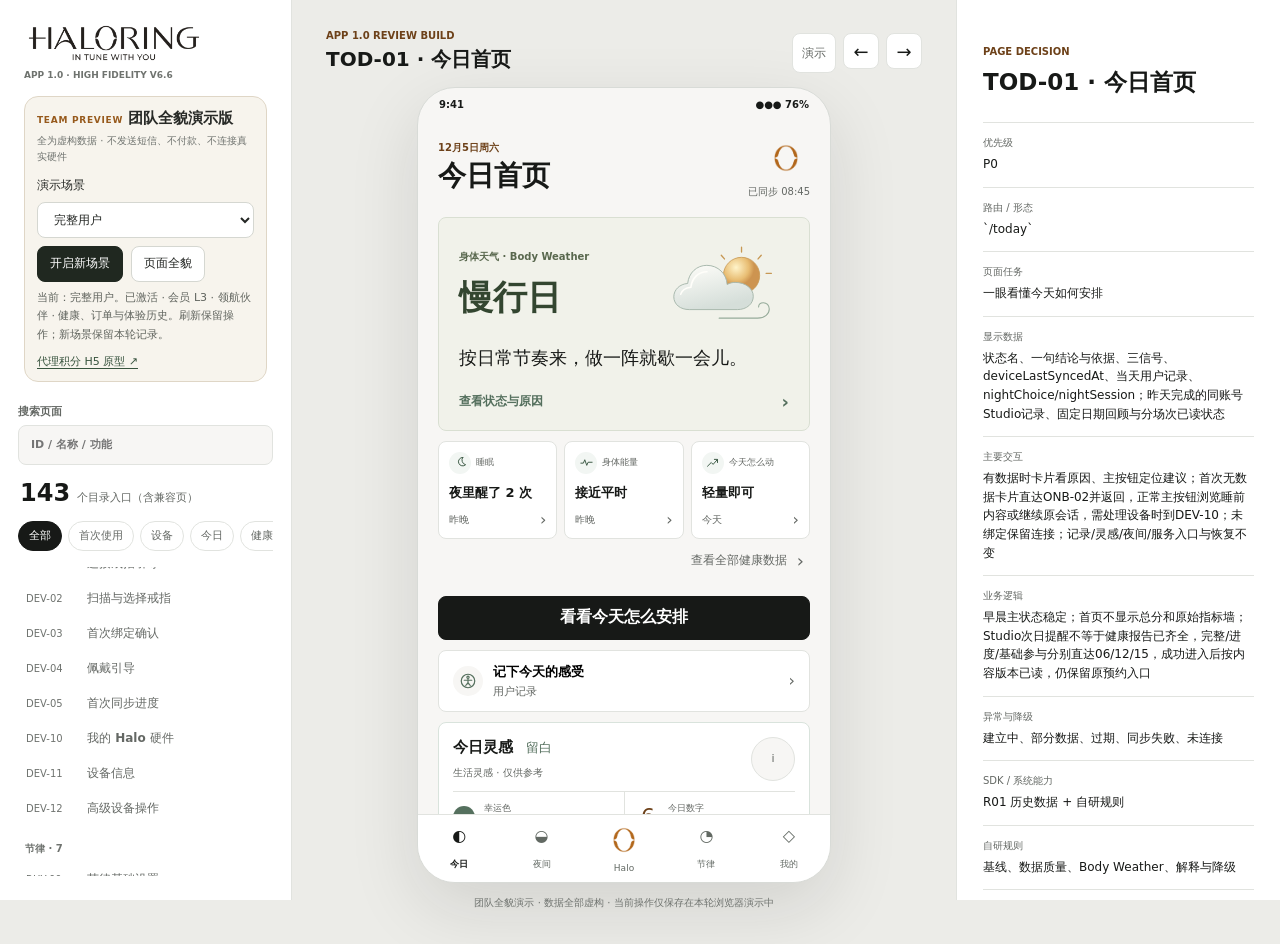
<file: index.html>
<!doctype html>
<html lang="zh-CN">
<head>
  <script src="team-entry.js?v=6.6-r11-20260916"></script>
  <script src="demo-session.js?v=6.6-r11-20260916"></script>
  <script src="team-fixtures.js?v=6.6-r12-20260920"></script>
  <script src="team-report-preview.js?v=6.6-r11-20260916"></script>
  <link rel="stylesheet" href="team-demo.css?v=6.6-r11-20260916">
  <script>
    // Fail closed before any business module if the isolated demo bootstrap did not load.
    if (new URLSearchParams(location.search).has("demo") && !window.HaloDemoSessionReady) {
      for (const name of ["localStorage", "sessionStorage"]) Object.defineProperty(window, name, {
        configurable: true, get() { throw new Error("独立演示尚未加载，请重新加载页面。"); }
      });
    }
  </script>
  <link rel="stylesheet" href="demo-session.css?v=6.6-r11-20260916">
  <link rel="stylesheet" href="coupon-wallet-page.css?v=6.6-r11-20260916">
  <meta charset="utf-8">
  <script>
    // A missing/older module must not leave the local review screen blank.
    // Retry reloads resources only; no account or prototype records are cleared.
    (() => {
      function showLoadFailure() {
        const screen = document.getElementById("screen");
        if (!screen || screen.children.length || screen.textContent.trim()) return;
        const panel = document.createElement("section");
        panel.style.cssText = "padding:36px 20px;text-align:center;line-height:1.8";
        const title = document.createElement("h1"); title.textContent = "页面暂未加载完成";
        const copy = document.createElement("p"); copy.textContent = "请重新加载。已保存的记录不会被清除。";
        const retry = document.createElement("button"); retry.type = "button"; retry.className = "primary"; retry.textContent = "重新加载";
        retry.onclick = () => { const url = new URL(location.href); url.searchParams.set("reload", String(Date.now())); location.replace(url.href); };
        panel.append(title, copy, retry); screen.append(panel);
      }
      function scheduleCheck() {
        if (document.readyState === "loading") document.addEventListener("DOMContentLoaded", showLoadFailure, {once:true});
        else setTimeout(showLoadFailure, 0);
      }
      window.addEventListener("error", event => { if (event.target === window || event.target?.tagName === "SCRIPT") scheduleCheck(); }, true);
      window.addEventListener("unhandledrejection", scheduleCheck);
    })();
  </script>
  <meta name="viewport" content="width=device-width, initial-scale=1">
  <meta name="robots" content="noindex, nofollow">
  <title>HALORING · 团队全貌演示版 · 模拟数据 · V6.6</title>
  <link rel="icon" type="image/png" href="assets/HALORING_super_symbol_copper.png">
  <link rel="stylesheet" href="styles.css?v=6.6-r11-20260916">
  <link rel="stylesheet" href="startup-page.css?v=6.6-r11-20260916">
  <link rel="stylesheet" href="member-center-page.css?v=6.6-r11-20260916">
  <script src="points-redemption-data.js?v=6.6-r11-20260916"></script>
  <link rel="stylesheet" href="points-home-page.css?v=6.6-r11-20260916">
  <script src="points-home-page.js?v=6.6-r11-20260916"></script>
  <link rel="stylesheet" href="points-ledger-page.css?v=6.6-r11-20260916">
  <script src="points-ledger-page.js?v=6.6-r11-20260916"></script>
  <link rel="stylesheet" href="points-catalog-page.css?v=6.6-r11-20260916">
  <script src="points-catalog-page.js?v=6.6-r11-20260916"></script>
  <link rel="stylesheet" href="points-redemption-page.css?v=6.6-r11-20260916">
  <script src="points-redemption-page.js?v=6.6-r11-20260916"></script>
  <link rel="stylesheet" href="member-levels-page.css?v=6.6-r11-20260916">
  <link rel="stylesheet" href="member-upgrade-page.css?v=6.6-r11-20260916">
  <link rel="stylesheet" href="member-tasks-page.css?v=6.6-r11-20260916">
  <link rel="stylesheet" href="member-task-detail-page.css?v=6.6-r11-20260916">
  <link rel="stylesheet" href="referral-page.css?v=6.6-r11-20260916">
  <link rel="stylesheet" href="member-badges-page.css?v=6.6-r11-20260916">
  <link rel="stylesheet" href="member-benefits-page.css?v=6.6-r11-20260916">
  <link rel="stylesheet" href="select-detail.css?v=6.6-r11-20260916">
  <link rel="stylesheet" href="select-cart.css?v=6.6-r11-20260916">
  <link rel="stylesheet" href="select-checkout.css?v=6.6-r11-20260916">
  <link rel="stylesheet" href="select-address.css?v=6.6-r11-20260916">
  <link rel="stylesheet" href="select-payment.css?v=6.6-r11-20260916">
  <link rel="stylesheet" href="select-orders.css?v=6.6-r11-20260916">
  <link rel="stylesheet" href="select-order-detail.css?v=6.6-r11-20260916">
  <link rel="stylesheet" href="select-aftersale.css?v=6.6-r11-20260916">
  <link rel="stylesheet" href="select-aftersale-progress.css?v=6.6-r11-20260916">
  <link rel="stylesheet" href="select-coupon.css?v=6.6-r11-20260916">
  <link rel="stylesheet" href="channel-application.css?v=6.6-r11-20260916">
  <link rel="stylesheet" href="channel-application-detail.css?v=6.6-r11-20260916">
  <link rel="stylesheet" href="channel-training.css?v=6.6-r11-20260916">
  <link rel="stylesheet" href="channel-application-progress.css?v=6.6-r11-20260916">
  <link rel="stylesheet" href="channel-supplement.css?v=6.6-r11-20260916">
  <link rel="stylesheet" href="channel-rejection.css?v=6.6-r11-20260916">
  <link rel="stylesheet" href="channel-withdrawal.css?v=6.6-r11-20260916">
  <link rel="stylesheet" href="channel-approval.css?v=6.6-r11-20260916">
  <link rel="stylesheet" href="channel-activation.css?v=6.6-r11-20260916">
  <link rel="stylesheet" href="channel-home.css?v=6.6-r11-20260916">
  <link rel="stylesheet" href="channel-orders.css?v=6.6-r11-20260916">
  <link rel="stylesheet" href="channel-earning.css?v=6.6-r11-20260916">
  <link rel="stylesheet" href="channel-ledger.css?v=6.6-r11-20260916">
  <link rel="stylesheet" href="channel-payout.css?v=6.6-r11-20260916">
  <link rel="stylesheet" href="channel-content.css?v=6.6-r11-20260916">
  <link rel="stylesheet" href="channel-policy.css?v=6.6-r11-20260916">
  <link rel="stylesheet" href="channel-tools.css?v=6.6-r11-20260916">
  <link rel="stylesheet" href="device-home-page.css?v=6.6-r11-20260916">
  <link rel="stylesheet" href="device-initial-sync-page.css?v=6.6-r11-20260916">
  <link rel="stylesheet" href="basic-profile-page.css?v=6.6-r11-20260916">
  <link rel="stylesheet" href="body-weather-intro.css?v=6.6-r11-20260916">
  <link rel="stylesheet" href="device-info-page.css?v=6.6-r11-20260916">
  <link rel="stylesheet" href="device-maintenance-page.css?v=6.6-r11-20260916">
  <link rel="stylesheet" href="data-privacy-page.css?v=6.6-r11-20260916">
  <link rel="stylesheet" href="notification-settings-page.css?v=6.6-r11-20260916">
  <link rel="stylesheet" href="system-health-source.css?v=6.6-r11-20260916">
  <link rel="stylesheet" href="general-settings-page.css?v=6.6-r11-20260916">
  <link rel="stylesheet" href="help-center-page.css?v=6.6-r11-20260916">
  <link rel="stylesheet" href="feedback-page.css?v=6.6-r11-20260916">
  <link rel="stylesheet" href="support-contact-page.css?v=6.6-r11-20260916">
  <link rel="stylesheet" href="about-legal-page.css?v=6.6-r11-20260916">
  <link rel="stylesheet" href="account-security-page.css?v=6.6-r11-20260916">
  <link rel="stylesheet" href="account-deletion-page.css?v=6.6-r11-20260916">
  <link rel="stylesheet" href="halo-history-page.css?v=6.6-r11-20260916">
  <link rel="stylesheet" href="halo-memory-page.css?v=6.6-r11-20260916">
  <link rel="stylesheet" href="halo-proactive-page.css?v=6.6-r11-20260916">
  <link rel="stylesheet" href="halo-feeling-page.css?v=6.6-r11-20260916">
  <link rel="stylesheet" href="halo-journey-page.css?v=6.6-r11-20260916">
  <link rel="stylesheet" href="halo-privacy-page.css?v=6.6-r11-20260916">
  <link rel="stylesheet" href="halo-settings-page.css?v=6.6-r11-20260916">
  <link rel="stylesheet" href="studio-preparation.css?v=6.6-r11-20260916">
  <link rel="stylesheet" href="night-review-page.css?v=6.6-r11-20260916">
  <link rel="stylesheet" href="night-home-page.css?v=6.6-r11-20260916">
<link rel="stylesheet" href="night-combo-page.css?v=6.6-r11-20260916">
  <link rel="stylesheet" href="night-wake-page.css?v=6.6-r11-20260916">
  <link rel="stylesheet" href="night-sound-page.css?v=6.6-r11-20260916">
  <link rel="stylesheet" href="night-alarm-page.css?v=6.6-r11-20260916">
  <link rel="stylesheet" href="night-morning-page.css?v=6.6-r11-20260916">
  <link rel="stylesheet" href="night-history-page.css?v=6.6-r11-20260916">
  <link rel="stylesheet" href="night-support-page.css?v=6.6-r11-20260916">
  <link rel="stylesheet" href="night-fade-page.css?v=6.6-r11-20260916">
  <link rel="stylesheet" href="health-reports-page.css?v=6.6-r11-20260916">
  <link rel="stylesheet" href="state-share-page.css?v=6.6-r11-20260916">
  <link rel="stylesheet" href="data-quality-page.css?v=6.6-r11-20260916">
  <link rel="stylesheet" href="rhythm-home-page.css?v=6.6-r11-20260916">
  <link rel="stylesheet" href="rhythm-guide-page.css?v=6.6-r11-20260916">
  <link rel="stylesheet" href="rhythm-editor-page.css?v=6.6-r11-20260916">
  <link rel="stylesheet" href="rhythm-settings-page.css?v=6.6-r11-20260916">
  <link rel="stylesheet" href="rhythm-setup-page.css?v=6.6-r11-20260916">
  <link rel="stylesheet" href="rhythm-management-page.css?v=6.6-r11-20260916">
  <link rel="stylesheet" href="rhythm-halo-page.css?v=6.6-r11-20260916">
  <link rel="stylesheet" href="rhythm-cycle-page.css?v=6.6-r11-20260916">
  <link rel="stylesheet" href="respiration-trend.css?v=6.6-r11-20260916">
  <link rel="stylesheet" href="oxygen-trend.css?v=6.6-r11-20260916">
  <link rel="stylesheet" href="temperature-trend.css?v=6.6-r11-20260916">
  <link rel="stylesheet" href="measurement-center.css?v=6.6-r11-20260916">
  <link rel="stylesheet" href="oxygen-day.css?v=6.6-r11-20260916">
  <link rel="stylesheet" href="oxygen-measurement.css?v=6.6-r11-20260916">
  <link rel="stylesheet" href="studio-feeling.css?v=6.6-r11-20260916">
  <link rel="stylesheet" href="studio-preflight.css?v=6.6-r11-20260916">
  <link rel="stylesheet" href="studio-session.css?v=6.6-r11-20260916">
  <link rel="stylesheet" href="studio-report.css?v=6.6-r11-20260916">
  <link rel="stylesheet" href="studio-post-report.css?v=6.6-r11-20260916">
  <link rel="stylesheet" href="studio-next-day.css?v=6.6-r11-20260916">
  <link rel="stylesheet" href="studio-today-reminder.css?v=6.6-r11-20260916">
  <link rel="stylesheet" href="studio-benefit.css?v=6.6-r11-20260916">
  <link rel="stylesheet" href="studio-contact.css?v=6.6-r11-20260916">
  <link rel="stylesheet" href="studio-history.css?v=6.6-r11-20260916">
  <link rel="stylesheet" href="studio-record.css?v=6.6-r11-20260916">
  <link rel="stylesheet" href="studio-code.css?v=6.6-r11-20260916">
  <link rel="stylesheet" href="studio-confirm.css?v=6.6-r11-20260916">
  <link rel="stylesheet" href="body-weather-visuals.css?v=6.6-r11-20260916">
</head>
<body>
  <main class="workspace">
    <aside class="rail" aria-label="页面导航">
      <div class="brand-lockup">
        <img class="brand-wordmark" src="assets/HALORING_wordmark_with_slogan_ink.png" alt="HALORING · IN TUNE WITH YOU">
        <small>APP 1.0 · HIGH FIDELITY V6.6</small>
      </div>
      <label class="search-field">
        <span>搜索页面</span>
        <input id="search" type="search" placeholder="ID / 名称 / 功能">
      </label>
      <div class="scope-summary"><b id="page-count">140</b><span>个目录入口（含兼容页）</span></div>
      <nav id="group-nav" class="group-nav" aria-label="模块筛选"></nav>
      <nav id="page-nav" class="page-nav" aria-label="页面清单"></nav>
    </aside>

    <section class="stage">
      <header class="stage-header">
        <div><span>APP 1.0 REVIEW BUILD</span><strong id="stage-title">TOD-01 · 今日首页</strong></div>
        <div class="stage-tools">
          <button id="previous" class="icon-button" type="button" title="上一页" aria-label="上一页">←</button>
          <button id="next" class="icon-button" type="button" title="下一页" aria-label="下一页">→</button>
        </div>
      </header>
      <div class="device-shell">
        <div class="device-status"><span>9:41</span><span>●●● 76%</span></div>
        <section id="screen" class="screen" aria-live="polite"></section>
        <nav id="tabbar" class="tabbar" aria-label="主导航">
          <button data-tab="TOD-01"><i>◐</i><span>今日</span></button>
          <button data-tab="NIG-01"><i>◒</i><span>夜间</span></button>
          <button data-tab="HAL-01" class="halo-tab"><i><img src="assets/HALORING_super_symbol_copper.png" alt=""></i><span>Halo</span></button>
          <button data-tab="RHY-01"><i>◔</i><span>节律</span></button>
          <button data-tab="MY-01"><i>◇</i><span>我的</span></button>
        </nav>
      </div>
      <p class="prototype-note">可点击原型 · 会员 v1.20、Halo Select 与角色门控渠道经营已整合</p>
    </section>

    <aside class="inspector" aria-label="开发审阅信息">
      <p class="section-kicker">PAGE DECISION</p>
      <h2 id="inspect-title">今日首页</h2>
      <dl id="inspect-data"></dl>
      <div id="review-controls"></div>
      <div class="legend"><span></span> 当前 App 1.0 冻结范围</div>
    </aside>
  </main>
  <div id="toast" class="toast" role="status" aria-live="polite"></div>
  <div id="modal-root"></div>
<script src="pages-data.js?v=6.6-r11-20260916"></script>
  <script src="select-gallery.js?v=6.6-r11-20260916"></script>
  <script src="select-address-parser.js?v=6.6-r11-20260916"></script>
  <script src="select-address-view.js?v=6.6-r11-20260916"></script>
  <script src="select-address-controller.js?v=6.6-r11-20260916"></script>
  <script src="select-payment-view.js?v=6.6-r11-20260916"></script>
  <script src="select-orders-view.js?v=6.6-r11-20260916"></script>
  <script src="select-orders-page.js?v=6.6-r11-20260916"></script>
  <script src="select-order-detail-view.js?v=6.6-r11-20260916"></script>
  <script src="select-order-detail-page.js?v=6.6-r11-20260916"></script>
  <script src="select-aftersale-page.js?v=6.6-r11-20260916"></script>
  <script src="select-aftersale-progress.js?v=6.6-r11-20260916"></script>
  <script src="select-checkout-view.js?v=6.6-r11-20260916"></script>
  <script src="select-coupon-view.js?v=6.6-r11-20260916"></script>
  <script src="channel-account-store.js?v=6.6-r11-20260916"></script>
  <script src="commercial-account-store.js?v=6.6-r11-20260916"></script>
  <script src="channel-settlement.js?v=6.6-r11-20260916"></script>
  <script src="service-regions.js?v=6.6-r11-20260916"></script>
  <script src="partner-navigation.js?v=6.6-r11-20260916"></script>
  <script src="partner-party.js?v=6.6-r11-20260916"></script>
  <script src="channel-application-page.js?v=6.6-r11-20260916"></script>
<script src="channel-training.js?v=6.6-r11-20260916"></script>
  <script src="channel-application-progress.js?v=6.6-r11-20260916"></script>
  <script src="channel-supplement-page.js?v=6.6-r11-20260916"></script>
  <script src="channel-rejection-page.js?v=6.6-r11-20260916"></script>
  <script src="channel-withdrawal-page.js?v=6.6-r11-20260916"></script>
  <script src="channel-approval-page.js?v=6.6-r11-20260916"></script>
  <script src="channel-activation-page.js?v=6.6-r11-20260916"></script>
  <script src="channel-payout-page.js?v=6.6-r11-20260916"></script>
  <script src="channel-content-page.js?v=6.6-r11-20260916"></script>
  <script src="channel-policy-page.js?v=6.6-r11-20260916"></script>
  <script src="channel-tools-page.js?v=6.6-r11-20260916"></script>
  <script src="member-data.js?v=6.6-r11-20260916"></script>
  <script src="coupon-wallet-page.js?v=6.6-r11-20260916"></script>
  <script src="member-task-ledger.js?v=6.6-r11-20260916"></script>
  <script src="member-task-recovery.js?v=6.6-r11-20260916"></script>
  <script src="member-center-page.js?v=6.6-r11-20260916"></script>
  <script src="member-levels-page.js?v=6.6-r11-20260916"></script>
  <script src="member-upgrade-page.js?v=6.6-r11-20260916"></script>
  <script src="member-tasks-page.js?v=6.6-r11-20260916"></script>
  <script src="member-task-detail-page.js?v=6.6-r11-20260916"></script>
  <script src="referral-page.js?v=6.6-r11-20260916"></script>
  <script src="member-badges-page.js?v=6.6-r11-20260916"></script>
  <script src="member-benefits-page.js?v=6.6-r11-20260916"></script>
  <script src="studio-benefit-ledger.js?v=6.6-r11-20260916"></script>
<script src="commercial-pages.js?v=6.6-r11-20260916"></script>
  <script src="share-assets.js?v=6.6-r11-20260916"></script>
  <script src="startup-page.js?v=6.6-r11-20260916"></script>
  <script src="basic-profile-page.js?v=6.6-r11-20260916"></script>
  <script src="body-weather-intro.js?v=6.6-r11-20260916"></script>
  <script src="device-scan-page.js?v=6.6-r11-20260916"></script>
  <script src="device-bind-page.js?v=6.6-r11-20260916"></script>
  <script src="device-home-page.js?v=6.6-r12-20260920"></script>
  <script src="device-info-page.js?v=6.6-r11-20260916"></script>
  <script src="device-maintenance-page.js?v=6.6-r11-20260916"></script>
  <script src="data-privacy-page.js?v=6.6-r11-20260916"></script>
  <script src="notification-settings-page.js?v=6.6-r11-20260916"></script>
  <script src="system-health-source.js?v=6.6-r11-20260916"></script>
  <script src="device-wear-page.js?v=6.6-r11-20260916"></script>
  <script src="device-initial-sync-page.js?v=6.6-r11-20260916"></script>
  <script src="studio-payment-page.js?v=6.6-r11-20260916"></script>
  <script src="studio-reservation-page.js?v=6.6-r11-20260916"></script>
  <script src="studio-preparation-page.js?v=6.6-r11-20260916"></script>
  <script src="studio-feeling-page.js?v=6.6-r11-20260916"></script>
  <script src="studio-preflight-page.js?v=6.6-r11-20260916"></script>
  <script src="studio-session-page.js?v=6.6-r11-20260916"></script>
  <script src="studio-report-page.js?v=6.6-r11-20260916"></script>
  <script src="studio-post-report-page.js?v=6.6-r11-20260916"></script>
  <script src="studio-next-day-page.js?v=6.6-r11-20260916"></script>
  <script src="studio-today-reminder.js?v=6.6-r11-20260916"></script>
  <script src="studio-benefit-page.js?v=6.6-r11-20260916"></script>
  <script src="studio-contact-page.js?v=6.6-r11-20260916"></script>
  <script src="studio-history-page.js?v=6.6-r11-20260916"></script>
  <script src="studio-record-page.js?v=6.6-r11-20260916"></script>
  <script src="studio-code-page.js?v=6.6-r11-20260916"></script>
  <script src="studio-confirm-page.js?v=6.6-r11-20260916"></script>
  <script src="night-review-page.js?v=6.6-r11-20260916"></script>
  <script src="night-playlist.js?v=6.6-r11-20260916"></script>
  <script src="night-combo-page.js?v=6.6-r11-20260916"></script>
  <script src="night-wake-page.js?v=6.6-r11-20260916"></script>
  <script src="night-sound-page.js?v=6.6-r11-20260916"></script>
  <script src="night-morning-page.js?v=6.6-r11-20260916"></script>
  <script src="night-history-page.js?v=6.6-r11-20260916"></script>
  <script src="night-support-page.js?v=6.6-r11-20260916"></script>
  <script src="night-fade-page.js?v=6.6-r11-20260916"></script>
  <script src="today-rhythm-storage.js?v=6.6-r11-20260916"></script>
  <script src="account-personal-scope.js?v=6.6-r11-20260916"></script>
  <script src="health-reports-page.js?v=6.6-r11-20260916"></script>
  <script src="state-share-page.js?v=6.6-r11-20260916"></script>
  <script src="data-quality-page.js?v=6.6-r11-20260916"></script>
  <script src="rhythm-record-store.js?v=6.6-r11-20260916"></script>
  <script src="rhythm-home-page.js?v=6.6-r11-20260916"></script>
  <script src="rhythm-cycle-store.js?v=6.6-r11-20260916"></script>
  <script src="rhythm-cycle-page.js?v=6.6-r11-20260916"></script>
  <script src="rhythm-guide-page.js?v=6.6-r11-20260916"></script>
  <script src="rhythm-editor-page.js?v=6.6-r11-20260916"></script>
  <script src="rhythm-settings-store.js?v=6.6-r11-20260916"></script>
  <script src="rhythm-settings-page.js?v=6.6-r11-20260916"></script>
  <script src="rhythm-setup-page.js?v=6.6-r11-20260916"></script>
  <script src="body-weather-route-compat.js?v=6.6-r11-20260916"></script>
  <script src="rhythm-management-store.js?v=6.6-r11-20260916"></script>
  <script src="rhythm-management-page.js?v=6.6-r11-20260916"></script>
  <script src="rhythm-halo-handoff.js?v=6.6-r11-20260916"></script>
  <script src="rhythm-halo-page.js?v=6.6-r11-20260916"></script>
  <script src="heart-trend.js?v=6.6-r11-20260916"></script>
  <script src="respiration-trend.js?v=6.6-r11-20260916"></script>
  <script src="oxygen-trend.js?v=6.6-r11-20260916"></script>
  <script src="temperature-trend.js?v=6.6-r11-20260916"></script>
  <script src="oxygen-day.js?v=6.6-r11-20260916"></script>
  <script src="oxygen-measurement.js?v=6.6-r11-20260916"></script>
  <script src="measurement-center.js?v=6.6-r11-20260916"></script>
  <script src="help-center-page.js?v=6.6-r11-20260916"></script>
  <script src="feedback-page.js?v=6.6-r11-20260916"></script>
  <script src="support-contact-page.js?v=6.6-r11-20260916"></script>
  <script src="about-legal-page.js?v=6.6-r11-20260916"></script>
  <script src="account-security-page.js?v=6.6-r11-20260916"></script>
  <script src="account-deletion-page.js?v=6.6-r11-20260916"></script>
  <script src="halo-account-scope.js?v=6.6-r11-20260916"></script>
  <script src="halo-history-page.js?v=6.6-r11-20260916"></script>
  <script src="halo-memory-page.js?v=6.6-r11-20260916"></script>
  <script src="halo-proactive-page.js?v=6.6-r11-20260916"></script>
  <script src="halo-feeling-page.js?v=6.6-r11-20260916"></script>
  <script src="halo-journey-page.js?v=6.6-r11-20260916"></script>
  <script src="halo-privacy-page.js?v=6.6-r11-20260916"></script>
  <script src="halo-settings-page.js?v=6.6-r11-20260916"></script>
<script src="body-weather-visuals.js?v=6.6-r11-20260916"></script>
<link rel="stylesheet" href="halo-home-ui-preview.css?v=6.6-r11-20260916">
<script src="halo-home-ui-preview.js?v=6.6-r11-20260916"></script>
<link rel="stylesheet" href="partner-review.css?v=6.6-r11-20260916">
<script src="partner-review-model.js?v=6.6-r11-20260916"></script>
<script src="partner-review.js?v=6.6-r11-20260916"></script>
<link rel="stylesheet" href="academy-home-review.css?v=6.6-r11-20260916">
<script src="academy-home-model.js?v=6.6-r11-20260916"></script>
<script src="academy-home-review.js?v=6.6-r11-20260916"></script>
<script src="app.js?v=6.6-r11-20260916"></script>
</body>
</html>
</file>
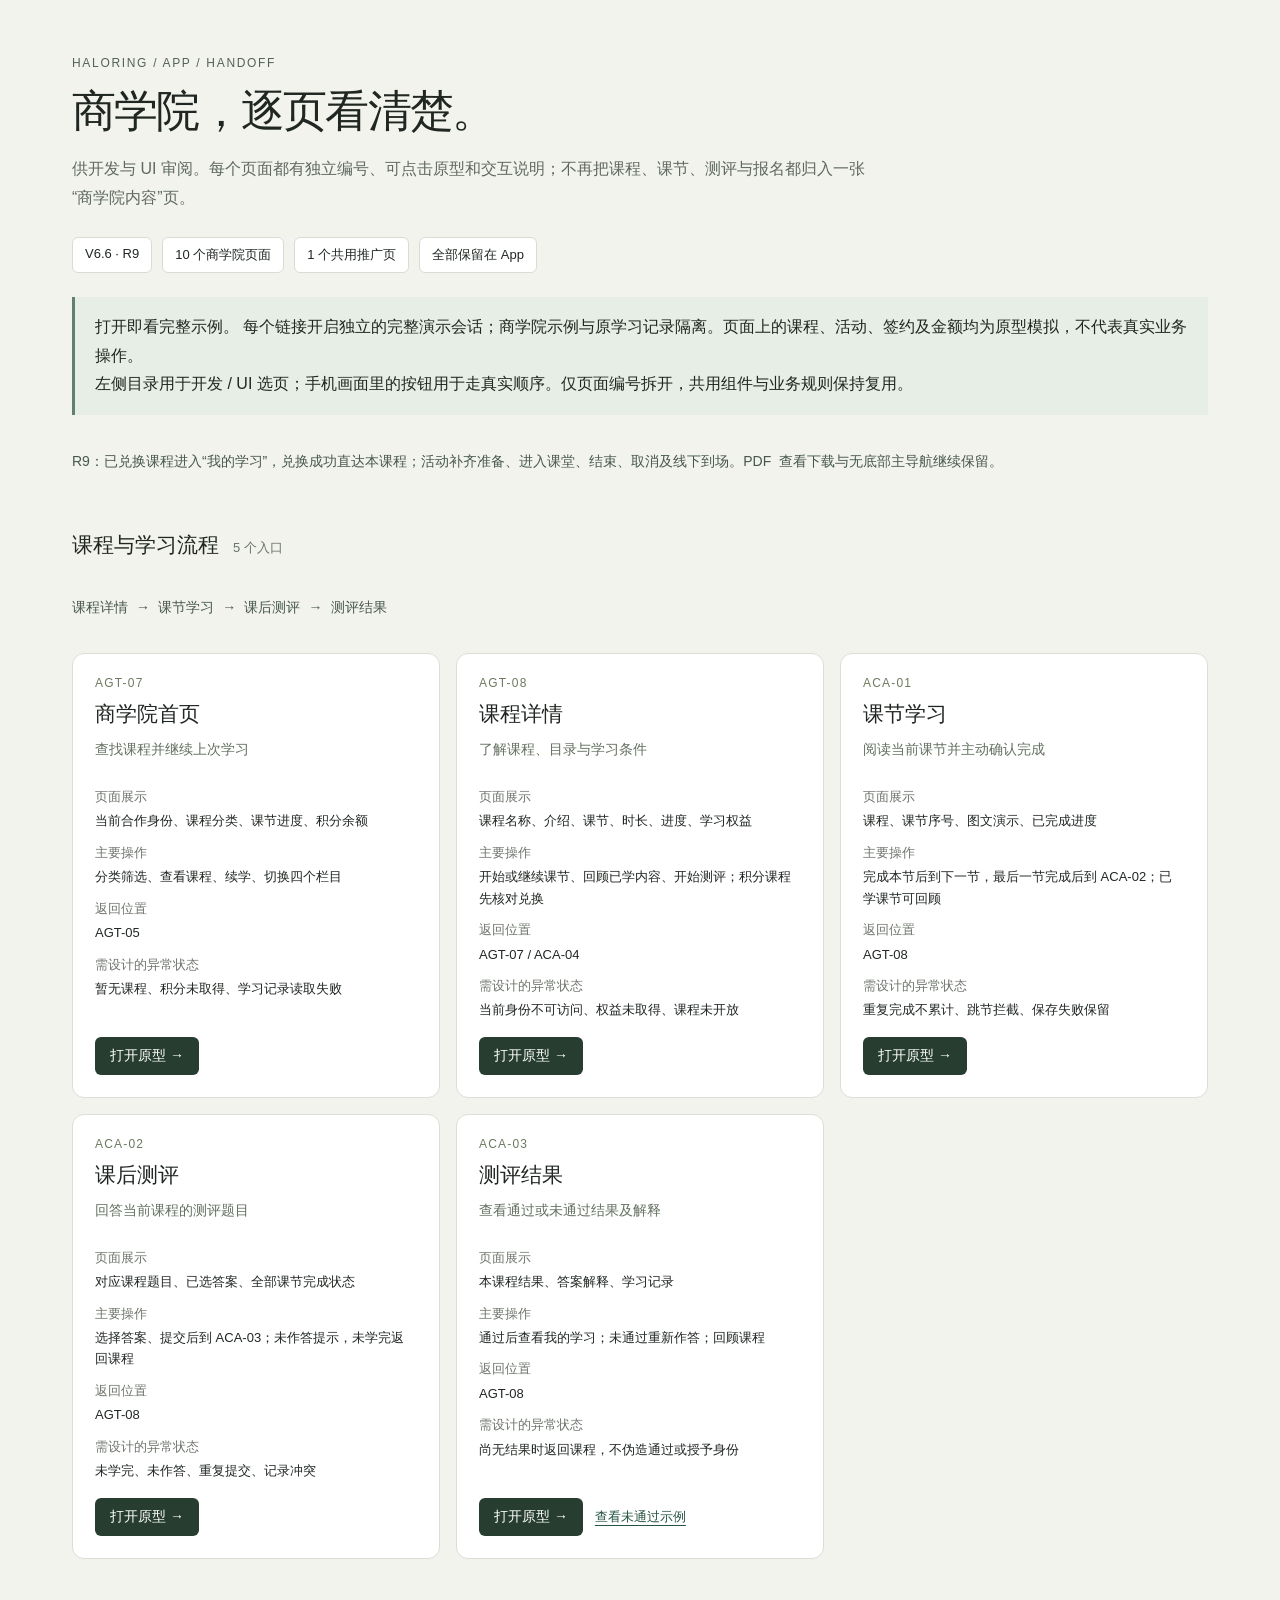
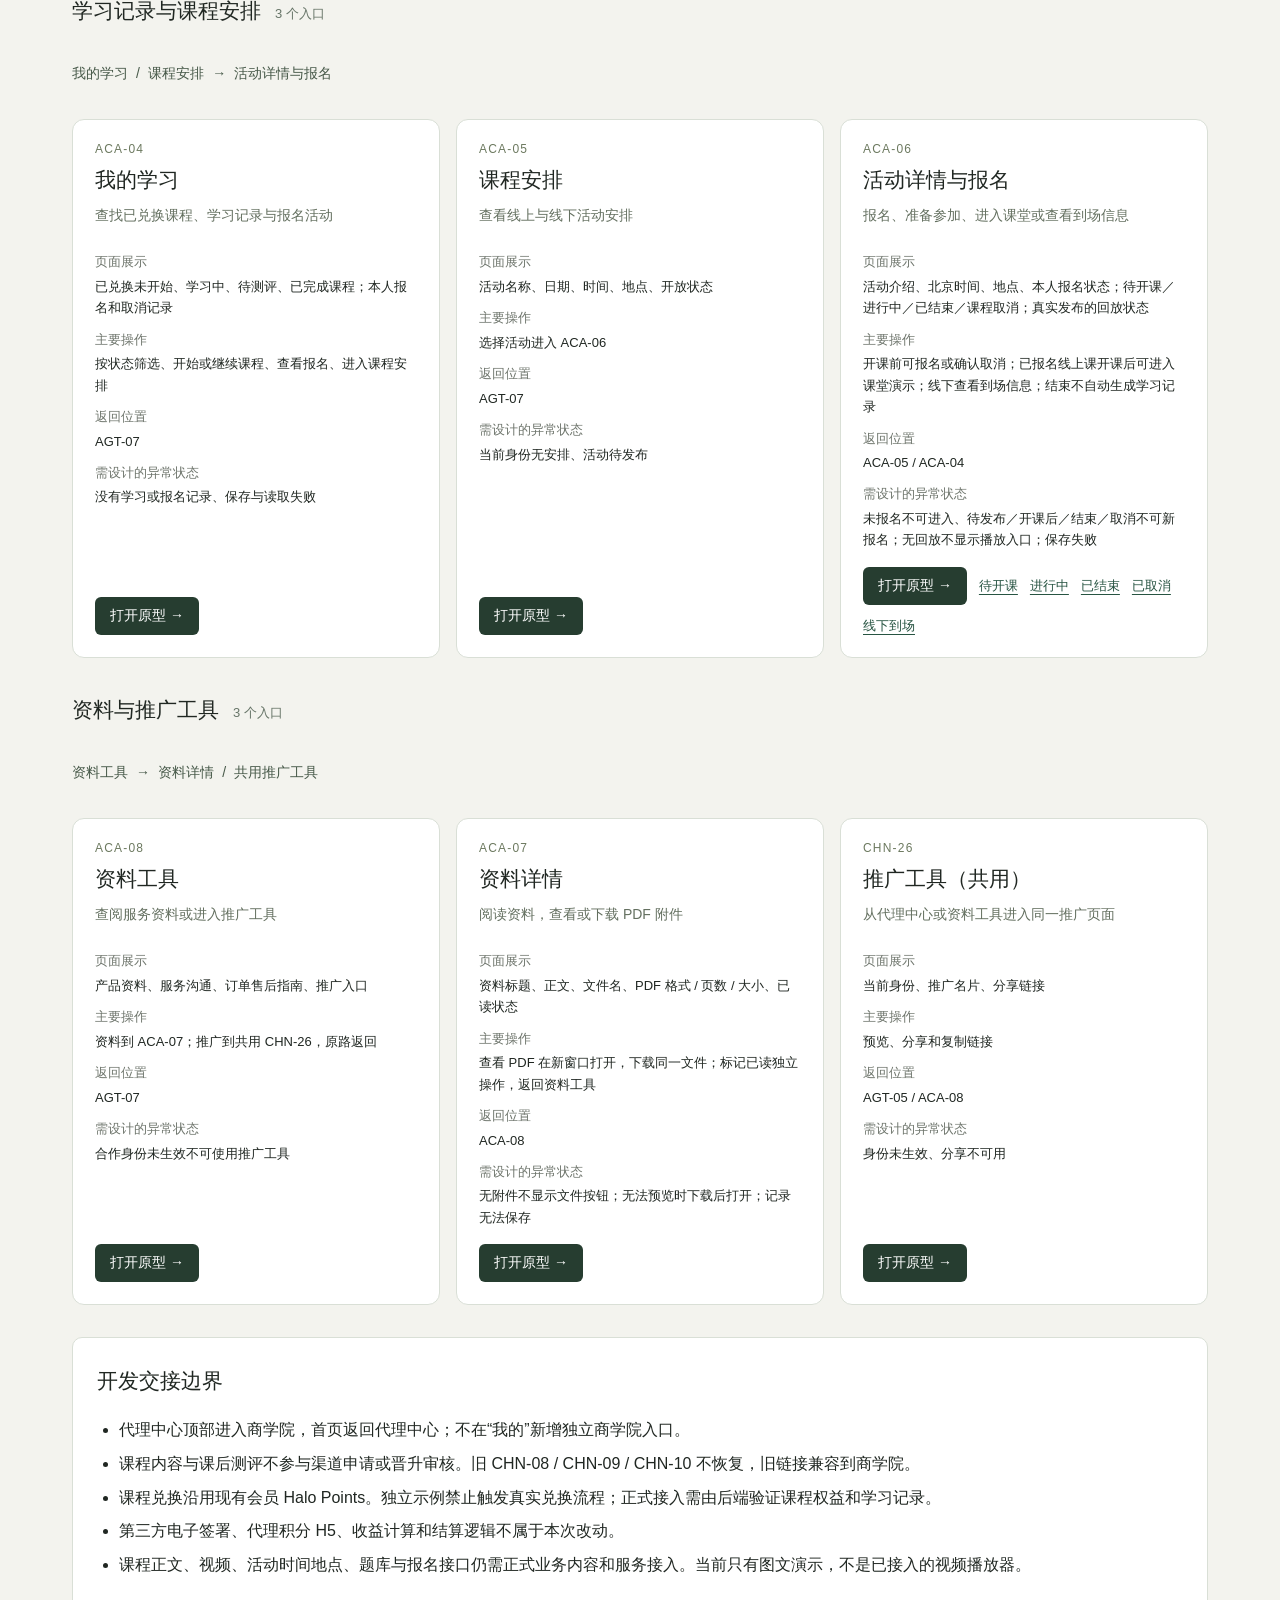
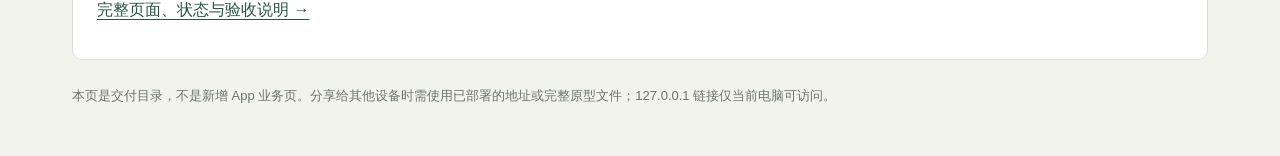
<file: academy-handoff.html>
<!doctype html>
<html lang="zh-CN">
<head>
  <meta charset="utf-8">
  <meta name="viewport" content="width=device-width,initial-scale=1">
  <title>商学院 · 开发与 UI 交付目录 · V6.6</title>
  <style>
    :root{color-scheme:light;font-family:Inter,"Segoe UI","Microsoft YaHei",sans-serif;color:#202722;background:#f3f3ee;font-synthesis:none}
    *{box-sizing:border-box}body{margin:0}main{max-width:1192px;margin:auto;padding:56px 28px 36px}a{color:#275442;text-underline-offset:4px}a:focus-visible{outline:3px solid #a5692d;outline-offset:5px}.eyebrow{font-size:12px;letter-spacing:.14em;color:#536257}h1{font-size:clamp(28px,4vw,44px);line-height:1.3;letter-spacing:-.04em;margin:12px 0 14px}header>p{max-width:800px;line-height:1.8;color:#5e695f}.meta{display:flex;gap:10px;flex-wrap:wrap;margin:24px 0}.meta span{background:white;border:1px solid #d7ddd5;padding:8px 12px;border-radius:6px;font-size:13px}.notice{background:#e7eee6;border-left:3px solid #62816b;padding:16px 20px;line-height:1.8}.notice p{margin:0}.section-title{margin:38px 0 16px;display:flex;gap:14px;align-items:baseline;flex-wrap:wrap}h2{font-size:21px;margin:0}.section-title p{font-size:13px;color:#677568;margin:0}.cards{display:grid;grid-template-columns:repeat(3,minmax(0,1fr));gap:16px}.card{background:white;border:1px solid #d9dfd6;border-radius:12px;padding:22px;display:flex;flex-direction:column}.id{font-size:12px;color:#6c795f;letter-spacing:.1em}.card h3{font-size:21px;margin:10px 0}.card p{font-size:14px;color:#647060;line-height:1.7;margin:0 0 14px}.card dl{font-size:13px;line-height:1.65;margin:0 0 16px;flex:1}.card dt{color:#6e756c;margin-top:10px}.card dd{margin:3px 0 0}.links{display:flex;gap:12px;align-items:center;flex-wrap:wrap}.primary{display:inline-block;border-radius:6px;background:#263d30;color:white;padding:10px 15px;font-size:14px;text-decoration:none}.secondary{font-size:13px}.flow{padding:18px 0;color:#475949;font-size:14px;line-height:2;word-spacing:.3em}.details{margin-top:32px;background:#fff;padding:24px;border:1px solid #d9dfd6;border-radius:10px;line-height:1.8}.details p{margin:10px 0}.details ul{padding-left:22px}.details li{margin:5px 0}.foot{margin-top:24px;font-size:13px;color:#6a7469;line-height:1.8}@media(max-width:850px){.cards{grid-template-columns:repeat(2,minmax(0,1fr))}}@media(max-width:560px){main{padding:28px 18px}.cards{grid-template-columns:1fr}.card{padding:20px}}
  </style>
</head>
<body>
<main>
  <header><div class="eyebrow">HALORING / APP / HANDOFF</div><h1>商学院，逐页看清楚。</h1><p>供开发与 UI 审阅。每个页面都有独立编号、可点击原型和交互说明；不再把课程、课节、测评与报名都归入一张“商学院内容”页。</p><div class="meta"><span>V6.6 · R9</span><span>10 个商学院页面</span><span>1 个共用推广页</span><span>全部保留在 App</span></div></header>
  <div class="notice"><p><strong>打开即看完整示例。</strong> 每个链接开启独立的完整演示会话；商学院示例与原学习记录隔离。页面上的课程、活动、签约及金额均为原型模拟，不代表真实业务操作。</p><p>左侧目录用于开发 / UI 选页；手机画面里的按钮用于走真实顺序。仅页面编号拆开，共用组件与业务规则保持复用。</p></div>
  <p class="flow">R9：已兑换课程进入“我的学习”，兑换成功直达本课程；活动补齐准备、进入课堂、结束、取消及线下到场。PDF 查看下载与无底部主导航继续保留。</p>
  <div id="directory" aria-label="商学院交付页面"></div>
  <section class="details"><h2>开发交接边界</h2><ul><li>代理中心顶部进入商学院，首页返回代理中心；不在“我的”新增独立商学院入口。</li><li>课程内容与课后测评不参与渠道申请或晋升审核。旧 CHN-08 / CHN-09 / CHN-10 不恢复，旧链接兼容到商学院。</li><li>课程兑换沿用现有会员 Halo Points。独立示例禁止触发真实兑换流程；正式接入需由后端验证课程权益和学习记录。</li><li>第三方电子签署、代理积分 H5、收益计算和结算逻辑不属于本次改动。</li><li>课程正文、视频、活动时间地点、题库与报名接口仍需正式业务内容和服务接入。当前只有图文演示，不是已接入的视频播放器。</li></ul><p><a href="ACADEMY_HANDOFF_V6.6.md">完整页面、状态与验收说明 →</a></p></section>
  <p class="foot">本页是交付目录，不是新增 App 业务页。分享给其他设备时需使用已部署的地址或完整原型文件；127.0.0.1 链接仅当前电脑可访问。</p>
</main>
<script src="academy-home-model.js?v=6.6-r11-20260916"></script>
<script>
(() => {
  const specs=window.HaloAcademyHomeModel.pageSpecs;
  const sections=[['课程与学习流程','课程详情 → 课节学习 → 课后测评 → 测评结果',['AGT-07','AGT-08','ACA-01','ACA-02','ACA-03']],['学习记录与课程安排','我的学习 / 课程安排 → 活动详情与报名',['ACA-04','ACA-05','ACA-06']],['资料与推广工具','资料工具 → 资料详情 / 共用推广工具',['ACA-08','ACA-07','CHN-26']]];
  const escape=s=>String(s).replace(/[&<>"']/g,c=>({'&':'&amp;','<':'&lt;','>':'&gt;','"':'&quot;',"'":'&#39;'}[c]));
  function href(id,variant){const url=new URL('index.html',location.href);url.search=new URLSearchParams({v:'6.6',demo:'new',scene:'full',demoScene:'full',partnerCase:'L4',partnerUI:'review',academyUI:'review'});if(specs[id])url.searchParams.set('academyPreview',id);if(variant)url.searchParams.set('academyVariant',variant);url.hash=id;return escape(url.href);}
  document.getElementById('directory').innerHTML=sections.map(([title,flow,ids])=>'<section><div class="section-title"><h2>'+title+'</h2><p>'+ids.length+' 个入口</p></div><p class="flow">'+flow+'</p><div class="cards">'+ids.map(id=>{
    const p=specs[id]||{name:'推广工具（共用）',task:'从代理中心或资料工具进入同一推广页面',data:'当前身份、推广名片、分享链接',interaction:'预览、分享和复制链接',parent:'AGT-05 / ACA-08',exception:'身份未生效、分享不可用'};
    return '<article class="card"><span class="id">'+id+'</span><h3>'+escape(p.name)+'</h3><p>'+escape(p.task)+'</p><dl><dt>页面展示</dt><dd>'+escape(p.data)+'</dd><dt>主要操作</dt><dd>'+escape(p.interaction)+'</dd><dt>返回位置</dt><dd>'+escape(p.parent)+'</dd><dt>需设计的异常状态</dt><dd>'+escape(p.exception)+'</dd></dl><div class="links"><a class="primary" href="'+href(id)+'">打开原型 →</a>'+(id==='ACA-03'?'<a class="secondary" href="'+href(id,'failed')+'">查看未通过示例</a>':'')+(id==='ACA-06'?[['waiting','待开课'],['live','进行中'],['ended','已结束'],['cancelled','已取消'],['offline','线下到场']].map(([v,label])=>'<a class="secondary" href="'+href(id,v)+'">'+label+'</a>').join(''):'')+'</div></article>';
  }).join('')+'</div></section>').join('');
})();
</script>
</body>
</html>
</file>
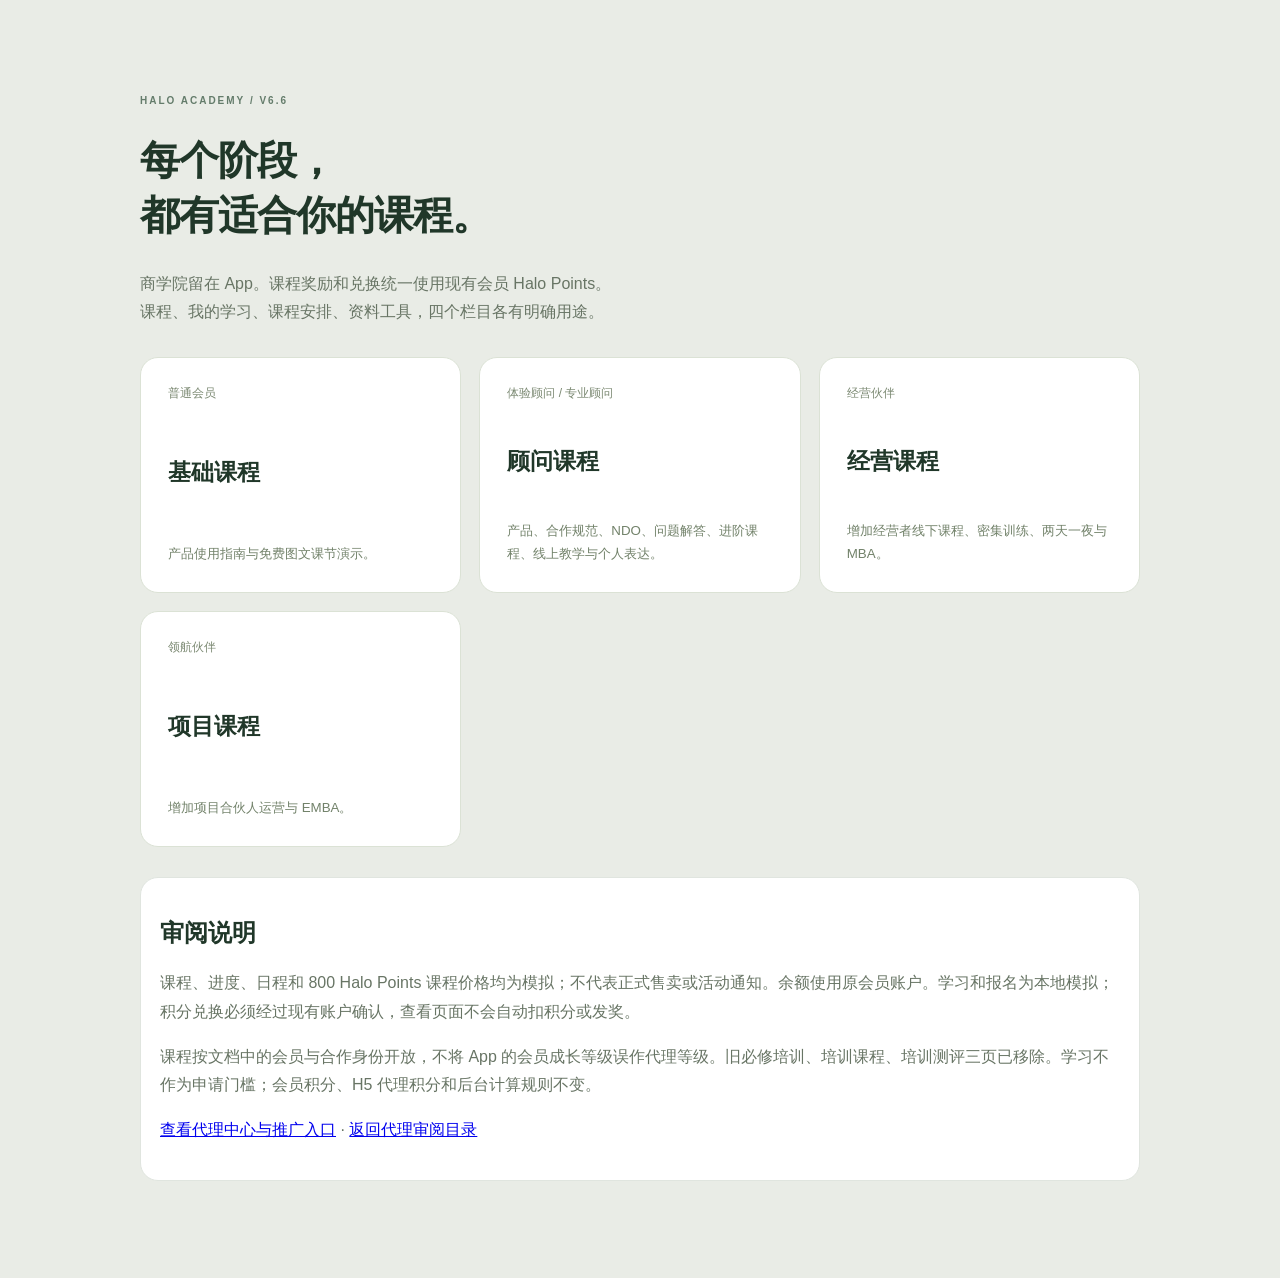
<file: academy-home-review.html>
<!doctype html>
<html lang="zh-CN"><head><meta charset="utf-8"><meta name="viewport" content="width=device-width,initial-scale=1"><title>商学院 · V6.6 本地审阅</title><link rel="stylesheet" href="partner-review.css?v=6.6-r11-20260916"></head>
<body class="partner-standalone"><main class="partner-launch"><span class="p-kicker">HALO ACADEMY / V6.6</span><h1>每个阶段，<br>都有适合你的课程。</h1><p>商学院留在 App。课程奖励和兑换统一使用现有会员 Halo Points。<br>课程、我的学习、课程安排、资料工具，四个栏目各有明确用途。</p>
<div class="partner-launch-grid">
<a data-case="member" href="index.html?v=6.6&partnerUI=review&academyUI=review&partnerCase=member&scene=full&demo=new#AGT-07"><span>普通会员</span><b>基础课程</b><small>产品使用指南与免费图文课节演示。</small></a>
<a data-case="L1" href="index.html?v=6.6&partnerUI=review&academyUI=review&partnerCase=L1&scene=full&demo=new#AGT-07"><span>体验顾问 / 专业顾问</span><b>顾问课程</b><small>产品、合作规范、NDO、问题解答、进阶课程、线上教学与个人表达。</small></a>
<a data-case="L3" href="index.html?v=6.6&partnerUI=review&academyUI=review&partnerCase=L3&scene=full&demo=new#AGT-07"><span>经营伙伴</span><b>经营课程</b><small>增加经营者线下课程、密集训练、两天一夜与 MBA。</small></a>
<a data-case="L4" href="index.html?v=6.6&partnerUI=review&academyUI=review&partnerCase=L4&scene=full&demo=new#AGT-07"><span>领航伙伴</span><b>项目课程</b><small>增加项目合伙人运营与 EMBA。</small></a>
</div>
<section class="p-card"><h2>审阅说明</h2><p>课程、进度、日程和 800 Halo Points 课程价格均为模拟；不代表正式售卖或活动通知。余额使用原会员账户。学习和报名为本地模拟；积分兑换必须经过现有账户确认，查看页面不会自动扣积分或发奖。</p><p>课程按文档中的会员与合作身份开放，不将 App 的会员成长等级误作代理等级。旧必修培训、培训课程、培训测评三页已移除。学习不作为申请门槛；会员积分、H5 代理积分和后台计算规则不变。</p><p><a href="index.html?v=6.6&partnerUI=review&academyUI=review&partnerCase=L4&scene=full&demo=new#AGT-05">查看代理中心与推广入口</a> · <a href="partner-review.html">返回代理审阅目录</a></p></section></main>
<script>document.querySelectorAll('a[data-case]').forEach(link=>{const url=new URL(link.href);url.searchParams.set('demo',Array.from(crypto.getRandomValues(new Uint8Array(16)),v=>v.toString(16).padStart(2,'0')).join(''));link.href=url.href;});</script>
</body></html>
</file>
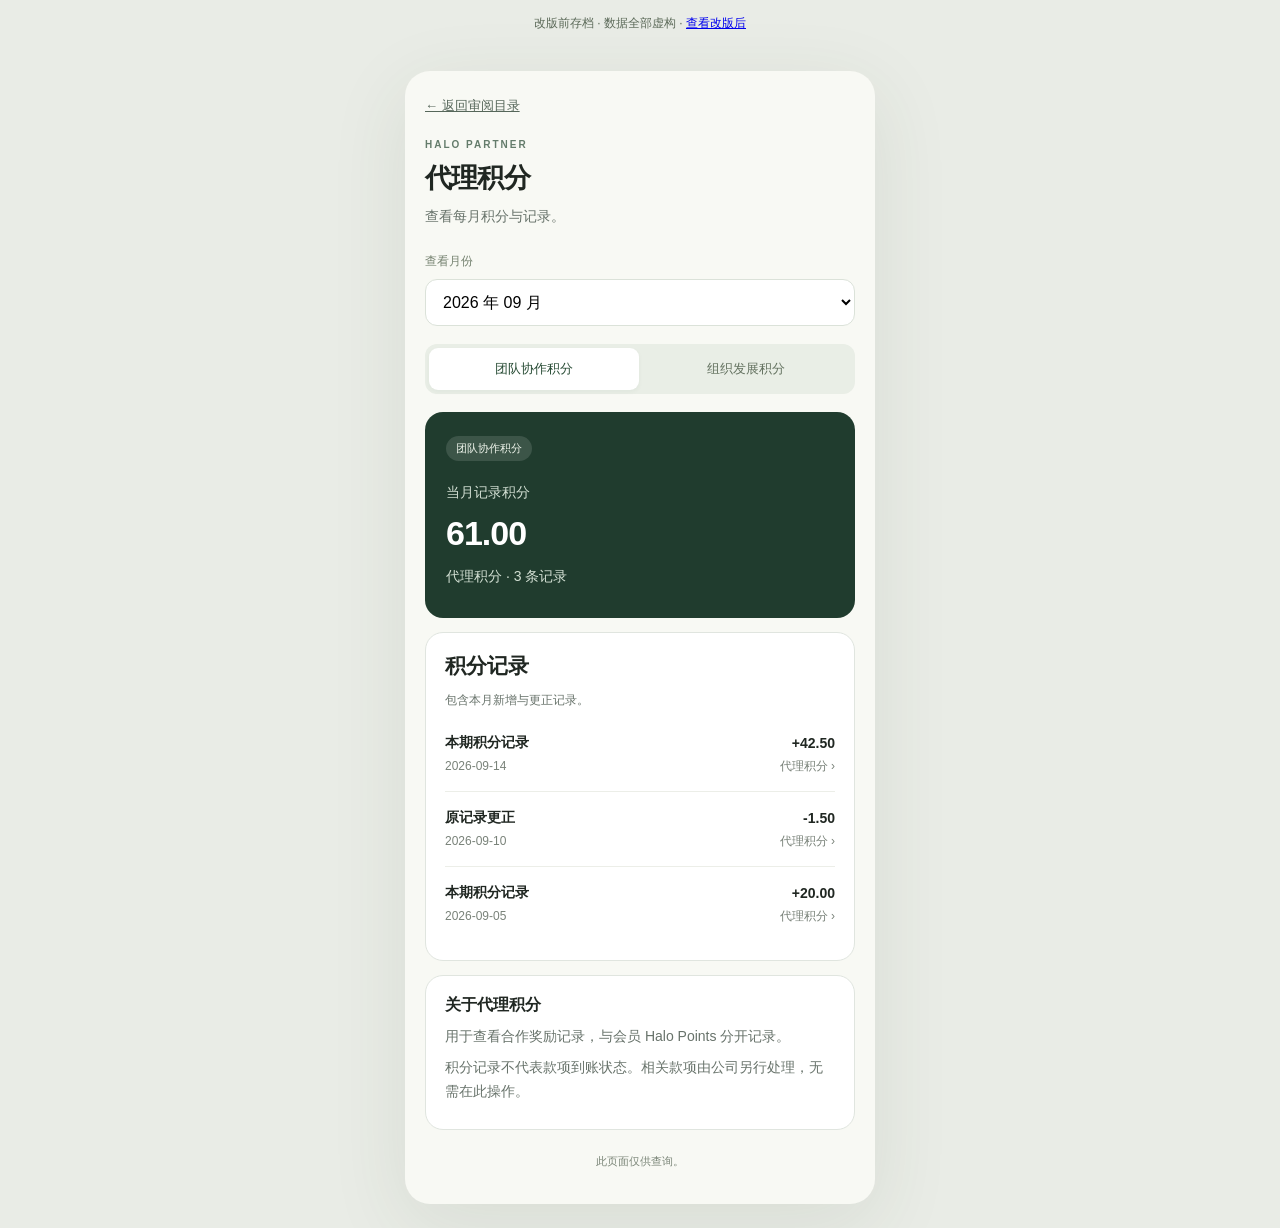
<file: agent-points-before.html>
<!doctype html><html lang="zh-CN"><head><meta charset="utf-8"><meta name="viewport" content="width=device-width,initial-scale=1"><title>代理积分 · 改版前原型</title><link rel="stylesheet" href="partner-review.css?v=6.6-r11-20260916"></head>
<body class="partner-standalone"><div class="partner-review-label">改版前存档 · 数据全部虚构 · <a href="agent-points-review.html">查看改版后</a></div><main id="agent-points" class="partner-page partner-h5"></main><script src="partner-review-model.js?v=6.6-r11-20260916"></script><script src="agent-points-review.js?v=6.6-r11-20260916"></script></body></html>
</file>
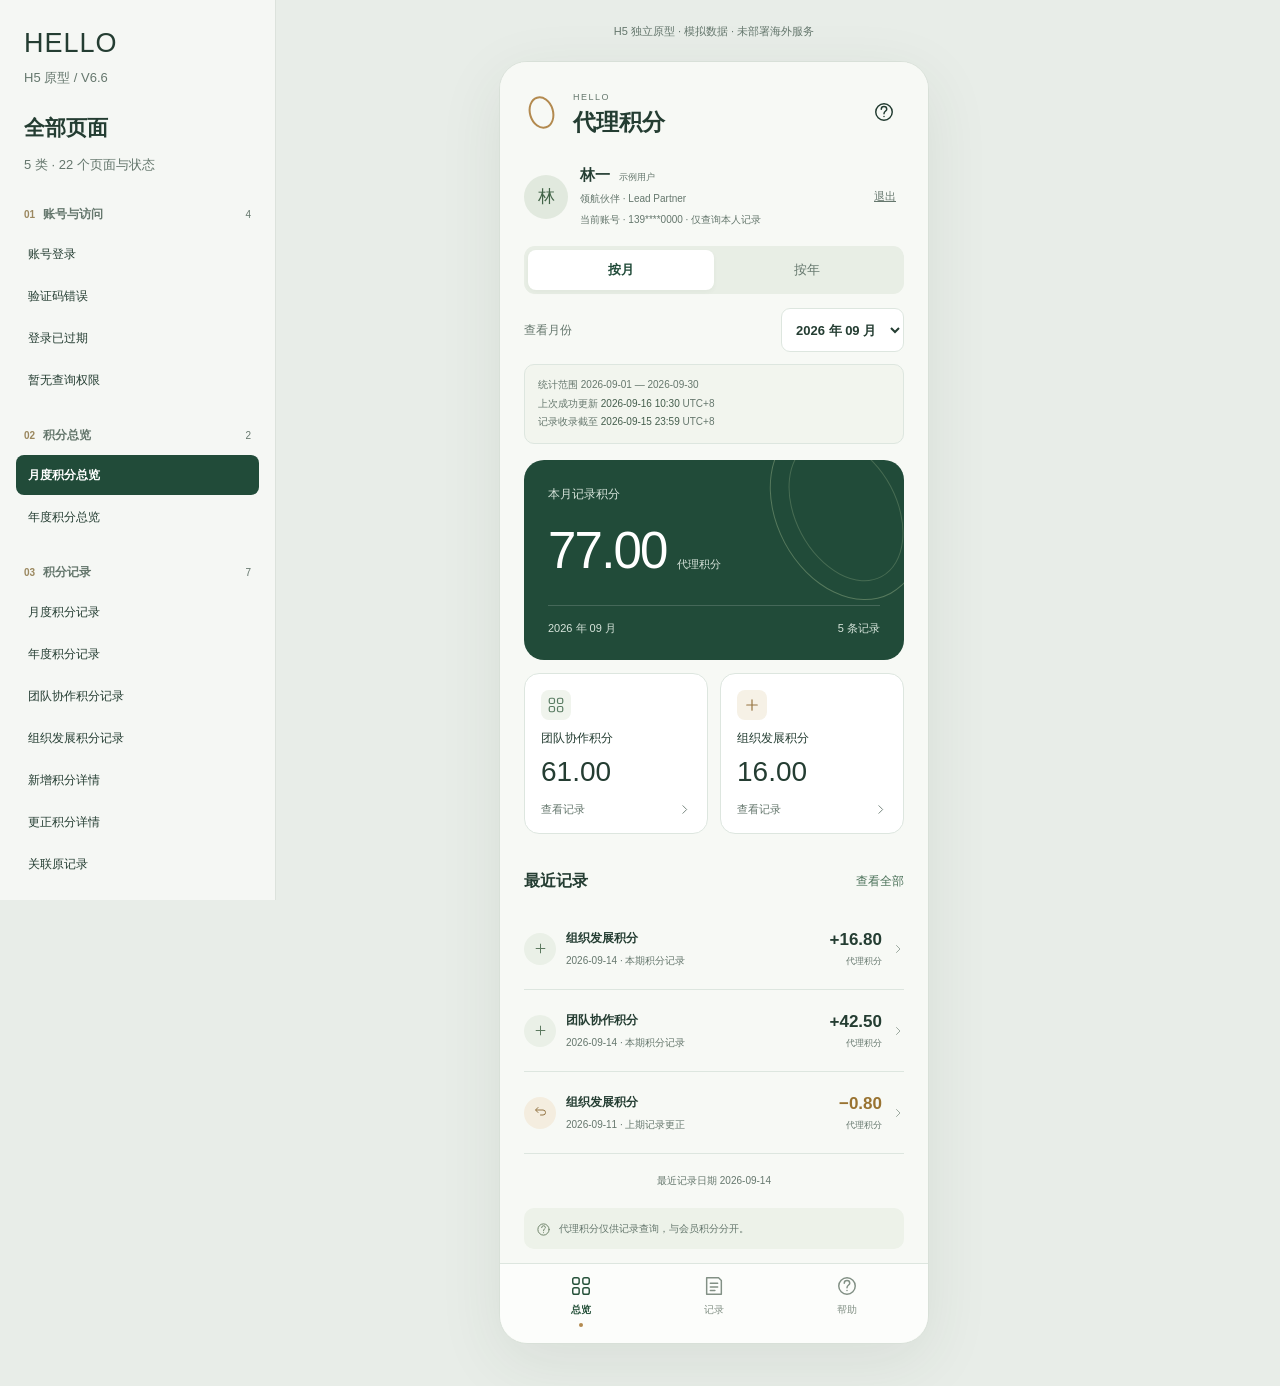
<file: agent-points-review.html>
<!doctype html>
<html lang="zh-CN">
<head>
  <meta charset="utf-8">
  <meta name="viewport" content="width=device-width,initial-scale=1">
  <meta name="color-scheme" content="light">
  <title>HELLO · 代理积分 · H5 原型 V6.6</title>
  <link rel="stylesheet" href="agent-points-review.css?v=6.6-r11-20260916">
</head>
<body>
  <aside class="review-panel" aria-label="H5 原型审阅工具">
    <a class="review-brand" href="agent-points-review.html">HELLO</a>
    <p class="review-version">H5 原型 / V6.6</p>
    <h2 id="catalog-heading" tabindex="-1">全部页面</h2>
    <p id="catalog-count">按分类查看页面与状态</p>
    <nav id="page-catalog" aria-label="分类页面目录"></nav>
    <p class="review-note">审阅工具不属于正式页面。所有人物与记录均为虚构；原型只做查询，不连接真实账号和后台。</p>
    <details><summary>本轮范围与边界</summary><p>App、团队和商学院未修改。代理积分与会员积分分开；不提供提现、结算、打款状态或收益算法。</p><p>本轮补充模拟登录、更新截止时间、月／年汇总。仅保存本标签页的 H5 演示登录状态，不保存验证码。</p><p>虚构快照以 UTC+8 演示；正式账期、时区和访问方式仍待后台确认。年度仅收录 7–9 月，不把缺失月份记为零。</p><p>类别名称沿用当前候选：团队协作积分、组织发展积分。海外域名与真实身份鉴权尚未接入。</p></details>
  </aside>
  <div class="preview-stage">
    <button id="catalog-return" class="catalog-return" type="button">↑ 返回页面目录</button>
    <p class="preview-caption">H5 独立原型 · 模拟数据 · 未部署海外服务</p>
    <main id="agent-points" class="h5-app"><p class="boot-message" role="status">正在加载代理积分…</p></main>
    <noscript>请启用 JavaScript 后重新打开原型。</noscript>
  </div>
  <script src="partner-review-model.js?v=6.6-r11-20260916"></script>
  <script src="agent-points-h5.js?v=6.6-r11-20260916"></script>
</body>
</html>
</file>
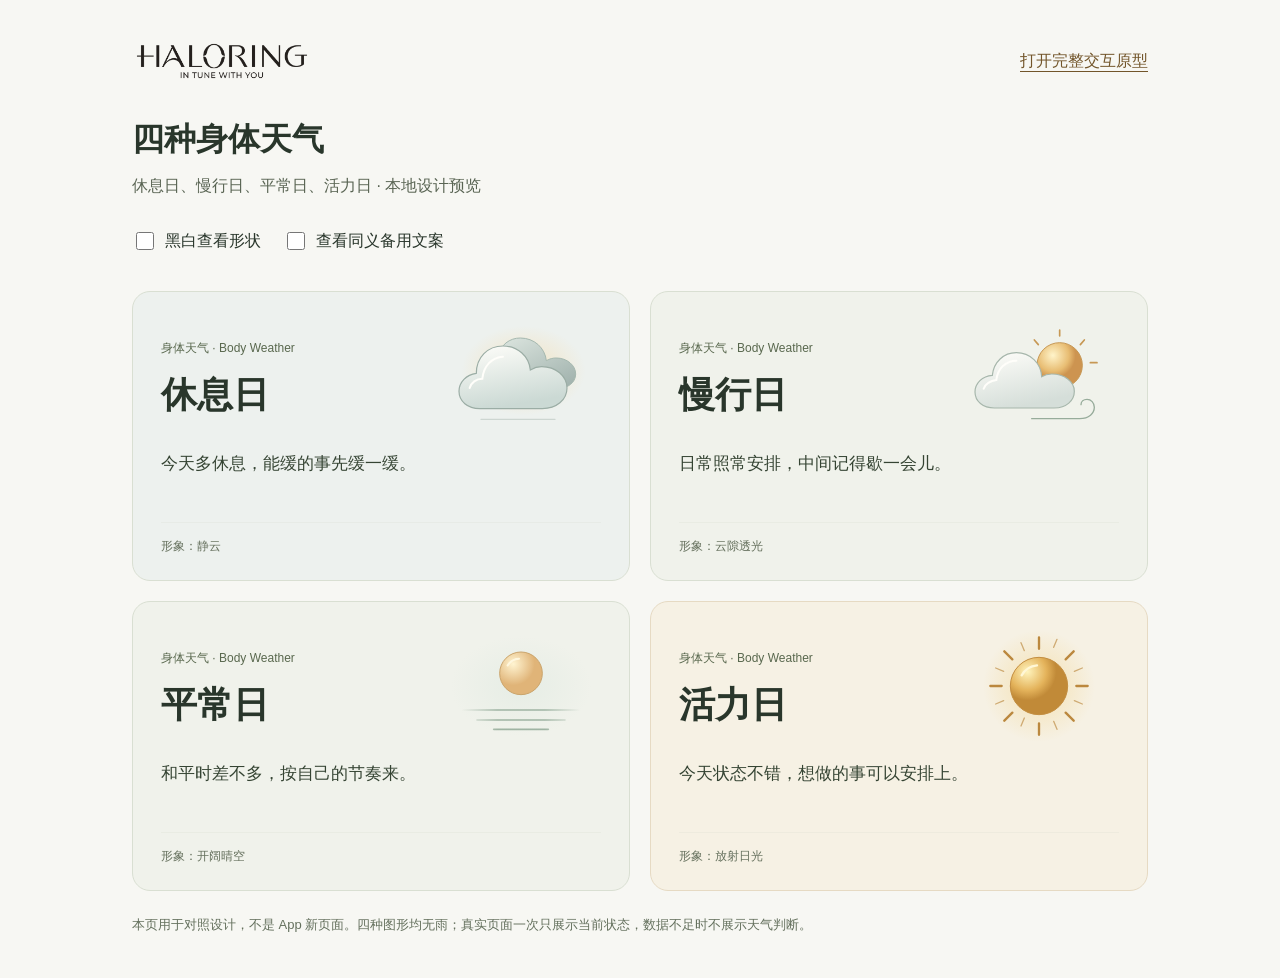
<file: body-weather-review.html>
<!doctype html>
<html lang="zh-CN">
<head>
  <meta charset="utf-8"><meta name="viewport" content="width=device-width,initial-scale=1">
  <title>HALORING · 四种身体天气</title>
  <link rel="icon" href="assets/HALORING_super_symbol_copper.png">
  <link rel="stylesheet" href="body-weather-visuals.css?v=6.6-r11-20260916">
  <style>
    *{box-sizing:border-box}body{margin:0;background:#f7f7f3;color:#29362b;font:16px/1.6 "Microsoft YaHei",sans-serif}main{max-width:1080px;margin:0 auto;padding:42px 32px}header{display:flex;align-items:center;justify-content:space-between;gap:20px;margin-bottom:34px}header img{width:180px;height:auto}a{color:#72552a;text-underline-offset:5px}a:focus-visible,input:focus-visible{outline:3px solid #947344;outline-offset:5px}h1{font-size:32px;font-weight:600;margin:0 0 8px}p{color:#596453;margin:0}nav{display:flex;gap:22px;align-items:center;flex-wrap:wrap;margin:20px 0 28px}label{display:flex;gap:8px;align-items:center;min-height:44px}input{width:18px;height:18px;accent-color:#52664b}.grid{display:grid;grid-template-columns:repeat(2,minmax(0,1fr));gap:20px}.card{border:1px solid #d9dfd2;border-radius:18px;background:#f0f2eb;padding:24px 28px}.card[data-state=restore]{background:#edf1ee}.card[data-state=active]{background:#f6f1e4;border-color:#e6dac3}.top{display:flex;align-items:center;justify-content:space-between;gap:8px}.kicker{font-size:12px;color:#59684e}.name{display:block;margin-top:12px;font-size:36px;line-height:1.25;font-weight:600}.bw-artwork{width:160px;height:120px}.copy{min-height:54px;margin:14px 0 18px;color:#354433;font-size:17px}.caption{padding-top:14px;border-top:1px solid #cbd2c333;color:#65705d;font-size:12px}.gray .bw-artwork{filter:grayscale(1)}footer{margin-top:24px;font-size:13px;color:#64705d}@media(max-width:640px){main{padding:24px 18px}header img{width:140px}header a{font-size:13px}h1{font-size:26px}.grid{grid-template-columns:1fr}.card{padding:20px}.bw-artwork{width:132px;height:99px}.name{font-size:32px}}
  </style>
</head>
<body><main>
  <header><img src="assets/HALORING_wordmark_with_slogan_ink.png" alt="HALORING · IN TUNE WITH YOU"><a href="index.html?scene=full&amp;v=body-weather-20260914#TOD-01">打开完整交互原型</a></header>
  <h1>四种身体天气</h1><p>休息日、慢行日、平常日、活力日 · 本地设计预览</p>
  <nav aria-label="审阅工具"><label><input type="checkbox" id="gray">黑白查看形状</label><label><input type="checkbox" id="alternate">查看同义备用文案</label></nav>
  <section class="grid" id="cards" aria-label="四种天气对照" aria-live="polite"></section>
  <footer>本页用于对照设计，不是 App 新页面。四种图形均无雨；真实页面一次只展示当前状态，数据不足时不展示天气判断。</footer>
</main>
<script src="body-weather-visuals.js?v=6.6-r11-20260916"></script>
<script>
  const weatherCards=document.getElementById('cards');
  function showWeatherCards(){const alternate=document.getElementById('alternate').checked;weatherCards.innerHTML=HaloBodyWeatherVisuals.keys.map(key=>{const v=HaloBodyWeatherVisuals.get(key,alternate?1:0);return `<article class="card" data-state="${key}"><div class="top"><div><span class="kicker">身体天气 · Body Weather</span><strong class="name">${v.label}</strong></div>${HaloBodyWeatherVisuals.artwork(key)}</div><p class="copy">${v.copy}</p><div class="caption">形象：${v.scene}</div></article>`}).join('');}
  document.getElementById('gray').addEventListener('change',event=>weatherCards.classList.toggle('gray',event.target.checked));
  document.getElementById('alternate').addEventListener('change',showWeatherCards);showWeatherCards();
</script></body></html>
</file>
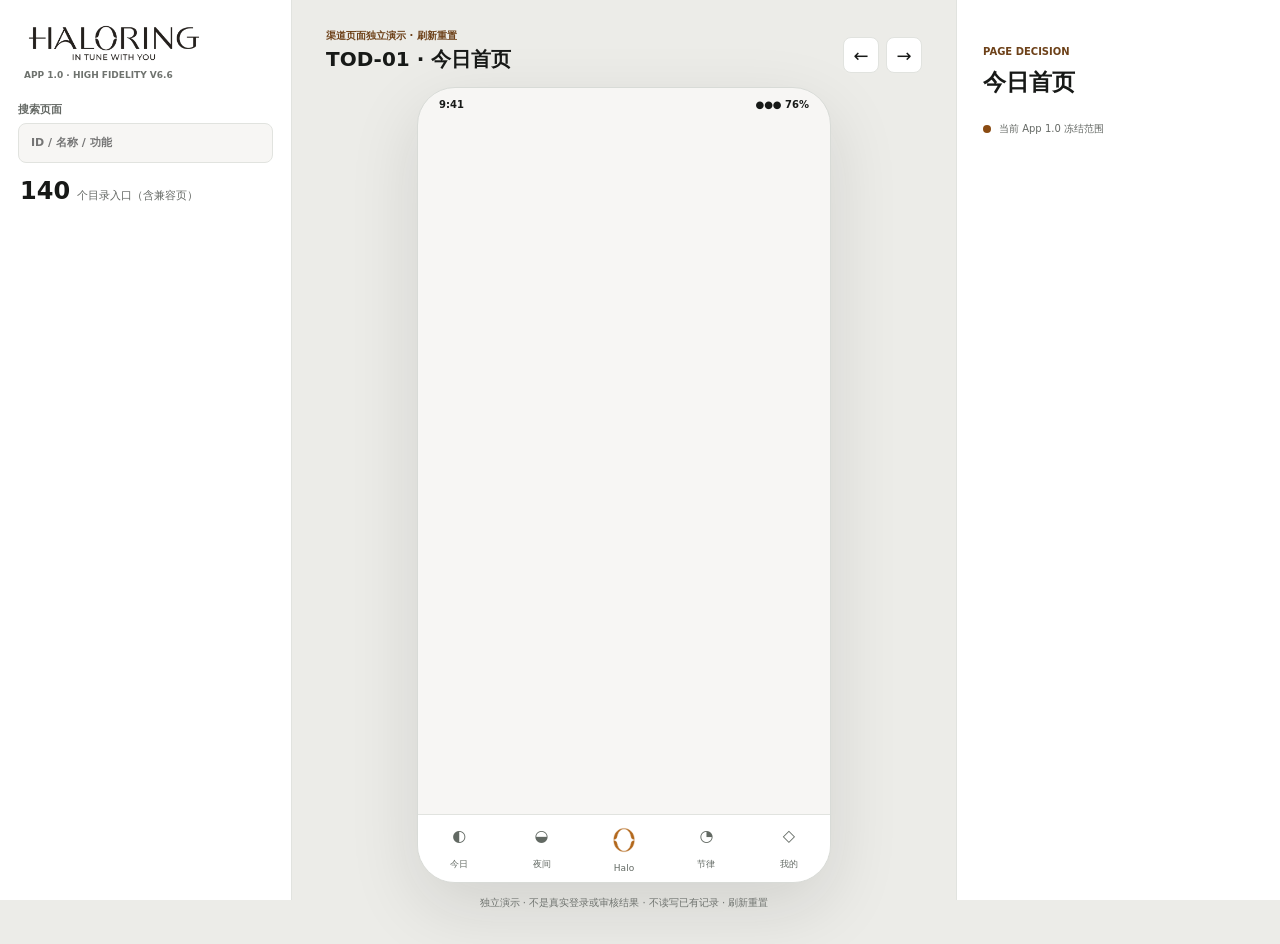
<file: channel-approved-review.html>
<!doctype html>
<html lang="zh-CN">
<head>
  <meta charset="utf-8">
  <meta name="viewport" content="width=device-width, initial-scale=1">
  <meta name="robots" content="noindex, nofollow">
  <title>Halo · 渠道独立原型审阅</title>
  <link rel="icon" type="image/png" href="assets/HALORING_super_symbol_copper.png">
</head>
<body>
  <p id="review-loading" role="status">正在打开审核通过示例…</p>
  <script>
    // Disposable review entry. Never reads or writes the normal prototype's storage.
    (() => {
      const memoryStorage = (seed = {}) => {
        const values = new Map(Object.entries(seed));
        return { get length() { return values.size; }, key: index => [...values.keys()][index] ?? null, getItem: key => values.get(String(key)) ?? null, setItem: (key, value) => values.set(String(key), String(value)), removeItem: key => values.delete(String(key)), clear: () => values.clear() };
      };
      const applicationId = "ADV-DEMO-001";
      const requested = new URLSearchParams(location.search).get("page");
      const reviewPage = ["CHN-11", "CHN-16", "CHN-17", "CHN-18", "CHN-19", "CHN-20", "CHN-21", "CHN-22", "CHN-23", "CHN-24", "CHN-25", "CHN-26"].includes(requested) ? requested : "CHN-15";
      Object.defineProperty(window, "localStorage", { configurable: false, value: memoryStorage({
        membershipHardwareState: "never-bound",
        haloV5AppProgress: JSON.stringify({ signedIn: true, authVerified: true, authPhone: "13900000000", connectionIntro: { completed: true, choice: "skipped" }, devicePaired: false, dataLifecycle: "none", deviceStatus: "disconnected", toggles: { legal: false, aiLegal: false, haloBody: false, memory: false, proactive: false }, activeTab: "MY-01", tabStacks: { "MY-01": ["MY-01", "CHN-11", "CHN-15"] } }),
        haloV5CommercialProgress: JSON.stringify({ channelOwnerAccount: "13900000000", trainingApplicationId: applicationId, applicationSnapshot: { ownerAccount: "13900000000", id: applicationId, region: "杭州市", experience: "内容与社群", payeeType: "自然人", submittedAt: "2026-09-07T02:05:00.000Z", reviewDecision: { id: "AR-DEMO-001", applicationId, status: "approved", decidedAt: "2026-09-07T06:30:00.000Z", simulated: true } }, applicationStatus: "approved", channelIdentity: "approved", activationReady: true, completedCourses: ["product", "health", "orders"], assessmentAnswers: { product: "no", health: "no", orders: "no" }, assessmentPassed: true, channelAgreementConfirmed: false, activationRequest: null })
      }) });
      Object.defineProperty(window, "sessionStorage", { configurable: false, value: memoryStorage() });
      if (reviewPage === "CHN-11") {
        const saved = JSON.parse(localStorage.getItem("haloV5CommercialProgress"));
        saved.applicationHistory = [{ ...saved.applicationSnapshot, id: "ADV-DEMO-HISTORY", status: "withdrawn", reviewDecision: null, training: { completedCourses: ["product"] }, withdrawal: { withdrawnAt: "2026-09-07T03:00:00.000Z", simulated: true } }];
        Object.assign(saved, { applicationSnapshot: null, applicationStatus: "none", channelIdentity: "inactive", completedCourses: [], assessmentPassed: false, trainingApplicationId: "" });
        localStorage.setItem("haloV5CommercialProgress", JSON.stringify(saved));
      }
      if (["CHN-17", "CHN-18", "CHN-19", "CHN-20", "CHN-21", "CHN-22", "CHN-23", "CHN-24", "CHN-25", "CHN-26"].includes(reviewPage)) {
        // Explicit fictional receipt for this disposable result-page preview only.
        const saved = JSON.parse(localStorage.getItem("haloV5CommercialProgress")), completedAt = "2026-09-07T07:30:00.000Z";
        const scope = JSON.stringify(["13900000000", "account", applicationId, "自然人", saved.applicationSnapshot.reviewDecision, "agreement-demo-v1"]);
        const agreement = { version: "agreement-demo-v1", acknowledgedAt: "2026-09-07T07:00:00.000Z", simulated: true }, account = { holder: "演示用户", bank: "演示银行", last4: "8821", subject: "自然人", simulated: true }, tax = { subject: "自然人", simulated: true };
        const request = { id: "ACT-DEMO-001", applicationId, scope, status: "completed", completedAt, agreement, account, tax, simulated: true };
        saved.channelActivation = { version: 1, scope, applicationId, agreement, account, tax, confirmed: true, request, reviewReceipt: { id: "RECEIPT-DEMO-001", requestId: request.id, applicationId, agreementSigned: true, settlementReady: true, releaseReady: true, completedAt, simulated: true } };
        Object.assign(saved, { channelIdentity: "active", channelMode: "new", channelAgreementConfirmed: true, activationRequest: { ...request, mock: true } });
        if (["CHN-20", "CHN-21", "CHN-22", "CHN-23", "CHN-24", "CHN-25", "CHN-26"].includes(reviewPage)) { saved.channelMode = "established"; saved.channelAvailableCents = 120000; saved.withdrawals = []; }
        if (reviewPage === "CHN-21") saved.selectedEarningId = "HR20260901018";
        if (reviewPage === "CHN-23") { saved.channelAvailableCents = 120000; saved.withdrawals = []; }
        const receiptStatus = new URLSearchParams(location.search).get("receipt");
        if (reviewPage === "CHN-22" && ["processing", "paid", "failed", "rejected", "delayed"].includes(receiptStatus)) {
          const status = receiptStatus === "delayed" ? "processing" : receiptStatus, amountCents = 10000;
          const row = { id: "WD-DEMO-RECEIPT", status, amountCents, submittedAt: "2026-09-07T08:00:00.000Z", queryDelayed: receiptStatus === "delayed" };
          if (status !== "processing") Object.assign(row, { returnedCents: status === "paid" ? 0 : amountCents, receipt: { id: `RECEIPT-DEMO-${status}`, withdrawalId: row.id, status, amountCents, postedAt: "2026-09-07T09:00:00.000Z", reason: status === "paid" ? "" : "本次处理未完成（演示）", simulated: true } });
          saved.withdrawals = [row]; saved.channelAvailableCents = 110000 + (row.returnedCents || 0);
        }
        if (reviewPage === "CHN-24") { saved.selectedPolicyId = "health"; saved.policiesRead = {}; }
        if (reviewPage === "CHN-25") { saved.selectedPolicyId = "health"; saved.policiesRead = {}; saved.channelContentSelection = { scope, policyId: "health" }; }
        if (reviewPage === "CHN-26") saved.channelPromotion = { scope, mode: "demo", code: "DEMO-001", url: "https://haloring.example/advisor/DEMO-001", qrAsset: "assets/channel-tools-demo.svg" };
        localStorage.setItem("haloV5CommercialProgress", JSON.stringify(saved));
      }
      history.replaceState({ halo: true, id: reviewPage, trail: [reviewPage] }, "", `${location.pathname}${location.search}#${reviewPage}`);
    })();
    (async () => {
      try {
        const response = await fetch("index.html", { cache: "no-store" });
        if (!response.ok) throw new Error("Prototype entry unavailable");
        const entry = new DOMParser().parseFromString(await response.text(), "text/html");
        const resourceUrl = path => {
          const url = new URL(path, location.href);
          if (url.origin !== location.origin) throw new Error("Review dependencies must stay local");
          return url.href;
        };
        await Promise.all([...entry.querySelectorAll('link[rel="stylesheet"]')].map(source => new Promise((resolve, reject) => {
          const link = document.createElement("link"); link.rel = "stylesheet"; link.href = resourceUrl(source.getAttribute("href"));
          link.onload = resolve; link.onerror = () => reject(new Error("Review stylesheet unavailable")); document.head.append(link);
        })));
        const scripts = [...entry.querySelectorAll("script[src]")].map(source => ({ src: source.getAttribute("src"), type: source.type }));
        entry.querySelectorAll("script").forEach(script => script.remove());
        document.body.replaceChildren(...[...entry.body.childNodes].map(node => document.importNode(node, true)));
        const note = document.querySelector(".prototype-note"), label = document.querySelector(".stage-header span");
        if (note) note.textContent = "独立演示 · 不是真实登录或审核结果 · 不读写已有记录 · 刷新重置";
        if (label) label.textContent = "渠道页面独立演示 · 刷新重置";
        for (const source of scripts) await new Promise((resolve, reject) => {
          const script = document.createElement("script"); script.src = resourceUrl(source.src); script.async = false;
          if (source.type) script.type = source.type;
          script.onload = resolve; script.onerror = () => reject(new Error("Review script unavailable")); document.body.append(script);
        });
        const requested = new URLSearchParams(location.search).get("page");
        if (document.getElementById("screen")?.dataset.page !== (["CHN-11", "CHN-16", "CHN-17", "CHN-18", "CHN-19", "CHN-20", "CHN-21", "CHN-22", "CHN-23", "CHN-24", "CHN-25", "CHN-26"].includes(requested) ? requested : "CHN-15")) throw new Error("Review page did not initialize");
      } catch (error) {
        console.error("Channel review could not load:", error);
        const screen = document.getElementById("screen") || document.body;
        screen.replaceChildren();
        const title = document.createElement("h1"); title.textContent = "预览暂时没有加载完成";
        const hint = document.createElement("p"); hint.textContent = "请确认本地预览服务仍在运行，再试一次。";
        const retry = document.createElement("button"); retry.className = "primary"; retry.textContent = "重新加载"; retry.addEventListener("click", () => location.reload());
        screen.append(title, hint, retry);
      }
    })();
  </script>
</body>
</html>
</file>
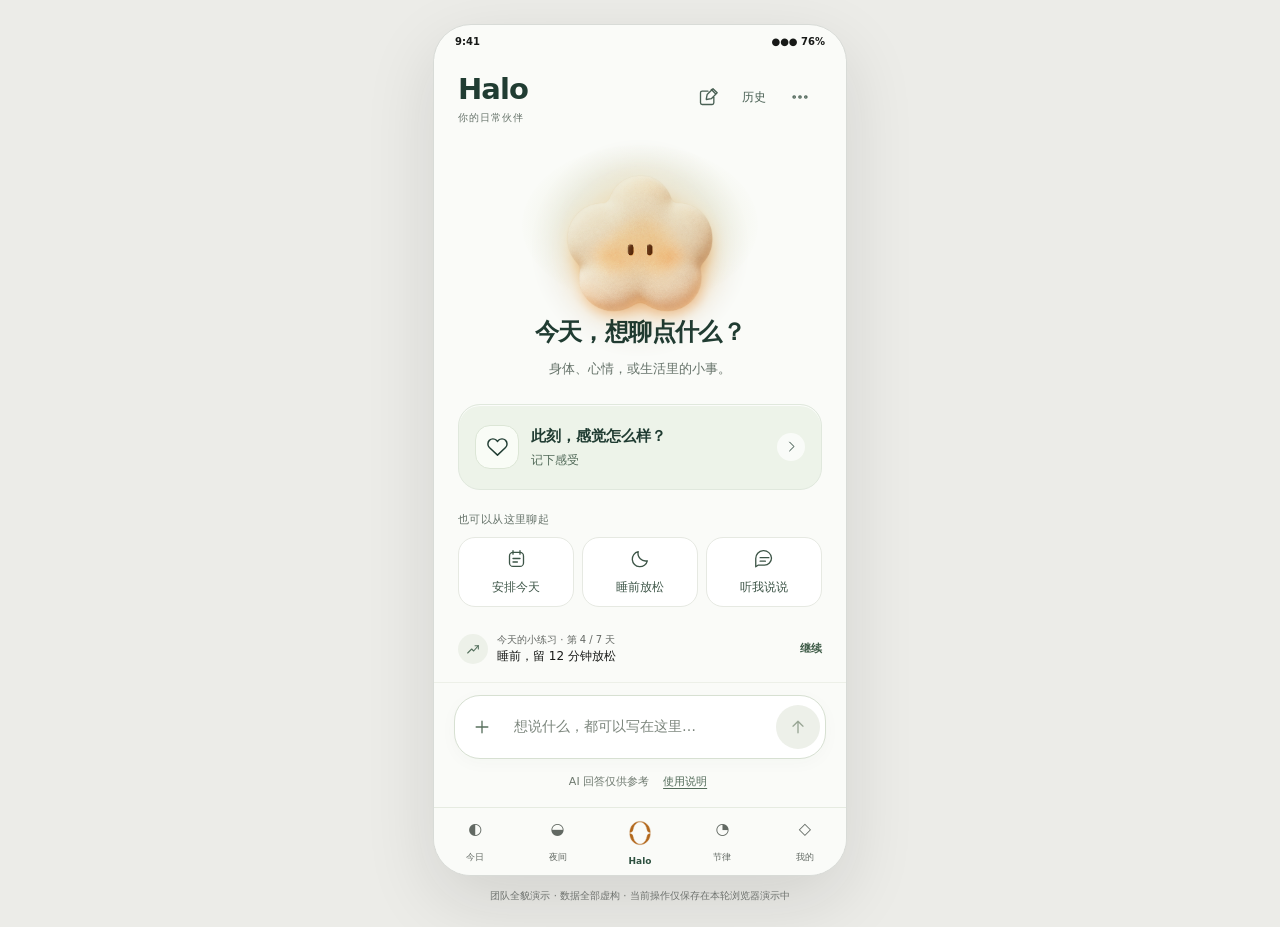
<file: halo-home-ui-review.html>
<!doctype html>
<html lang="zh-CN"><head><meta charset="utf-8"><meta name="viewport" content="width=device-width, initial-scale=1"><title>Halo 首页 · UI 预览</title></head>
<body><p>正在打开 Halo 首页预览……</p><p><a href="index.html?scene=full&demo=new&haloUI=preview&uiCanvas=1#HAL-01">打开交互页面</a></p>
<script>
  const target = new URL("index.html", location.href);
  target.search = location.search;
  target.searchParams.set("scene", "full");
  if (!target.searchParams.has("demo")) target.searchParams.set("demo", "new");
  target.searchParams.set("haloUI", "preview");
  target.searchParams.set("uiCanvas", "1");
  target.searchParams.set("v", "halo-home-ui-20260914");
  target.hash = "HAL-01";
  location.replace(target.href);
</script></body></html>
</file>
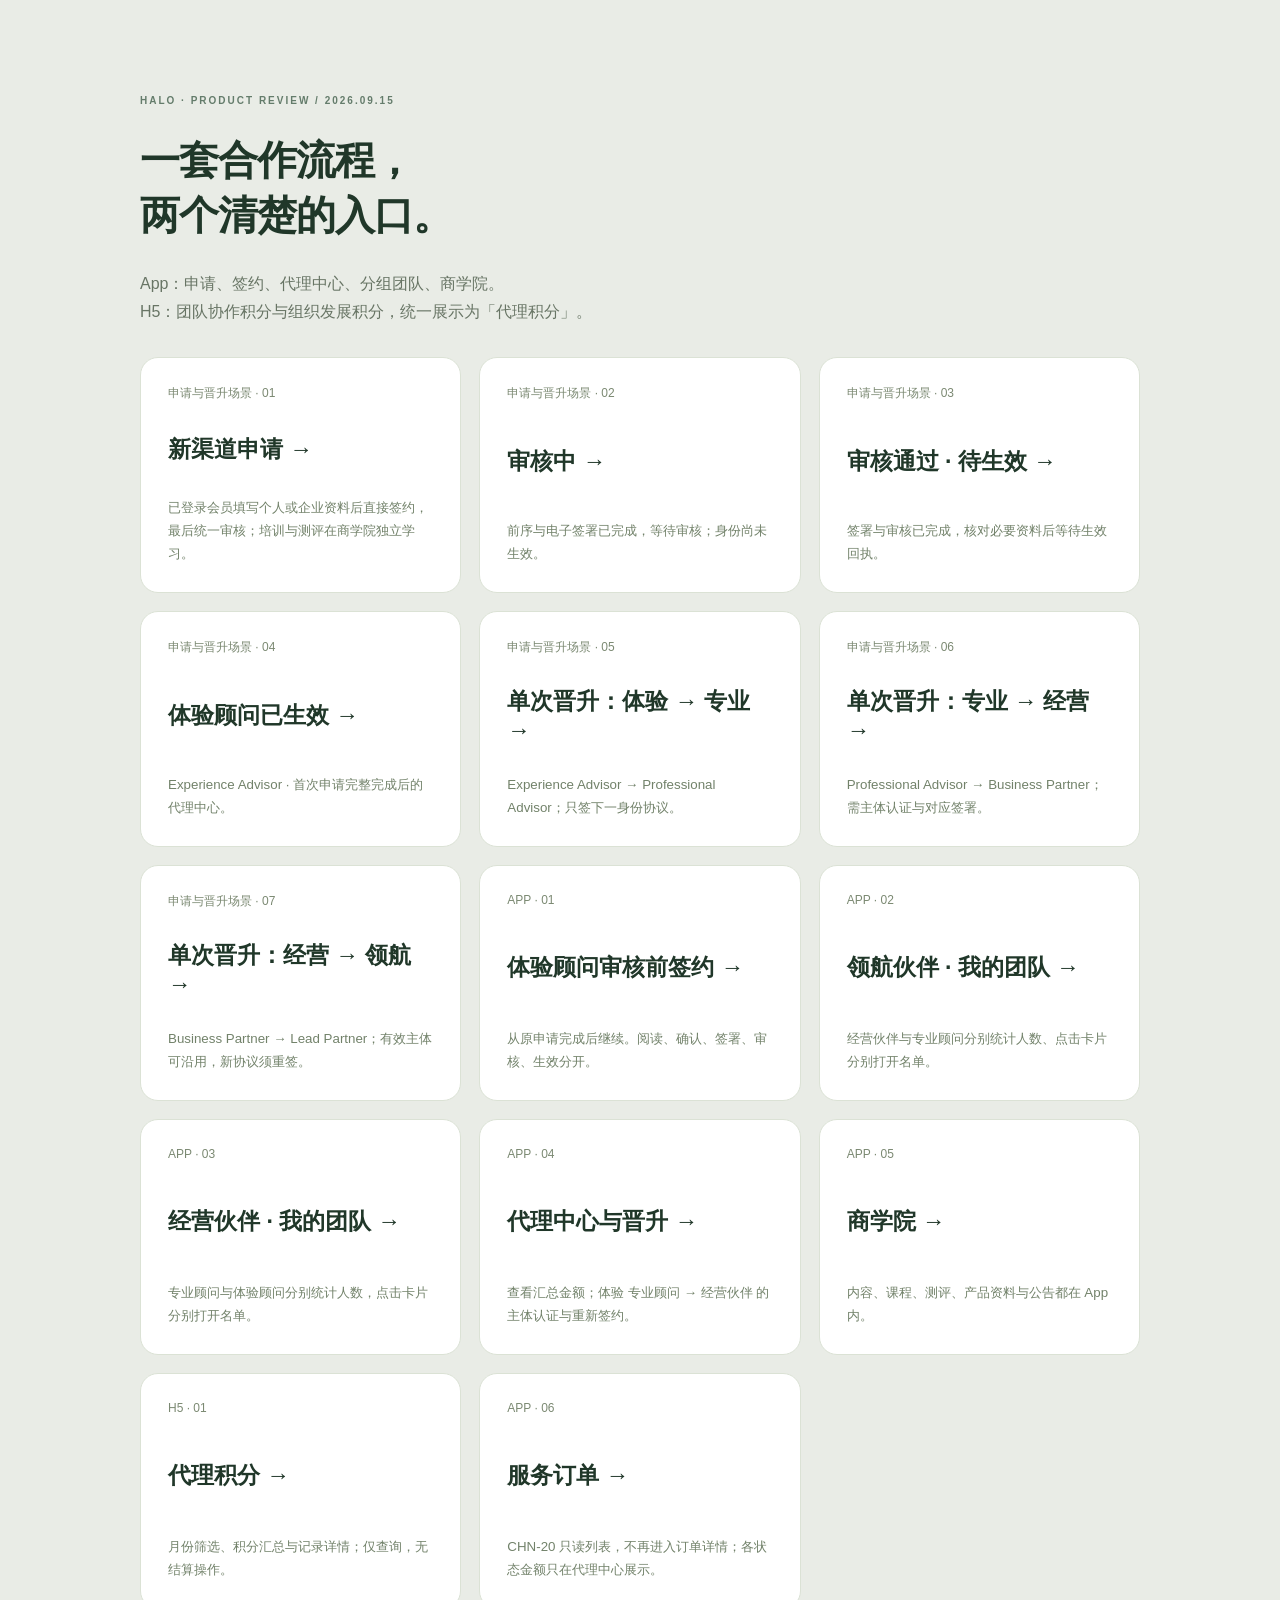
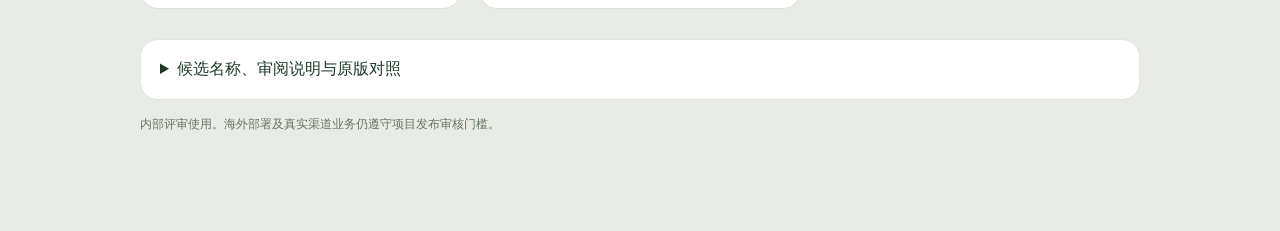
<file: partner-review.html>
<!doctype html><html lang="zh-CN"><head><meta charset="utf-8"><meta name="viewport" content="width=device-width,initial-scale=1"><title>HALO 代理改版 · App / H5 审阅</title><link rel="stylesheet" href="partner-review.css?v=6.6-r11-20260916"></head><body class="partner-standalone"><main class="partner-launch"><span class="p-kicker">HALO · PRODUCT REVIEW / 2026.09.15</span><h1>一套合作流程，<br>两个清楚的入口。</h1><p>App：申请、签约、代理中心、分组团队、商学院。<br>H5：团队协作积分与组织发展积分，统一展示为「代理积分」。</p><div class="partner-launch-grid">
<a data-case="application" data-scene="member" data-page="CHN-01" href="index.html?partnerUI=review&academyUI=review&partnerCase=application&scene=member&demo=new#CHN-01"><span>申请与晋升场景 · 01</span><b>新渠道申请 →</b><small>已登录会员填写个人或企业资料后直接签约，最后统一审核；培训与测评在商学院独立学习。</small></a>
<a data-case="application-reviewing" data-scene="pending" data-page="AGT-04" href="index.html?partnerUI=review&academyUI=review&partnerCase=application-reviewing&scene=pending&demo=new#AGT-04"><span>申请与晋升场景 · 02</span><b>审核中 →</b><small>前序与电子签署已完成，等待审核；身份尚未生效。</small></a>
<a data-case="application-approved" data-scene="pending" data-page="AGT-04" href="index.html?partnerUI=review&academyUI=review&partnerCase=application-approved&scene=pending&demo=new#AGT-04"><span>申请与晋升场景 · 03</span><b>审核通过 · 待生效 →</b><small>签署与审核已完成，核对必要资料后等待生效回执。</small></a>
<a data-case="L1" data-scene="full" data-page="AGT-05" href="index.html?partnerUI=review&academyUI=review&partnerCase=L1&scene=full&demo=new#AGT-05"><span>申请与晋升场景 · 04</span><b>体验顾问已生效 →</b><small>Experience Advisor · 首次申请完整完成后的代理中心。</small></a>
<a data-case="promotion-L1" data-scene="full" data-page="AGT-11" href="index.html?partnerUI=review&academyUI=review&partnerCase=promotion-L1&scene=full&demo=new#AGT-11"><span>申请与晋升场景 · 05</span><b>单次晋升：体验 → 专业 →</b><small>Experience Advisor → Professional Advisor；只签下一身份协议。</small></a>
<a data-case="promotion-L2" data-scene="full" data-page="AGT-11" href="index.html?partnerUI=review&academyUI=review&partnerCase=promotion-L2&scene=full&demo=new#AGT-11"><span>申请与晋升场景 · 06</span><b>单次晋升：专业 → 经营 →</b><small>Professional Advisor → Business Partner；需主体认证与对应签署。</small></a>
<a data-case="promotion-L3" data-scene="full" data-page="AGT-11" href="index.html?partnerUI=review&academyUI=review&partnerCase=promotion-L3&scene=full&demo=new#AGT-11"><span>申请与晋升场景 · 07</span><b>单次晋升：经营 → 领航 →</b><small>Business Partner → Lead Partner；有效主体可沿用，新协议须重签。</small></a>
<a data-case="application" data-scene="pending" data-page="AGT-01" href="index.html?partnerUI=review&partnerCase=application&scene=pending&demo=new#AGT-01"><span>APP · 01</span><b>体验顾问审核前签约 →</b><small>从原申请完成后继续。阅读、确认、签署、审核、生效分开。</small></a>
<a data-case="L4" data-page="AGT-06" href="index.html?partnerUI=review&partnerCase=L4&scene=full&demo=new#AGT-06"><span>APP · 02</span><b>领航伙伴 · 我的团队 →</b><small>经营伙伴与专业顾问分别统计人数、点击卡片分别打开名单。</small></a>
<a data-case="L3" data-page="AGT-06" href="index.html?partnerUI=review&partnerCase=L3&scene=full&demo=new#AGT-06"><span>APP · 03</span><b>经营伙伴 · 我的团队 →</b><small>专业顾问与体验顾问分别统计人数，点击卡片分别打开名单。</small></a>
<a data-case="L2" data-page="AGT-05" href="index.html?partnerUI=review&partnerCase=L2&scene=full&demo=new#AGT-05"><span>APP · 04</span><b>代理中心与晋升 →</b><small>查看汇总金额；体验 专业顾问 → 经营伙伴 的主体认证与重新签约。</small></a>
<a data-case="L4" data-page="AGT-07" href="index.html?partnerUI=review&academyUI=review&partnerCase=L4&scene=full&demo=new#AGT-07"><span>APP · 05</span><b>商学院 →</b><small>内容、课程、测评、产品资料与公告都在 App 内。</small></a>
<a href="agent-points-review.html"><span>H5 · 01</span><b>代理积分 →</b><small>月份筛选、积分汇总与记录详情；仅查询，无结算操作。</small></a>
<a data-case="L4" data-page="CHN-20" href="index.html?partnerUI=review&academyUI=review&partnerCase=L4&scene=full&demo=new#CHN-20"><span>APP · 06</span><b>服务订单 →</b><small>CHN-20 只读列表，不再进入订单详情；各状态金额只在代理中心展示。</small></a>
</div><details class="p-card"><summary>候选名称、审阅说明与原版对照</summary><p>名称待确认：管理奖 → 团队协作积分；领导奖 → 组织发展积分。L1 → 体验顾问；L2 → 专业顾问；L3 → 经营伙伴；L4 → 领航伙伴。英文候选名依次为 Experience Advisor、Professional Advisor、Business Partner、Lead Partner。只换前台名称，原代码、权限、计算与协议版本标识不变。</p><p>H5 仅供查询代理积分，不展示结算或打款进度；款项由公司后台另行处理。App 原有金额状态不在本次调整范围。</p><p>这是本地交互候选版，使用独立虚构数据。原申请前序代码及后台计算没有改写，正式签署服务、认证、结算和海外部署均未接入。签署、审核与生效测试按钮只在原型侧栏，非 App 界面。</p><p>H5 换算口径：1 代理积分对应 100 元，保留两位小数；只转换显示，不改原账本精度。不能将显示值反算回结算金额。</p><p><a href="index.html?scene=pending&demo=new#CHN-11">打开原版申请进度</a> · <a data-case="application" data-scene="member" data-page="CHN-01" href="index.html?partnerUI=review&partnerCase=application&scene=member&demo=new#CHN-01">从原申请第一步体验</a> · <a data-case="L1" data-page="AGT-05" href="index.html?partnerUI=review&partnerCase=L1&scene=full&demo=new#AGT-05">体验顾问 → 专业顾问晋升</a></p></details><p style="font-size:12px">内部评审使用。海外部署及真实渠道业务仍遵守项目发布审核门槛。</p></main><script>
document.querySelectorAll('a[data-case]').forEach(link=>{const url=new URL(link.href);url.searchParams.set('demo',Array.from(crypto.getRandomValues(new Uint8Array(16)),v=>v.toString(16).padStart(2,'0')).join(''));link.href=url.href;});
</script></body></html>
</file>
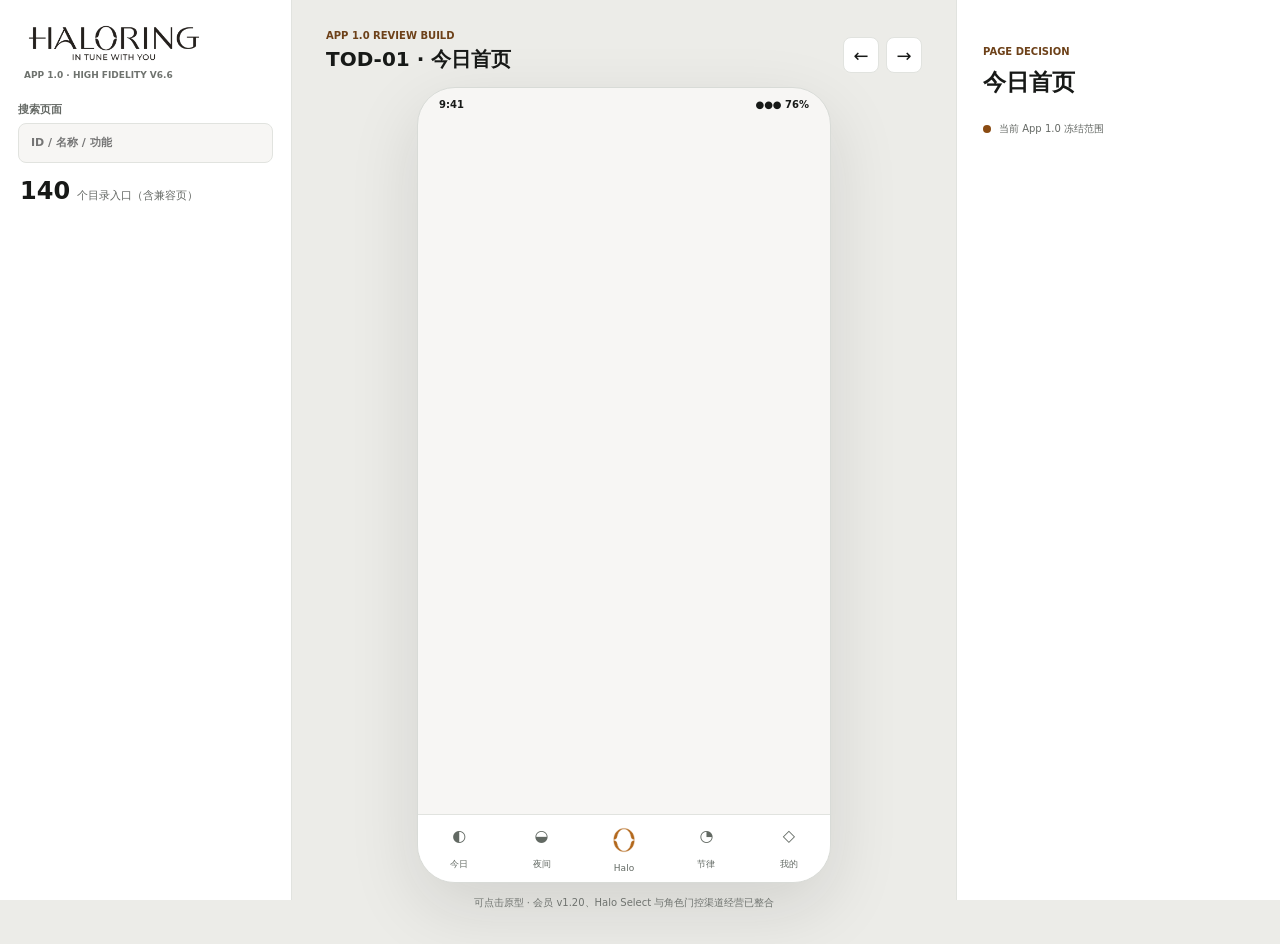
<file: points-review.html>
<!doctype html><html lang="zh-CN"><head><meta charset="utf-8"><meta name="viewport" content="width=device-width,initial-scale=1"><meta name="robots" content="noindex,nofollow"><link rel="icon" href="assets/HALORING_super_symbol_copper.png"><title>Halo Points · 独立原型审阅</title></head><body><p id="loading">正在打开积分原型…</p><script>
// Disposable review fixtures. No reads/writes to ordinary prototype storage.
(async()=>{
  const nativeStorage=window.localStorage;
  let persistReview=null;
  const memory=(seed,persistent=false)=>{const m=new Map(Object.entries(seed));const put=next=>{if(persistent&&persistReview)persistReview(Object.fromEntries(next));m.clear();for(const [k,v]of next)m.set(k,v);};return {get length(){return m.size},key:i=>[...m.keys()][i]??null,getItem:k=>m.get(String(k))??null,setItem:(k,v)=>{const next=new Map(m);next.set(String(k),String(v));put(next);},removeItem:k=>{const next=new Map(m);next.delete(String(k));put(next);},clear:()=>put(new Map())}};
  const scene=new URLSearchParams(location.search).get('scene')||'normal', account='13900000000';
  const requestedPage=new URLSearchParams(location.search).get('page');
  const reviewPage=['PTS-02','PTS-03','PTS-04'].includes(requestedPage)?requestedPage:'PTS-01';
  const reviewKey='haloPoints04Review:v1:'+scene;
  let savedReview=null;try{if(reviewPage==='PTS-04')savedReview=JSON.parse(nativeStorage.getItem(reviewKey)||'null');}catch{}
  Object.defineProperty(window,'localStorage',{value:memory({membershipHardwareState:'never-bound',haloV5AppProgress:JSON.stringify({signedIn:true,authVerified:true,authPhone:account,connectionIntro:{completed:true},dataLifecycle:'none'}),haloV5CommercialProgress:JSON.stringify({accountRef:scene==='unavailable'?'unverified':account,pointsBalance:scene==='zero'||scene==='pending'?0:12860,pendingPointsCorrection:scene==='pending'?1200:0,pointsMode:scene==='pending'?'pending':'normal',pointsTransactions:[],ownedCouponIds:[],memberAssets:{accountRef:account,level:'Halo Member（L1）',growth:0,badges:0}})},true),configurable:false});
  Object.defineProperty(window,'sessionStorage',{value:memory({}),configurable:false});
  if(reviewPage==='PTS-02'){
    const data=JSON.parse(localStorage.getItem('haloV5CommercialProgress')),stamp=days=>new Date(Date.now()-days*86400000).toISOString(),expiry=new Date(Date.now()+365*86400000).toISOString();
    const rows=[{id:'demo:reward',title:'活动奖励',amount:100,posted_at:stamp(5),occurred_at:stamp(5),expires_at:expiry},{id:'redemption:demo',title:'体验权益兑换',amount:-90,posted_at:stamp(4),occurred_at:stamp(4)},{id:'correction:demo',title:'活动奖励调整',reason:'活动奖励重复发放，已扣回重复部分',amount:-30,correction:true,posted_at:stamp(3),occurred_at:stamp(3)},{id:'demo:offset',title:'会员任务奖励',amount:20,offset:20,posted_at:stamp(2),occurred_at:stamp(2),expires_at:expiry},{id:'correction:demo:restored',title:'复核恢复积分',amount:30,posted_at:stamp(1),occurred_at:stamp(1),expires_at:expiry}].map(r=>({...r,accountRef:account,simulated:true}));
    data.pointsTransactions=scene==='zero'?[]:scene==='pending'?rows.slice(0,3):rows;data.pointsBalance=scene==='zero'||scene==='pending'?0:30;data.pendingPointsCorrection=scene==='pending'?20:0;
    localStorage.setItem('haloV5CommercialProgress',JSON.stringify(data));
  }
  if(['PTS-03','PTS-04'].includes(reviewPage)){
    const data=JSON.parse(localStorage.getItem('haloV5CommercialProgress'));
    // Illustrative conditions only, never copied into ordinary prototype assets.
    data.pointsRedemptionOffers={'studio-public-session-pass':{status:'open',cost:6000,stock:10,endsAt:new Date(Date.now()+30*86400000).toISOString(),voucherValidityDays:30,activityId:'studio-public-202609',redemptionPolicy:scene==='repeat'?'repeat':'once',simulated:true,usage:'支持体验券的 Halo Studio 公开场次，预约时选择使用',returns:'未使用且在有效期内，可联系客服申请退回（演示条件）'}};
    data.vouchers=[];
    if(reviewPage==='PTS-04'){data.selectedRedemptionId='studio-public-session-pass';data.redemptionStatus='ready';}
    localStorage.setItem('haloV5CommercialProgress',JSON.stringify(data));
  }
  if(reviewPage==='PTS-04'){
    if(savedReview&&typeof savedReview==='object'&&!Array.isArray(savedReview)){localStorage.clear();for(const [k,v]of Object.entries(savedReview))if(typeof v==='string')localStorage.setItem(k,v);}
    persistReview=data=>nativeStorage.setItem(reviewKey,JSON.stringify(data));
    window.HALO_POINTS_REVIEW={failNext:scene==='failure'&&!savedReview};
  }
  history.replaceState({halo:true,id:reviewPage,trail:[reviewPage]},'',location.pathname+location.search+'#'+reviewPage);
  try{
    const response=await fetch('index.html',{cache:'no-store'});if(!response.ok)throw Error('entry');
    const source=new DOMParser().parseFromString(await response.text(),'text/html');
    const body=source.body.cloneNode(true);body.querySelectorAll('script').forEach(s=>s.remove());document.body.replaceChildren(...body.childNodes);
    const url=path=>{const u=new URL(path,location.href);u.searchParams.set('pointsReview',Date.now());return u.href};
    for(const src of source.querySelectorAll('link[rel=stylesheet]'))await new Promise((resolve,reject)=>{const l=document.createElement('link');l.rel='stylesheet';l.href=url(src.getAttribute('href'));l.onload=resolve;l.onerror=reject;document.head.append(l)});
    for(const src of source.querySelectorAll('script[src]'))await new Promise((resolve,reject)=>{const s=document.createElement('script');s.src=url(src.getAttribute('src'));s.async=false;s.onload=resolve;s.onerror=reject;document.body.append(s)});
    const panel=document.createElement('div');panel.style.cssText='padding:12px 20px;background:#edece4;font:13px sans-serif;display:flex;gap:10px;align-items:center;flex-wrap:wrap';panel.append(reviewPage==='PTS-04'?'独立演示数据 · 刷新保留兑换进度':'演示数据 · 刷新重置');
    const scenes=[['normal','有积分'],['zero','零积分'],['pending','调整中'],['unavailable','读取异常']];if(reviewPage==='PTS-04')scenes.push(['failure','首次失败'],['repeat','可重复兑换']);
    for(const [value,label]of scenes){const a=document.createElement('a');a.textContent=label;a.href='points-review.html?page='+reviewPage+'&scene='+value+'#'+reviewPage;panel.append(a)}
    if(reviewPage==='PTS-04'){const reset=document.createElement('button');reset.textContent='重置本场景';reset.onclick=()=>{nativeStorage.removeItem(reviewKey);persistReview=null;location.reload();};panel.append(reset);}
    document.querySelector('.stage').prepend(panel);
  }catch(error){document.body.replaceChildren();const p=document.createElement('p');p.textContent='原型暂未加载，请刷新重试。';const b=document.createElement('button');b.textContent='重新加载';b.onclick=()=>location.reload();document.body.append(p,b);console.error(error)}
})();
</script></body></html>
</file>
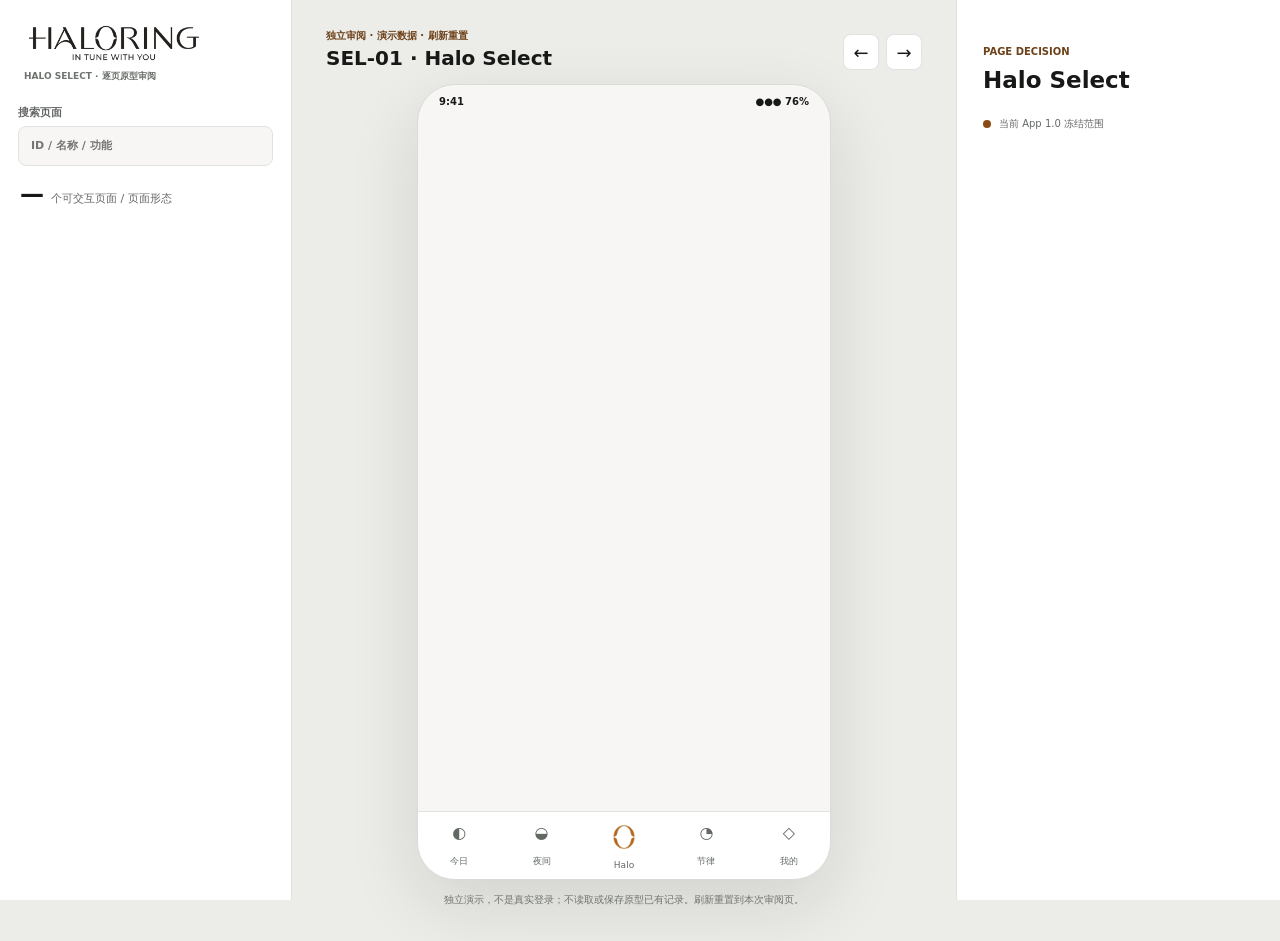
<file: select-review.html>
<!doctype html>
<html lang="zh-CN">
<head>
  <meta charset="utf-8">
  <meta name="viewport" content="width=device-width, initial-scale=1">
  <meta name="robots" content="noindex, nofollow">
  <title>Halo Select · SEL-01 独立原型审阅</title>
  <link rel="icon" type="image/png" href="assets/HALORING_super_symbol_copper.png">
  <link rel="stylesheet" href="styles.css?v=6.6-r11-20260916">
  <link rel="stylesheet" href="startup-page.css?v=6.6-r11-20260916">
  <script>
    // This separate design-review document uses only disposable, in-memory fixtures.
    // It never reads or writes the regular prototype's local/session storage.
    // index.html and its normal authentication/consent guards are unchanged.
    (() => {
      function memoryStorage(seed = {}) {
        const values = new Map(Object.entries(seed));
        return {
          get length() { return values.size; },
          key(index) { return Array.from(values.keys())[index] ?? null; },
          getItem(key) { return values.get(String(key)) ?? null; },
          setItem(key, value) { values.set(String(key), String(value)); },
          removeItem(key) { values.delete(String(key)); },
          clear() { values.clear(); }
        };
      }
      const requestedPage = new URLSearchParams(location.search).get("page");
      const reviewPage = requestedPage === "SEL-08" ? "SEL-05" : ["SEL-01", "SEL-02", "SEL-03", "SEL-04", "SEL-05", "SEL-06", "SEL-07", "SEL-09", "SEL-10", "SEL-11", "SEL-12", "SEL-13"].includes(requestedPage) ? requestedPage : "SEL-01";
      document.title = `Halo Select · ${reviewPage} 独立原型审阅`;
      const reviewTrail = ["SEL-09", "SEL-10", "SEL-11", "SEL-12", "SEL-13"].includes(reviewPage) ? ["SEL-01", "SEL-03", "SEL-04", "SEL-05"] : reviewPage === "SEL-07" ? ["SEL-01", "SEL-03", "SEL-04", "SEL-05", "SEL-07"] : reviewPage === "SEL-06" ? ["SEL-01", "SEL-03", "SEL-04", "SEL-05", "SEL-06"] : reviewPage === "SEL-05" ? ["SEL-01", "SEL-03", "SEL-04", "SEL-05"] : reviewPage === "SEL-04" ? ["SEL-01", "SEL-03", "SEL-04"] : reviewPage === "SEL-03" ? ["SEL-01", "SEL-02", "SEL-03"] : reviewPage === "SEL-02" ? ["SEL-01", "SEL-02"] : ["SEL-01"];
      // Cart/checkout review fixtures only: no change to the original page presentation or rules.
      const cartScene = new URLSearchParams(location.search).get("scene");
      const paymentReview = ["SEL-09", "SEL-10", "SEL-11", "SEL-12", "SEL-13"].includes(reviewPage) && cartScene !== "empty";
      const entryPage = paymentReview ? "SEL-05" : reviewPage;
      // Build the disposable payment fixture through the unchanged checkout action below.
      // Hide only the brief fixture setup, never change normal prototype records.
      if (paymentReview) {
        const style = document.createElement("style"); style.id = "payment-review-setup";
        style.textContent = ".workspace { visibility: hidden; }"; document.head.append(style);
      }
      const reviewCart = ["SEL-04", "SEL-05", "SEL-06", "SEL-07", "SEL-09", "SEL-10", "SEL-11", "SEL-12", "SEL-13"].includes(reviewPage) && cartScene !== "empty" ? [
        { productId: "ring", skuId: "ring-white-8", quantity: 1 },
        { productId: "mask", skuId: "mask-grey-standard", quantity: 1 }
      ] : [];
      const reviewAddressRows = cartScene === "empty" ? [] : [
        { id: "shanghai", name: "林女士", phone: "13900000000", detail: "上海市静安区 · 示例收货地址", simulated: true },
        { id: "hangzhou", name: "林女士", phone: "13900000001", detail: "杭州市西湖区 · 示例收货地址", simulated: true }
      ];
      const fixture = {
        signedIn: true,
        authVerified: true,
        connectionIntro: { completed: true, choice: "skipped", permission: "not-requested" },
        dataLifecycle: "none",
        deviceStatus: "disconnected",
        toggles: { legal: false, aiLegal: false, haloBody: false, memory: false, proactive: false },
        pageViews: {},
        activeTab: "MY-01",
        tabStacks: { "MY-01": ["MY-01", ...reviewTrail] }
      };
      Object.defineProperty(window, "localStorage", { value: memoryStorage({
        membershipHardwareState: "never-bound",
        haloV5AppProgress: JSON.stringify(fixture),
        haloV5CommercialProgress: JSON.stringify({ selectHomeScene: "layout", selectedAddress: reviewPage === "SEL-07" && cartScene === "empty" ? null : "shanghai", ...(reviewPage === "SEL-07" ? { addresses: reviewAddressRows } : {}), pointsBalance: cartScene === "new-member" ? 0 : 12860, couponSelected: cartScene !== "new-member", ownedCouponIds: cartScene === "new-member" ? [] : ["member", "presale"], cartCount: reviewCart.length, cartLines: reviewCart, checkoutLines: ["SEL-05", "SEL-06", "SEL-07", "SEL-09", "SEL-10", "SEL-11", "SEL-12", "SEL-13"].includes(reviewPage) ? reviewCart.map(line => ({ ...line })) : [], checkoutOrigin: ["SEL-05", "SEL-06", "SEL-07", "SEL-09", "SEL-10", "SEL-11", "SEL-12", "SEL-13"].includes(reviewPage) ? "cart" : "buy-now", selectedProductId: ["SEL-03", "SEL-04", "SEL-05", "SEL-06", "SEL-07", "SEL-09", "SEL-10", "SEL-11", "SEL-12", "SEL-13"].includes(reviewPage) ? "ring" : "mask", skuStockOverrides: ["SEL-04", "SEL-05", "SEL-06", "SEL-07"].includes(reviewPage) && cartScene === "unavailable" ? { "ring-white-8": 0 } : {} })
      }), configurable: false });
      Object.defineProperty(window, "sessionStorage", { value: memoryStorage(), configurable: false });
      // Parent pages in the fixture are navigation fallbacks, not actual browser history entries.
      history.replaceState({ halo: true, id: entryPage, trail: [entryPage] }, "", `${location.pathname}${location.search}#${entryPage}`);
    })();
  </script>
</head>
<body>
  <main class="workspace">
    <aside class="rail" aria-label="页面导航">
      <div class="brand-lockup">
        <img class="brand-wordmark" src="assets/HALORING_wordmark_with_slogan_ink.png" alt="HALORING · IN TUNE WITH YOU">
        <small>HALO SELECT · 逐页原型审阅</small>
      </div>
      <label class="search-field"><span>搜索页面</span><input id="search" type="search" placeholder="ID / 名称 / 功能"></label>
      <div class="scope-summary"><b id="page-count">—</b><span>个可交互页面 / 页面形态</span></div>
      <nav id="group-nav" class="group-nav" aria-label="模块筛选"></nav>
      <nav id="page-nav" class="page-nav" aria-label="页面清单"></nav>
    </aside>
    <section class="stage">
      <header class="stage-header">
        <div><span>独立审阅 · 演示数据 · 刷新重置</span><strong id="stage-title">SEL-01 · Halo Select</strong></div>
        <div class="stage-tools">
          <button id="previous" class="icon-button" type="button" title="上一页" aria-label="上一页">←</button>
          <button id="next" class="icon-button" type="button" title="下一页" aria-label="下一页">→</button>
        </div>
      </header>
      <div class="device-shell">
        <div class="device-status"><span>9:41</span><span>●●● 76%</span></div>
        <section id="screen" class="screen" aria-live="polite"></section>
        <nav id="tabbar" class="tabbar" aria-label="主导航">
          <button data-tab="TOD-01"><i>◐</i><span>今日</span></button>
          <button data-tab="NIG-01"><i>◒</i><span>夜间</span></button>
          <button data-tab="HAL-01" class="halo-tab"><i><img src="assets/HALORING_super_symbol_copper.png" alt=""></i><span>Halo</span></button>
          <button data-tab="RHY-01"><i>◔</i><span>节律</span></button>
          <button data-tab="MY-01"><i>◇</i><span>我的</span></button>
        </nav>
      </div>
      <p class="prototype-note">独立演示，不是真实登录；不读取或保存原型已有记录。刷新重置到本次审阅页。</p>
    </section>
    <aside class="inspector" aria-label="开发审阅信息">
      <p class="section-kicker">PAGE DECISION</p>
      <h2 id="inspect-title">Halo Select</h2>
      <dl id="inspect-data"></dl>
      <div id="review-controls"></div>
      <div class="legend"><span></span> 当前 App 1.0 冻结范围</div>
    </aside>
  </main>
  <div id="toast" class="toast" role="status" aria-live="polite"></div>
  <div id="modal-root"></div>
  <script>
    // Read the current entry's dependency list so parallel page modules remain in sync.
    // The shared scripts still run only against this document's disposable storage.
    (async () => {
      try {
        const response = await fetch("index.html", { cache: "no-store" });
        if (!response.ok) throw new Error("The main prototype entry could not load.");
        const entry = new DOMParser().parseFromString(await response.text(), "text/html");
        const version = String(Date.now());
        const resourceUrl = path => {
          const url = new URL(path, location.href);
          if (url.origin !== location.origin) throw new Error("Review dependencies must stay local.");
          url.searchParams.set("reviewBuild", version);
          return url.href;
        };
        for (const source of entry.querySelectorAll('link[rel="stylesheet"]')) {
          await new Promise((resolve, reject) => {
            const link = document.createElement("link");
            link.rel = "stylesheet"; link.href = resourceUrl(source.getAttribute("href"));
            link.onload = resolve; link.onerror = reject; document.head.append(link);
          });
        }
        for (const source of entry.querySelectorAll("script[src]")) {
          await new Promise((resolve, reject) => {
            const script = document.createElement("script");
            script.src = resourceUrl(source.getAttribute("src")); script.async = false;
            if (source.type) script.type = source.type;
            script.onload = resolve; script.onerror = reject; document.body.append(script);
          });
        }
        if (!document.getElementById("screen").dataset.page) throw new Error("The prototype screen did not initialize.");
        if (document.getElementById("payment-review-setup")) {
          document.querySelector('#screen[data-page="SEL-05"] [data-action="commercial:submit-order"]')?.click();
          if (document.getElementById("screen").dataset.page !== "SEL-09") throw new Error("The payment review fixture did not initialize.");
          if (["SEL-12", "SEL-13"].includes(new URLSearchParams(location.search).get("page"))) {
            document.querySelector('#screen [data-action="commercial:payment-confirm"]')?.click();
            const started = Date.now();
            while (!document.querySelector('.select-payment[data-payment-mode="paid"]') && Date.now() - started < 4000) await new Promise(resolve => setTimeout(resolve, 50));
            if (!document.querySelector('.select-payment[data-payment-mode="paid"]')) throw new Error("The paid review fixture did not initialize.");
          }
          if (["SEL-10", "SEL-11", "SEL-12", "SEL-13"].includes(new URLSearchParams(location.search).get("page"))) {
            document.querySelector('#screen [data-action="go:SEL-10"]')?.click();
            if (document.getElementById("screen").dataset.page !== "SEL-10") throw new Error("The orders review fixture did not initialize.");
            if (["SEL-11", "SEL-12", "SEL-13"].includes(new URLSearchParams(location.search).get("page"))) {
              document.querySelector('#screen [data-action^="commercial:open-order:"]')?.click();
              if (document.getElementById("screen").dataset.page !== "SEL-11") throw new Error("The order detail review fixture did not initialize.");
              if (["SEL-12", "SEL-13"].includes(new URLSearchParams(location.search).get("page"))) {
                document.querySelector('#screen [data-action^="commercial:order-detail-aftersale:"]')?.click();
                if (document.getElementById("screen").dataset.page !== "SEL-12") throw new Error("The aftersale review fixture did not initialize.");
                if (new URLSearchParams(location.search).get("page") === "SEL-13") {
                  document.querySelector('#aftersale-type-0')?.click();
                  const reason = document.getElementById("aftersale-reason");
                  reason.value = "质量问题"; reason.dispatchEvent(new Event("input", { bubbles: true }));
                  document.querySelector('#screen [data-action="commercial:aftersale"]')?.click();
                  if (document.getElementById("screen").dataset.page !== "SEL-13") throw new Error("The aftersale progress fixture did not initialize.");
                }
              }
            }
          }
          document.getElementById("payment-review-setup").remove();
        }
      } catch (error) {
        document.getElementById("payment-review-setup")?.remove();
        console.error("Select review could not load:", error);
        const screen = document.getElementById("screen");
        screen.replaceChildren();
        const title = document.createElement("h1"); title.textContent = "预览暂时没有加载完成";
        const hint = document.createElement("p"); hint.textContent = "请确认本地预览服务仍在运行，再试一次。";
        const retry = document.createElement("button"); retry.className = "primary"; retry.textContent = "重新加载";
        retry.addEventListener("click", () => location.reload()); screen.append(title, hint, retry);
      }
    })();
  </script>
</body>
</html>
</file>
<file: team-demo.css>
.team-demo-panel{background:#f7f4ed;border:1px solid #dfd6c6;border-radius:14px;padding:16px 18px;margin:0 0 22px;color:#282a27;font-family:inherit;max-width:760px;align-self:center;width:100%;box-sizing:border-box}
.team-demo-title{display:flex;align-items:baseline;gap:10px;flex-wrap:wrap}.team-demo-title>span{font-size:10px;font-weight:700;letter-spacing:.08em;color:#975a1d}.team-demo-title>strong{font-size:17px}.team-demo-title>small{font-size:11px;color:#696d68}
.brand-lockup .team-demo-panel{padding:12px;margin:8px 0 0}.brand-lockup .team-demo-title{gap:5px}.brand-lockup .team-demo-title>strong{font-size:15px}.brand-lockup .team-demo-title>span{font-size:9px}.brand-lockup .team-demo-title>small{font-size:10px;line-height:1.6;font-weight:400;flex-basis:100%}.brand-lockup .team-demo-controls select{max-width:145px}.brand-lockup .team-demo-controls label{flex-basis:100%}
.team-demo-controls{display:flex;gap:8px;flex-wrap:wrap;margin:12px 0 7px;align-items:center}.team-demo-controls label{font-size:12px;display:flex;align-items:center;gap:8px}.team-demo-controls select,.team-demo-controls button{font:inherit;font-size:12px;min-height:36px;border:1px solid #d5d7d1;border-radius:8px;background:white;padding:6px 12px;color:#242724}.team-demo-controls #team-open{background:#202820;color:white;border-color:#202820}.team-demo-panel p{font-size:11px;color:#60645e;margin:6px 0 0;line-height:1.7}
.team-catalog{width:min(820px,90vw);max-height:80vh;border:1px solid #d5d7d1;border-radius:18px;padding:24px;background:#fbfbf8;color:#252822}.team-catalog::backdrop{background:#18201888}.team-catalog header{display:flex;justify-content:space-between;align-items:center}.team-catalog h2{font-size:21px;margin:0}.team-catalog p,#team-page-count{font-size:13px;line-height:1.7}.team-catalog h3{font-size:14px}.team-catalog button{font:inherit;padding:9px 12px;border:1px solid #ddd;border-radius:8px;background:white;color:inherit;cursor:pointer}#team-page-list section{display:flex;flex-wrap:wrap;gap:7px;margin-top:20px}#team-page-list h3{flex-basis:100%;margin:0 0 5px}#team-page-list button{font-size:12px}
.team-measurements{border:1px solid #e0e5df;border-radius:14px;padding:16px;background:#f3f6f2}.team-measurements h3{font-size:14px}.team-measurements p{font-size:11px;color:#657064;line-height:1.6}.team-measurements svg{width:100%;height:auto}.team-measurements text{font-size:10px;fill:#667061}
.team-chart-tabs{display:flex;gap:8px}.team-chart-tabs button{border:1px solid #ccd7c8;background:white;color:#37533d;border-radius:16px;padding:6px 12px;font-size:12px}.team-chart-tabs button[aria-pressed=true]{background:#365842;color:white}
@media(max-width:760px){.team-demo-panel{border-radius:0;margin:0;padding:10px 14px}.team-demo-title>small{flex-basis:100%}.team-demo-controls{gap:6px}.team-demo-controls label{flex:1}.team-demo-controls select{max-width:140px}.team-demo-panel p{font-size:10px}.team-catalog{padding:18px}.team-demo-title>strong{font-size:15px}}
.team-demo-controls label{flex-wrap:wrap;min-width:0;width:100%}
.team-demo-controls select,.brand-lockup .team-demo-controls select{width:100%;max-width:100%;min-width:0;box-sizing:border-box}
.team-h5-entry{display:inline-block;margin-top:9px;font-size:11px;color:#37533d;text-underline-offset:3px}
</file>
<file: demo-session.css>
/* Outside the phone: these are prototype controls, not proposed App features. */
#demo-tools { min-height: 40px; min-width: 44px; padding: 6px 9px; background: white; border: 1px solid var(--line); border-radius: 8px; color: var(--muted); font-size: 12px; }
#demo-dialog { width: min(420px, calc(100vw - 32px)); max-height: calc(100dvh - 40px); overflow: auto; padding: 24px; border: 1px solid var(--line); border-radius: 20px; color: var(--ink); background: var(--paper); box-shadow: var(--shadow); }
#demo-dialog::backdrop { background: rgb(0 0 0 / .4); }
#demo-dialog h2 { margin: 0 0 16px; font-size: 22px; }
#demo-dialog p { margin: 0 0 16px; color: var(--muted); font-size: 14px; line-height: 1.7; }
#demo-dialog button { display: block; width: 100%; min-height: 44px; margin-top: 10px; border: 1px solid var(--line); border-radius: 10px; background: var(--paper); color: var(--ink); font-size: 14px; }
#demo-dialog #demo-new { background: var(--ink); color: white; }
#demo-dialog [hidden] { display: none; }
@media (max-width: 760px) { .stage-header > div:first-child { min-width: 0; } .stage-header strong { overflow: hidden; text-overflow: ellipsis; white-space: nowrap; } .stage-tools { flex-shrink: 0; } }
</file>
<file: coupon-wallet-page.css>
.coupon-wallet{color:#191d19;padding-bottom:18px}.cw-header{display:grid;grid-template-columns:44px 1fr 44px;align-items:center;margin:-8px -8px 20px}.cw-header h1{font-size:20px;text-align:center;margin:0}.cw-header button{border:0;background:none;min-height:44px;padding:0;font-size:13px;color:inherit}.cw-header button:first-child{font-size:30px}.cw-types{display:flex;background:#e9ebe6;border-radius:12px;padding:4px;gap:4px}.cw-types button{flex:1;background:none;border:0;border-radius:9px;min-height:44px;font-size:14px;color:#5d635d}.cw-types button[aria-pressed=true]{background:#fff;color:#191d19;font-weight:650}.cw-statuses{display:flex;gap:5px;margin:12px 0 18px}.cw-statuses button{flex:1;min-height:44px;border:0;border-bottom:2px solid transparent;background:none;padding:4px 0;font-size:12px;color:#687068}.cw-statuses button[aria-pressed=true]{border-color:#896338;color:#61451f;font-weight:600}.cw-list{display:grid;gap:16px}.cw-card{border-radius:16px;background:#fff;border:1px solid #e1e3df;overflow:hidden}.cw-card-main{display:grid;grid-template-columns:98px 1fr;min-height:124px}.cw-face{display:flex;flex-direction:column;justify-content:center;gap:8px;text-align:center;background:#f0e9de;border-right:1px dashed #d8cbbb;padding:12px 5px;color:#76542e}.cw-face>span{font-size:26px;font-weight:600;line-height:1.3;overflow-wrap:anywhere}.cw-face small{font-size:11px}.cw-copy{min-width:0;padding:14px 16px}.cw-copy h2{font-size:16px;line-height:1.5;margin:5px 0}.cw-copy p{font-size:12px;line-height:1.7;margin:5px 0;color:#626862;overflow-wrap:anywhere}.cw-state{font-size:11px;color:#526953}.cw-card-bottom{padding:10px 14px;border-top:1px dashed #e5e2da;display:flex;align-items:center;gap:8px}.cw-card-bottom>p{font-size:11px;line-height:1.7;color:#687068;margin:0;flex:1}.cw-card-bottom>button{min-height:44px;flex-shrink:0;background:none;border:0;color:#76542e;font-size:12px;padding:4px}.cw-detail{padding:0 16px 16px}.cw-detail p{font-size:12px;line-height:1.8;color:#626862;margin:8px 0}.cw-detail button{width:100%;min-height:44px;margin-top:8px}.cw-inactive .cw-face{background:#eeefeb;color:#717671}.cw-inactive .cw-state{color:#717671}.cw-empty{text-align:center;padding:46px 16px;background:#fff;border:1px solid #e1e3df;border-radius:16px}.cw-empty svg{width:52px;height:52px;color:#a28b69}.cw-empty h2{font-size:17px;margin:18px 0 10px}.cw-empty p,.cw-note,.cw-message{font-size:12px;color:#626862;line-height:1.8}.cw-empty button{min-height:44px;width:100%;margin-top:12px}.cw-message:empty{display:none}.cw-footer{display:flex;justify-content:space-between;margin-top:18px;gap:12px}.cw-footer button{border:0;background:none;min-height:44px;font-size:12px;color:#76542e;padding:0}.coupon-wallet button{cursor:pointer}.coupon-wallet button:focus-visible{outline:2px solid #896338;outline-offset:2px}@media(max-width:350px){.cw-card-main{grid-template-columns:84px 1fr}.cw-copy{padding:12px}.cw-face>span{font-size:23px}.cw-copy h2{font-size:15px}}
.cw-reference{overflow-wrap:anywhere}
</file>
<file: styles.css>
:root {
  --brand-ivory: #ffedd4;
  --brand-copper: #b2671b;
  --brand-brown: #6d4119;
  --brand-apricot: #f0cb98;
  --mist: #f7f6f4;
  --paper: #ffffff;
  --ink: #171917;
  --muted: #646864;
  --quiet: #6f736f;
  --line: #e1e3df;
  --gold: #8a4b12;
  --gold-soft: var(--brand-ivory);
  --sage: #55705e;
  --sage-soft: #e7eee9;
  --night: #101915;
  --night-2: #1b2922;
  --rose: #925963;
  --rose-soft: #f4e9ea;
  --danger: #9b4d58;
  --amber: #8b570f;
  --shadow: 0 24px 70px rgba(24, 28, 25, .12);
}

* { box-sizing: border-box; }
html { color-scheme: light; }
body {
  margin: 0;
  min-width: 320px;
  background: #ecece8;
  color: var(--ink);
  font-family: "Satoshi", "HarmonyOS Sans SC", "PingFang SC", "Microsoft YaHei", system-ui, sans-serif;
  letter-spacing: 0;
}
button, input, textarea { font: inherit; letter-spacing: 0; }
button { cursor: pointer; }
button:focus-visible, input:focus-visible, textarea:focus-visible, select:focus-visible, summary:focus-visible { outline: 2px solid var(--gold); outline-offset: 2px; }

.workspace {
  min-height: 100dvh;
  display: grid;
  grid-template-columns: 292px minmax(470px, 1fr) 324px;
}
.rail, .inspector { background: rgba(255, 255, 255, .97); }
.rail {
  position: sticky;
  top: 0;
  height: 100dvh;
  padding: 24px 18px;
  border-right: 1px solid var(--line);
  overflow: hidden;
  display: grid;
  grid-template-rows: auto auto auto auto minmax(0, 1fr);
  gap: 14px;
}
.brand-lockup { display: grid; gap: 8px; padding: 0 6px 8px; }
.brand-lockup .brand-wordmark { width: 180px; height: auto; object-fit: contain; object-position: left center; }
.brand-lockup small { display: block; color: var(--quiet); font-size: 9px; font-weight: 700; }
.search-field { display: grid; gap: 6px; color: var(--muted); font-size: 11px; font-weight: 650; }
.search-field input {
  width: 100%;
  height: 40px;
  border: 1px solid var(--line);
  border-radius: 8px;
  padding: 0 12px;
  background: var(--mist);
  color: var(--ink);
}
.scope-summary { display: flex; align-items: baseline; gap: 7px; padding: 0 2px; }
.scope-summary b { font-size: 24px; font-weight: 620; }
.scope-summary span { color: var(--muted); font-size: 11px; }
.group-nav { display: flex; gap: 6px; overflow-x: auto; scrollbar-width: none; padding-bottom: 2px; }
.group-nav::-webkit-scrollbar { display: none; }
.group-chip {
  flex: 0 0 auto;
  height: 30px;
  border: 1px solid var(--line);
  border-radius: 999px;
  padding: 0 10px;
  background: var(--paper);
  color: var(--muted);
  font-size: 11px;
}
.group-chip.active { border-color: var(--ink); background: var(--ink); color: white; }
.page-nav { overflow-y: auto; padding-right: 2px; }
.page-group { margin: 0 0 16px; }
.page-group h3 { margin: 0 7px 6px; color: var(--quiet); font-size: 10px; text-transform: uppercase; }
.nav-item {
  width: 100%;
  border: 0;
  border-radius: 6px;
  padding: 9px 8px;
  background: transparent;
  color: var(--muted);
  text-align: left;
  display: grid;
  grid-template-columns: 54px minmax(0, 1fr);
  align-items: center;
  gap: 7px;
}
.nav-item:hover { background: var(--mist); }
.nav-item.active { background: var(--ink); color: white; }
.nav-item span { font-size: 10px; color: var(--quiet); }
.nav-item.active span { color: var(--brand-apricot); }
.nav-item strong { overflow: hidden; text-overflow: ellipsis; white-space: nowrap; font-size: 12px; font-weight: 580; }

.stage { min-width: 0; padding: 24px 34px 34px; }
.stage-header { max-width: 820px; margin: 0 auto 14px; display: flex; align-items: end; justify-content: space-between; gap: 16px; }
.stage-header span, .section-kicker { color: var(--brand-brown); font-size: 10px; font-weight: 760; }
.stage-header strong { display: block; margin-top: 3px; font-size: 20px; }
.stage-tools { display: flex; gap: 7px; }
.icon-button {
  width: 36px;
  height: 36px;
  border: 1px solid var(--line);
  border-radius: 8px;
  background: var(--paper);
  color: var(--ink);
  font-size: 18px;
}
.device-shell {
  width: min(414px, 100%);
  height: min(842px, calc(100dvh - 104px));
  min-height: 680px;
  margin: 0 auto;
  background: var(--mist);
  border: 1px solid #d8dbd7;
  border-radius: 38px;
  box-shadow: var(--shadow);
  overflow: hidden;
  display: grid;
  grid-template-rows: 34px minmax(0, 1fr) 68px;
}
.device-status { display: flex; justify-content: space-between; padding: 11px 21px 0; font-size: 10px; font-weight: 750; }
.screen { min-width: 0; padding: 14px 20px 30px; overflow-y: auto; overscroll-behavior: contain; scroll-padding-bottom: 88px; scrollbar-width: none; }
.screen::-webkit-scrollbar { display: none; }
.prototype-note { margin: 13px auto 0; max-width: 414px; text-align: center; color: var(--quiet); font-size: 10px; }
.device-shell.shopping-subpage { grid-template-rows: 34px minmax(0, 1fr) 0; }
.shopping-subpage .tabbar { display: none; }
.device-shell.partner-subpage { grid-template-rows: 34px minmax(0, 1fr) 0; }
.partner-subpage .tabbar { display: none; }
.partner-subpage .screen { scroll-padding-bottom: 24px; }

/* TOD-03: dated evidence and a clear next action; no decorative trend values. */
.screen[data-page="TOD-03"] { padding: 4px 20px 24px; }
.bw-detail { color: var(--ink); }
.bw-detail .health-overview-header { margin-bottom: 0; }
.screen .bw-record-date { margin: 0 0 18px; color: var(--muted); text-align: center; font-size: 12px; }
.bw-detail .bw-hero { min-height: 0; padding: 18px; border: 1px solid #d0dbd2; border-radius: 14px; background: #edf2ec; }
.bw-detail .bw-hero.pending { background: #f0efea; border-color: #deded4; }
.bw-state { display: flex; align-items: center; justify-content: space-between; gap: 14px; margin-bottom: 8px; }
.bw-state > span { color: #435e49; font-size: 30px; font-weight: 650; line-height: 1.3; }
.bw-state img { width: 34px; height: 38px; object-fit: contain; }
.screen .bw-hero h2 { max-width: 290px; margin: 0; color: var(--ink); font-size: 16px; font-weight: 500; line-height: 1.65; }
.screen .bw-hero > p { margin: 12px 0 0; color: #505e51; font-size: 13px; line-height: 1.65; }
.bw-detail > .interpretation-feedback { margin: 10px 0 0; min-height: 52px; padding: 10px 12px; }
.bw-detail > .interpretation-feedback strong { font-size: 13px; }
.bw-detail > .interpretation-feedback small { font-size: 11px; }
.bw-detail > .correction-result { margin-top: 10px; }
.bw-detail .correction-result > div { min-width: 0; overflow-wrap: anywhere; }
.bw-detail .correction-result .suggestions { display: flex; flex-wrap: wrap; gap: 8px; margin-top: 8px; }
.bw-detail .correction-result .suggestions button { width: auto; height: auto; min-height: 44px; min-width: 72px; padding: 8px 12px; border: 1px solid var(--line); border-radius: 8px; background: var(--paper); font-size: 12px; }
.correction-result .correction-note-link { display: block; min-height: 44px; padding: 8px 0; font-size: 12px; text-align: left; }
.correction-modal, .bw-feedback-note { max-height: calc(100dvh - 40px); overflow-y: auto; overflow-wrap: anywhere; }
.bw-detail .bw-action { margin: 20px 0 24px; padding: 0; border: 0; }
.bw-action > div > span { color: var(--muted); font-size: 11px; }
.screen .bw-action h2 { margin: 5px 0 0; font-size: 17px; font-weight: 600; line-height: 1.5; }
.screen .bw-action p { margin: 6px 0 12px; color: var(--muted); font-size: 13px; line-height: 1.6; }
.bw-action .button-row { margin-top: 14px; }
.bw-action .primary { min-height: 48px; border-radius: 10px; font-size: 15px; }
.bw-evidence, .bw-records, .bw-more { margin-top: 24px; }
.screen .bw-evidence h2, .screen .bw-records h2, .screen .bw-more h2 { margin: 0 0 10px; font-size: 16px; font-weight: 600; line-height: 1.5; }
.bw-evidence-list { padding: 0 12px; border: 1px solid var(--line); border-radius: 12px; background: var(--paper); }
.bw-evidence-row { display: flex; align-items: center; gap: 9px; width: 100%; min-height: 78px; padding: 14px 0; border: 0; background: transparent; color: var(--ink); text-align: left; }
.bw-evidence-row + .bw-evidence-row { border-top: 1px solid var(--line); }
.bw-row-icon { display: grid; place-items: center; flex: 0 0 24px; color: var(--sage); font-size: 23px; }
.bw-row-icon svg { width: 23px; height: 23px; }
.bw-row-copy { flex: 1; min-width: 0; }
.bw-row-copy strong { display: block; font-size: 14px; font-weight: 550; line-height: 1.5; }
.bw-row-copy small { display: block; margin-top: 4px; color: var(--muted); font-size: 11px; line-height: 1.55; }
.bw-row-value { flex: 0 1 auto; max-width: 102px; font-size: 14px; font-weight: 600; line-height: 1.5; text-align: right; }
.bw-evidence-row > svg, .bw-link-row > svg, .bw-source summary > svg { flex: 0 0 16px; width: 16px; height: 18px; color: var(--muted); }
.bw-link-row { display: flex; align-items: center; gap: 10px; width: 100%; min-height: 52px; padding: 13px 0; border: 0; border-bottom: 1px solid var(--line); background: transparent; color: var(--ink); text-align: left; font-size: 14px; }
.bw-link-row > span:first-child:not(.bw-row-icon) { flex: 1; }
.bw-record-history > span:last-child { display: flex; align-items: center; gap: 8px; color: var(--muted); font-size: 12px; }
.bw-record-history svg { width: 16px; height: 18px; }
.bw-source { border-bottom: 1px solid var(--line); }
.bw-source summary { display: flex; align-items: center; justify-content: space-between; gap: 12px; min-height: 52px; list-style: none; cursor: pointer; font-size: 14px; }
.bw-source summary::-webkit-details-marker { display: none; }
.bw-source summary svg { transform: rotate(90deg); }
.bw-source[open] summary svg { transform: rotate(-90deg); }
.bw-source > div { padding: 0 0 12px; }
.screen .bw-source p, .screen .bw-unready-note { margin: 4px 0 12px; color: var(--muted); font-size: 12px; line-height: 1.65; }
.bw-secondary-actions { margin-top: 22px; }
.bw-secondary-actions .button-row { grid-template-columns: repeat(2, minmax(0, 1fr)); }
.bw-secondary-actions button { min-height: 46px; border-radius: 10px; }
.bw-records-modal { max-height: calc(100dvh - 48px); overflow-y: auto; }
.bw-records-modal .modal-title-row { display: flex; justify-content: space-between; align-items: center; gap: 10px; }
.bw-records-modal .modal-title-row button { min-width: 44px; min-height: 44px; }
.bw-records-list .setting { overflow-wrap: anywhere; }
.bw-trend { margin-top: 28px; padding-top: 24px; border-top: 1px solid var(--line); }
.bw-trend-header { display: flex; justify-content: space-between; align-items: center; gap: 12px; }
.screen .bw-trend h2 { margin: 0; font-size: 18px; font-weight: 600; }
.bw-trend-header > span { color: var(--muted); font-size: 11px; }
.screen .bw-trend-range { margin: 6px 0 14px; font-size: 12px; color: var(--muted); }
.bw-trend-periods { display: grid; grid-template-columns: repeat(3, 1fr); gap: 4px; padding: 4px; border-radius: 10px; background: #ebece7; }
.bw-trend-periods button { min-height: 44px; border: 0; border-radius: 7px; background: transparent; color: var(--muted); font-size: 14px; }
.bw-trend-periods button[aria-pressed="true"] { color: var(--ink); background: var(--paper); box-shadow: 0 1px 4px #18221a12; font-weight: 600; }
.bw-trend-graph { margin-top: 18px; }
.bw-trend-chart { display: block; max-width: 100%; overflow: visible; }
.bw-chart-axis text, .bw-chart-date { fill: #606961; font-family: inherit; font-size: 11px; font-variant-numeric: tabular-nums; }
.bw-chart-axis line { stroke: #d7ddd6; stroke-width: .75; shape-rendering: crispEdges; }
.bw-chart-selection { stroke: #b7c0b5; stroke-width: 1; stroke-dasharray: 3 4; vector-effect: non-scaling-stroke; }
.bw-chart-line { fill: none; stroke: #53715d; stroke-width: 1.8; stroke-linecap: round; stroke-linejoin: round; vector-effect: non-scaling-stroke; }
.bw-chart-point { stroke: var(--paper); stroke-width: 1; vector-effect: non-scaling-stroke; }
.bw-chart-current { fill: var(--paper); stroke: #253e2e; stroke-width: 2.5; vector-effect: non-scaling-stroke; }
.bw-chart-record-mark { fill: #a77c3b; }
.bw-chart-hit { cursor: pointer; touch-action: pan-y; }
.bw-trend-inspector { display: grid; grid-template-columns: 44px minmax(0, 1fr) 44px; align-items: center; gap: 8px; margin: 10px 0 16px; }
.bw-trend-step { display: grid; place-items: center; width: 44px; height: 44px; padding: 10px; border: 1px solid var(--line); border-radius: 8px; background: var(--paper); color: var(--ink); }
.bw-trend-step svg { width: 18px; height: 18px; }
.bw-trend-step:disabled { opacity: .35; cursor: default; }
.bw-trend-inspector select { min-width: 0; width: 100%; min-height: 44px; padding: 8px 10px; border: 1px solid var(--line); border-radius: 8px; background: var(--paper); color: var(--ink); font: inherit; font-size: 13px; }
.screen .bw-recent-heading { margin: 20px 0 10px; font-size: 14px; font-weight: 600; }
.bw-trend .weather-distribution { margin-top: 12px; }
.bw-trend .weather-distribution-legend { grid-template-columns: repeat(2, minmax(0, 1fr)); gap: 12px; }
.bw-trend .weather-distribution-legend b { font-size: 12px; }
.bw-trend .weather-distribution-legend small { font-size: 11px; }
.bw-trend .weather-distribution .restore { background: #6c574d; }
.bw-trend .weather-distribution .slow { background: #a77c3b; }
.bw-trend .weather-distribution .balance { background: #789575; }
.bw-trend .weather-distribution .active { background: #284b37; }
.screen .bw-trend-caption { margin: 16px 0 10px; font-size: 12px; line-height: 1.6; color: var(--muted); }
.bw-trend-days { display: grid; grid-template-columns: repeat(7, minmax(0, 1fr)); gap: 6px; }
.bw-trend-day { position: relative; display: flex; flex-direction: column; justify-content: center; align-items: center; gap: 3px; min-height: 64px; padding: 6px 2px; border: 1px solid transparent; border-radius: 8px; color: #404941; background: #edf0eb; }
.bw-trend-day.restore { background: #efebe7; color: #6c574d; }
.bw-trend-day.slow { background: #f2e9d9; color: #6e532b; }
.bw-trend-day.balance { background: #e6eee5; color: #445d48; }
.bw-trend-day.active { background: #d9e6dd; color: #284b37; }
.bw-trend-day > span { font-size: 11px; line-height: 1.4; }
.bw-trend-day > strong { font-size: 12px; font-weight: 550; }
.bw-trend-day[aria-pressed="true"] { border: 2px solid var(--ink); padding: 5px 1px; }
.bw-trend-day > i { position: absolute; bottom: 3px; width: 3px; height: 3px; border-radius: 50%; background: currentColor; }
.bw-trend-selected { margin-top: 12px; padding: 14px; background: var(--paper); border: 1px solid var(--line); border-radius: 10px; }
.bw-trend-selected > header { display: flex; align-items: center; justify-content: space-between; gap: 8px; font-size: 13px; }
.bw-trend-selected > header strong { font-size: 15px; }
.screen .bw-trend-selected p { margin: 8px 0 0; font-size: 12px; line-height: 1.6; color: var(--muted); }
.bw-trend-record { display: flex; align-items: center; justify-content: space-between; gap: 10px; width: 100%; min-height: 44px; margin-top: 8px; padding: 8px 0; border: 0; border-top: 1px solid var(--line); background: transparent; color: var(--ink); text-align: left; font-size: 13px; overflow-wrap: anywhere; }
.bw-trend-record small { color: var(--muted); font-size: 11px; }
.bw-trend-record svg { width: 16px; height: 16px; flex: 0 0 16px; }
.bw-trend-toggle { display: flex; align-items: center; gap: 9px; min-height: 44px; margin-top: 6px; font-size: 13px; cursor: pointer; }
.bw-trend-toggle input { width: 18px; height: 18px; accent-color: var(--sage); }
.bw-trend-toggle small { margin-left: auto; color: var(--muted); font-size: 10px; }
.bw-trend-summary { margin-top: 14px; }
.screen .bw-trend-summary h3 { margin: 0 0 8px; font-size: 14px; }
.screen .bw-trend-summary p { font-size: 13px; color: var(--muted); line-height: 1.6; }
.bw-trend-summary .text-button { min-height: 44px; padding: 8px 0; }
.bw-trend button:focus-visible, .bw-trend input:focus-visible, .bw-trend select:focus-visible { outline: 2px solid var(--ink); outline-offset: 3px; }
@media (max-width: 360px) {
  .screen[data-page="TOD-03"] { padding-inline: 16px; }
  .bw-state > span { font-size: 28px; }
  .screen .bw-hero h2 { font-size: 15px; }
  .bw-trend-days { grid-template-columns: repeat(7, minmax(0, 1fr)); gap: 4px; }
  .bw-evidence-list { padding-inline: 10px; }
  .bw-evidence-row { flex-wrap: wrap; gap: 7px; }
  .bw-evidence-row .bw-row-copy { flex-basis: calc(100% - 42px); }
  .bw-evidence-row .bw-row-value { margin-left: 31px; max-width: none; text-align: left; }
  .bw-evidence-row > svg { margin-left: auto; }
}

/* TOD-02: one editable record, with a persistent save action and separate draft. */
.device-shell.record-subpage { grid-template-rows: 34px minmax(0, 1fr) 0; min-height: 0; }
.record-subpage .tabbar { display: none; }
.screen[data-page="TOD-02"] { padding: 0; overflow: hidden; }
.record-page { display: flex; flex-direction: column; height: 100%; min-height: 0; }
.record-page-header { flex-shrink: 0; padding: 0 24px 22px; }
.record-page-toolbar { display: flex; align-items: center; justify-content: space-between; gap: 6px; margin: 0 -10px 14px; }
.record-page-toolbar > span { color: var(--muted); font-size: 12px; text-align: center; }
.record-icon-button { display: grid; place-items: center; flex: 0 0 44px; width: 44px; height: 44px; padding: 10px; border: 0; border-radius: 8px; color: var(--ink); background: transparent; }
.record-icon-button svg { width: 22px; height: 22px; }
.record-help-button { color: var(--muted); font: italic 20px Georgia, serif; }
.screen .record-page-header h1 { margin: 0; font-size: 26px; line-height: 1.35; font-weight: 650; }
.record-page-scroll { flex: 1; min-height: 0; padding: 0 24px 16px; overflow-y: auto; overscroll-behavior: contain; scrollbar-width: none; scroll-padding-block: 12px; }
.record-feelings { min-width: 0; padding: 0; border: 0; margin: 0; }
.record-feelings legend, .record-note-label { font-size: 16px; font-weight: 600; line-height: 1.5; }
.screen .record-feelings p { margin: 5px 0 14px; color: var(--muted); font-size: 12px; }
.record-choice-grid { display: grid; grid-template-columns: repeat(2, minmax(0, 1fr)); gap: 9px; }
.record-choice { display: flex; align-items: center; justify-content: space-between; gap: 8px; min-width: 0; min-height: 48px; padding: 11px 13px; border: 1px solid #d5d9d3; border-radius: 10px; background: var(--paper); color: var(--ink); font-size: 14px; text-align: left; }
.record-choice span { overflow-wrap: anywhere; }
.record-choice i { flex: 0 0 auto; color: var(--muted); font-style: normal; font-size: 18px; line-height: 1; }
.record-choice.selected { border-color: var(--sage); background: var(--sage-soft); }
.record-choice.selected i { color: #355540; font-size: 16px; }
.record-weather-grid { grid-template-columns: repeat(5, minmax(0, 1fr)); gap: 6px; }
.record-weather-option { position: relative; flex-direction: column; justify-content: center; gap: 10px; min-height: 94px; padding: 17px 2px 12px; border-radius: 12px; text-align: center; }
.record-weather-option > span { font-size: 12px; line-height: 1.5; }
.record-weather-icon { flex: 0 0 auto; width: 32px; height: 32px; fill: none; stroke: #778589; stroke-width: 1.6; stroke-linecap: round; stroke-linejoin: round; }
.record-weather-sun { stroke: #a78143; }
.record-weather-cloud { fill: var(--paper); stroke: #778589; }
.record-weather-wind { stroke: #71877e; }
.record-weather-rain { stroke: #698698; }
.record-weather-option.selected { box-shadow: inset 0 0 0 1px var(--sage); }
.record-weather-option.selected .record-weather-cloud { fill: var(--sage-soft); }
.record-weather-option > i, .record-weather-option.selected > i { position: absolute; top: 4px; right: 5px; font-size: 11px; line-height: 1; }
.record-weather-option:focus-visible { outline: 2px solid var(--gold); outline-offset: 3px; }
.record-circumstances { margin: 20px 0 22px; border-block: 1px solid var(--line); }
.record-circumstances summary { display: flex; align-items: center; justify-content: space-between; gap: 8px; min-height: 52px; list-style: none; cursor: pointer; font-size: 14px; font-weight: 500; }
.record-circumstances summary::-webkit-details-marker { display: none; }
.record-circumstances summary i { color: var(--muted); font-size: 19px; font-style: normal; }
.record-circumstances[open] summary i { transform: rotate(45deg); }
.record-circumstances .record-choice-grid { padding-bottom: 14px; }
.record-circumstances small, .record-note-label small { margin-left: 5px; color: var(--muted); font-size: 12px; font-weight: 400; }
.record-note-label { display: block; margin-bottom: 10px; }
.record-note-input { display: block; width: 100%; min-height: 112px; padding: 12px; border: 1px solid #d5d9d3; border-radius: 10px; background: var(--paper); color: var(--ink); resize: vertical; font-size: 16px; line-height: 1.65; }
.record-note-input::placeholder { color: var(--quiet); font-size: 14px; }
.record-note-meta { display: flex; justify-content: space-between; gap: 12px; margin-top: 7px; color: var(--muted); font-size: 11px; line-height: 1.5; }
.record-page-footer { flex-shrink: 0; padding: 8px 24px 20px; background: var(--mist); border-top: 1px solid var(--line); }
.screen #record-save-hint { min-height: 18px; margin: 0 0 6px; color: var(--muted); font-size: 12px; text-align: center; }
#record-save-button { width: 100%; min-height: 48px; border-radius: 10px; font-size: 16px; }
#record-save-button:disabled { opacity: 1; border-color: var(--line); background: var(--line); color: var(--muted); cursor: default; }
.record-legacy { margin-top: 18px; }
.screen .record-legacy h2 { margin: 0 0 10px; color: var(--muted); font-size: 13px; font-weight: 500; }
.record-detail-modal { max-height: calc(100dvh - 48px); overflow-y: auto; }
.record-detail-modal .modal-title-row { display: flex; align-items: flex-start; gap: 12px; justify-content: space-between; }
.record-detail-modal .modal-title-row > div { min-width: 0; }
.record-detail-modal h2 { overflow-wrap: anywhere; }
.record-detail-modal small, .record-detail-date { color: var(--muted); font-size: 12px; line-height: 1.7; }
.record-detail-modal .modal-title-row > button { flex-shrink: 0; min-width: 44px; min-height: 44px; }
.record-detail-note { white-space: pre-wrap; overflow-wrap: anywhere; line-height: 1.7; }
.record-detail-info { margin-top: 16px; padding-block: 4px; border-top: 1px solid var(--line); color: var(--muted); font-size: 12px; }
.record-detail-info summary { min-height: 44px; padding-top: 14px; cursor: pointer; }
.record-detail-info p { margin-top: 0; line-height: 1.6; }
.record-detail-modal .record-delete-link { min-height: 44px; color: var(--danger); }
@media (max-width: 760px) {
  .device-shell.record-subpage { height: calc(var(--hal-viewport-height, 100dvh) - 48px); min-height: 0; }
  .record-page-footer { padding-bottom: max(16px, env(safe-area-inset-bottom)); }
}
@media (max-width: 360px), (max-height: 600px) {
  .record-page-header { padding: 0 20px 14px; }
  .record-page-toolbar { margin-bottom: 8px; }
  .record-page-scroll { padding-inline: 20px; }
  .record-page-footer { padding: 6px 20px 10px; }
}

/* TOD-01: retain the existing visual language; clarify state and shorten the daily flow. */
.device-shell:has(#screen[data-page="TOD-01"] .today-first-use) { min-height: 0; }
#screen[data-page="TOD-01"] .head-actions { display: flex; flex-direction: column; align-items: flex-end; gap: 4px; }
#screen[data-page="TOD-01"] .today-sync-label { max-width: 160px; color: var(--muted); font-size: 10px; line-height: 1.5; text-align: right; }
#screen[data-page="TOD-01"] .body-weather { min-height: 0; padding: 20px; }
#screen[data-page="TOD-01"] .body-weather h2 { max-width: 100%; margin: 28px 0 10px; font-size: 27px; line-height: 1.25; text-wrap: balance; }
#screen[data-page="TOD-01"] .today-weather-heading { display: flex; flex-direction: column; align-items: flex-start; gap: 10px; position: relative; z-index: 1; }
#screen[data-page="TOD-01"] .today-weather-state { font-size: 32px; font-weight: 650; line-height: 1.25; letter-spacing: 0; }
#screen[data-page="TOD-01"] .body-weather:has(.today-weather-state) h2 { margin: 12px 0 8px; font-size: 18px; font-weight: 500; line-height: 1.6; }
#screen[data-page="TOD-01"] .today-title-clause { display: inline-block; max-width: 100%; }
#screen[data-page="TOD-01"] .body-weather p { max-width: 100%; font-size: 13px; line-height: 1.6; }
#screen[data-page="TOD-01"] .today-first-use .body-weather p { text-wrap: pretty; }
#screen[data-page="TOD-01"] .weather-symbol { width: 80px; height: 100px; opacity: .17; }
#screen[data-page="TOD-01"] .today-card-link { display: flex; justify-content: space-between; align-items: center; margin-top: 14px; font-size: 12px; color: var(--sage); font-weight: 600; }
#screen[data-page="TOD-01"] .today-card-link i { font-style: normal; font-size: 18px; }
#screen[data-page="TOD-01"] .visual-signals .signal-card { min-height: 98px; padding: 10px; }
#screen[data-page="TOD-01"] .visual-signals .signal-card strong { min-height: 0; font-size: 13px; line-height: 1.5; margin: 8px 0; }
#screen[data-page="TOD-01"] .signal-foot { display: flex; justify-content: space-between; align-items: center; color: var(--muted); font-size: 10px; }
#screen[data-page="TOD-01"] .signal-foot i { display: block; width: auto; height: auto; margin: 0; background: none; font-style: normal; font-size: 16px; line-height: 1; }
#screen[data-page="TOD-01"] .today-all-health { display: flex; align-items: center; justify-content: flex-end; gap: 10px; width: 100%; min-height: 44px; border: 0; background: transparent; color: var(--muted); font-size: 12px; }
#screen[data-page="TOD-01"] .today-all-health i { font-style: normal; font-size: 18px; }
#screen[data-page="TOD-01"] .today-stack { gap: 10px; }
#screen[data-page="TOD-01"] .today-record-entry { display: flex; align-items: center; gap: 10px; width: 100%; min-height: 62px; padding: 10px 14px; border: 1px solid var(--line); border-radius: 8px; background: var(--paper); text-align: left; }
#screen[data-page="TOD-01"] .today-record-icon { width: 30px; height: 30px; display: grid; place-items: center; border-radius: 50%; background: var(--mist); color: var(--sage); }
#screen[data-page="TOD-01"] .today-record-icon svg { width: 18px; height: 18px; }
#screen[data-page="TOD-01"] .today-record-entry strong { display: block; font-size: 13px; }
#screen[data-page="TOD-01"] .today-record-entry small { display: block; margin-top: 3px; font-size: 11px; color: var(--muted); }
#screen[data-page="TOD-01"] .today-record-entry > i { margin-left: auto; font-style: normal; color: var(--muted); }
#screen[data-page="TOD-01"] .today-inspiration { padding: 14px; }
#screen[data-page="TOD-01"] .inspiration-heading { align-items: center; }
#screen[data-page="TOD-01"] .inspiration-heading h3 { margin: 0 0 4px; }
#screen[data-page="TOD-01"] .inspiration-heading small { color: var(--muted); font-size: 10px; }
#screen[data-page="TOD-01"] .today-keyword { margin-left: 8px; font-size: 13px; font-weight: 500; color: var(--sage); }
#screen[data-page="TOD-01"] .daily-cues { margin-top: 10px; }
#screen[data-page="TOD-01"] .today-inspiration-more summary { min-height: 44px; display: flex; align-items: center; justify-content: space-between; color: var(--muted); font-size: 11px; cursor: pointer; list-style: none; }
#screen[data-page="TOD-01"] .today-inspiration-more summary::-webkit-details-marker { display: none; }
#screen[data-page="TOD-01"] .today-inspiration-more summary i { font-style: normal; }
#screen[data-page="TOD-01"] .today-inspiration-more summary > span:nth-child(2),
#screen[data-page="TOD-01"] .today-inspiration-more[open] summary > span:first-child { display: none; }
#screen[data-page="TOD-01"] .today-inspiration-more[open] summary > span:nth-child(2) { display: inline; }
#screen[data-page="TOD-01"] .today-inspiration-more[open] summary i { transform: rotate(45deg); }
#screen[data-page="TOD-01"] .today-inspiration-more p { margin: 0; color: var(--muted); font-size: 12px; line-height: 1.6; }
#screen[data-page="TOD-01"] .today-night-card .card-top svg { width: 20px; height: 20px; color: var(--sage); }
#screen[data-page="TOD-01"] .today-night-card { text-align: left; }
#screen[data-page="TOD-01"] .today-night-card h3 { margin: 8px 0 6px; }
#screen[data-page="TOD-01"] .today-night-card progress { width: 100%; height: 4px; margin-top: 6px; accent-color: var(--sage); }
#screen[data-page="TOD-01"] .today-services { display: grid; grid-template-columns: repeat(2, minmax(0, 1fr)); gap: 10px; }
#screen[data-page="TOD-01"] .today-service { display: grid; gap: 7px; padding: 16px; border: 1px solid var(--line); border-radius: 8px; background: var(--paper); text-align: left; }
#screen[data-page="TOD-01"] .today-service svg { width: 24px; height: 24px; margin-bottom: 3px; color: var(--sage); }
#screen[data-page="TOD-01"] .today-service strong { font-size: 14px; }
#screen[data-page="TOD-01"] .today-service > span { display: flex; justify-content: space-between; color: var(--muted); font-size: 12px; }
#screen[data-page="TOD-01"] .today-service i { font-style: normal; }
.today-records-modal { max-height: calc(100dvh - 48px); overflow: auto; }
.today-records-modal .modal-title-row { align-items: center; }
.today-records-modal h2 { font-size: 20px; }
@media (max-width: 360px) {
  #screen[data-page="TOD-01"] .body-weather h2 { font-size: 24px; }
  #screen[data-page="TOD-01"] .today-sync-label { max-width: 125px; font-size: 9px; }
  #screen[data-page="TOD-01"] .visual-signals .signal-card { padding: 8px; }
  #screen[data-page="TOD-01"] .today-service { padding: 12px; }
}

.screen-head { display: flex; align-items: flex-start; justify-content: space-between; gap: 12px; margin-bottom: 18px; }
/* HLT-00: stable, dated directory. Reuse the app palette and official navigation. */
#screen[data-page="HLT-00"] { padding: 12px 20px 22px; }
.health-overview { color: var(--ink); }
.health-overview-header { display: grid; grid-template-columns: 44px minmax(0, 1fr) 44px; align-items: center; margin: 0 -8px 12px; }
.screen .health-overview-header h1 { margin: 0; font-size: 22px; font-weight: 650; line-height: 1.4; text-align: center; }
.health-overview-header button, .health-date-rail > button { display: grid; place-items: center; min-width: 44px; min-height: 44px; padding: 10px; border: 0; background: transparent; color: var(--ink); border-radius: 8px; }
.health-overview-header svg, .health-date-rail svg { width: 21px; height: 21px; }
.health-date-rail { display: grid; grid-template-columns: 44px minmax(0, 1fr) 44px; align-items: center; gap: 6px; margin: 0 -8px 8px; }
.health-date-rail > button:disabled { color: #c6cac5; cursor: default; }
.health-date-picker { position: relative; display: flex; justify-content: center; align-items: center; gap: 10px; min-height: 44px; font-size: 17px; line-height: 1.4; cursor: pointer; }
.health-date-picker input { position: absolute; inset: 0; width: 100%; height: 100%; opacity: 0; border: 0; cursor: pointer; }
.health-date-picker input::-webkit-calendar-picker-indicator { position: absolute; inset: 0; width: 100%; height: 100%; cursor: pointer; }
.health-date-picker:focus-within { outline: 2px solid var(--gold); outline-offset: 2px; border-radius: 8px; }
.health-overview-sync { display: flex; justify-content: space-between; align-items: center; gap: 6px; font-size: 12px; color: var(--muted); min-height: 44px; }
.health-overview-sync > span { display: inline-flex; align-items: center; gap: 7px; }
.health-overview-sync i { flex: 0 0 6px; width: 6px; height: 6px; border-radius: 50%; background: #929991; }
.health-overview-sync i.has-records { background: var(--sage); }
.health-overview-sync button, .health-return-today, .health-overview-guide button { border: 0; background: transparent; color: var(--sage); min-height: 44px; font-size: 12px; padding: 8px 0 8px 8px; display: inline-flex; align-items: center; gap: 3px; }
.health-overview-sync svg, .health-overview-guide svg { width: 16px; height: 16px; }
.health-return-today { padding-left: 0; }
.health-weather-progress { margin: 2px 0 18px; border: 1px solid #deded3; border-radius: 16px; background: #f0f1e9; }
.health-weather-progress > summary { padding: 16px; list-style: none; cursor: pointer; border-radius: inherit; }
.health-weather-progress > summary::-webkit-details-marker { display: none; }
.health-weather-progress > summary:focus-visible { outline: 2px solid var(--gold); outline-offset: 3px; }
.health-weather-heading { display: flex; flex-wrap: wrap; align-items: center; gap: 10px; }
.health-weather-heading > img { object-fit: contain; flex: 0 0 28px; }
.health-weather-heading > span:not(.health-weather-status) { display: grid; gap: 3px; }
.health-weather-heading strong { font-size: 16px; line-height: 1.4; font-weight: 600; }
.health-weather-heading small { color: var(--muted); font-size: 11px; line-height: 1.5; }
.health-weather-status { margin-left: auto; color: var(--sage); font-size: 12px; line-height: 1.5; }
.health-weather-meter { display: flex; align-items: center; flex-wrap: wrap; gap: 12px; margin-top: 15px; }
.health-weather-segments { display: flex; flex: 1 1 140px; gap: 5px; }
.health-weather-segments i { flex: 1; height: 6px; border-radius: 3px; background: #d9ded4; }
.health-weather-segments i.is-complete { background: var(--sage); }
.health-weather-count { color: var(--muted); font-size: 12px; line-height: 1.5; font-variant-numeric: tabular-nums; }
.health-weather-count b { color: var(--ink); font-size: 20px; font-weight: 550; }
.health-weather-hint { display: block; margin-top: 9px; font-size: 12px; line-height: 1.6; color: #52604e; }
.health-weather-disclosure { display: flex; justify-content: flex-end; align-items: center; gap: 4px; margin-top: 8px; color: var(--sage); font-size: 11px; line-height: 1.5; }
.health-weather-disclosure svg { width: 13px; height: 13px; transform: rotate(90deg); }
.health-weather-progress .when-open, .health-weather-progress[open] .when-closed { display: none; }
.health-weather-progress[open] .when-open { display: inline; }
.health-weather-progress[open] .health-weather-disclosure svg { transform: rotate(-90deg); }
.health-weather-explanation { padding: 0 16px 8px; border-top: 1px solid #deded3; }
.health-weather-explanation p { margin: 12px 0 0; color: var(--muted); font-size: 12px; line-height: 1.7; }
.health-weather-explanation button { display: inline-flex; align-items: center; gap: 5px; min-height: 44px; margin-top: 4px; padding: 8px 0; border: 0; background: transparent; color: var(--sage); font-size: 12px; text-align: left; }
.health-weather-explanation button svg { flex: 0 0 14px; width: 14px; height: 14px; }
.health-overview-section { margin-top: 16px; }
.screen .health-overview-section h2 { margin: 0 8px 10px; font-size: 15px; font-weight: 650; line-height: 1.5; }
.health-overview-list { background: var(--paper); border: 1px solid var(--line); border-radius: 16px; padding: 0 14px; }
.health-overview-row { width: 100%; display: grid; grid-template-columns: 28px minmax(0, 1fr) auto 12px; gap: 10px; align-items: center; min-height: 64px; padding: 10px 0; border: 0; border-radius: 0; background: transparent; color: var(--ink); text-align: left; }
.health-overview-row + .health-overview-row { border-top: 1px solid var(--line); }
.health-overview-row:hover { background: #f9faf8; }
.health-overview-row:active { background: var(--sage-soft); }
.health-overview-icon { display: flex; align-items: center; color: var(--sage); }
.health-overview-icon svg { width: 26px; height: 26px; stroke-width: 1.5; }
.health-overview-label { display: grid; gap: 4px; min-width: 0; }
.health-overview-label strong { font-size: 15px; font-weight: 550; line-height: 1.4; }
.health-overview-label > small { color: var(--muted); font-size: 12px; line-height: 1.5; }
.health-overview-value { font-size: 21px; font-weight: 500; line-height: 1.4; font-variant-numeric: tabular-nums; white-space: nowrap; }
.health-overview-value.is-text { font-size: 16px; }
.health-overview-row[data-health-metric="sleep"]:not(.is-empty) .health-overview-value { font-size: 17px; }
.health-overview-value > small { margin-left: 3px; font-size: 11px; font-weight: 450; }
.health-overview-chevron { color: #737973; }
.health-overview-chevron svg { display: block; width: 12px; height: 18px; }
.health-overview-tool { grid-template-columns: 28px minmax(0, 1fr) 12px; }
.health-overview-row.is-empty .health-overview-value { color: var(--muted); font-size: 13px; }
.health-overview-row.is-empty .health-overview-icon { color: #8b9489; }
.screen .health-overview-boundary { margin: 14px 0 0; text-align: center; color: var(--muted); font-size: 10px; line-height: 1.6; }
.health-overview-guide { padding: 15px 16px 7px; margin-top: 8px; border-radius: 12px; background: var(--sage-soft); }
.health-overview-guide > strong { font-size: 15px; font-weight: 600; }
.health-overview-guide > p { margin: 5px 0 0; color: var(--muted); font-size: 12px; }
.health-overview-guide > button { padding-left: 0; }
.health-dated-label { color: var(--muted); font-size: 14px; text-align: center; }
.health-dated-empty > h2, .health-dated-empty > p { text-align: center; }
.health-dated-empty > p { color: var(--muted); font-size: 13px; }
.health-empty-symbol { display: grid; place-items: center; height: 180px; }
.health-empty-symbol img { width: 66px; height: 66px; object-fit: contain; opacity: .7; }
.health-dated-empty .button-row { margin-top: 32px; }
@media (max-width: 360px) {
  #screen[data-page="HLT-00"] { padding-left: 16px; padding-right: 16px; }
  .health-overview-list { padding: 0 10px; }
  .health-overview-row { grid-template-columns: 24px minmax(0, 1fr) auto 10px; gap: 7px; }
  .health-overview-tool { grid-template-columns: 24px minmax(0, 1fr) 10px; }
  .health-overview-icon svg { width: 23px; height: 23px; }
  .health-overview-value { font-size: 19px; }
  .health-overview-value.is-text { font-size: 14px; }
}
#screen[data-page="TOD-05"] { padding: 12px 20px 22px; }
.sleep-detail { color: var(--ink); }
.sleep-summary { margin: 18px 0 24px; }
.sleep-summary > p { margin: 0; font-size: 15px; line-height: 1.6; }
.sleep-duration { display: flex; align-items: baseline; gap: 7px; margin: 4px 0 6px; font-variant-numeric: tabular-nums; }
.sleep-duration b { font-size: 46px; line-height: 1.2; font-weight: 450; letter-spacing: -1.8px; }
.sleep-duration span { font-size: 17px; margin-right: 3px; }
.sleep-summary > .sleep-summary-note { font-size: 13px; }
.sleep-times { display: grid; grid-template-columns: 1fr 1fr; margin-top: 22px; }
.sleep-times > div { display: grid; justify-items: center; gap: 5px; }
.sleep-times > div + div { border-left: 1px solid var(--line); }
.sleep-times svg { width: 27px; height: 27px; color: var(--sage); }
.sleep-times span { font-size: 13px; line-height: 1.5; }
.sleep-times strong { font-size: 27px; line-height: 1.3; font-weight: 450; font-variant-numeric: tabular-nums; }
.sleep-stage-panel { padding: 14px 12px 0; border: 1px solid var(--line); border-radius: 16px; background: var(--paper); }
.sleep-section-title { display: flex; flex-wrap: wrap; align-items: center; justify-content: space-between; gap: 6px; }
.screen .sleep-section-title h2, .screen .sleep-actions h2 { margin: 0; font-size: 17px; line-height: 1.5; font-weight: 600; }
.sleep-section-title > span { font-size: 11px; color: var(--muted); }
.sleep-stage-chart { display: block; width: 100%; height: auto; margin-top: 18px; overflow: visible; }
.sleep-stage-chart text { font-size: 11px; fill: var(--muted); font-family: inherit; }
.sleep-stage-hint { margin: 9px 0 12px; color: var(--muted); font-size: 12px; line-height: 1.5; }
.sleep-stage-choices { display: grid; grid-template-columns: 1fr 1fr; }
.sleep-stage-choice { display: flex; align-items: center; flex-wrap: wrap; column-gap: 6px; row-gap: 3px; min-height: 48px; padding: 10px 5px; border: 0; border-top: 1px solid var(--line); border-radius: 0; background: transparent; font-size: 13px; color: var(--ink); text-align: left; }
.sleep-stage-choice:nth-child(even) { border-left: 1px solid var(--line); padding-left: 10px; }
.sleep-stage-choice i { flex: 0 0 8px; width: 8px; height: 8px; border-radius: 50%; }
.sleep-stage-choice strong { margin-left: auto; font-weight: 500; font-size: 11px; line-height: 1.5; }
.sleep-stage-choice:hover { background: #f5f7f3; }
.sleep-stage-choice[aria-pressed="true"] { background: var(--sage-soft); box-shadow: inset 0 -2px var(--sage); }
.sleep-stage-choice:focus-visible, .sleep-disclosures summary:focus-visible { outline: 2px solid var(--gold); outline-offset: -2px; }
.sleep-stage-readout { border-top: 1px solid var(--line); padding: 6px 3px 14px; }
.sleep-stage-readout > div { display: flex; flex-wrap: wrap; align-items: center; justify-content: space-between; gap: 4px; }
.sleep-stage-readout strong { font-size: 13px; font-weight: 600; }
.sleep-stage-readout button { min-height: 44px; padding: 8px 0 8px 8px; border: 0; background: transparent; font-size: 12px; color: var(--sage); }
.sleep-stage-readout p { margin: 0 0 8px; font-size: 12px; line-height: 1.6; color: var(--muted); }
.sleep-stage-readout ul { margin: 0; padding: 0; list-style: none; }
.sleep-stage-readout li { display: flex; flex-wrap: wrap; justify-content: space-between; gap: 8px; padding: 6px 0; font-size: 12px; line-height: 1.5; font-variant-numeric: tabular-nums; }
.sleep-stage-readout li span { color: var(--muted); }
.sleep-disclosures { margin: 16px 0 20px; border-top: 1px solid var(--line); }
.sleep-disclosures details { border-bottom: 1px solid var(--line); }
.sleep-disclosures summary { display: flex; align-items: center; justify-content: space-between; gap: 10px; min-height: 54px; padding: 12px 0; font-size: 14px; line-height: 1.6; list-style: none; cursor: pointer; }
.sleep-disclosures summary::-webkit-details-marker { display: none; }
.sleep-disclosures summary svg { flex: 0 0 15px; width: 15px; height: 15px; }
.sleep-disclosures details[open] summary svg { transform: rotate(90deg); }
.sleep-disclosures details > div { padding-bottom: 14px; }
.sleep-disclosures p { margin: 0 0 10px; font-size: 12px; line-height: 1.8; color: var(--muted); }
.sleep-disclosures a { display: inline-flex; align-items: center; min-height: 44px; color: var(--sage); font-size: 12px; }
.sleep-actions .button-row { margin-top: 12px; }
.sleep-actions .button-row button { min-height: 48px; font-size: 15px; }
.sleep-empty { padding: 38px 8px; text-align: center; }
.sleep-empty-icon { display: block; margin-bottom: 18px; color: var(--sage); }
.sleep-empty-icon svg { width: 48px; height: 48px; }
.screen .sleep-empty h2 { font-size: 19px; line-height: 1.5; margin: 0 0 12px; }
.sleep-empty p { color: var(--muted); font-size: 13px; line-height: 1.7; }
.sleep-empty small { display: block; font-size: 12px; color: var(--muted); line-height: 1.6; }
@media (max-width: 360px) {
  #screen[data-page="TOD-05"] { padding-left: 16px; padding-right: 16px; }
  .sleep-stage-panel { padding-left: 10px; padding-right: 10px; }
  .sleep-stage-choice { font-size: 12px; }
  .sleep-stage-choice strong { flex-basis: 100%; margin-left: 14px; }
  .sleep-duration { gap: 5px; flex-wrap: wrap; }
}
#screen[data-page="TOD-06"] { padding: 12px 20px 22px; }
.energy-detail { color: var(--ink); }
.energy-status { padding: 20px 0 24px; text-align: center; }
.energy-status > img { display: block; margin: 0 auto 14px; object-fit: contain; }
.screen .energy-status h2 { margin: 0; font-size: 28px; line-height: 1.5; font-weight: 600; }
.energy-status > p { margin: 8px 0 0; font-size: 13px; line-height: 1.7; }
.energy-status .button-row { margin-top: 14px; }
.screen .energy-evidence h2 { margin: 0 0 12px; font-size: 17px; font-weight: 600; line-height: 1.5; }
.energy-evidence-panel { padding: 0 14px; border: 1px solid var(--line); border-radius: 16px; background: var(--paper); }
.energy-signal-row { display: grid; grid-template-columns: 28px minmax(0,1fr) auto; align-items: center; gap: 10px; min-height: 80px; padding: 16px 0; color: var(--ink); }
.energy-evidence-panel > .energy-signal-row { border-top: 1px solid var(--line); }
.energy-signal-icon { display: flex; color: var(--sage); }
.energy-signal-icon svg { width: 26px; height: 26px; stroke-width: 1.5; }
.energy-signal-label { display: grid; gap: 4px; min-width: 0; }
.energy-signal-label strong { font-size: 14px; line-height: 1.5; font-weight: 550; }
.energy-signal-label small { color: var(--muted); font-size: 11px; line-height: 1.6; }
.energy-signal-value { display: flex; flex-wrap: wrap; align-items: baseline; justify-content: flex-end; column-gap: 3px; max-width: 110px; font-variant-numeric: tabular-nums; }
.energy-signal-value b { font-size: 28px; line-height: 1.25; font-weight: 450; }
.energy-signal-value > small { font-size: 11px; }
.energy-signal-value em { flex-basis: 100%; color: var(--sage); font-size: 11px; line-height: 1.6; font-style: normal; text-align: right; }
.energy-comparison { display: grid; grid-template-columns: repeat(3,minmax(0,1fr)); gap: 7px; padding: 4px 0 16px; font-size: 11px; line-height: 1.6; text-align: center; color: var(--muted); }
.energy-comparison > span { position: relative; border-top: 3px solid var(--line); padding-top: 10px; }
.energy-comparison .is-current { border-color: var(--sage); color: var(--sage); font-weight: 600; }
.energy-comparison i { position: absolute; top: -6px; left: calc(50% - 4px); width: 8px; height: 8px; border-radius: 50%; background: var(--sage); }
.energy-sleep-link { grid-template-columns: 28px minmax(0,1fr) auto 12px; width: 100%; border: 0; border-radius: 0; background: transparent; text-align: left; }
.energy-sleep-link:hover { background: #f7f8f5; }
.energy-sleep-link:focus-visible { outline: 2px solid var(--gold); outline-offset: 3px; }
.energy-sleep-duration { max-width: 90px; font-size: 14px; font-weight: 500; line-height: 1.5; overflow-wrap: anywhere; }
.energy-sleep-link > svg { width: 12px; height: 16px; color: var(--muted); }
.energy-context-note { margin: 10px 0 0; font-size: 12px; line-height: 1.7; color: var(--muted); }
.energy-disclosures .education-section { margin: 0; padding: 0; border: 0; }
.energy-disclosures .hrv-disclosure { margin: 0; background: transparent; border-radius: 0; }
.energy-disclosures .energy-hrv-education { display: grid; gap: 14px; }
.energy-hrv-education .hrv-plain-definition { font-size: 13px; line-height: 1.8; padding: 0; }
.energy-hrv-education .hrv-direction-grid { gap: 10px; }
.energy-hrv-education .hrv-direction-grid article { padding: 12px; }
.energy-hrv-education .hrv-direction-grid article > span, .energy-hrv-education .hrv-medicine-card small { font-size: 11px; line-height: 1.6; }
.energy-hrv-education .hrv-direction-grid article > strong, .energy-hrv-education .hrv-medicine-card strong { font-size: 13px; line-height: 1.6; }
.energy-hrv-education .hrv-direction-grid article > p, .energy-hrv-education .hrv-medicine-card > p { font-size: 12px; line-height: 1.7; }
.energy-hrv-education .notice { margin: 0; }
.energy-hrv-education .notice p, .energy-hrv-education .health-boundary { font-size: 12px; line-height: 1.7; }
.energy-hrv-education .energy-hrv-sources { display: grid; gap: 0; margin: 0; }
.energy-hrv-education .energy-hrv-sources a { overflow-wrap: anywhere; }
.energy-record > summary > span { display: grid; gap: 3px; }
.energy-record > summary small { font-size: 11px; line-height: 1.6; color: var(--muted); }
.energy-record .subjective-markers button { min-height: 44px; font-size: 13px; }
.energy-record .field-label { font-size: 13px; }
.energy-record textarea { font-size: 14px; }
.energy-user-records { margin-top: 16px; }
.screen .energy-user-records h3 { margin: 0; font-size: 13px; line-height: 1.5; }
.energy-user-records > button { display: flex; align-items: center; justify-content: space-between; gap: 12px; width: 100%; min-height: 52px; padding: 10px 0; border: 0; border-bottom: 1px solid var(--line); border-radius: 0; background: transparent; font-size: 13px; color: var(--ink); text-align: left; }
.energy-user-records > button span { min-width: 0; overflow-wrap: anywhere; }
.energy-user-records small { display: block; color: var(--muted); font-size: 11px; margin-top: 4px; }
.energy-user-records svg { flex: 0 0 14px; width: 14px; height: 14px; }
.energy-detail > .button-row button { min-height: 48px; font-size: 15px; }
@media (max-width: 360px) {
  #screen[data-page="TOD-06"] { padding-left: 16px; padding-right: 16px; }
  .energy-evidence-panel { padding: 0 10px; }
  .energy-signal-row { gap: 7px; }
  .energy-signal-label strong { font-size: 13px; }
  .energy-signal-value { max-width: 90px; }
  .energy-hrv-education .hrv-direction-grid { grid-template-columns: 1fr; }
}
#screen[data-page="HLT-01"] { padding: 12px 20px 22px; }
#screen[data-page="HLT-02"] { padding: 12px 20px 22px; }
#screen[data-page="HLT-05"] { padding: 12px 20px 22px; }
.oxygen-detail .oxygen-summary { padding: 4px 0 8px; }
.oxygen-modes { display: flex; gap: 4px; padding: 4px; margin: 8px 0 16px; border-radius: 12px; background: #eceeeb; }
.oxygen-modes button { flex: 1; min-height: 44px; border: 0; border-radius: 9px; background: transparent; color: var(--muted); font-size: 14px; }
.oxygen-modes button[aria-pressed="true"] { background: #fff; color: var(--ink); box-shadow: 0 1px 3px #1828200d; }
.oxygen-detail .oxygen-day-summary { padding: 0 0 4px; }
.oxygen-summary-layout.has-reading { display: grid; grid-template-columns: minmax(0, 1fr) 126px; align-items: center; gap: 12px; margin: 4px 0 12px; }
.oxygen-summary-layout.has-reading .oxygen-day-summary { text-align: left; }
.oxygen-summary-layout.has-reading .heart-reading { justify-content: flex-start; }
.oxygen-summary-layout.has-reading .heart-reading strong { font-size: 54px; }
.oxygen-summary-layout.has-reading .heart-summary > p { font-size: 12px; }
.oxygen-summary-layout.has-reading .oxygen-measure-entry { margin: 0; }
.oxygen-summary-layout.has-reading .oxygen-measure-entry p { font-size: 10px; }
@media (max-width: 360px) { .oxygen-summary-layout.has-reading { grid-template-columns: minmax(0, 1fr) 114px; gap: 8px; } }
.oxygen-day-summary .heart-reading { margin: 0 0 3px; }
.oxygen-day-summary .oxygen-point-time { font-size: 12px; }
.oxygen-day-summary .oxygen-sample-label { margin-top: 3px; font-size: 11px; color: #506778; }
.oxygen-measure-entry { margin: 8px 0 18px; }
.oxygen-measure-entry .button-row { margin: 0; }
.oxygen-measure-entry .button-row button { min-height: 44px; }
.oxygen-measure-entry p { margin: 5px 0 0; font-size: 11px; line-height: 1.7; color: var(--muted); text-align: center; }
.oxygen-measure-entry .oxygen-measure-error { color: #9c4336; font-size: 12px; }
.oxygen-record-list { margin: 0; border-top: 1px solid var(--line); }
.oxygen-record-list > summary { display: flex; justify-content: space-between; align-items: center; min-height: 52px; font-size: 13px; cursor: pointer; list-style: none; }
.oxygen-record-list > summary::-webkit-details-marker { display: none; }
.oxygen-record-list small { margin-left: 6px; color: var(--muted); font-size: 11px; }
.oxygen-record-list button { display: flex; align-items: center; gap: 12px; width: 100%; min-height: 56px; padding: 8px 0; border: 0; border-top: 1px solid var(--line); background: transparent; color: var(--ink); text-align: left; }
.oxygen-record-list button > span { flex: 1; }
.oxygen-record-list button strong { font-size: 13px; font-weight: 500; }
.oxygen-record-list button small { display: block; margin: 3px 0 0; }
.oxygen-record-list button b { font-size: 15px; font-weight: 500; font-variant-numeric: tabular-nums; }
.oxygen-record-list svg { width: 14px; height: 14px; }
.oxygen-modes button:focus-visible, .oxygen-record-list button:focus-visible, .oxygen-record-list summary:focus-visible { outline: 2px solid var(--gold); outline-offset: 2px; }
.oxygen-detail .heart-summary-icon { color: #577487; margin-bottom: 3px; }
.oxygen-summary .heart-reading { margin-top: 0; margin-bottom: 3px; }
.oxygen-summary .oxygen-night { font-size: 12px; }
.oxygen-summary .oxygen-sample-label { margin-top: 3px; font-size: 11px; color: #506778; }
.oxygen-today { display: block; min-height: 44px; margin: -3px 0 0 auto; padding: 6px 0 6px 12px; border: 0; background: transparent; color: #506778; font-size: 12px; text-decoration: underline; text-underline-offset: 3px; }
.oxygen-empty { padding: 32px 4px 26px; text-align: center; }
.oxygen-empty.has-history { padding: 12px 4px 8px; }
.screen .oxygen-empty h2 { margin: 10px 0; font-size: 20px; line-height: 1.5; }
.oxygen-empty > p { margin: 0 0 16px; color: var(--muted); font-size: 13px; line-height: 1.7; }
.oxygen-empty .button-row { justify-content: center; }
.oxygen-status-note { margin: 8px 0; padding: 10px 12px; background: #e9eef1; border-radius: 8px; color: #506778; font-size: 12px; line-height: 1.7; }
.oxygen-safety-link { display: flex; align-items: center; justify-content: space-between; gap: 12px; width: 100%; min-height: 48px; padding: 12px 0; border: 0; border-top: 1px solid var(--line); background: transparent; color: #506778; font-size: 13px; text-align: left; }
.oxygen-safety-link svg, .oxygen-related svg { flex: 0 0 16px; width: 16px; height: 16px; }
.oxygen-related { border-top: 1px solid var(--line); }
.oxygen-related > button + button { border-top: 1px solid var(--line); }
.oxygen-disclosures { margin-top: 0; border-top: 1px solid var(--line); }
.oxygen-detail .oxygen-journal { margin-top: 0; border-top: 0; }
.oxygen-detail .sleep-disclosures details summary { min-height: 52px; }
.oxygen-today:focus-visible, .oxygen-safety-link:focus-visible, .oxygen-related button:focus-visible { outline: 2px solid var(--gold); outline-offset: 2px; }
@media (max-width: 360px) { #screen[data-page="HLT-05"] { padding-left: 16px; padding-right: 16px; } }
.respiration-summary .heart-summary-icon { color: var(--sage); margin-bottom: 3px; }
.respiration-empty .heart-summary-icon { color: var(--muted); }
.respiration-detail .respiration-summary { padding-top: 4px; }
.respiration-summary .heart-reading { margin-top: 0; margin-bottom: 5px; }
.respiration-summary .respiration-night { font-size: 12px; }
.respiration-today { display: block; min-height: 44px; margin: -3px 0 0 auto; padding: 6px 0 6px 12px; border: 0; background: transparent; color: var(--sage); font-size: 12px; text-decoration: underline; text-underline-offset: 3px; }
.respiration-empty { padding: 38px 4px 26px; text-align: center; }
.respiration-empty.has-history { padding: 12px 4px 8px; }
.screen .respiration-empty h2 { margin: 10px 0; font-size: 20px; line-height: 1.5; }
.respiration-empty > p { margin: 0 0 16px; color: var(--muted); font-size: 13px; line-height: 1.7; }
.respiration-empty .button-row { justify-content: center; }
.respiration-sleep-link svg { flex: 0 0 16px; width: 16px; height: 16px; }
.respiration-sleep-link { border-top: 1px solid var(--line); }
.respiration-disclosures { margin-top: 0; border-top: 0; }
.respiration-detail .respiration-journal { margin-top: 0; border-top: 0; }
.respiration-detail .sleep-disclosures details summary { min-height: 52px; }
.respiration-today:focus-visible { outline: 2px solid var(--gold); outline-offset: 2px; }
@media (max-width: 360px) { #screen[data-page="HLT-02"] { padding-left: 16px; padding-right: 16px; } }
.heart-summary { padding: 12px 0 4px; text-align: center; }
.heart-summary-icon { display: inline-flex; width: 28px; height: 28px; color: #986458; margin-bottom: 6px; }
.heart-summary-icon svg { width: 100%; height: 100%; }
.heart-summary > p { margin: 0; color: var(--muted); font-size: 14px; line-height: 1.7; }
.heart-reading { display: flex; flex-wrap: wrap; justify-content: center; align-items: baseline; gap: 9px; margin: 3px 0 9px; }
.heart-reading strong { font-size: 56px; line-height: 1.2; font-weight: 450; letter-spacing: -2px; font-variant-numeric: tabular-nums; }
.heart-reading > span { font-size: 15px; color: var(--muted); }
.heart-summary .heart-measured-at { display: flex; flex-wrap: wrap; justify-content: center; gap: 4px 10px; font-size: 12px; }
.heart-measured-at > span { padding-left: 10px; border-left: 1px solid var(--line); }
.heart-sync-link { display: inline-flex; align-items: center; justify-content: center; gap: 6px; min-height: 44px; padding: 9px 8px; border: 0; background: transparent; color: var(--sage); font-size: 13px; text-decoration: underline; text-underline-offset: 3px; }
.heart-sync-link svg, .heart-journal svg { flex: 0 0 16px; width: 16px; height: 16px; }
.heart-trend { margin: 8px 0 22px; padding-top: 18px; border-top: 1px solid var(--line); }
.heart-trend > header { display: flex; align-items: center; justify-content: space-between; flex-wrap: wrap; gap: 6px 12px; }
.screen .heart-trend h2 { margin: 0; font-size: 15px; line-height: 1.6; font-weight: 600; }
.heart-trend-badge { padding: 2px 7px; background: #eee9e4; border-radius: 5px; color: #725346; font-size: 11px; line-height: 1.7; }
.heart-trend-readout { display: flex; justify-content: space-between; align-items: baseline; flex-wrap: wrap; gap: 4px 8px; min-height: 28px; margin: 14px 0 8px; }
.heart-trend-readout > span { font-size: 12px; color: var(--muted); line-height: 1.6; }
.heart-trend-readout time { color: var(--ink); font-variant-numeric: tabular-nums; margin-left: 5px; }
.heart-trend-readout strong { font-size: 17px; font-weight: 550; font-variant-numeric: tabular-nums; }
.heart-trend-plot { display: block; width: 100%; height: 175px; overflow: visible; touch-action: pan-y pinch-zoom; user-select: none; cursor: crosshair; }
.heart-trend-plot text { font-family: inherit; font-size: 11px; fill: #69716d; font-variant-numeric: tabular-nums; }
.heart-trend-grid { stroke: #e1e3df; stroke-width: .75; shape-rendering: crispEdges; }
.heart-trend-line { fill: none; stroke: #986458; stroke-width: 1.8; stroke-linecap: round; stroke-linejoin: round; }
.heart-trend-dot { fill: #986458; }
.heart-trend-cursor { stroke: #6a746b; stroke-width: 1; stroke-dasharray: 3 4; }
.heart-trend-selected { fill: #986458; stroke: var(--mist); stroke-width: 2; }
.heart-trend-line, .heart-trend-grid, .heart-trend-selected, .heart-trend-cursor { vector-effect: non-scaling-stroke; }
.heart-trend-controls { display: flex; align-items: center; gap: 6px; margin-top: 4px; }
.heart-trend-controls button { flex: 0 0 44px; min-width: 44px; min-height: 44px; border: 1px solid var(--line); border-radius: 9px; background: transparent; color: var(--ink); font-size: 22px; line-height: 1; }
.heart-trend-controls [data-heart-step="latest"] { font-size: 12px; }
.heart-trend-controls button:disabled { color: #999e99; border-color: transparent; cursor: default; }
.heart-trend-controls p { flex: 1; margin: 0; font-size: 11px; color: var(--muted); line-height: 1.6; text-align: center; }
.heart-trend-caption { margin: 6px 0 0; font-size: 11px; line-height: 1.6; text-align: center; color: var(--muted); }
.heart-trend-plot:focus-visible, .heart-trend-controls button:focus-visible { outline: 2px solid var(--gold); outline-offset: 2px; border-radius: 6px; }
.heart-resting { padding: 17px 18px; border: 1px solid var(--line); border-radius: 14px; background: var(--paper); }
.screen .heart-resting h2 { margin: 0 0 13px; font-size: 14px; font-weight: 600; line-height: 1.6; }
.heart-resting > div { display: grid; grid-template-columns: repeat(2, minmax(0, 1fr)); gap: 16px; }
.heart-resting > div > span { display: grid; gap: 7px; min-width: 0; }
.heart-resting > div > span + span { padding-left: 16px; border-left: 1px solid var(--line); }
.heart-resting span > span { font-size: 12px; color: var(--muted); line-height: 1.6; }
.heart-resting strong { display: flex; flex-wrap: wrap; align-items: baseline; gap: 5px; font-size: 30px; font-weight: 450; line-height: 1.3; font-variant-numeric: tabular-nums; }
.heart-resting strong small { font-size: 12px; color: var(--muted); font-weight: 400; }
.heart-partial { padding: 12px 14px; border-radius: 10px; background: var(--sage-soft); font-size: 13px; line-height: 1.7; color: var(--muted); }
.heart-journal { margin-top: 24px; border-top: 1px solid var(--line); }
.heart-record-entry, .heart-records > summary { width: 100%; display: flex; align-items: center; justify-content: space-between; gap: 12px; min-height: 60px; padding: 15px 0; border: 0; border-bottom: 1px solid var(--line); color: var(--ink); background: transparent; text-align: left; list-style: none; cursor: pointer; font-size: 14px; line-height: 1.6; }
.heart-record-entry > span, .heart-records > summary > span { display: grid; gap: 3px; min-width: 0; }
.heart-record-entry strong { font-weight: 550; }
.heart-record-entry small, .heart-records > summary small { color: var(--muted); font-size: 11px; line-height: 1.6; }
.heart-records > summary::-webkit-details-marker { display: none; }
.heart-records[open] > summary svg { transform: rotate(90deg); }
.heart-records .energy-user-records { margin: 0; padding: 12px 0; }
.heart-records .energy-user-records p { color: var(--muted); font-size: 13px; line-height: 1.7; }
.heart-records .button-row button { min-height: 44px; }
.heart-disclosures { margin-top: 0; border-top: 0; }
.heart-sync-link:focus-visible, .heart-record-entry:focus-visible, .heart-records > summary:focus-visible { outline: 2px solid var(--gold); outline-offset: 2px; }
@media (max-width: 360px) { #screen[data-page="HLT-01"] { padding-left: 16px; padding-right: 16px; } .heart-resting { padding-left: 14px; padding-right: 14px; } }
#screen[data-page="TOD-07"] { padding: 12px 20px 22px; }
.activity-summary { padding: 22px 0 27px; text-align: center; }
.activity-summary-icon { display: block; color: var(--sage); margin-bottom: 15px; }
.activity-summary-icon svg { width: 44px; height: 44px; stroke-width: 1.5; }
.activity-summary > p { margin: 0; color: var(--muted); font-size: 15px; line-height: 1.6; }
.activity-step-count { display: flex; flex-wrap: wrap; align-items: baseline; justify-content: center; gap: 9px; margin: 7px 0 12px; }
.activity-step-count strong { font-size: 64px; font-weight: 450; line-height: 1.2; letter-spacing: -2px; font-variant-numeric: tabular-nums; overflow-wrap: anywhere; }
.activity-step-count > span { color: var(--muted); font-size: 16px; }
.activity-summary > small { display: block; font-size: 12px; line-height: 1.7; color: var(--muted); }
.activity-sync { text-align: center; margin: 0 0 10px; }
.activity-sync-line { display: flex; align-items: center; flex-wrap: wrap; justify-content: center; gap: 5px 12px; color: var(--muted); font-size: 12px; line-height: 1.6; }
.activity-sync-line button { display: inline-flex; align-items: center; justify-content: center; gap: 6px; min-height: 44px; min-width: 44px; padding: 8px 4px; border: 0; background: transparent; color: var(--sage); font-size: 13px; text-decoration: underline; }
.activity-sync-line button:disabled { opacity: .7; cursor: default; text-decoration: none; }
.activity-sync-status { margin: 0; color: var(--muted); font-size: 12px; line-height: 1.7; }
.activity-sync-status:empty { display: none; }
.activity-sync-spinner { width: 12px; height: 12px; border: 1.5px solid var(--line); border-top-color: var(--sage); border-radius: 50%; animation: activity-sync-turn .9s linear infinite; }
@keyframes activity-sync-turn { to { transform: rotate(360deg); } }
@media (prefers-reduced-motion: reduce) { .activity-sync-spinner { animation: none; } }
.reduce-motion .activity-sync-spinner { animation: none; }
.activity-record > summary > span { display: grid; gap: 3px; }
.activity-journal > header { display: flex; align-items: baseline; justify-content: space-between; gap: 12px; padding: 16px 0 0; }
.screen .activity-journal h2 { margin: 0; font-size: 15px; line-height: 1.6; font-weight: 600; }
.activity-journal > header > span { color: var(--muted); font-size: 11px; }
.activity-history > summary > span { display: grid; gap: 3px; }
.activity-history > summary small { color: var(--muted); font-size: 11px; line-height: 1.6; }
.activity-record-filters { display: flex; flex-wrap: wrap; gap: 8px; padding-top: 4px; }
.activity-record-filters button { flex: 1 1 105px; min-height: 44px; padding: 8px 12px; border: 1px solid var(--line); border-radius: 10px; background: transparent; color: var(--ink); font-size: 13px; }
.activity-record-filters button[aria-pressed="true"] { border-color: var(--sage); background: var(--sage-soft); color: var(--sage); font-weight: 600; }
.activity-record-filters button:focus-visible { outline: 2px solid var(--gold); outline-offset: 2px; }
.activity-history .activity-user-records { margin-top: 12px; }
.activity-history .activity-user-records > p { margin: 10px 0 0; }
.activity-record > summary small { color: var(--muted); font-size: 11px; line-height: 1.6; }
.activity-record .activity-record-date { color: var(--ink); font-size: 12px; }
.activity-feelings { display: flex; flex-wrap: wrap; gap: 8px; margin: 12px 0 18px; }
.activity-feelings button { min-height: 44px; flex: 1 1 75px; padding: 8px 12px; border: 1px solid var(--line); border-radius: 10px; background: var(--paper); color: var(--ink); font-size: 14px; }
.activity-feelings button[aria-pressed="true"] { border-color: var(--sage); background: var(--sage-soft); box-shadow: inset 0 0 0 1px var(--sage); }
.activity-feelings button:focus-visible, .activity-sync-line button:focus-visible { outline: 2px solid var(--gold); outline-offset: 2px; }
.activity-record .field-label { display: flex; align-items: baseline; gap: 8px; font-size: 14px; }
.activity-record .field-label small { color: var(--muted); font-size: 12px; }
.activity-record textarea { font-size: 14px; line-height: 1.7; min-height: 100px; }
.activity-record .activity-record-hint { margin: 8px 0; font-size: 12px; min-height: 20px; }
.activity-record .button-row button { min-height: 44px; font-size: 14px; }
.activity-record [data-action="activity-record-save"]:disabled { background: #e2e5e0; border-color: #e2e5e0; color: #737a73; cursor: not-allowed; }
.activity-other-draft { border-top: 1px solid var(--line); margin-top: 14px; padding-top: 14px; }
.activity-other-draft .button-row { margin-top: 0; }
.activity-record-list { max-height: 60vh; overflow-y: auto; }
.activity-calories { display: grid; grid-template-columns: 28px minmax(0,1fr) auto; align-items: center; gap: 12px; padding: 19px 16px; border: 1px solid var(--line); border-radius: 14px; background: var(--paper); }
.activity-calorie-icon { display: flex; color: var(--gold); }
.activity-calorie-icon svg { width: 28px; height: 32px; }
.activity-calories > span:nth-child(2) { display: grid; gap: 4px; }
.activity-calories strong { font-size: 15px; line-height: 1.5; font-weight: 550; }
.activity-calories small { font-size: 12px; line-height: 1.6; color: var(--muted); }
.activity-calorie-value { display: flex; flex-wrap: wrap; justify-content: flex-end; align-items: baseline; gap: 3px; max-width: 110px; }
.activity-calorie-value b { font-size: 29px; line-height: 1.3; font-weight: 450; font-variant-numeric: tabular-nums; }
.activity-partial { margin: 12px 0 0; font-size: 12px; line-height: 1.7; color: var(--muted); }
.activity-partial button { display: block; padding: 8px 0; min-height: 44px; border: 0; background: transparent; color: var(--sage); font-size: 12px; text-decoration: underline; }
.activity-disclosures { margin-top: 24px; margin-bottom: 28px; }
.activity-energy-link { display: flex; align-items: center; justify-content: space-between; gap: 10px; width: 100%; padding: 16px 0; min-height: 70px; border: 0; border-radius: 0; background: transparent; color: var(--ink); font-size: 14px; line-height: 1.6; text-align: left; }
.activity-energy-link span { display: grid; gap: 3px; min-width: 0; }
.activity-energy-link small { color: var(--muted); font-size: 11px; line-height: 1.6; }
.activity-energy-link > svg { flex: 0 0 15px; width: 15px; height: 15px; }
.activity-energy-link:hover { background: #f0f2ee; }
.activity-energy-link:focus-visible, .activity-partial button:focus-visible { outline: 2px solid var(--gold); outline-offset: 2px; }
@media (max-width: 360px) {
  #screen[data-page="TOD-07"] { padding-left: 16px; padding-right: 16px; }
  .activity-calories { padding: 16px 12px; gap: 8px; grid-template-columns: 24px minmax(0,1fr) auto; }
  .activity-calorie-value { max-width: 90px; }
}
.screen-head > div { min-width: 0; }
.head-actions { display: flex; align-items: center; justify-content: flex-end; gap: 7px; flex: 0 0 auto; }
.screen-head .back {
  min-width: 44px;
  min-height: 44px;
  display: inline-flex;
  align-items: center;
  border: 0;
  background: transparent;
  padding: 8px 8px 8px 0;
  color: var(--muted);
  font-size: 12px;
  margin: -8px 0 4px;
}
.eyebrow { color: var(--brand-brown); font-size: 10px; font-weight: 760; text-transform: uppercase; }
.screen h1 { margin: 4px 0 0; font-size: 28px; line-height: 1.2; font-weight: 650; }
.screen h2 { margin: 22px 0 10px; font-size: 17px; line-height: 1.35; }
.screen h3 { margin: 0; font-size: 15px; }
.screen p { line-height: 1.55; }
.head-action {
  min-width: 44px;
  height: 44px;
  border: 1px solid var(--line);
  border-radius: 8px;
  background: var(--paper);
  color: var(--muted);
}
.stack { display: grid; gap: 10px; }
.cluster { display: grid; gap: 8px; }
.two-column { display: grid; grid-template-columns: 1fr 1fr; gap: 9px; }
.three-column { display: grid; grid-template-columns: repeat(3, 1fr); gap: 7px; }

.card, .notice, .metric-card, .setting-row, .data-card, .choice-row, .message, .chart-card {
  border: 1px solid var(--line);
  border-radius: 8px;
  background: var(--paper);
}
.card, .notice, .data-card, .chart-card { padding: 15px; }
.card-button { width: 100%; color: inherit; text-align: left; }
button.card { color: inherit; }
.card-top, .status-row, .setting-row, .data-heading, .summary-line { display: flex; align-items: flex-start; justify-content: space-between; gap: 12px; }
.card-top { margin-bottom: 9px; }
.card-top span, .data-heading span, .caption { color: var(--muted); font-size: 11px; }
.card h3 { margin-bottom: 6px; }
.card p, .notice p, .data-card p { margin: 0; color: var(--muted); font-size: 12px; }
.notice { border-left: 2px solid var(--gold); background: #fffaf4; }
.notice strong { display: block; margin-bottom: 5px; font-size: 13px; }
.notice.sage { border-left-color: var(--sage); background: #f6f9f7; }
.notice.rose { border-left-color: var(--rose); background: #fcf8f8; }
.notice.danger { border-left-color: var(--danger); background: #fffafb; }
.metric-card { padding: 14px; }
.metric-card small { display: block; color: var(--muted); font-size: 10px; }
.metric-card b { display: block; margin: 7px 0 3px; font-size: 22px; font-weight: 620; }
.metric-card span { color: var(--muted); font-size: 10px; }
.status-row { padding: 8px 0; font-size: 12px; border-bottom: 1px solid #eceeeb; }
.status-row:last-child { border-bottom: 0; }
.status-row span { color: var(--muted); }
.status-row strong { text-align: right; font-weight: 600; }
.divider { height: 1px; margin: 10px 0; background: var(--line); }
.button-row { display: grid; gap: 8px; margin-top: 3px; }
.primary, .secondary, .text-button, .danger-button {
  width: 100%;
  min-height: 44px;
  border-radius: 8px;
  padding: 10px 13px;
  font-weight: 650;
}
.primary { border: 1px solid var(--ink); background: var(--ink); color: white; }
.secondary { border: 1px solid var(--line); background: var(--paper); color: var(--ink); }
.text-button { border: 0; background: transparent; color: var(--muted); min-height: 44px; }
.danger-button { border: 1px solid #d8b9be; background: #fffafb; color: var(--danger); }
.primary:disabled { opacity: .35; cursor: default; }
.inline-actions { display: flex; align-items: center; gap: 8px; }
.inline-actions > * { flex: 1; }
.field {
  width: 100%;
  min-height: 44px;
  border: 1px solid var(--line);
  border-radius: 8px;
  padding: 11px 12px;
  background: var(--paper);
  color: var(--ink);
}
textarea.field { min-height: 88px; resize: vertical; }
.field-label { display: grid; gap: 6px; color: var(--muted); font-size: 11px; }

.body-weather {
  min-height: 238px;
  padding: 20px;
  border-radius: 8px;
  background: var(--sage-soft);
  border: 1px solid #d9e3dc;
  color: var(--ink);
  text-align: left;
  position: relative;
  overflow: hidden;
}
.body-weather::after { content: none; }
.weather-symbol { position: absolute; right: 18px; top: 18px; width: 116px; height: 116px; object-fit: contain; opacity: .14; pointer-events: none; }
.body-weather .label { color: var(--sage); font-size: 10px; font-weight: 750; }
.body-weather h2 { position: relative; z-index: 1; max-width: 245px; margin: 46px 0 8px; font-size: 31px; line-height: 1.12; }
.body-weather p { max-width: 270px; margin: 0; color: #52625a; font-size: 13px; }
.signal-card { min-height: 88px; padding: 11px; border: 1px solid var(--line); border-radius: 8px; background: var(--paper); color: var(--ink); text-align: left; }
.signal-card span { display: block; color: var(--muted); font-size: 9px; }
.signal-card strong { display: block; margin-top: 8px; font-size: 12px; line-height: 1.3; }
.signal-card i { display: block; width: 20px; height: 2px; margin-top: 10px; background: var(--gold); }
.daily-inspiration { border: 1px solid #d9e3dc; border-radius: 8px; background: var(--paper); padding: 15px; }
.inspiration-heading { display: flex; align-items: flex-start; justify-content: space-between; gap: 12px; }
.inspiration-heading > div > span { color: var(--brand-brown); font-size: 9px; font-weight: 760; }
.inspiration-heading h3 { margin: 3px 0 0; font-size: 15px; }
.inspiration-info { width: 44px; height: 44px; border: 1px solid var(--line); border-radius: 50%; background: var(--mist); color: var(--muted); font-size: 11px; }
.inspiration-keyword { display: flex; align-items: baseline; gap: 8px; margin: 15px 0 7px; }
.inspiration-keyword span { color: var(--muted); font-size: 10px; }
.inspiration-keyword strong { font-size: 24px; font-weight: 620; }
.daily-inspiration > p { margin: 0; color: var(--muted); font-size: 12px; }
.daily-cues-label { display: block; margin-top: 14px; color: var(--muted); font-size: 9px; font-weight: 680; }
.daily-cues { display: grid; grid-template-columns: repeat(2, minmax(0, 1fr)); margin-top: 5px; border-block: 1px solid var(--line); }
.daily-cue { min-width: 0; display: grid; grid-template-columns: auto minmax(0, 1fr); align-items: center; gap: 9px; padding: 10px 0; }
.daily-cue + .daily-cue { border-left: 1px solid var(--line); padding-left: 12px; }
.daily-cue-button { width: 100%; border: 0; background: transparent; color: var(--ink); font: inherit; text-align: left; cursor: pointer; }
.daily-cue-button:focus-visible { outline: 2px solid var(--brand-copper); outline-offset: 3px; border-radius: 6px; }
.outfit-cue { grid-column: 1 / -1; grid-template-columns: auto minmax(0, 1fr) auto; min-height: 52px; padding-right: 9px; border-top: 1px solid var(--line); border-left: 0 !important; padding-left: 0 !important; }
.daily-cue-copy { min-width: 0; display: grid; gap: 2px; }
.daily-cue small { color: var(--muted); font-size: 9px; }
.daily-cue strong { overflow-wrap: anywhere; font-size: 11px; }
.cue-swatch { width: 22px; height: 22px; border-radius: 50%; background: var(--sage); }
.cue-palette { position: relative; width: 46px; height: 24px; }
.cue-palette i { position: absolute; top: 2px; left: var(--offset); width: 20px; height: 20px; border: 2px solid var(--paper); border-radius: 50%; background: var(--swatch); box-shadow: 0 0 0 1px rgba(51,47,41,.08); }
.cue-chevron { color: var(--brand-copper); font-size: 17px; line-height: 1; }
.cue-number { min-width: 22px; color: var(--brand-brown); font-size: 22px; line-height: 1; text-align: center; }
.inspiration-action { display: grid; gap: 3px; padding: 11px 0; }
.inspiration-action small { color: var(--muted); font-size: 9px; }
.inspiration-action strong { font-size: 12px; font-weight: 600; }
.inspiration-link { width: 100%; min-height: 44px; border: 0; border-top: 1px solid var(--line); background: transparent; color: var(--ink); display: flex; align-items: center; justify-content: space-between; padding: 10px 0 0; font-size: 11px; font-weight: 650; }
.inspiration-link span { color: var(--brand-copper); font-size: 18px; }
.inspiration-disclaimer { display: block; margin-top: 8px; color: var(--quiet); font-size: 8px; line-height: 1.45; }
.outfit-modal { width: min(440px, calc(100vw - 28px)); max-height: min(760px, calc(100vh - 28px)); overflow: auto; }
.outfit-tier-list { display: grid; gap: 8px; margin-top: 14px; }
.outfit-tier { padding: 12px; border: 1px solid var(--line); border-radius: 8px; background: var(--paper); }
.outfit-tier-head { display: flex; align-items: center; justify-content: space-between; gap: 12px; }
.outfit-tier-head > span { color: var(--brand-brown); font-size: 10px; font-weight: 760; letter-spacing: .08em; }
.outfit-tier > strong { display: block; margin-top: 7px; font-size: 13px; }
.outfit-tier > p { margin: 5px 0 0; color: var(--muted); font-size: 11px; line-height: 1.55; }
.outfit-swatches { display: flex; gap: 4px; }
.outfit-swatches i { width: 18px; height: 18px; border: 2px solid var(--paper); border-radius: 50%; background: var(--outfit-swatch); box-shadow: 0 0 0 1px rgba(51,47,41,.12); }
.inspiration-modal-note { margin: 12px 0 0; color: var(--muted); font-size: 10px; line-height: 1.55; }

.weather-detail-hero { min-height: 300px; display: flex; flex-direction: column; justify-content: flex-end; padding: 16px 2px 26px; }
.weather-orbit { width: 92px; height: 92px; border: 10px solid var(--sage-soft); border-top-color: var(--sage); border-radius: 50%; margin-bottom: 24px; }
.weather-detail-hero h2 { margin: 0 0 10px; font-size: 29px; }
.weather-detail-hero p { margin: 0; color: var(--muted); font-size: 13px; }
.section-label { margin: 18px 0 8px; color: var(--quiet); font-size: 10px; font-weight: 720; }

.chart-card { overflow: hidden; }
.chart-card svg { display: block; width: 100%; height: 118px; margin-top: 10px; }
.chart-card .grid-line { stroke: #e8ece8; stroke-width: 1; }
.chart-card .plot { fill: none; stroke: var(--sage); stroke-width: 2.5; stroke-linecap: round; stroke-linejoin: round; }
.chart-card .plot.gold { stroke: var(--gold); }
.chart-card .area { fill: rgba(113, 139, 121, .09); }
.bar-chart { height: 112px; display: flex; align-items: end; gap: 7px; margin-top: 11px; }
.bar-chart span { flex: 1; min-width: 0; border-radius: 2px 2px 0 0; background: var(--sage-soft); position: relative; }
.bar-chart span.active { background: var(--sage); }
.bar-chart i { position: absolute; bottom: -18px; left: 50%; transform: translateX(-50%); color: var(--quiet); font-size: 8px; font-style: normal; }
.sleep-timeline { display: flex; gap: 3px; height: 30px; margin: 14px 0 8px; }
.sleep-timeline span { border-radius: 2px; }
.deep { background: var(--night-2); }
.light { background: var(--sage); }
.rem { background: var(--gold); }
.awake { background: var(--rose-soft); }

.quality-strip { width: 100%; display: grid; grid-template-columns: 1fr 1fr 1fr; gap: 1px; overflow: hidden; border: 1px solid var(--line); border-radius: 8px; padding: 0; background: var(--line); color: inherit; text-align: left; }
.quality-strip div { background: var(--paper); padding: 9px; }
.quality-strip span { display: block; color: var(--quiet); font-size: 8px; }
.quality-strip strong { display: block; margin-top: 4px; font-size: 10px; }
.gated { padding: 26px 18px; text-align: center; }
.gated-orbit { width: 72px; height: 72px; margin: 0 auto 15px; border: 1px solid var(--line); border-radius: 50%; display: grid; place-items: center; color: var(--gold); font-size: 24px; }

@property --halo-progress {
  syntax: "<percentage>";
  inherits: false;
  initial-value: 24%;
}
.halo-status {
  max-width: 100%;
  border: 0;
  padding: 0;
  background: transparent;
  color: var(--ink);
  display: inline-flex;
  align-items: center;
  gap: 7px;
  text-align: left;
}
.halo-status.compact { min-width: 44px; min-height: 44px; padding: 6px; }
.head-actions .halo-status-copy { display: none; }
.head-actions .halo-status.low .halo-status-copy { display: block; }
.head-actions .halo-status.low .halo-status-copy small { display: none; }
.halo-status.hero { width: 100%; flex-direction: column; justify-content: center; text-align: center; gap: 12px; padding: 8px 0; }
.halo-symbol-wrap { width: 28px; height: 28px; display: block; position: relative; flex: 0 0 auto; }
.halo-status.hero .halo-symbol-wrap { width: 86px; height: 86px; }
.halo-symbol-wrap img { width: 100%; height: 100%; object-fit: contain; display: block; }
.halo-state-track,
.halo-symbol-wrap i {
  display: none;
  position: absolute;
  pointer-events: none;
}
.halo-state-track {
  inset: -4px;
  border-radius: 50%;
}
.halo-symbol-wrap i {
  left: 50%;
  top: 50%;
  width: 5px;
  height: 5px;
  margin: -2.5px;
  border-radius: 50%;
  background: var(--gold);
  box-shadow: 0 -15px 0 -1px var(--gold);
  transform-origin: 2.5px 2.5px;
}
.halo-status.hero .halo-symbol-wrap i { box-shadow: 0 -44px 0 0 var(--gold); }
.halo-status-copy strong { display: block; font-size: 10px; font-weight: 720; white-space: nowrap; }
.halo-status-copy small { display: block; max-width: 280px; margin-top: 5px; color: var(--muted); font-size: 11px; line-height: 1.5; }
.halo-status.hero .halo-status-copy strong { font-size: 16px; }
.halo-status.connecting .halo-state-track {
  --halo-progress: 24%;
  display: block;
  background: conic-gradient(var(--gold) 0 var(--halo-progress), rgba(178, 103, 27, .14) var(--halo-progress) 100%);
  -webkit-mask: radial-gradient(farthest-side, transparent calc(100% - 2px), #000 0);
  mask: radial-gradient(farthest-side, transparent calc(100% - 2px), #000 0);
  animation: halo-connect 2.1s steps(4, end) infinite;
}
.halo-status.syncing .halo-state-track { display: block; border: 1px solid rgba(178, 103, 27, .24); }
.halo-status.syncing .halo-symbol-wrap i { display: block; animation: halo-flow 1.6s linear infinite; }
.halo-status.disconnected .halo-state-track {
  display: block;
  background: conic-gradient(#a6afa8 0 82%, transparent 82% 91%, #a6afa8 91% 100%);
  -webkit-mask: radial-gradient(farthest-side, transparent calc(100% - 1px), #000 0);
  mask: radial-gradient(farthest-side, transparent calc(100% - 1px), #000 0);
}
.halo-status.disconnected .halo-symbol-wrap i { display: block; left: auto; top: auto; right: -1px; bottom: 2px; margin: 0; background: #a6afa8; box-shadow: none; }
.halo-status.low .halo-symbol-wrap i { display: block; left: auto; top: auto; right: -1px; bottom: 1px; margin: 0; background: var(--amber); box-shadow: none; }
.halo-status.low .halo-status-copy strong { color: var(--amber); }
.halo-status.action .halo-symbol-wrap i { display: block; left: auto; top: 1px; right: 0; margin: 0; background: var(--gold); box-shadow: none; }
.system-loading { min-height: 430px; display: grid; align-content: center; }
.system-loading h1 { font-size: 24px; }
.device-hero { min-height: 380px; display: grid; align-content: center; }
.device-hero h2 { margin-top: 25px; }
.measuring-state { min-height: 330px; display: grid; align-content: center; }
@keyframes halo-connect { to { --halo-progress: 100%; } }
@keyframes halo-flow { to { transform: rotate(360deg); } }

.wearing-guide { border: 1px solid var(--line); border-radius: 8px; background: var(--paper); padding: 18px; }
.wearing-orbit { width: 132px; height: 132px; margin: 6px auto 20px; border: 1px solid var(--gold-soft); border-radius: 50%; display: grid; place-items: center; }
.wearing-guide ol { margin: 0; padding: 0; list-style: none; display: grid; gap: 14px; }
.wearing-guide li { display: grid; gap: 3px; padding-top: 13px; border-top: 1px solid var(--line); }
.wearing-guide li strong { font-size: 13px; }
.wearing-guide li span { color: var(--muted); font-size: 11px; line-height: 1.55; }

.lifecycle-card { border: 1px solid var(--line); border-radius: 8px; background: var(--paper); padding: 15px; }
.lifecycle-heading { display: grid; grid-template-columns: 1fr auto; gap: 4px 10px; align-items: end; }
.lifecycle-heading span { grid-column: 1 / -1; color: var(--gold); font-size: 8px; font-weight: 760; }
.lifecycle-heading strong { font-size: 13px; }
.lifecycle-heading b { color: var(--sage); font-size: 12px; }
.lifecycle-summary { display: grid; grid-template-columns: 34px minmax(0, 1fr); gap: 10px; align-items: center; margin-top: 12px; }
.lifecycle-summary p { margin: 0; color: var(--muted); font-size: 10px; }
.data-symbol { position: relative; width: 32px; height: 32px; display: grid; place-items: center; }
.data-symbol img { width: 100%; height: 100%; object-fit: contain; }
.data-symbol.none { opacity: .34; }
.data-symbol.accumulating { opacity: .58; animation: halo-soft-pulse 1.8s ease-in-out infinite; }
.data-symbol.baseline::after,
.data-symbol.limited::after { content: ""; position: absolute; right: -1px; bottom: 1px; width: 7px; height: 7px; border-radius: 50%; background: var(--gold); box-shadow: 0 0 0 2px var(--paper); }
.data-symbol.limited::after { background: var(--amber); }
@keyframes halo-soft-pulse { 50% { opacity: .9; transform: scale(1.025); } }
.lifecycle-track { display: grid; grid-template-columns: repeat(5, 1fr); margin: 15px 0; }
.lifecycle-track button { min-width: 0; min-height: 44px; border: 0; padding: 5px 2px; background: transparent; color: var(--quiet); font-size: 8px; line-height: 1.3; }
.lifecycle-track i { display: block; height: 2px; margin-bottom: 6px; background: var(--line); }
.lifecycle-track button.active { color: var(--ink); font-weight: 720; }
.lifecycle-track button.active i { background: var(--gold); }
.lifecycle-card dl { margin: 0; display: grid; gap: 9px; }
.lifecycle-card dl div { display: grid; grid-template-columns: 90px 1fr; gap: 8px; }
.lifecycle-card dt { color: var(--quiet); font-size: 9px; }
.lifecycle-card dd { margin: 0; color: var(--muted); font-size: 10px; line-height: 1.45; }

.unified-health-detail { display: grid; gap: 12px; }
.detail-conclusion { padding: 20px 18px; border: 1px solid var(--line); border-radius: 8px; background: var(--paper); }
.detail-conclusion.ready { border-color: #cbd8cf; background: linear-gradient(180deg, #f8fbf9 0%, var(--paper) 100%); }
.detail-conclusion.unbound { border-color: #e2d0b2; background: linear-gradient(180deg, #fffaf2 0%, var(--paper) 100%); }
.detail-conclusion > span { color: var(--brand-brown); font-size: 9px; font-weight: 760; text-transform: uppercase; }
.detail-conclusion h2 { margin: 8px 0 8px; font-size: 23px; line-height: 1.28; }
.detail-conclusion p { margin: 0; color: var(--muted); font-size: 12px; }
.detail-section { padding-top: 3px; }
.detail-section > .section-label { display: block; margin: 0 0 8px; }
.detail-section > p { margin: 0; color: var(--muted); font-size: 12px; line-height: 1.65; }
.detail-section .setting-row { margin-top: 9px; }
.detail-section .segmented { margin-bottom: 9px; }
.detail-action { padding-bottom: 4px; }
.source-priority { margin: 8px 2px 0 !important; color: var(--quiet) !important; font-size: 9px !important; line-height: 1.55 !important; }
.health-boundary { margin: 12px 2px 0; color: var(--quiet); font-size: 9px; line-height: 1.55; }
.subjective-markers { display: flex; flex-wrap: wrap; gap: 6px; }
.subjective-markers button { min-height: 44px; padding: 8px 12px; border: 1px solid var(--line); border-radius: 999px; background: var(--paper); color: var(--muted); font-size: 10px; }
.subjective-markers button.active { border-color: var(--sage); background: var(--sage-soft); color: var(--ink); font-weight: 650; }
.empty-health-data { min-height: 168px; padding: 22px; border: 1px dashed #ccd1cc; border-radius: 8px; display: grid; place-items: center; align-content: center; gap: 7px; background: rgba(255,255,255,.55); text-align: center; }
.empty-health-data p { margin: 0; color: var(--muted); font-size: 11px; }
.empty-health-data small { color: var(--quiet); font-size: 9px; line-height: 1.5; }
.availability-list { margin: 0; padding-left: 18px; color: var(--muted); font-size: 11px; line-height: 1.75; }
.membership-panel { padding: 17px; border: 1px solid var(--line); border-radius: 8px; background: var(--paper); }
.membership-panel > span { color: var(--brand-brown); font-size: 9px; font-weight: 760; text-transform: uppercase; }
.membership-panel h2 { margin: 7px 0 6px; font-size: 17px; }
.membership-panel p { margin: 0; color: var(--muted); font-size: 11px; }
.membership-panel.active { border-color: #cbd8cf; background: #f8fbf9; }
.membership-panel.unbound-retained { border-color: #e2d0b2; background: #fffaf2; }
.prototype-state-control { display: grid; gap: 6px; }
.prototype-state-control > span { color: var(--quiet); font-size: 9px; }
.unbound-weather { background: #fffaf2; }
.unbound-weather .weather-symbol { opacity: .55; }
.device-empty-state { min-height: 300px; padding: 30px 18px; border: 1px solid var(--line); border-radius: 8px; display: grid; place-items: center; align-content: center; text-align: center; background: var(--paper); }
.device-empty-state h2 { margin-bottom: 7px; }
.device-empty-state p { margin: 0; color: var(--muted); font-size: 11px; }
.measurement-result { padding: 20px; border: 1px solid var(--line); border-radius: 8px; background: var(--paper); text-align: center; }
.measurement-result.complete { border-color: #cbd8cf; background: #f8fbf9; }
.measurement-result.failed { border-color: #e2d0b2; background: #fffaf2; }
.measurement-result p { margin: 0; color: var(--muted); font-size: 11px; }
.public-night-list { margin-top: 18px; }
.segmented { display: grid; grid-auto-flow: column; grid-auto-columns: 1fr; gap: 2px; padding: 3px; border: 1px solid var(--line); border-radius: 8px; background: #ecefeb; }
.segmented button { min-height: 44px; border: 0; border-radius: 6px; padding: 8px 4px; background: transparent; color: var(--muted); font-size: 10px; }
.segmented button.active { background: var(--paper); color: var(--ink); box-shadow: 0 1px 4px rgba(36, 32, 29, .08); font-weight: 700; }
.segmented button[data-action^="device-status:"] { min-width: 0; padding-inline: 1px; font-size: 8px; white-space: nowrap; }
.education-row { width: 100%; border: 1px solid var(--line); border-radius: 8px; background: var(--paper); padding: 14px; color: inherit; text-align: left; display: grid; gap: 4px; }
.education-row span { color: var(--gold); font-size: 8px; font-weight: 740; }
.education-row strong { font-size: 13px; }
.education-row p { margin: 0; color: var(--muted); font-size: 10px; }
.education-row i { color: var(--sage); font-size: 10px; font-style: normal; }
.firmware-panel { border: 1px solid var(--line); border-radius: 8px; background: var(--paper); padding: 17px; display: grid; gap: 9px; }
.firmware-panel > span { color: var(--gold); font-size: 9px; font-weight: 760; }
.firmware-panel h2 { margin: 0; font-size: 19px; }
.firmware-panel p { margin: 0; color: var(--muted); font-size: 11px; }
.firmware-panel.failed { border-color: #d8b9be; }

.share-card { height: 360px; border: 1px solid var(--line); border-radius: 8px; overflow: hidden; background: var(--mist); display: grid; place-items: center; position: relative; }
.share-card.night { background: var(--night); color: #f8f1e7; }
.share-card.photo { background: var(--ink); color: #fff; }
.share-card-scale { width: 100%; height: 100%; transform-origin: center; display: grid; place-items: center; position: relative; transition: transform .16s ease; }
.share-photo { position: absolute; inset: 0; width: 100%; height: 100%; object-fit: cover; opacity: .52; }
.share-card-content { position: relative; z-index: 1; width: 82%; text-align: center; }
.share-card-content img { width: 48px; height: 48px; object-fit: contain; }
.share-card-content > span { display: block; margin-top: 15px; color: var(--gold); font-size: 9px; font-weight: 760; }
.share-card-content h2 { margin: 16px 0 7px; font-size: 38px; }
.share-card-content p { margin: 0; color: inherit; font-size: 13px; }
.share-card-content small { display: block; margin-top: 68px; color: var(--muted); font-size: 8px; }
.share-card.night small, .share-card.photo small { color: #c8cec9; }
.share-editor { border: 1px solid var(--line); border-radius: 8px; background: var(--paper); padding: 15px; display: grid; gap: 11px; }
.share-editor input[type="range"] { width: 100%; min-height: 44px; accent-color: var(--gold); }
.modal-title-row { display: flex; align-items: center; justify-content: space-between; gap: 10px; }
.modal-title-row .text-button { width: auto; }
.share-preview-modal { max-height: 92dvh; overflow-y: auto; }
.share-preview-modal .share-card { height: 320px; }

.night-screen { background: var(--night); color: #f6f5f1; margin: -14px -20px -30px; min-height: calc(100% + 44px); padding: 18px 20px 34px; }
.night-screen .screen-head .back, .night-screen .caption, .night-screen p { color: #aab6af; }
.night-screen .eyebrow { color: #c3b18d; }
.night-screen .card, .night-screen .notice, .night-screen .setting-row, .night-screen .choice-row {
  background: var(--night-2);
  border-color: #2d3a33;
  color: white;
}
.night-screen .secondary { border-color: #39483f; background: transparent; color: white; }
.night-screen .primary { border-color: #eee5d6; background: #eee5d6; color: var(--night); }
.night-screen .halo-status { color: #f6f5f1; }
.night-screen .halo-status-copy small { color: #aab6af; }
.night-screen .halo-status.low .halo-status-copy strong { color: #e3b66d; }
.night-hero { padding: 26px 0 22px; }
.night-orbit { width: 154px; height: 154px; margin: 0 auto 24px; display: grid; place-items: center; position: relative; }
.night-orbit::before { content: ""; position: absolute; inset: 7px; border: 1px solid #526158; border-radius: 50%; animation: night-breathe 4.8s ease-in-out infinite; }
.night-orbit img { width: 88px; height: 88px; object-fit: contain; }
.night-orbit strong { position: absolute; left: 0; right: 0; bottom: -4px; z-index: 1; color: #c7d0ca; font-size: 9px; font-weight: 650; text-align: center; }
.night-hero h2 { margin: 0 0 8px; color: white; font-size: 27px; }
.player-orbit { width: 214px; height: 214px; margin: 35px auto 26px; border: 1px solid #47584f; border-radius: 50%; display: grid; place-items: center; }
.player-orbit button { width: 68px; height: 68px; border: 0; border-radius: 50%; background: #eee5d6; color: var(--night); font-size: 22px; }
.player-meta { text-align: center; }
.player-meta h2 { margin-bottom: 5px; color: white; }
.progress { height: 3px; border-radius: 2px; background: #33423a; overflow: hidden; }
.progress i { display: block; height: 100%; width: 36%; background: #d8c7a6; }

.halo-identity { display: flex; align-items: center; gap: 12px; margin: 6px 0 18px; }
.halo-avatar { width: 48px; height: 48px; border: 1px solid #ead9bf; border-radius: 8px; display: grid; place-items: center; background: var(--brand-ivory); color: var(--gold); font-size: 18px; }
.halo-avatar img { width: 32px; height: 32px; object-fit: contain; }
.halo-identity strong { display: block; font-size: 16px; }
.halo-identity span { color: var(--muted); font-size: 10px; }
.halo-presence {
  position: relative;
  min-height: 138px;
  margin: 0 0 18px;
  padding: 8px 14px 8px 8px;
  border: 1px solid #eadfce;
  border-radius: 24px;
  overflow: hidden;
  display: grid;
  grid-template-columns: 122px minmax(0, 1fr);
  align-items: center;
  gap: 14px;
  background: radial-gradient(circle at 24% 50%, rgba(240, 203, 152, .22), transparent 44%), #fbfaf8;
}
.halo-presence::after {
  content: "";
  position: absolute;
  width: 96px;
  height: 96px;
  right: -44px;
  top: -48px;
  border: 1px solid rgba(178, 103, 27, .12);
  border-radius: 50%;
}
.halo-ip-portrait {
  width: 122px;
  height: 122px;
  border-radius: 20px;
  overflow: hidden;
  background: #faf9f7;
}
.halo-ip-portrait img { width: 100%; height: 100%; display: block; object-fit: cover; }
.halo-presence-copy { position: relative; z-index: 1; min-width: 0; }
.halo-presence-copy > span { display: block; margin-bottom: 8px; color: var(--brand-brown); font-size: 9px; font-weight: 800; letter-spacing: .08em; }
.halo-presence-copy strong { display: block; font-size: 18px; line-height: 1.3; }
.halo-presence-copy small { display: block; margin-top: 7px; color: var(--muted); font-size: 10px; line-height: 1.5; }
.halo-presence.has-chat { min-height: 104px; grid-template-columns: 88px minmax(0, 1fr); }
.halo-presence.has-chat .halo-ip-portrait { width: 88px; height: 88px; border-radius: 18px; }
.halo-head-icon { display: grid; place-items: center; }
.halo-head-icon .domain-icon { width: 19px; height: 19px; }
.halo-conversation { gap: 12px; padding-bottom: 2px; }
.halo-resume {
  width: 100%;
  min-height: 58px;
  border: 0;
  border-bottom: 1px solid var(--line);
  padding: 2px 4px 10px;
  background: transparent;
  color: var(--ink);
  display: grid;
  grid-template-columns: 24px minmax(0, 1fr) 20px;
  align-items: center;
  gap: 10px;
  text-align: left;
}
.halo-resume > span:first-child { display: grid; place-items: center; color: var(--brand-brown); }
.halo-resume .domain-icon { width: 19px; height: 19px; }
.halo-resume small, .halo-journey-nudge small { display: block; color: var(--muted); font-size: 10px; line-height: 1.35; }
.halo-resume strong, .halo-journey-nudge strong { display: block; margin-top: 2px; overflow: hidden; color: var(--ink); font-size: 13px; line-height: 1.35; text-overflow: ellipsis; white-space: nowrap; }
.halo-resume > i { color: var(--quiet); font-size: 21px; font-style: normal; text-align: right; }
.halo-journey-nudge {
  width: 100%;
  min-height: 66px;
  border: 0;
  border-radius: 12px;
  padding: 11px 12px;
  background: var(--sage-soft);
  color: var(--ink);
  display: grid;
  grid-template-columns: 30px minmax(0, 1fr) auto;
  align-items: center;
  gap: 9px;
  text-align: left;
}
.journey-nudge-icon { width: 30px; height: 30px; border-radius: 50%; background: var(--paper); color: var(--sage); display: grid; place-items: center; }
.journey-nudge-icon .domain-icon { width: 16px; height: 16px; }
.halo-journey-nudge > i { color: #405d49; font-size: 11px; font-style: normal; font-weight: 760; }
.context-pill { width: 100%; min-height: 44px; border: 1px solid var(--line); border-radius: 8px; padding: 10px 12px; background: var(--paper); text-align: left; color: var(--muted); font-size: 11px; }
.context-pill.inspiration-context { border-color: #d9e3dc; background: #f6f9f7; color: #52625a; }
.suggestions { display: flex; flex-wrap: wrap; gap: 7px; }
.suggestions button { min-height: 44px; border: 1px solid var(--line); border-radius: 999px; padding: 8px 12px; background: var(--paper); color: var(--ink); font-size: 10px; }
.message { max-width: 88%; padding: 11px 12px; color: var(--muted); font-size: 12px; line-height: 1.55; }
.message.halo { border-color: var(--gold-soft); background: #fbf8f3; }
.message.user { justify-self: end; background: var(--night); color: white; border-color: var(--night); }
.halo-tool-menu { display: grid; grid-template-columns: 1fr 1fr; border: 1px solid var(--line); border-radius: 12px; overflow: hidden; background: var(--paper); }
.halo-tool-menu button { min-height: 48px; border: 0; padding: 8px 10px; background: transparent; color: var(--ink); display: flex; align-items: center; justify-content: center; gap: 7px; }
.halo-tool-menu button + button { border-left: 1px solid var(--line); }
.halo-tool-menu button span { width: 22px; height: 22px; color: var(--brand-brown); display: grid; place-items: center; }
.halo-tool-menu button strong { font-size: 11px; }
.composer { position: sticky; bottom: -22px; display: grid; grid-template-columns: 44px minmax(0, 1fr) 44px; gap: 7px; padding: 10px 0 2px; background: var(--mist); }
.composer button { min-width: 44px; min-height: 44px; border: 0; border-radius: 8px; background: var(--night); color: white; }
.composer .composer-tool { border: 1px solid var(--line); background: var(--paper); color: var(--ink); font-size: 20px; font-weight: 360; }
.composer .composer-tool[aria-expanded="true"] { border-color: var(--brand-copper); background: var(--brand-ivory); color: var(--brand-brown); }
.journey-step { display: flex; gap: 10px; align-items: flex-start; }
.journey-step i { width: 22px; height: 22px; flex: 0 0 auto; border: 1px solid var(--gold); border-radius: 50%; display: grid; place-items: center; color: var(--gold); font-size: 9px; font-style: normal; }

.calendar { display: grid; grid-template-columns: repeat(7, 1fr); gap: 1px; padding: 5px; background: var(--paper); border: 1px solid var(--line); border-radius: 8px; }
.calendar :is(span, button) { min-width: 0; min-height: 44px; display: grid; place-items: center; border: 0; border-radius: 50%; background: transparent; color: var(--muted); font: inherit; font-size: 10px; cursor: pointer; }
.calendar :is(span, button).active { background: var(--rose-soft); color: var(--ink); font-weight: 700; }
.calendar :is(span, button).today { outline: 1px solid var(--rose); }
.calendar button:focus-visible { outline: 2px solid var(--gold); outline-offset: 2px; }
.rhythm-band { height: 64px; display: flex; border-radius: 8px; overflow: hidden; }
.rhythm-band span:nth-child(1) { flex: 3; background: #f4e9ea; }
.rhythm-band span:nth-child(2) { flex: 6; background: #e7eee9; }
.rhythm-band span:nth-child(3) { flex: 4; background: #efe7da; }
.rhythm-band span:nth-child(4) { flex: 3; background: #e5e9e5; }

.setting-row { width: 100%; min-height: 52px; padding: 13px 14px; color: inherit; text-align: left; align-items: center; }
.setting-row span { color: var(--muted); font-size: 11px; }
.setting-row strong { display: block; font-size: 13px; }
.setting-row i { color: var(--quiet); font-style: normal; }
.switch { width: 44px; height: 44px; padding: 0; border: 0; background: transparent; position: relative; flex: 0 0 auto; }
.switch::before { content: ""; position: absolute; left: 2px; top: 11px; width: 39px; height: 22px; border-radius: 999px; background: #cfd5d0; }
.switch::after { content: ""; position: absolute; top: 14px; left: 5px; width: 16px; height: 16px; border-radius: 50%; background: white; transition: transform .2s ease; }
.switch.on::before { background: var(--sage); }
.switch.on::after { transform: translateX(17px); }
.choice-row { width: 100%; padding: 13px; color: inherit; text-align: left; display: grid; grid-template-columns: 1fr 18px; gap: 10px; }
.choice-row strong { display: block; margin-bottom: 3px; font-size: 13px; }
.choice-row p { margin: 0; color: var(--muted); font-size: 11px; }
.choice-row i { width: 17px; height: 17px; border: 1px solid #aeb5af; border-radius: 50%; }
.choice-row.selected i { border: 5px solid var(--sage); }

.studio-cover { min-height: 164px; padding: 18px; border-radius: 8px; background: var(--gold-soft); display: flex; flex-direction: column; justify-content: flex-end; position: relative; overflow: hidden; }
.studio-cover::after { content: ""; position: absolute; width: 120px; height: 120px; right: -24px; top: -24px; border: 17px solid rgba(181, 138, 85, .17); border-radius: 50%; }
.studio-cover span { color: var(--gold); font-size: 10px; font-weight: 750; }
.studio-cover h2 { margin: 8px 0 4px; font-size: 23px; }
.studio-cover p { margin: 0; color: var(--muted); font-size: 11px; }
.session-live { min-height: 380px; display: flex; flex-direction: column; align-items: center; justify-content: center; text-align: center; }
.session-live .pulse { width: 138px; height: 138px; border: 1px solid var(--sage); border-radius: 50%; display: grid; place-items: center; margin-bottom: 24px; }
.session-live .pulse i { width: 78px; height: 78px; border: 1px solid var(--gold); border-radius: 50%; }
.session-live p { max-width: 230px; color: var(--muted); font-size: 11px; }

.tabbar { display: grid; grid-template-columns: repeat(5, 1fr); border-top: 1px solid var(--line); background: rgba(255, 255, 255, .96); }
.tabbar button { border: 0; background: transparent; color: #626963; padding: 7px 2px 5px; display: grid; place-items: center; gap: 2px; }
.tabbar button i { font-size: 16px; font-style: normal; line-height: 1; }
.tabbar button span { font-size: 9px; }
.tabbar button.active { color: var(--ink); font-weight: 720; }
.tabbar .halo-tab i { width: 28px; height: 28px; display: grid; place-items: center; }
.tabbar .halo-tab img { width: 26px; height: 26px; object-fit: contain; display: block; }

@keyframes night-breathe {
  0%, 100% { transform: scale(.95); opacity: .46; }
  50% { transform: scale(1); opacity: .9; }
}

.inspector { position: sticky; top: 0; height: 100dvh; padding: 36px 26px; border-left: 1px solid var(--line); overflow-y: auto; }
.inspector h2 { margin: 7px 0 24px; font-size: 23px; }
.inspector dl { margin: 0; }
.inspector dl div { padding: 13px 0; border-top: 1px solid var(--line); }
.inspector dt { margin-bottom: 5px; color: var(--muted); font-size: 10px; }
.inspector dd { margin: 0; white-space: pre-line; font-size: 12px; line-height: 1.55; }
.legend { display: flex; align-items: center; gap: 8px; margin-top: 22px; color: var(--muted); font-size: 10px; }
.legend span { width: 8px; height: 8px; border-radius: 50%; background: var(--gold); }
.toast { position: fixed; left: 50%; bottom: 30px; z-index: 30; transform: translate(-50%, 16px); opacity: 0; pointer-events: none; padding: 10px 14px; border-radius: 8px; background: var(--night); color: white; font-size: 12px; transition: .2s ease; }
.toast.show { transform: translate(-50%, 0); opacity: 1; }
.modal-backdrop { position: fixed; inset: 0; z-index: 40; background: rgba(12, 18, 15, .42); display: grid; place-items: center; padding: 20px; }
.modal { width: min(360px, 100%); border-radius: 8px; background: white; padding: 20px; box-shadow: var(--shadow); }
.device-shell:has(#screen[data-page="LEGAL-01"]) { min-height: 0; }
#screen[data-page="LEGAL-01"] { padding: 8px 24px 28px; }
.legal-overview-header .back { min-width: 64px; min-height: 44px; margin-left: -8px; padding: 8px; font-size: 14px; border: 0; border-radius: 8px; background: transparent; color: var(--ink); }
.screen .legal-overview-header h1 { margin: 18px 0 12px; font-size: 28px; line-height: 1.35; font-weight: 650; }
.screen .legal-overview-header p { margin: 0; color: var(--muted); font-size: 14px; line-height: 1.7; }
.legal-document-list { margin-top: 30px; border-top: 1px solid var(--line); }
.legal-document-row { width: 100%; display: flex; align-items: center; justify-content: space-between; gap: 16px; min-height: 94px; padding: 20px 0; border: 0; border-bottom: 1px solid var(--line); border-radius: 0; background: transparent; color: var(--ink); text-align: left; }
.legal-document-row strong { display: block; font-size: 17px; font-weight: 600; line-height: 1.5; }
.legal-document-row small { display: block; margin-top: 6px; color: var(--muted); font-size: 14px; line-height: 1.6; }
.legal-document-row > span:last-child { color: var(--brand-brown); font-size: 24px; }
.screen .legal-health-note { margin: 28px 0 0; padding-left: 12px; border-left: 2px solid var(--sage); color: #536157; font-size: 14px; line-height: 1.8; }
.screen .legal-preview-note { margin: 22px 0 0; color: var(--muted); font-size: 12px; line-height: 1.65; }
.modal.legal-reading-modal { display: flex; flex-direction: column; width: min(390px, 100%); max-height: calc(100dvh - 40px); padding: 0; overflow: hidden; border-radius: 16px; }
.legal-reading-header { display: flex; justify-content: space-between; align-items: flex-start; gap: 8px; padding: 20px 20px 16px; border-bottom: 1px solid var(--line); flex-shrink: 0; }
.legal-reading-header > div { min-width: 0; flex: 1; }
.legal-reading-modal .legal-reading-header h2 { margin: 0; font-size: 21px; line-height: 1.4; }
.legal-reading-modal .legal-reading-header p { margin: 8px 0 0; font-size: 12px; line-height: 1.5; }
.legal-reading-header > button { width: auto; flex-shrink: 0; min-height: 44px; min-width: 44px; padding: 8px; font-size: 14px; }
.legal-reading-body { overflow-y: auto; overscroll-behavior: contain; min-height: 0; padding: 20px; scroll-padding: 20px; }
.legal-reading-body section + section { margin-top: 24px; }
.legal-reading-modal .legal-reading-body h3 { margin: 0 0 8px; font-size: 16px; line-height: 1.5; }
.legal-reading-modal .legal-reading-body p { margin: 0; color: #505951; font-size: 15px; line-height: 1.85; }
.legal-reading-footer { padding: 14px 20px max(14px, env(safe-area-inset-bottom)); border-top: 1px solid var(--line); flex-shrink: 0; }
.legal-reading-footer button { width: 100%; min-height: 48px; font-size: 15px; }
.legal-overview button:focus-visible, .legal-reading-modal :focus-visible { outline: 2px solid var(--brand-brown); outline-offset: 3px; }
.device-shell:has(#screen[data-page="PERM-01"]) { min-height: 0; }
#screen[data-page="PERM-01"] { padding: 8px 24px 28px; }
.permission-header { display: grid; grid-template-columns: 44px 1fr 44px; gap: 8px; align-items: center; }
.screen .permission-header h1 { margin: 0; font-size: 23px; line-height: 1.4; font-weight: 650; text-align: center; }
.permission-header > button { width: 44px; height: 44px; border: 0; background: transparent; font-size: 22px; color: var(--ink); }
.screen .permission-intro { margin: 22px 0 8px; font-size: 14px; color: var(--muted); line-height: 1.7; }
.permission-item { padding: 24px 0; border-bottom: 1px solid var(--line); }
.permission-item-heading { display: flex; align-items: center; gap: 12px; }
.permission-item-heading > div { flex: 1; min-width: 0; }
.permission-icon { display: grid; place-items: center; flex: 0 0 38px; height: 42px; color: var(--brand-brown); }
.permission-icon svg { width: 26px; height: 26px; }
.screen .permission-item h2, .screen .permission-unavailable h2 { margin: 0; font-size: 17px; font-weight: 600; line-height: 1.5; }
.permission-state { display: block; margin-top: 3px; font-size: 13px; line-height: 1.6; color: var(--muted); }
.permission-state[data-ready="true"] { color: #48604e; }
.permission-manage { border: 1px solid var(--line); border-radius: 10px; background: white; padding: 10px 12px; min-width: 60px; min-height: 44px; font-size: 14px; font-weight: 600; color: var(--ink); }
.screen .permission-item p { margin: 16px 0 6px; font-size: 14px; line-height: 1.75; color: var(--ink); }
.permission-item small { font-size: 13px; color: var(--muted); line-height: 1.7; }
.permission-unavailable { margin-top: 24px; padding: 16px; border-radius: 12px; background: #eff1ed; }
.permission-unavailable > div { display: flex; flex-wrap: wrap; align-items: center; gap: 6px 16px; justify-content: space-between; }
.permission-unavailable span { font-size: 12px; color: var(--muted); }
.screen .permission-unavailable p, .screen .permission-note { margin: 10px 0 0; font-size: 13px; line-height: 1.75; color: var(--muted); }
.screen .permission-note { margin-top: 22px; }
.permission-done { margin-top: 24px; min-height: 48px; font-size: 15px; }
.screen .permission-feedback { margin: 16px 0 0; padding: 10px 12px; background: #edf2ed; color: #37533e; font-size: 14px; line-height: 1.6; border-radius: 8px; }
.permission-system-modal { max-height: calc(100dvh - 32px); overflow-y: auto; padding: 20px; }
.permission-system-modal header { display: flex; justify-content: space-between; align-items: center; gap: 10px; margin-bottom: 16px; }
.permission-system-modal header > span { font-size: 12px; color: var(--muted); }
.permission-system-modal header > button { width: auto; min-width: 44px; min-height: 44px; }
.modal.permission-system-modal h2 { font-size: 21px; line-height: 1.5; }
.modal.permission-system-modal p { font-size: 15px; line-height: 1.8; }
.modal.permission-system-modal .permission-demo-note { font-size: 12px; }
.modal.permission-system-modal .permission-dialog-error { color: var(--danger); font-size: 14px; }
.permission-dialog-error:empty { display: none; }
.permission-dialog-actions { display: grid; gap: 10px; }
.permission-dialog-actions button { min-height: 48px; font-size: 15px; }
.permission-page button:focus-visible { outline: 2px solid var(--brand-brown); outline-offset: 3px; }
@media (max-width: 520px) { .modal-backdrop:has(.legal-reading-modal) { padding: 12px; } .modal.legal-reading-modal { max-height: calc(100dvh - 24px); } }
.modal h2 { margin: 0 0 8px; font-size: 19px; }
.modal p { margin: 0 0 18px; color: var(--muted); font-size: 12px; line-height: 1.6; white-space: pre-line; }
.modal-eyebrow { display: block; margin-bottom: 4px; color: var(--brand-brown); font-size: 9px; font-weight: 760; letter-spacing: .08em; }
.modal-title-row > div { min-width: 0; }
.modal-title-row h2 { margin-bottom: 12px; }

.monthly-report { padding: 16px; border: 1px solid #e5d5bd; border-radius: 8px; background: #fffaf3; }
.monthly-report-head, .sleep-goal-heading { display: flex; align-items: flex-start; justify-content: space-between; gap: 12px; margin-bottom: 12px; }
.monthly-report-head span, .sleep-goal-heading span { color: var(--brand-brown); font-size: 9px; font-weight: 760; letter-spacing: .07em; }
.monthly-report-head h3, .sleep-goal-heading h3 { margin: 4px 0 0; font-size: 16px; }
.monthly-report-head > strong, .sleep-goal-heading > strong { color: var(--sage); font-size: 11px; white-space: nowrap; }
.monthly-report .card { margin-bottom: 12px; background: rgba(255, 255, 255, .7); }
.monthly-changes { padding: 12px; border-radius: 7px; background: white; }
.monthly-changes ol { margin: 8px 0 0; padding-left: 18px; color: var(--ink); font-size: 11px; line-height: 1.55; }
.monthly-changes li + li { margin-top: 7px; }
.monthly-report > .caption { margin: 12px 0 0; }

.retained-records { display: flex; flex-wrap: wrap; gap: 7px; }
.retained-records > span { display: grid; gap: 2px; padding: 8px 10px; border: 1px solid #cbd8cf; border-radius: 7px; background: var(--sage-soft); font-size: 11px; font-weight: 650; }
.retained-records small { color: var(--muted); font-size: 8px; font-weight: 500; }
.record-editor { margin-top: 12px; padding-top: 12px; border-top: 1px solid var(--line); }
.record-editor > .section-label { display: block; margin-bottom: 8px; }
.trend-record-caption { margin: -4px 2px 0; color: var(--muted); font-size: 9px; line-height: 1.5; }
.trend-chart-wrap { position: relative; min-height: 156px; overflow: hidden; border-radius: 8px; }
.trend-chart-wrap .bar-chart { margin: 0; }
.trend-record-overlay { position: absolute; inset: 8px 10px 25px; pointer-events: none; }
.trend-record-node { position: absolute; top: 5px; z-index: 2; transform: translateX(-50%); width: 34px; padding: 0; border: 0; background: transparent; color: var(--ink); pointer-events: auto; }
.trend-record-node::after { content: ""; position: absolute; top: 7px; left: 50%; width: 1px; height: 88px; background: linear-gradient(var(--brand-copper), rgba(160, 104, 64, .08)); }
.trend-record-node i { position: relative; z-index: 1; display: block; width: 9px; height: 9px; margin: 3px auto 5px; border: 2px solid white; border-radius: 50%; background: var(--brand-copper); box-shadow: 0 0 0 1px rgba(160, 104, 64, .28); }
.trend-record-node span { position: relative; z-index: 2; display: inline-block; padding: 2px 4px; border-radius: 999px; background: rgba(255, 250, 243, .92); color: var(--brand-brown); font-size: 8px; font-weight: 720; white-space: nowrap; }
.trend-record-empty { position: absolute; top: 11px; left: 50%; z-index: 2; transform: translateX(-50%); width: max-content; max-width: calc(100% - 24px); padding: 5px 8px; border-radius: 999px; background: rgba(255, 255, 255, .84); color: var(--muted); font-size: 9px; text-align: center; }
.record-detail-modal .card { margin: 4px 0 12px; }
.record-detail-modal .status-row strong { max-width: 62%; }
.user-record-original { margin-bottom: 12px; padding: 13px; border: 1px solid #d6dfd9; border-radius: 8px; background: #f7faf8; }
.user-record-original span { color: var(--muted); font-size: 9px; font-weight: 720; letter-spacing: .04em; }
.user-record-original p { margin: 7px 0 0; color: var(--ink); font-size: 12px; }

.sleep-goal-card { padding: 16px; border: 1px solid #d6dfd9; border-radius: 8px; background: #f7faf8; }
.sleep-goal-card > .field-label { margin-top: 10px; }
.sleep-goal-grid { display: grid; grid-template-columns: 1fr 1fr; gap: 10px; margin-top: 10px; }
.sleep-goal-card .button-row { margin-top: 14px; }
.sleep-goal-card > .caption { margin: 10px 0 0; }
.settings-group-label { margin: 5px 2px -2px; color: var(--muted); font-size: 9px; font-weight: 720; letter-spacing: .07em; text-transform: uppercase; }

.export-modal { max-height: 92dvh; overflow-y: auto; }
.export-choice-grid { display: grid; gap: 8px; margin: 14px 0; }
.export-choice { width: 100%; padding: 13px; border: 1px solid var(--line); border-radius: 8px; background: var(--paper); color: inherit; text-align: left; }
.export-choice:hover { border-color: var(--sage); background: var(--sage-soft); }
.export-choice span, .export-choice small { display: block; color: var(--muted); font-size: 9px; }
.export-choice strong { display: block; margin: 4px 0; font-size: 14px; }
.export-choice small { line-height: 1.5; }
.export-result { display: grid; gap: 5px; margin: 4px 0 12px; padding: 14px; border: 1px solid #d6dfd9; border-radius: 8px; background: #f7faf8; }
.export-result strong { font-size: 13px; }
.export-result small { color: var(--muted); font-size: 10px; }
.result-state { width: max-content; padding: 3px 6px; border-radius: 999px; background: var(--sage-soft); color: var(--sage); font-size: 8px; font-weight: 800; }
.result-state.revoked { background: #f3efea; color: var(--muted); }
.export-modal .card { margin-bottom: 12px; }
.export-modal .status-row strong { max-width: 62%; }

.widget-modal { max-height: 92dvh; overflow-y: auto; }
.widget-preview { padding: 16px; border-radius: 16px; background: linear-gradient(145deg, #f8f5ef, #edf3ef); box-shadow: inset 0 0 0 1px rgba(38, 56, 47, .08); }
.widget-heading { display: flex; align-items: center; gap: 8px; }
.widget-heading img { width: 28px; height: 28px; object-fit: contain; }
.widget-heading span { color: var(--muted); font-size: 9px; font-weight: 760; letter-spacing: .06em; }
.widget-preview > strong { display: block; margin: 18px 0 14px; font-size: 25px; font-weight: 580; }
.widget-status { display: flex; align-items: center; gap: 7px; color: var(--muted); font-size: 10px; }
.widget-status i { width: 7px; height: 7px; border-radius: 50%; background: var(--sage); }
.widget-status i.disconnected, .widget-status i.action { background: var(--quiet); }
.widget-status i.low { background: var(--gold); }
.widget-preview p { margin: 12px 0 0; padding-top: 12px; border-top: 1px solid rgba(38, 56, 47, .1); color: var(--ink); font-size: 11px; }
.widget-modal .notice { margin-top: 12px; }
.widget-modal .button-row { margin-top: 12px; }
.widget-added-state { display: grid; justify-items: center; gap: 8px; padding: 18px; border: 1px solid #d6dfd9; border-radius: 12px; background: #f7faf8; text-align: center; }
.widget-added-state > span { display: grid; place-items: center; width: 34px; height: 34px; border-radius: 50%; background: var(--sage-soft); color: var(--sage); font-size: 18px; font-weight: 800; }
.widget-added-state strong { font-size: 14px; }
.widget-added-state p { margin: 0; font-size: 10px; }
.membership-rules-modal { max-height: 92dvh; overflow-y: auto; }
.membership-rules-modal .status-row strong { max-width: 62%; line-height: 1.45; }
.membership-rules-modal .notice { margin-top: 12px; }
.membership-tier-list { display: grid; grid-template-columns: repeat(2, minmax(0, 1fr)); gap: 7px; margin: 2px 0 12px; }
.membership-tier-row { display: flex; align-items: center; gap: 8px; padding: 9px 10px; border: 1px solid var(--line); border-radius: 8px; background: var(--paper); }
.membership-tier-row span { color: var(--brand-brown); font-size: 9px; font-weight: 800; }
.membership-tier-row strong { font-size: 11px; }
.ledger-status { display: grid; gap: 3px; margin-bottom: 10px; padding: 12px; border-radius: 8px; background: var(--sage-soft); }
.ledger-status span { color: var(--sage); font-size: 8px; font-weight: 800; letter-spacing: .07em; }
.ledger-status strong { font-size: 15px; }
.ledger-status.pending { background: #fff5ef; }
.ledger-status.pending span { color: var(--brand-brown); }
.ledger-status.appealed { background: #f4f2ee; }
.ledger-status.appealed span { color: var(--muted); }
.ledger-status.restored { background: var(--sage-soft); }
.ledger-modal .two-column { margin-bottom: 10px; }
.ledger-modal .metric-card b { font-size: 18px; }
.prototype-state-hint { margin: 10px 0 0 !important; color: var(--quiet) !important; font-size: 9px !important; }
.asset-snapshot { padding: 14px; border: 1px solid #e5d5bd; border-radius: 8px; background: #fffaf3; }
.asset-snapshot > span, .deletion-result > span { color: var(--brand-brown); font-size: 8px; font-weight: 800; letter-spacing: .08em; }
.asset-snapshot > h2 { margin: 4px 0 10px; font-size: 16px; }
.asset-snapshot .card { margin: 0; background: rgba(255,255,255,.7); }
.deletion-result { padding: 18px; border: 1px solid #d6dfd9; border-radius: 12px; background: #f7faf8; text-align: center; }
.deletion-result h2 { margin: 6px 0 8px; font-size: 18px; }
.deletion-result p { margin: 0; color: var(--muted); font-size: 11px; line-height: 1.55; }
.service-ticket-modal, .account-deletion-modal { max-height: 92dvh; overflow-y: auto; }

@media (prefers-reduced-motion: reduce) {
  .halo-status.connecting .halo-state-track,
  .halo-status.syncing .halo-symbol-wrap i,
  .data-symbol.accumulating,
  .night-orbit::before { animation: none; }
  .share-card-scale, .switch, .toast { transition: none; }
}

@media (max-width: 1120px) {
  .workspace { grid-template-columns: 268px minmax(430px, 1fr); }
  .inspector { display: none; }
}
@media (max-width: 760px) {
  .workspace { display: block; }
  .rail { position: static; height: 54px; padding: 6px; border: 0; display: block; }
  .brand-lockup, .search-field, .scope-summary, .group-nav { display: none; }
  .page-nav { height: 42px; display: flex; gap: 6px; overflow-x: auto; padding: 0; }
  .page-group { display: contents; }
  .page-group h3 { display: none; }
  .nav-item { min-width: 132px; grid-template-columns: 38px minmax(0, 1fr); border: 1px solid var(--line); background: var(--paper); }
  .stage { padding: 0; }
  .stage-header { height: 48px; padding: 0 14px; margin: 0; align-items: center; }
  .stage-header span { display: none; }
  .stage-header strong { font-size: 14px; }
  .device-shell { width: 100%; height: calc(100dvh - 102px); min-height: 620px; border: 0; border-radius: 0; box-shadow: none; }
  .prototype-note { display: none; }
  .commercial-grid, .product-grid { grid-template-columns: 1fr 1fr; }
  .product-card { grid-template-columns: 92px minmax(0, 1fr); }
  .product-visual { min-height: 118px; }
}

@media (max-width: 360px) {
  .screen { padding-inline: 12px; }
  .night-screen { margin-inline: -12px; padding-inline: 12px; }
  .halo-presence { grid-template-columns: 108px minmax(0, 1fr); gap: 10px; }
  .halo-ip-portrait { width: 108px; height: 108px; }
  .commercial-grid, .product-grid, .badge-grid { grid-template-columns: 1fr; }
  .product-card { grid-template-columns: 82px minmax(0, 1fr); }
  .member-hero > div, .channel-dashboard > div, .earnings-grid { grid-template-columns: 1fr; }
}


/* Commercial experience v7 — user UI and prototype controls are deliberately separated. */
:root {
  --text-secondary: #555b56;
  --text-tertiary: #636963;
  --surface-warm: #fff8ef;
  --surface-sage: #f2f6f3;
  --surface-copper: #f6e8d7;
  --surface-danger: #fbf1f2;
  --commercial-radius: 16px;
}

button, input, textarea, select { font: inherit; letter-spacing: 0; }
.sr-only { position: absolute; width: 1px; height: 1px; padding: 0; margin: -1px; overflow: hidden; clip: rect(0,0,0,0); white-space: nowrap; border: 0; }
.commercial-stack { gap: 14px; padding-bottom: 30px; font-size: 14px; }
.commercial-stack button { -webkit-tap-highlight-color: transparent; }
.commercial-stack .primary, .commercial-stack .secondary, .commercial-stack .danger-button, .commercial-stack .text-button { min-height: 48px; border-radius: 12px; font-size: 14px; }
.commercial-stack .primary:disabled { opacity: .42; }
.sticky-primary { position: sticky; bottom: 0; z-index: 4; margin: 0 -2px; padding: 16px 2px 2px; background: linear-gradient(to bottom, rgba(247,246,244,0), var(--mist) 34%); }
.checkout-submit { position: static; margin-top: 2px; padding-top: 2px; background: transparent; }
.sticky-primary .button-row { margin: 0; }
.inline-page-link { width: 100%; min-height: 44px; padding: 10px 12px; border: 0; border-radius: 10px; background: transparent; color: var(--brand-brown); font-size: 13px; font-weight: 680; text-align: center; }
.inline-page-link:hover { background: var(--surface-warm); }
.commercial-stack :is(button, input, textarea, select, summary):focus-visible { outline: 2px solid var(--brand-brown); outline-offset: 2px; }
.commercial-head { margin-bottom: 14px; }
.commercial-head .back { min-width: 72px; min-height: 44px; margin: -10px 0 6px -10px; padding: 10px; display: inline-flex; align-items: center; color: var(--text-secondary); font-size: 13px; }
.commercial-head .page-context { display: block; color: var(--brand-brown); font-size: 12px; font-weight: 720; }
.commercial-head h1 { max-width: none; margin-top: 4px; font-size: 28px; letter-spacing: -.02em; }

.feedback-card { padding: 14px; border: 1px solid var(--line); border-radius: 14px; background: var(--paper); display: grid; grid-template-columns: 12px minmax(0,1fr); gap: 10px; align-items: start; }
.feedback-card > span { width: 9px; height: 9px; margin-top: 5px; border-radius: 50%; background: var(--text-tertiary); }
.feedback-card strong { display: block; margin-bottom: 4px; font-size: 14px; }
.feedback-card p { margin: 0; color: var(--text-secondary); font-size: 13px; line-height: 1.55; }
.feedback-card.warm { border-color: #e6d2b8; background: var(--surface-warm); }
.feedback-card.warm > span { background: var(--brand-copper); }
.feedback-card.sage { border-color: #cbd9d0; background: var(--surface-sage); }
.feedback-card.sage > span { background: var(--sage); }
.feedback-card.danger { border-color: #dfc4c8; background: var(--surface-danger); }
.feedback-card.danger > span { background: var(--danger); }
.feedback-card.plain > span { background: var(--brand-brown); }

.summary-card { padding: 4px 15px; border: 1px solid var(--line); border-radius: 14px; background: var(--paper); }
.summary-card > h3 { margin: 12px 0 3px; font-size: 14px; }
.summary-list { margin: 0; }
.summary-list > div { min-height: 46px; padding: 11px 0; border-bottom: 1px solid #eceeea; display: grid; grid-template-columns: minmax(88px,.8fr) minmax(0,1.45fr); align-items: center; gap: 14px; }
.summary-list > div:last-child { border-bottom: 0; }
.summary-list dt { color: var(--text-secondary); font-size: 13px; }
.summary-list dd { margin: 0; color: var(--ink); font-size: 13px; line-height: 1.45; text-align: right; overflow-wrap: anywhere; }
.summary-list .total dt, .summary-list .total dd { color: var(--ink); font-size: 15px; font-weight: 750; }
.summary-card.embedded { margin-top: 10px; }

.disclosure { border: 1px solid var(--line); border-radius: 14px; background: var(--paper); overflow: hidden; }
.disclosure summary { min-height: 48px; padding: 13px 15px; display: flex; align-items: center; justify-content: space-between; gap: 12px; cursor: pointer; color: var(--ink); font-size: 14px; font-weight: 680; list-style: none; }
.disclosure summary::-webkit-details-marker { display: none; }
.disclosure summary span { color: var(--brand-brown); font-size: 18px; transition: transform .2s ease-out; }
.disclosure[open] summary span { transform: rotate(45deg); }
.disclosure > div { padding: 0 15px 15px; color: var(--text-secondary); }
.disclosure p { margin: 0; color: var(--text-secondary); font-size: 13px; line-height: 1.65; }

.entry-section { display: grid; gap: 8px; }
.entry-section > h3, .series-section h3 { margin: 5px 2px 1px; font-size: 14px; }
.entry-card { width: 100%; min-height: 70px; padding: 12px 13px; border: 1px solid var(--line); border-radius: 14px; background: var(--paper); color: var(--ink); display: grid; grid-template-columns: 10px minmax(0,1fr) 18px; align-items: center; gap: 11px; text-align: left; }
.entry-card:hover { border-color: #c9ccc7; background: #fffefa; }
.entry-card.warm { border-color: #e6d2b8; background: var(--surface-warm); }
.entry-card.sage { border-color: #cbd9d0; background: var(--surface-sage); }
.entry-symbol { width: 9px; height: 34px; border-radius: 999px; background: var(--brand-apricot); }
.entry-card.sage .entry-symbol { background: var(--sage); }
.entry-copy { min-width: 0; display: grid; gap: 2px; }
.entry-copy small { color: var(--brand-brown); font-size: 12px; font-weight: 700; }
.entry-copy strong { font-size: 14px; line-height: 1.35; }
.entry-copy > span { color: var(--text-secondary); font-size: 12px; line-height: 1.45; }
.entry-card > i { color: var(--text-secondary); font-size: 24px; font-style: normal; text-align: right; }

.member-hero { padding: 20px; border: 1px solid #e6d2b8; border-radius: 20px; background: linear-gradient(145deg, #fffaf3, #efe1cf); color: var(--ink); box-shadow: 0 14px 30px rgba(109,65,25,.09); }
.member-hero .identity-line { margin: 0 0 8px; display: flex; align-items: center; gap: 8px; }
.member-hero .identity-line span { min-width: 35px; padding: 5px 8px; border-radius: 999px; background: var(--brand-brown); color: white; font-size: 12px; font-weight: 780; text-align: center; }
.member-hero .identity-line small { color: var(--brand-brown); font-size: 12px; font-weight: 700; }
.member-hero h2 { margin: 0 0 7px; font-family: inherit; font-size: 27px; font-weight: 700; letter-spacing: -.025em; }
.member-hero > p { margin: 0; color: var(--text-secondary); font-size: 13px; line-height: 1.55; }
.hero-facts { display: grid; grid-template-columns: 1fr 1fr; gap: 8px; margin-top: 18px; }
.hero-facts > div { padding: 12px; border: 1px solid rgba(109,65,25,.12); border-radius: 12px; background: rgba(255,255,255,.9); color: var(--ink); }
.hero-facts span { display: block; color: var(--text-secondary); font-size: 12px; }
.hero-facts strong { display: block; margin-top: 4px; color: var(--ink); font-size: 22px; font-weight: 720; }

.next-action-card { padding: 17px; border: 1px solid #ced9d1; border-radius: 18px; background: var(--surface-sage); }
.next-action-card > span { color: #4f6757; font-size: 12px; font-weight: 760; }
.next-action-card h3 { margin: 5px 0 5px; font-size: 18px; }
.next-action-card > p { margin: 0 0 12px; color: var(--text-secondary); font-size: 13px; }
.commercial-progress { padding: 14px; border: 1px solid var(--line); border-radius: 14px; background: var(--paper); }
.next-action-card .commercial-progress { padding: 10px 0 0; border: 0; border-radius: 0; background: transparent; }
.commercial-progress > div { margin-bottom: 9px; display: flex; justify-content: space-between; gap: 12px; font-size: 13px; }
.commercial-progress > div span { color: var(--text-secondary); }
.commercial-progress > div strong { font-size: 13px; }
.commercial-progress progress, .badge-card progress { width: 100%; height: 8px; border: 0; border-radius: 999px; overflow: hidden; appearance: none; }
.commercial-progress progress::-webkit-progress-bar, .badge-card progress::-webkit-progress-bar { background: #e3e6e2; border-radius: 999px; }
.commercial-progress progress::-webkit-progress-value { background: var(--brand-brown); border-radius: 999px; }
.commercial-progress progress::-moz-progress-bar { background: var(--brand-brown); border-radius: 999px; }
.commercial-progress > p { margin: 8px 0 0; color: var(--text-secondary); font-size: 12px; }

.level-focus { padding: 18px; border: 1px solid #e6d2b8; border-radius: 18px; background: var(--surface-warm); }
.level-focus > span { color: var(--brand-brown); font-size: 12px; font-weight: 740; }
.level-focus h2 { margin: 5px 0; font-family: inherit; font-size: 22px; }
.level-focus > p { margin: 0 0 12px; color: var(--text-secondary); font-size: 13px; }
.level-path { display: grid; gap: 8px; }
.level-row { min-height: 64px; padding: 11px 12px; grid-template-columns: 40px minmax(0,1fr) auto; border-radius: 13px; }
.level-row > span { color: var(--brand-brown); font-size: 12px; }
.level-row strong { font-size: 14px; }
.level-row small { color: var(--text-secondary); font-size: 12px; }
.level-row > b { color: var(--text-secondary); font-size: 12px; }
.level-row.current { border-color: var(--brand-brown); background: var(--surface-warm); box-shadow: none; }
.level-row.completed { background: var(--surface-sage); }
.level-row.next { border-color: #e6d2b8; }
.level-path.compact { margin-top: 8px; }

.condition-card { min-height: 78px; padding: 14px; border: 1px solid var(--line); border-radius: 14px; background: var(--paper); display: grid; grid-template-columns: 30px minmax(0,1fr); gap: 11px; align-items: start; }
.condition-card > span { display: grid; place-items: center; width: 28px; height: 28px; border-radius: 50%; background: var(--surface-sage); color: #4f6757; font-weight: 800; }
.condition-card strong { font-size: 14px; }
.condition-card p { margin: 4px 0 0; color: var(--text-secondary); font-size: 13px; }
.result-card { padding: 22px 18px; border: 1px solid var(--line); border-radius: 20px; background: var(--paper); text-align: center; }
.result-card > span:not(.spinner) { display: grid; place-items: center; width: 42px; height: 42px; margin: 0 auto 12px; border-radius: 50%; font-size: 20px; font-weight: 800; }
.result-card.success { border-color: #c3d4c8; background: var(--surface-sage); }
.result-card.success > span { background: var(--sage); color: white; }
.result-card.failure { border-color: #dfc4c8; background: var(--surface-danger); }
.result-card.failure > span { background: var(--danger); color: white; }
.result-card.waiting { background: var(--surface-warm); }
.result-card h2 { margin: 0 0 6px; font-family: inherit; font-size: 21px; }
.result-card p { margin: 0; color: var(--text-secondary); font-size: 13px; }
.result-card > b { display: block; margin-top: 14px; font-size: 25px; }
.spinner { display: block; width: 32px; height: 32px; margin: 0 auto 14px; border: 3px solid #e1cdb5; border-top-color: var(--brand-brown); border-radius: 50%; animation: commercial-spin .9s linear infinite; }
@keyframes commercial-spin { to { transform: rotate(360deg); } }
.result-inline { padding: 15px; border: 1px solid #c3d4c8; border-radius: 15px; background: var(--surface-sage); display: grid; grid-template-columns: 34px minmax(0,1fr); gap: 11px; }
.result-inline > span { display: grid; place-items: center; width: 32px; height: 32px; border-radius: 50%; background: var(--sage); color: white; }
.result-inline > div { display: grid; gap: 2px; }
.result-inline strong { font-size: 14px; }
.result-inline b { font-size: 16px; }
.result-inline small { color: var(--text-secondary); font-size: 12px; }

.chip-row { gap: 8px; padding-bottom: 2px; }
.chip-row button, .mode-switch button { min-height: 44px; padding: 0 15px; border-color: #d2d5d0; color: var(--text-secondary); font-size: 13px; }
.chip-row button.active, .mode-switch button.active { border-color: var(--ink); background: var(--ink); color: white; }
.task-list { display: grid; gap: 8px; }
.task-row { min-height: 68px; padding: 12px 13px; border-radius: 14px; }
.task-copy { min-width: 0; display: grid; gap: 3px; }
.task-row strong { font-size: 14px; }
.task-row .task-copy > span { color: var(--text-secondary); font-size: 12px; }
.status-pill { padding: 6px 8px; color: var(--text-secondary); font-size: 11px; }
.status-pill.success { color: #405d49; }
.status-pill.progress { background: var(--surface-warm); color: var(--brand-brown); }

.badge-feature { min-height: 128px; padding: 18px; border: 1px solid #c3d4c8; border-radius: 18px; background: var(--surface-sage); display: grid; grid-template-columns: 54px minmax(0,1fr); gap: 15px; align-items: center; }
.badge-feature > span { display: grid; place-items: center; width: 52px; height: 52px; border-radius: 50%; background: var(--sage); color: white; font-size: 22px; }
.badge-feature small { color: #405d49; font-size: 12px; font-weight: 730; }
.badge-feature h2 { margin: 3px 0; font-family: inherit; font-size: 21px; }
.badge-feature p { margin: 0; color: var(--text-secondary); font-size: 12px; }
.badge-grid { gap: 9px; }
.badge-card { min-height: 132px; padding: 13px; border-radius: 14px; }
.badge-card > span { width: 36px; height: 36px; }
.badge-card strong { font-size: 13px; }
.badge-card small { min-height: 34px; color: var(--text-secondary); font-size: 11px; }
.badge-card progress { height: 6px; }
.badge-card progress::-webkit-progress-value { background: var(--brand-apricot); }
.badge-card progress::-moz-progress-bar { background: var(--brand-apricot); }

.benefit-current { padding: 18px; border: 1px solid #e6d2b8; border-radius: 18px; background: var(--surface-warm); display: grid; grid-template-columns: 48px minmax(0,1fr); gap: 13px; align-items: center; }
.benefit-current > span { display: grid; place-items: center; width: 46px; height: 46px; border-radius: 50%; background: var(--brand-brown); color: white; font-weight: 800; }
.benefit-current small { color: var(--brand-brown); font-size: 12px; }
.benefit-current h2 { margin: 2px 0; font-family: inherit; font-size: 20px; }
.benefit-current p { margin: 0; color: var(--text-secondary); font-size: 12px; }

.points-hero { padding: 22px; border: 1px solid #e6d2b8; border-radius: 20px; background: linear-gradient(145deg, #fffaf3, #eadbc6); box-shadow: 0 14px 28px rgba(109,65,25,.08); }
.points-hero.blocked { border-color: #dfc4c8; background: var(--surface-danger); }
.points-hero small { color: var(--brand-brown); font-size: 12px; font-weight: 730; }
.points-hero h2 { margin: 4px 0; font-family: inherit; font-size: 36px; font-weight: 720; letter-spacing: -.03em; }
.points-hero p { margin: 0; color: var(--text-secondary); font-size: 13px; }
.points-glance, .referral-status { display: grid; grid-template-columns: 1fr 1fr; gap: 8px; }
.points-glance > div, .referral-status > div { padding: 14px; border: 1px solid var(--line); border-radius: 14px; background: var(--paper); }
.points-glance span, .referral-status span { display: block; color: var(--text-secondary); font-size: 12px; }
.points-glance strong, .referral-status strong { display: block; margin-top: 4px; font-size: 19px; }
.ledger-list { border: 1px solid var(--line); border-radius: 14px; background: var(--paper); overflow: hidden; }
.ledger-list article { min-height: 66px; padding: 11px 13px; border-bottom: 1px solid #eceeea; display: grid; grid-template-columns: 34px minmax(0,1fr) auto; gap: 10px; align-items: center; }
.ledger-list article:last-child { border-bottom: 0; }
.ledger-icon { display: grid; place-items: center; width: 32px; height: 32px; border-radius: 50%; font-weight: 760; }
.ledger-icon.plus { background: var(--surface-sage); color: #405d49; }
.ledger-icon.minus { background: var(--surface-warm); color: var(--brand-brown); }
.ledger-list article div { display: grid; gap: 3px; }
.ledger-list strong { font-size: 13px; }
.ledger-list small { color: var(--text-secondary); font-size: 11px; }
.ledger-list b { font-size: 13px; }
.redeem-feature { padding: 20px; border: 1px solid #d4c5b2; border-radius: 20px; background: linear-gradient(145deg,#2c3932,#18201c); color: white; }
.redeem-feature > small { color: #f5d7ad; font-size: 12px; }
.redeem-feature h2 { margin: 6px 0; font-family: inherit; font-size: 22px; }
.redeem-feature p { margin: 0; color: rgba(255,255,255,.82); font-size: 13px; }
.redeem-feature > b { display: block; margin-top: 14px; color: white; font-size: 17px; }
.redeem-feature .primary { border-color: white; background: white; color: var(--ink); }
.product-summary { min-height: 92px; padding: 12px; border: 1px solid var(--line); border-radius: 14px; background: var(--paper); display: grid; grid-template-columns: 68px minmax(0,1fr); gap: 12px; align-items: center; }
.product-summary > div { display: grid; gap: 3px; }
.product-summary small { color: var(--brand-brown); font-size: 11px; }
.product-summary strong { font-size: 14px; }
.product-summary span { color: var(--text-secondary); font-size: 12px; }
.referral-card { padding: 20px; border: 0; border-radius: 20px; background: #71461f; color: white; }
.referral-card small { color: #fff0d7; font-size: 12px; }
.referral-card h2 { margin: 6px 0; font-family: inherit; font-size: 23px; }
.referral-card p { margin: 0; color: rgba(255,255,255,.92); font-size: 13px; }

.select-story { padding: 20px; border-radius: 20px; background: linear-gradient(145deg,#25322c,#17201c); color: white; box-shadow: 0 15px 30px rgba(18,27,22,.13); }
.select-story small { color: #f2d4aa; font-size: 12px; font-weight: 720; }
.select-story h2 { margin: 7px 0; font-family: inherit; font-size: 23px; }
.select-story p { margin: 0; color: rgba(255,255,255,.82); font-size: 13px; }
.select-story button { min-height: 44px; margin: 11px -8px -8px; padding: 8px; border: 0; background: transparent; color: #ffe2b9; font-size: 13px; text-align: left; }
.product-card { width: 100%; min-height: 132px; padding: 0; border: 1px solid var(--line); border-radius: 16px; background: var(--paper); color: var(--ink); overflow: hidden; display: grid; grid-template-columns: 104px minmax(0,1fr) 22px; align-items: stretch; text-align: left; }
.product-card:hover { border-color: #c9ccc7; }
.product-copy { min-width: 0; padding: 14px 10px 14px 14px; display: grid; align-content: center; gap: 4px; }
.product-copy small { color: var(--brand-brown); font-size: 11px; font-weight: 730; }
.product-copy strong { font-size: 14px; line-height: 1.35; }
.product-copy > span { color: var(--text-secondary); font-size: 12px; line-height: 1.45; }
.product-copy b { margin-top: 3px; font-size: 15px; }
.product-arrow { align-self: center; color: var(--text-secondary); font-size: 24px; font-style: normal; }
.product-visual { position: relative; min-height: 100%; overflow: hidden; display: grid; place-items: center; background: #eee5d8; }
.product-visual::after { content: ""; position: absolute; inset: auto -15% -35% 20%; height: 70%; border-radius: 50%; background: rgba(255,255,255,.32); filter: blur(8px); }
.product-visual > i { position: relative; z-index: 1; display: block; }
.visual-textile { background: linear-gradient(145deg,#d8cec0,#9a8b79); }
.visual-textile > i { width: 76px; height: 48px; border-radius: 48% 52% 46% 54% / 58% 58% 42% 42%; background: linear-gradient(145deg,#f2ebe1,#b7aa9c); box-shadow: inset -10px -12px 20px rgba(79,66,53,.16), 0 14px 24px rgba(76,63,49,.2); transform: rotate(-5deg); }
.visual-textile > i::after { content: ""; position: absolute; width: 48px; height: 11px; top: 18px; left: 14px; border-radius: 50%; border-top: 2px solid rgba(109,83,58,.35); }
.visual-nutrition { background: linear-gradient(145deg,#e8ddc3,#b7a076); }
.visual-nutrition > i { width: 48px; height: 74px; border-radius: 11px 11px 15px 15px; background: linear-gradient(90deg,#f8f4e8,#d7c7a6); box-shadow: 0 12px 20px rgba(91,70,38,.22); }
.visual-nutrition > i::before { content: ""; position: absolute; left: 7px; right: 7px; top: -7px; height: 12px; border-radius: 6px 6px 3px 3px; background: #6d4119; }
.visual-nutrition > i::after { content: ""; position: absolute; left: 8px; right: 8px; top: 28px; height: 18px; border-top: 1px solid #9d7b4f; border-bottom: 1px solid #9d7b4f; }
.visual-scent { background: linear-gradient(145deg,#c9bdac,#786957); }
.visual-scent > i { width: 45px; height: 62px; margin-top: 12px; border-radius: 7px 7px 13px 13px; background: rgba(247,238,220,.76); border: 1px solid rgba(255,255,255,.6); box-shadow: 0 14px 20px rgba(43,34,24,.25); }
.visual-scent > i::before { content: ""; position: absolute; width: 22px; height: 18px; left: 11px; top: -18px; border-radius: 3px 3px 0 0; background: #3f3328; }
.visual-skin { background: linear-gradient(145deg,#dfd6cd,#a89688); }
.visual-skin > i { width: 64px; height: 42px; border-radius: 50% 50% 13px 13px; background: linear-gradient(#f5f0e9 0 45%,#c7b8aa 46%); box-shadow: 0 13px 22px rgba(72,57,44,.2); }
.visual-audio { min-height: 66px; border-radius: 10px; background: linear-gradient(145deg,#2c3c34,#19231e); }
.visual-audio > i { width: 34px; height: 34px; border: 1px solid #f0cb98; border-radius: 50%; box-shadow: 0 0 0 8px rgba(240,203,152,.12); }
.visual-audio > i::after { content: ""; position: absolute; width: 6px; height: 6px; top: 13px; left: 13px; border-radius: 50%; background: #f0cb98; }
.series-section { display: grid; gap: 9px; }
.series-section > div:first-child { display: flex; align-items: center; justify-content: space-between; }
.series-section > div:first-child button { min-height: 44px; padding: 8px; border: 0; background: transparent; color: var(--brand-brown); font-size: 12px; }
.series-grid { display: grid; grid-template-columns: 1fr 1fr; gap: 8px; }
.series-grid button { min-height: 94px; padding: 12px; border: 1px solid var(--line); border-radius: 14px; background: var(--paper); color: var(--ink); display: grid; grid-template-columns: 22px minmax(0,1fr); grid-template-rows: auto auto; column-gap: 8px; text-align: left; }
.series-mark { grid-row: 1 / 3; width: 18px; height: 42px; border-radius: 999px; background: var(--brand-apricot); }
.series-mark.nutrition { background: #c7b27c; }
.series-mark.skin { background: #c6afa4; }
.series-mark.scent { background: #8e7c68; }
.series-grid strong { font-size: 13px; }
.series-grid small { color: var(--text-secondary); font-size: 11px; }
.quick-links { display: grid; gap: 8px; }
.search-product { position: relative; display: block; }
.search-product input { min-height: 48px; padding-left: 42px; border-radius: 14px; }
.search-product > i { position: absolute; left: 15px; top: 11px; color: var(--text-secondary); font-size: 19px; font-style: normal; pointer-events: none; }
.catalog-list { display: grid; gap: 10px; }
.empty-copy { padding: 26px 16px; color: var(--text-secondary); font-size: 13px; text-align: center; }
.product-detail-hero { padding: 0; border: 1px solid var(--line); border-radius: 20px; background: var(--paper); color: var(--ink); overflow: hidden; text-align: left; }
.product-stilllife { position: relative; width: 100%; min-height: 230px; overflow: hidden; display: grid; place-items: center; }
.product-stilllife::before { content: ""; position: absolute; width: 260px; height: 110px; left: 50%; bottom: 22px; border-radius: 50%; background: rgba(75,61,47,.2); filter: blur(24px); transform: translateX(-50%); }
.product-stilllife::after { content: ""; position: absolute; width: 150px; height: 150px; right: -36px; top: -48px; border-radius: 50%; background: rgba(255,255,255,.16); }
.product-stilllife.visual-textile > i { z-index: 1; width: 188px; height: 106px; transform: rotate(-7deg); box-shadow: inset -22px -20px 36px rgba(79,66,53,.18), 0 28px 42px rgba(76,63,49,.28); }
.product-stilllife.visual-textile > i::after { width: 112px; height: 22px; top: 42px; left: 38px; border-top-width: 3px; }
.product-detail-hero > div { padding: 18px; }
.product-detail-hero small { color: var(--brand-brown); font-size: 12px; font-weight: 720; }
.product-detail-hero h2 { margin: 6px 0; font-family: inherit; font-size: 23px; }
.product-detail-hero p { margin: 0; color: var(--text-secondary); font-size: 13px; }
.product-detail-hero b { display: block; margin-top: 12px; font-size: 20px; }
.cart-line { min-height: 102px; padding: 12px; border-radius: 15px; grid-template-columns: 70px minmax(0,1fr) auto; }
.cart-line > .product-visual { width: 70px; height: 76px; min-height: 76px; border-radius: 11px; }
.cart-line .product-visual > i { transform: rotate(8deg) scale(.72); }
.cart-line strong { font-size: 13px; }
.cart-line span { color: var(--text-secondary); font-size: 11px; }
.cart-line b { font-size: 14px; }
.quantity { gap: 4px; }
.quantity button { width: 44px; height: 44px; border-radius: 10px; font-size: 18px; }
.quantity > span { min-width: 18px; color: var(--ink); text-align: center; font-size: 13px; }
.address-card, .address-option { width: 100%; min-height: 78px; padding: 13px 14px; border: 1px solid var(--line); border-radius: 14px; background: var(--paper); color: var(--ink); display: flex; align-items: center; justify-content: space-between; gap: 12px; text-align: left; }
.address-card span, .address-option span { min-width: 0; display: grid; gap: 2px; }
.address-card small, .address-option small { color: var(--brand-brown); font-size: 11px; font-weight: 720; }
.address-card strong, .address-option strong { font-size: 13px; }
.address-card p, .address-option p { margin: 0; color: var(--text-secondary); font-size: 12px; }
.address-card > i, .address-option > i { color: var(--text-secondary); font-size: 22px; font-style: normal; }
.address-option.selected { border-color: #cbd9d0; background: var(--surface-sage); }
.checkout-product { min-height: 92px; padding: 11px; border: 1px solid var(--line); border-radius: 14px; background: var(--paper); display: grid; grid-template-columns: 68px minmax(0,1fr) auto; gap: 11px; align-items: center; }
.checkout-product.compact { grid-template-columns: 68px minmax(0,1fr); }
.checkout-product > .product-visual { width: 68px; height: 68px; min-height: 68px; border-radius: 10px; }
.checkout-product .product-visual > i { transform: rotate(8deg) scale(.65); }
.checkout-product > div { display: grid; gap: 3px; }
.checkout-product strong { font-size: 13px; }
.checkout-product span, .checkout-product small { color: var(--text-secondary); font-size: 11px; }
.checkout-product > b { font-size: 13px; }
.points-switch { min-height: 66px; padding: 12px 14px; border: 1px solid #e6d2b8; border-radius: 14px; background: var(--surface-warm); display: flex; justify-content: space-between; align-items: center; gap: 12px; }
.points-switch > span { display: grid; gap: 2px; }
.points-switch strong { font-size: 13px; }
.points-switch small { color: var(--text-secondary); font-size: 11px; }
.points-switch input { width: 20px; height: 20px; accent-color: var(--brand-brown); }
.coupon-card { width: 100%; min-height: 96px; padding: 15px; border: 1px solid var(--line); border-radius: 15px; background: var(--paper); color: var(--ink); display: flex; justify-content: space-between; align-items: center; gap: 12px; text-align: left; }
.coupon-card.selected { border-color: #cbd9d0; background: var(--surface-sage); }
.coupon-card.disabled { opacity: .62; }
.coupon-card > span { display: grid; gap: 3px; }
.coupon-card small { color: var(--brand-brown); font-size: 11px; }
.coupon-card strong { font-size: 17px; }
.coupon-card p { margin: 0; color: var(--text-secondary); font-size: 12px; }
.coupon-card > i { display: grid; place-items: center; width: 28px; height: 28px; border-radius: 50%; background: var(--paper); color: #405d49; font-style: normal; }
.lead-copy { margin: 0 2px 4px; color: var(--text-secondary); font-size: 13px; }
.attribution-list { gap: 9px; }
.attribution-list button { min-height: 74px; padding: 12px 13px; border-radius: 14px; grid-template-columns: 28px minmax(0,1fr); align-items: start; }
.attribution-list button.active { border-color: var(--brand-brown); background: var(--surface-warm); box-shadow: none; }
.attribution-list button > span { display: grid; place-items: center; width: 26px; height: 26px; border: 1px solid #c9ccc7; border-radius: 50%; color: var(--brand-brown); font-size: 12px; }
.attribution-list button > div { display: grid; gap: 3px; }
.attribution-list strong { font-size: 13px; }
.attribution-list p { margin: 0; color: var(--text-secondary); font-size: 12px; }
.payment-card { padding: 22px; border: 1px solid #e6d2b8; border-radius: 20px; background: var(--surface-warm); text-align: center; }
.payment-card small { color: var(--brand-brown); font-size: 12px; }
.payment-card strong { display: block; margin: 5px 0; font-size: 32px; }
.payment-card p { margin: 0; color: var(--text-secondary); font-size: 13px; }
.order-list { display: grid; gap: 9px; }
.order-card { width: 100%; min-height: 92px; padding: 14px; border: 1px solid var(--line); border-radius: 14px; background: var(--paper); color: var(--ink); display: flex; justify-content: space-between; gap: 12px; text-align: left; }
.order-card.sage { border-color: #cbd9d0; background: var(--surface-sage); }
.order-card.warm { border-color: #e6d2b8; background: var(--surface-warm); }
.order-card > span { display: grid; align-content: center; gap: 3px; }
.order-card small { color: var(--brand-brown); font-size: 11px; font-weight: 720; }
.order-card strong { font-size: 13px; }
.order-card p { margin: 0; color: var(--text-secondary); font-size: 12px; }
.order-card b { font-size: 13px; text-align: right; }
.order-card i { color: var(--text-secondary); font-size: 22px; font-style: normal; text-align: right; }
.order-status { padding: 19px; border-radius: 18px; background: linear-gradient(145deg,#26332d,#17201c); color: white; }
.order-status small { color: #f2d4aa; font-size: 12px; }
.order-status h2 { margin: 5px 0; font-family: inherit; font-size: 22px; }
.order-status p { margin: 0; color: rgba(255,255,255,.82); font-size: 13px; }

.channel-intro { padding: 20px; border: 1px solid #e6d2b8; border-radius: 20px; background: linear-gradient(145deg,#fffaf3,#eadac2); }
.channel-intro small { color: var(--brand-brown); font-size: 12px; font-weight: 720; }
.channel-intro h2 { margin: 7px 0; font-family: inherit; font-size: 23px; }
.channel-intro p { margin: 0; color: var(--text-secondary); font-size: 13px; }
.journey-steps { margin: 0; padding: 5px 0; list-style: none; display: grid; }
.journey-steps li { position: relative; min-height: 64px; padding: 7px 0 7px 46px; display: flex; align-items: center; }
.journey-steps li::before { content: ""; position: absolute; left: 17px; top: 40px; bottom: -8px; width: 1px; background: #d8dbd7; }
.journey-steps li:last-child::before { display: none; }
.journey-steps li > span { position: absolute; left: 0; top: 12px; z-index: 1; display: grid; place-items: center; width: 34px; height: 34px; border: 1px solid #cdd1cc; border-radius: 50%; background: var(--paper); color: var(--text-secondary); font-size: 12px; font-weight: 760; }
.journey-steps li.done > span { border-color: var(--sage); background: var(--sage); color: white; }
.journey-steps li.current > span { border-color: var(--brand-brown); background: var(--brand-brown); color: white; box-shadow: 0 0 0 5px var(--surface-copper); }
.journey-steps li div { display: grid; gap: 3px; }
.journey-steps strong { font-size: 14px; }
.journey-steps small { color: var(--text-secondary); font-size: 11px; }
.form-intro { padding: 15px; border: 1px solid var(--line); border-radius: 14px; background: var(--paper); }
.form-intro h2 { margin: 0 0 5px; font-family: inherit; font-size: 19px; }
.form-intro p { margin: 0; color: var(--text-secondary); font-size: 13px; }
.screen .channel-identity-form .field-label { font-size: 14px; }
.screen .channel-identity-form .field { min-height: 50px; font-size: 16px; }
.channel-identity-form .field-error[hidden] { display: none; }
.channel-identity-form [aria-invalid="true"] { border-color: var(--danger); }
.channel-identity-consent { display: flex; flex-wrap: wrap; align-items: center; column-gap: 4px; }
.channel-identity-consent .check-line { display: flex; align-items: center; gap: 9px; margin: 0; min-height: 44px; }
.channel-identity-consent input { width: 20px; height: 20px; margin: 0; accent-color: var(--ink); }
.channel-identity-consent .text-button { width: auto; min-height: 44px; padding: 6px 0; font-size: 13px; text-decoration: underline; text-underline-offset: 3px; }
.channel-identity-hint { margin: -4px 0 0; font-size: 12px; line-height: 1.6; color: var(--text-secondary); }
.identity-progress-result > span svg { width: 28px; height: 28px; fill: none; stroke: currentColor; stroke-width: 1.5; stroke-linecap: round; stroke-linejoin: round; }
.identity-progress-result.waiting > span { color: var(--brand-brown); background: rgba(176, 125, 68, .09); }
.identity-progress-page .summary-list dd { overflow-wrap: anywhere; }
.identity-failure-page .summary-list dd, .identity-support-context .summary-list dd { overflow-wrap: anywhere; user-select: text; }
.identity-failure-page .summary-card > .summary-card, .identity-support-context > .summary-card { padding: 0; border: 0; background: transparent; }
.identity-reference-copy { display: block; width: 100%; min-height: 44px; margin-top: 4px; text-decoration: underline; text-underline-offset: 3px; }
.identity-support-context > p { color: var(--text-secondary); font-size: 13px; line-height: 1.6; }
.identity-query-note { display: flex; align-items: center; justify-content: center; gap: 8px; margin: 0; min-height: 20px; color: var(--text-secondary); font-size: 12px; }
.identity-query-note .spinner { width: 14px; height: 14px; margin: 0; border-width: 2px; }
.commercial-stack .field-label { color: var(--text-secondary); font-size: 13px; }
.commercial-stack .field { min-height: 48px; border-radius: 12px; font-size: 14px; }
.commercial-stack .check-line { min-height: 48px; color: var(--text-secondary); font-size: 13px; }
.application-snapshot { padding: 18px; border: 1px solid #cbd9d0; border-radius: 18px; background: var(--surface-sage); }
.application-snapshot small { color: #405d49; font-size: 12px; font-weight: 720; }
.application-snapshot h2 { margin: 5px 0; font-family: inherit; font-size: 22px; }
.application-snapshot p { margin: 0; color: var(--text-secondary); font-size: 12px; }
.training-summary { padding: 15px; border: 1px solid var(--line); border-radius: 15px; background: var(--paper); display: grid; grid-template-columns: 95px minmax(0,1fr); gap: 12px; align-items: center; }
.training-summary > div { display: grid; gap: 2px; }
.training-summary > div strong { font-size: 22px; }
.training-summary > div span { color: var(--text-secondary); font-size: 11px; }
.training-summary .commercial-progress { padding: 0; border: 0; }
.lesson-card { padding: 18px; border: 1px solid var(--line); border-radius: 17px; background: var(--paper); }
.lesson-card > small { color: var(--brand-brown); font-size: 12px; font-weight: 720; }
.lesson-card h2 { margin: 6px 0; font-family: inherit; font-size: 21px; }
.lesson-card p { margin: 0; color: var(--text-secondary); font-size: 13px; }
.lesson-card blockquote { margin: 15px 0 0; padding: 13px; border: 0; border-radius: 12px; background: var(--surface-sage); color: #405d49; font-size: 13px; line-height: 1.6; }
.plain-list { margin: 0; padding-left: 20px; display: grid; gap: 8px; color: var(--text-secondary); font-size: 13px; line-height: 1.55; }
.assessment { display: grid; padding: 15px; border-radius: 15px; gap: 8px; }
.assessment legend { font-size: 14px; }
.assessment label { display: flex; align-items: center; gap: 10px; min-height: 50px; padding: 9px 11px; border: 1px solid #eceeea; border-radius: 11px; color: var(--text-secondary); font-size: 13px; line-height: 1.45; }
.assessment input { flex: 0 0 auto; width: 18px; height: 18px; margin: 0; }
.upload-card { min-height: 92px; padding: 14px; border: 1px dashed #c9b394; border-radius: 15px; background: var(--surface-warm); display: grid; grid-template-columns: 34px minmax(0,1fr); gap: 10px; align-items: center; }
.upload-card > span { display: grid; place-items: center; width: 32px; height: 32px; border-radius: 50%; background: var(--paper); color: var(--brand-brown); font-size: 18px; }
.upload-card div { display: grid; gap: 3px; }
.upload-card strong { font-size: 13px; }
.upload-card p { margin: 0; color: var(--text-secondary); font-size: 11px; }
.upload-card button { grid-column: 1 / -1; min-height: 44px; border: 1px solid var(--line); border-radius: 11px; background: var(--paper); color: var(--ink); font-size: 13px; }
.channel-zero { padding: 22px 18px; border: 1px solid var(--line); border-radius: 19px; background: var(--paper); text-align: center; }
.channel-zero > span { display: grid; place-items: center; width: 44px; height: 44px; margin: 0 auto 12px; border: 1px solid #c9ccc7; border-radius: 50%; color: var(--brand-brown); font-size: 22px; }
.channel-zero h2 { margin: 0 0 6px; font-family: inherit; font-size: 20px; }
.channel-zero p { margin: 0; color: var(--text-secondary); font-size: 13px; }
.channel-dashboard { padding: 20px; border-radius: 20px; background: linear-gradient(145deg,#26332d,#17201c); color: white; }
.channel-dashboard > div:first-child small { color: #f2d4aa; font-size: 12px; font-weight: 720; }
.channel-dashboard h2 { margin: 6px 0; font-family: inherit; font-size: 22px; }
.channel-dashboard p { margin: 0; color: rgba(255,255,255,.8); font-size: 12px; }
.channel-dashboard .hero-facts > div { background: white; }
.channel-dashboard .hero-facts span { color: var(--text-secondary); }
.channel-dashboard .hero-facts strong { color: var(--ink); }
.earning-feature { padding: 20px; border: 1px solid #cbd9d0; border-radius: 19px; background: var(--surface-sage); text-align: center; }
.earning-feature small { color: #405d49; font-size: 12px; }
.earning-feature strong { display: block; margin: 5px 0; font-size: 31px; }
.earning-feature p { margin: 0; color: var(--text-secondary); font-size: 12px; }
.earnings-overview { display: grid; grid-template-columns: 1fr 1fr; gap: 8px; }
.earnings-overview > div { min-height: 82px; padding: 13px; border: 1px solid var(--line); border-radius: 14px; background: var(--paper); display: grid; align-content: center; gap: 3px; }
.earnings-overview .primary-earning { grid-column: 1 / -1; min-height: 112px; border-color: #cbd9d0; background: var(--surface-sage); }
.earnings-overview span, .earnings-overview small { color: var(--text-secondary); font-size: 12px; }
.earnings-overview strong { font-size: 20px; }
.primary-earning strong { font-size: 30px; }
.withdraw-balance { padding: 20px; border: 1px solid #cbd9d0; border-radius: 19px; background: var(--surface-sage); }
.withdraw-balance small { color: #405d49; font-size: 12px; }
.withdraw-balance strong { display: block; margin: 5px 0; font-size: 30px; }
.withdraw-balance p { margin: 0; color: var(--text-secondary); font-size: 12px; }
.withdrawal-field > div { position: relative; }
.withdrawal-field > div > span { position: absolute; left: 14px; top: 13px; z-index: 1; color: var(--text-secondary); font-size: 15px; }
.withdrawal-field input { padding-left: 34px; font-size: 17px !important; }
.withdrawal-field > small { color: var(--text-secondary); font-size: 11px; }
.field-error { min-height: 18px; color: var(--danger); font-size: 12px; }
.policy-article { padding: 18px; border: 1px solid var(--line); border-radius: 17px; background: var(--paper); }
.policy-article > small { color: var(--brand-brown); font-size: 12px; font-weight: 720; }
.policy-article h2 { margin: 6px 0 12px; font-family: inherit; font-size: 21px; }
.policy-article h3 { margin: 18px 0 6px; font-size: 14px; }
.policy-article p { margin: 0; color: var(--text-secondary); font-size: 13px; line-height: 1.7; }
.qr-card { padding: 18px; border-radius: 18px; }
.qr-card img { width: 180px; }
.qr-card strong { font-size: 14px; }
.qr-card span { color: var(--text-secondary); font-size: 12px; }
.referral-code-card { display: grid; justify-items: center; gap: 8px; background: #fffaf2; border: 1px solid #eadcca; text-align: center; }
.referral-code-card .referral-code { display: grid; place-items: center; width: 150px; aspect-ratio: 1; border-radius: 18px; background: repeating-conic-gradient(#35261c 0 25%, #fff 0 50%) 0 0 / 18px 18px; color: #fff; font-size: 22px; font-weight: 850; letter-spacing: .12em; line-height: 1.1; text-shadow: 0 1px 4px rgba(0,0,0,.75); box-shadow: inset 0 0 0 12px #fff, inset 0 0 0 15px #35261c; }

/* Commercial visual summaries keep cash, Points, status and IDs explicit. */
.commercial-stack { padding-bottom: 92px; }
.entry-card { grid-template-columns: 34px minmax(0,1fr) 18px; }
.entry-symbol { display: grid; place-items: center; width: 32px; height: 32px; border-radius: 50%; background: var(--surface-copper); color: var(--brand-brown); font-size: 13px; font-weight: 760; }
.commercial-icon { width: 16px; height: 16px; fill: none; stroke: currentColor; stroke-width: 1.6; stroke-linecap: round; stroke-linejoin: round; }
.entry-card.sage .entry-symbol { background: #dce8df; color: #405d49; }
.visual-task { display: grid; grid-template-columns: 30px minmax(0,1fr) auto; align-items: center; gap: 9px; text-align: left; }
.task-symbol { display: grid; place-items: center; width: 28px; height: 28px; border: 1px solid #d3d7d2; border-radius: 50%; color: var(--brand-brown); font-size: 12px; }

.commercial-radial-card { min-height: 112px; padding: 12px; border-radius: 14px; background: rgba(255,255,255,.76); display: grid; grid-template-columns: 82px minmax(0,1fr); align-items: center; gap: 13px; }
.commercial-radial { width: 78px; aspect-ratio: 1; border-radius: 50%; display: grid; place-items: center; position: relative; background: conic-gradient(var(--brand-brown) 0 var(--commercial-progress), #eadfce var(--commercial-progress) 100%); }
.commercial-radial::after { content: ""; position: absolute; inset: 7px; border-radius: 50%; background: white; }
.commercial-radial > span { position: relative; z-index: 1; display: grid; justify-items: center; gap: 1px; }
.commercial-radial strong { font-size: 15px; }
.commercial-radial small { color: var(--text-secondary); font-size: 9px; }
.commercial-radial-card > div:last-child > strong { font-size: 14px; }
.commercial-radial-card > div:last-child p { margin: 5px 0 0; color: var(--text-secondary); font-size: 11px; line-height: 1.45; }

.expiry-distribution { padding: 14px; border: 1px solid var(--line); border-radius: 14px; background: var(--paper); }
.expiry-bar { height: 16px; display: flex; gap: 2px; overflow: hidden; border-radius: 999px; background: #edf0ed; }
.expiry-bar > i { min-width: 7px; background: var(--brand-apricot); }
.expiry-bar > i.soon { background: var(--brand-brown); }
.expiry-bar > i.later { background: var(--brand-apricot); }
.expiry-bar > i.long { background: #dfe8e1; }
.expiry-distribution > div:last-child { display: grid; grid-template-columns: repeat(3,1fr); gap: 6px; margin-top: 10px; }
.expiry-distribution > div:last-child span { min-width: 0; display: grid; grid-template-columns: 7px minmax(0,1fr); gap: 1px 5px; align-items: center; }
.expiry-distribution > div:last-child i { grid-row: 1 / 3; width: 7px; height: 22px; border-radius: 999px; background: var(--brand-apricot); }
.expiry-distribution > div:last-child i.soon { background: var(--brand-brown); }
.expiry-distribution > div:last-child i.long { background: #dfe8e1; }
.expiry-distribution small { overflow: hidden; color: var(--text-secondary); font-size: 9px; text-overflow: ellipsis; white-space: nowrap; }
.expiry-distribution strong { font-size: 11px; }

.flow-strip { margin: 0; padding: 13px 8px; border: 1px solid var(--line); border-radius: 14px; background: var(--paper); list-style: none; display: grid; grid-auto-flow: column; grid-auto-columns: 1fr; }
.flow-strip li { min-width: 0; display: grid; justify-items: center; gap: 6px; position: relative; }
.flow-strip li::after { content: ""; position: absolute; top: 13px; left: calc(50% + 15px); width: calc(100% - 30px); height: 1px; background: var(--line); }
.flow-strip li:last-child::after { display: none; }
.flow-strip li > span { z-index: 1; display: grid; place-items: center; width: 27px; height: 27px; border: 1px solid #cdd1cc; border-radius: 50%; background: var(--paper); color: var(--text-secondary); font-size: 10px; font-weight: 760; }
.flow-strip li small { overflow: hidden; color: var(--text-secondary); font-size: 9px; text-align: center; text-overflow: ellipsis; white-space: nowrap; }
.flow-strip li.done > span { border-color: var(--sage); background: var(--sage); color: white; }
.flow-strip li.current > span { border-color: var(--brand-brown); background: var(--brand-brown); color: white; box-shadow: 0 0 0 4px var(--surface-copper); }
.flow-strip.cash { border-color: #cbd9d0; background: var(--surface-sage); }
.flow-strip.cash li.current > span { border-color: #405d49; background: #405d49; box-shadow: 0 0 0 4px #dce8df; }

.money-equation { padding: 13px; border: 1px solid #e6d2b8; border-radius: 14px; background: var(--surface-warm); display: grid; grid-template-columns: minmax(0,1fr) 15px minmax(64px,.6fr); align-items: center; gap: 7px; }
.money-equation > div { min-width: 0; display: grid; grid-template-columns: 1fr 10px 1fr 10px 1fr; align-items: center; gap: 3px; }
.money-equation span { min-width: 0; display: grid; gap: 2px; }
.money-equation small { overflow: hidden; color: var(--text-secondary); font-size: 8px; text-overflow: ellipsis; white-space: nowrap; }
.money-equation strong { font-size: 12px; white-space: nowrap; }
.money-equation i,
.money-equation > b { color: var(--brand-brown); font-size: 12px; font-style: normal; text-align: center; }
.money-equation > span { padding-left: 7px; border-left: 1px solid #e6d2b8; }
.money-equation > span strong { color: var(--brand-brown); font-size: 16px; }

.earning-equation { padding: 14px; border: 1px solid #cbd9d0; border-radius: 14px; background: var(--surface-sage); display: grid; grid-template-columns: 1fr 16px .72fr 16px 1fr; align-items: center; gap: 4px; }
.earning-equation span { min-width: 0; display: grid; gap: 2px; }
.earning-equation small { overflow: hidden; color: var(--text-secondary); font-size: 8px; text-overflow: ellipsis; white-space: nowrap; }
.earning-equation strong { font-size: 13px; white-space: nowrap; }
.earning-equation > i { color: #405d49; font-style: normal; text-align: center; }
.earning-equation .result { padding-left: 7px; border-left: 1px solid #cbd9d0; }
.earning-equation .result strong { color: #405d49; font-size: 15px; }

/* App 1.0 visual data grammar */
.metric-label { display: flex; align-items: center; gap: 6px; }
.metric-label > i,
.setting-glyph,
.chart-glyph,
.record-glyph,
.conclusion-glyph,
.insight-strip > i {
  display: grid;
  place-items: center;
  flex: 0 0 auto;
  width: 26px;
  height: 26px;
  border-radius: 999px;
  background: var(--surface-sage);
  color: #405d49;
  font-size: 12px;
  font-style: normal;
}
.domain-icon { width: 15px; height: 15px; fill: none; stroke: currentColor; stroke-width: 1.6; stroke-linecap: round; stroke-linejoin: round; }
.visual-metric { min-width: 0; overflow: hidden; }
.visual-metric b { white-space: nowrap; font-size: 19px; }
.visual-metric > span { min-height: 24px; display: block; line-height: 1.35; }
.mini-sparkline { height: 34px !important; margin: 7px 0 0 !important; overflow: visible; }
.mini-sparkline path { fill: none; stroke: var(--line); stroke-width: 1; }
.mini-sparkline polyline { fill: none; stroke: var(--sage); stroke-width: 2.4; stroke-linecap: round; stroke-linejoin: round; }
.mini-sparkline circle { fill: var(--sage); }
.mini-sparkline.gold polyline { stroke: var(--gold); }
.mini-sparkline.gold circle { fill: var(--gold); }

.radial-progress-card {
  min-height: 126px;
  padding: 15px;
  border: 1px solid var(--line);
  border-radius: 16px;
  background: var(--paper);
  display: grid;
  grid-template-columns: 96px minmax(0,1fr);
  align-items: center;
  gap: 16px;
}
.radial-progress {
  width: 92px;
  aspect-ratio: 1;
  border-radius: 50%;
  display: grid;
  place-items: center;
  background: conic-gradient(var(--sage) 0 var(--radial-progress), var(--sage-soft) var(--radial-progress) 100%);
  position: relative;
}
.radial-progress::after { content: ""; position: absolute; inset: 8px; border-radius: 50%; background: var(--paper); }
.radial-progress > span { position: relative; z-index: 1; display: grid; justify-items: center; gap: 2px; }
.radial-progress strong { font-size: 17px; }
.radial-progress small { color: var(--muted); font-size: 9px; }
.radial-progress-card > div:last-child > span { font-size: 14px; font-weight: 720; }
.radial-progress-card > div:last-child p { margin: 5px 0 0; color: var(--muted); font-size: 11px; line-height: 1.5; }

.baseline-band { padding: 15px; border: 1px solid var(--line); border-radius: 12px; background: var(--paper); }
.baseline-band > div:first-child { display: flex; align-items: baseline; justify-content: space-between; gap: 10px; }
.baseline-band > div:first-child span { color: var(--muted); font-size: 10px; }
.baseline-band > div:first-child strong { font-size: 19px; }
.baseline-track { position: relative; height: 10px; margin: 15px 8px 10px; border-radius: 999px; background: linear-gradient(90deg,#edf0ed 0 20%,var(--sage-soft) 20% 80%,#edf0ed 80%); }
.baseline-track::before,
.baseline-track::after { content: ""; position: absolute; top: -4px; bottom: -4px; width: 1px; background: #cbd8cf; }
.baseline-track::before { left: 20%; }
.baseline-track::after { left: 80%; }
.baseline-track > i { position: absolute; top: 50%; width: 14px; height: 14px; border: 3px solid white; border-radius: 50%; background: var(--sage); box-shadow: 0 0 0 1px rgba(64,93,73,.28); transform: translate(-50%,-50%); }
.baseline-band footer { display: flex; justify-content: space-between; gap: 7px; color: var(--quiet); font-size: 8px; }
.baseline-band footer b { color: #405d49; font-weight: 720; }

.visual-signals { gap: 7px; }
.visual-signals .signal-card { min-width: 0; min-height: 112px; display: grid; align-content: space-between; overflow: hidden; }
.signal-head { display: flex !important; align-items: center; gap: 5px; min-width: 0; }
.signal-head > i { display: grid !important; place-items: center; flex: 0 0 auto; width: 22px !important; height: 22px !important; margin: 0 !important; border-radius: 50%; background: var(--surface-sage) !important; color: #405d49; font-size: 10px; font-style: normal; }
.signal-head > em { overflow: hidden; color: var(--muted); font-size: 9px; font-style: normal; text-overflow: ellipsis; white-space: nowrap; }
.visual-signals .signal-card strong { min-height: 31px; margin: 7px 0 3px; }
.micro-bars { height: 24px; display: flex !important; align-items: end; gap: 3px; }
.micro-bars > i { flex: 1; width: auto !important; min-height: 3px; margin: 0 !important; border-radius: 2px 2px 0 0; background: var(--sage-soft) !important; }
.micro-bars > i.active { background: var(--sage) !important; }

.weather-distribution { padding: 13px; border: 1px solid var(--line); border-radius: 12px; background: var(--paper); }
.weather-distribution-bar { height: 12px; display: flex; gap: 2px; overflow: hidden; border-radius: 999px; }
.weather-distribution-bar > i,
.weather-distribution-legend i { display: block; min-width: 4px; background: var(--line); }
.weather-distribution .restore { background: #c8d6d0; }
.weather-distribution .slow { background: #d8bf9b; }
.weather-distribution .balance { background: var(--sage); }
.weather-distribution .active { background: var(--gold); }
.weather-distribution-legend { display: grid; grid-template-columns: repeat(4,1fr); gap: 5px; margin-top: 10px; }
.weather-distribution-legend > span { min-width: 0; display: grid; grid-template-columns: 6px minmax(0,1fr); gap: 1px 5px; align-items: center; }
.weather-distribution-legend i { grid-row: 1 / 3; width: 6px; height: 22px; border-radius: 999px; }
.weather-distribution-legend b { overflow: hidden; font-size: 9px; text-overflow: ellipsis; white-space: nowrap; }
.weather-distribution-legend small { color: var(--muted); font-size: 8px; white-space: nowrap; }

.activity-mix { padding: 14px; border: 1px solid var(--line); border-radius: 12px; background: var(--paper); }
.activity-mix-head { display: flex; align-items: baseline; justify-content: space-between; gap: 12px; }
.activity-mix-head span { color: var(--muted); font-size: 10px; }
.activity-mix-head strong { font-size: 14px; }
.activity-mix-bar { height: 20px; display: flex; gap: 2px; overflow: hidden; margin: 13px 0 9px; border-radius: 6px; }
.activity-mix-bar i { min-width: 4px; background: var(--sage-soft); }
.activity-mix-bar .medium { background: #b8c9be; }
.activity-mix-bar .high { background: var(--gold); }
.activity-mix-legend { display: flex; justify-content: space-between; gap: 7px; color: var(--muted); font-size: 9px; }
.activity-mix-legend span { display: flex; align-items: center; gap: 4px; }
.activity-mix-legend i { width: 7px; height: 7px; border-radius: 2px; background: var(--sage-soft); }
.activity-mix-legend i.medium { background: #b8c9be; }
.activity-mix-legend i.high { background: var(--gold); }
.activity-mix-legend b { color: var(--ink); font-size: 9px; }

.visual-weather .mini-sparkline { position: absolute; right: 17px; bottom: 13px; z-index: 1; width: 112px; opacity: .74; }
.visual-weather .mini-sparkline path { stroke: rgba(82,98,90,.2); }
.visual-health-detail .detail-conclusion { position: relative; overflow: hidden; padding-right: 68px; }
.conclusion-glyph { position: absolute; right: 18px; top: 18px; width: 38px; height: 38px; font-size: 17px; }
.insight-strip { min-height: 58px; padding: 11px 13px; border-radius: 12px; background: var(--surface-sage); display: grid; grid-template-columns: 28px minmax(0,1fr); align-items: center; gap: 10px; }
.insight-strip p { margin: 0; color: #405d49; font-size: 11px; line-height: 1.5; }
.visual-disclosure { border: 1px solid var(--line); border-radius: 12px; background: var(--paper); overflow: hidden; }
.visual-disclosure > summary { min-height: 62px; padding: 10px 12px; cursor: pointer; list-style: none; display: grid; grid-template-columns: 34px minmax(0,1fr) 20px; align-items: center; gap: 10px; }
.visual-disclosure > summary::-webkit-details-marker { display: none; }
.visual-disclosure > summary > div { min-width: 0; display: grid; gap: 3px; }
.visual-disclosure > summary strong { font-size: 12px; }
.visual-disclosure > summary small { overflow: hidden; color: var(--muted); font-size: 9px; text-overflow: ellipsis; white-space: nowrap; }
.visual-disclosure > summary > i { color: var(--quiet); font-size: 15px; font-style: normal; transition: transform .18s ease; }
.visual-disclosure[open] > summary > i { transform: rotate(45deg); }
.visual-disclosure-body { padding: 0 10px 10px; display: grid; gap: 9px; }
.visual-disclosure.compact-note { margin-top: 9px; }
.visual-disclosure.compact-note > summary { min-height: 54px; }
.visual-disclosure.compact-note > p { margin: 0; padding: 0 12px 12px; color: var(--muted); font-size: 10px; line-height: 1.5; }

.hrv-disclosure > summary .record-glyph { background: var(--surface-sage); color: #405d49; }
.hrv-meaning-card { padding: 14px; border-radius: 12px; background: linear-gradient(145deg, #edf4ef, #f9fbf9); display: grid; gap: 5px; }
.hrv-meaning-card > span { color: #506b59; font-size: 9px; }
.hrv-meaning-card > strong { font-size: 16px; }
.hrv-meaning-card > p { margin: 0; color: var(--muted); font-size: 10px; line-height: 1.5; }
.hrv-meaning-scale { margin-top: 8px; display: grid; grid-template-columns: auto minmax(80px,1fr) auto; align-items: center; gap: 7px; }
.hrv-meaning-scale small { color: var(--muted); font-size: 7px; white-space: nowrap; }
.hrv-meaning-scale b { position: relative; height: 8px; border-radius: 999px; background: linear-gradient(90deg,#d9dfdb,var(--sage-soft) 25% 75%,#c2d2c7); }
.hrv-meaning-scale b > i { position: absolute; top: 50%; width: 13px; height: 13px; border: 3px solid white; border-radius: 50%; background: #405d49; box-shadow: 0 0 0 1px rgba(64,93,73,.28); transform: translate(-50%,-50%); }
.hrv-plain-definition { margin: 0; padding: 0 2px; color: #374b3f; font-size: 11px; line-height: 1.55; }
.hrv-direction-grid { display: grid; grid-template-columns: repeat(2,1fr); gap: 7px; }
.hrv-direction-grid article { min-width: 0; padding: 11px; border: 1px solid var(--line); border-radius: 10px; background: var(--paper); }
.hrv-direction-grid article > span { color: var(--muted); font-size: 8px; }
.hrv-direction-grid article > strong { margin-top: 4px; display: block; font-size: 11px; line-height: 1.35; }
.hrv-direction-grid article > p { margin: 5px 0 0; color: var(--muted); font-size: 9px; line-height: 1.45; }
.hrv-direction-grid .higher { box-shadow: inset 0 3px 0 var(--sage); }
.hrv-direction-grid .lower { box-shadow: inset 0 3px 0 #d2b487; }
.hrv-medicine-card { padding: 12px; border-radius: 12px; background: #E9EEE9; display: grid; grid-template-columns: 30px minmax(0,1fr); gap: 9px; }
.hrv-medicine-card > .record-glyph { grid-row: 1 / 3; background: white; color: #405d49; }
.hrv-medicine-card > div { min-width: 0; display: grid; gap: 2px; }
.hrv-medicine-card small { color: #506b59; font-size: 8px; }
.hrv-medicine-card strong { font-size: 11px; }
.hrv-medicine-card > p { grid-column: 2; margin: 0; color: #50635a; font-size: 9px; line-height: 1.5; }
.health-boundary.compact { margin: 0; padding: 0 2px; text-align: left; }
.record-glyph { width: 30px; height: 30px; }

.compact-lifecycle { padding: 12px; }
.compact-lifecycle .lifecycle-heading { grid-template-columns: 34px minmax(0,1fr); align-items: center; }
.compact-lifecycle .lifecycle-heading > span { grid-column: auto; }
.compact-lifecycle .lifecycle-heading > div { display: grid; gap: 2px; }
.compact-lifecycle .lifecycle-heading small { color: var(--sage); font-size: 10px; }
.compact-lifecycle .lifecycle-track { margin: 11px 0; }
.compact-lifecycle dl { grid-template-columns: repeat(3,1fr); gap: 1px; overflow: hidden; border-radius: 8px; background: var(--line); }
.compact-lifecycle dl div { min-width: 0; padding: 8px; background: var(--paper); display: block; }
.compact-lifecycle dd { margin-top: 3px; overflow-wrap: anywhere; font-size: 8px; line-height: 1.4; }

.monthly-report .radial-progress-card { background: rgba(255,255,255,.74); }
.monthly-change-grid { display: grid; grid-template-columns: repeat(3,1fr); gap: 6px; }
.monthly-change-grid article { min-width: 0; padding: 10px 7px; border-radius: 10px; background: rgba(255,255,255,.74); display: grid; justify-items: center; gap: 4px; text-align: center; }
.monthly-change-grid i { display: grid; place-items: center; width: 26px; height: 26px; border-radius: 50%; background: var(--surface-sage); color: #405d49; font-style: normal; }
.monthly-change-grid strong { font-size: 9px; line-height: 1.35; }
.monthly-change-grid span { color: var(--muted); font-size: 8px; line-height: 1.35; }

.visual-chart .data-heading { align-items: center; justify-content: flex-start; }
.visual-chart .data-heading > div { min-width: 0; display: grid; gap: 3px; }
.visual-chart .data-heading strong { font-size: 12px; }
.visual-chart .data-heading span { overflow: hidden; text-overflow: ellipsis; white-space: nowrap; }
.visual-chart .current-point { fill: var(--sage); stroke: var(--paper); stroke-width: 2; }
.visual-chart .current-point.gold { fill: var(--gold); }
.chart-axis { display: flex; justify-content: space-between; gap: 8px; margin-top: -6px; color: var(--quiet); font-size: 8px; }
.chart-axis b { color: var(--sage); font-weight: 720; }

.health-overview-head { min-height: 88px; padding: 14px; border: 1px solid #cbd8cf; border-radius: 14px; background: var(--surface-sage); display: grid; grid-template-columns: minmax(0,1fr) 122px; align-items: center; gap: 12px; }
.health-overview-head > div { display: grid; gap: 5px; }
.health-overview-head span { color: #405d49; font-size: 10px; }
.health-overview-head strong { font-size: 17px; }
.health-overview-head .mini-sparkline { width: 100%; }
.health-metric-list { display: grid; grid-template-columns: 1fr 1fr; gap: 7px; }
.health-metric-list.health-observation-list { grid-template-columns: minmax(0, 1fr); }
.health-observation-list .setting-row.visual-setting { grid-template-columns: 30px minmax(0, 1fr) minmax(64px, 88px); }
.health-observation-list .visual-setting > div strong { font-size: 14px; }
.health-observation-list .visual-setting > div span { font-size: 12px; line-height: 1.5; }
.health-observation-list .visual-setting > i:last-child { max-width: none; font-size: 13px; text-align: right; }
.source-grid { display: grid; grid-template-columns: repeat(4,1fr); gap: 6px; }
.source-grid > span { min-width: 0; min-height: 78px; padding: 9px 5px; border: 1px solid var(--line); border-radius: 10px; background: var(--paper); display: grid; justify-items: center; align-content: center; gap: 4px; text-align: center; }
.source-grid i { display: grid; place-items: center; width: 26px; height: 26px; border-radius: 50%; background: var(--surface-sage); color: #405d49; font-style: normal; }
.source-grid b { font-size: 9px; }
.source-grid small { color: var(--muted); font-size: 8px; }
.me-quick-grid { display: grid; grid-template-columns: 1fr 1fr; gap: 7px; }
.me-quick-grid .setting-row.visual-setting { min-height: 88px; grid-template-columns: 30px minmax(0,1fr); align-content: center; }
.me-quick-grid .visual-setting > i:last-child { display: none; }
.me-quick-grid .visual-setting > div span { margin-top: 3px; white-space: normal; line-height: 1.35; }
.me-section .visual-disclosure-body { padding-top: 2px; }
.setting-row.visual-setting { min-width: 0; min-height: 68px; padding: 10px; display: grid; grid-template-columns: 30px minmax(0,1fr) auto; gap: 8px; align-items: center; }
.visual-setting .setting-glyph { width: 28px; height: 28px; }
.visual-setting > div { min-width: 0; }
.visual-setting > div strong,
.visual-setting > div span { overflow: hidden; text-overflow: ellipsis; white-space: nowrap; }
.visual-setting > i:last-child { max-width: 54px; color: var(--ink); font-size: 11px; white-space: nowrap; }

.visual-night-hero { padding-top: 12px; text-align: center; }
.night-facts { display: grid; grid-template-columns: repeat(3,1fr); gap: 6px; margin-top: 18px; }
.night-facts > span { min-height: 56px; padding: 8px 5px; border: 1px solid #34443b; border-radius: 12px; color: #aab6af; display: grid; place-items: center; gap: 3px; font-size: 8px; line-height: 1.25; }
.night-facts i { color: #eee5d6; font-size: 16px; font-style: normal; }
.visual-player { position: relative; overflow: hidden; }
.visual-player > button { position: relative; z-index: 2; }
.audio-wave { position: absolute; inset: 32px; display: flex; align-items: center; justify-content: center; gap: 5px; opacity: .5; }
.audio-wave > i { width: 2px; border-radius: 999px; background: #c3b18d; transform-origin: center; }
.audio-wave.active > i { animation: audio-wave 1.15s ease-in-out infinite alternate; animation-delay: var(--delay); }
.audio-wave.paused > i { opacity: .35; }
.night-mode-strip { display: grid; grid-template-columns: repeat(3,1fr); gap: 4px; margin: 14px 0; }
.night-mode-strip span { padding: 8px 4px; border: 1px solid #34443b; border-radius: 9px; color: #aab6af; font-size: 8px; text-align: center; }
@keyframes audio-wave { to { transform: scaleY(.35); opacity: .38; } }

.rhythm-hero { padding: 18px; border: 1px solid #eadbdb; border-radius: 16px; background: linear-gradient(145deg,#fffafa,#f2e8e9); }
.rhythm-hero > span { color: #8f656c; font-size: 10px; font-weight: 740; }
.rhythm-hero h2 { margin: 6px 0; font-size: 20px; }
.rhythm-hero small { color: var(--muted); font-size: 10px; }
.rhythm-band.labeled { height: 50px; }
.rhythm-band.labeled span { position: relative; }
.rhythm-band.labeled span::after { content: attr(data-label); position: absolute; inset: 0; display: grid; place-items: center; color: rgba(36,32,29,.68); font-size: 8px; }
.rhythm-signal-grid { display: grid; grid-template-columns: repeat(3,1fr); gap: 6px; }
.rhythm-signal-grid span { min-width: 0; padding: 10px 6px; border: 1px solid var(--line); border-radius: 10px; background: var(--paper); display: grid; justify-items: center; gap: 3px; text-align: center; }
.rhythm-signal-grid i { color: #8f656c; font-size: 17px; font-style: normal; }
.rhythm-signal-grid b { font-size: 10px; }
.rhythm-signal-grid small { color: var(--muted); font-size: 8px; }

.studio-report-hero { min-height: 138px; padding: 18px; border-radius: 18px; background: linear-gradient(145deg,#26332d,#3f5148); color: white; display: grid; align-content: end; }
.studio-report-hero > span { color: #f2d4aa; font-size: 9px; }
.studio-report-hero h2 { margin: 6px 0; color: white; font-size: 21px; }
.studio-report-hero small { color: rgba(255,255,255,.72); font-size: 9px; }

.interpretation-feedback { width: 100%; min-height: 58px; padding: 11px 12px; border: 1px solid #d8c7ad; border-radius: 12px; background: #fffaf3; color: var(--ink); display: grid; grid-template-columns: 30px minmax(0,1fr) 18px; align-items: center; gap: 9px; text-align: left; }
.interpretation-feedback > span:first-child { display: grid; place-items: center; width: 28px; height: 28px; border-radius: 50%; background: var(--surface-warm); color: var(--brand-brown); font-size: 15px; font-weight: 780; }
.interpretation-feedback > span:nth-child(2) { min-width: 0; display: grid; gap: 3px; }
.interpretation-feedback strong { font-size: 12px; }
.interpretation-feedback small { color: var(--muted); font-size: 9px; }
.interpretation-feedback > i { color: var(--brand-brown); font-style: normal; text-align: right; }
.interpretation-feedback.compact { margin: -2px 0 2px; background: var(--paper); }
.correction-options { display: grid; gap: 7px; }
.correction-options .choice-row { min-height: 52px; }
.correction-result, .memory-correction-card { padding: 14px; border: 1px solid #c9d8cd; border-radius: 14px; background: var(--surface-sage); }
.correction-result { display: grid; grid-template-columns: 32px minmax(0,1fr); gap: 10px; }
.correction-result-icon { display: grid; place-items: center; width: 30px; height: 30px; border-radius: 50%; background: var(--sage); color: white; font-size: 12px; }
.correction-result > div, .memory-correction-card { display: grid; gap: 5px; }
.correction-result small, .memory-correction-card > span { color: #46624f; font-size: 9px; font-weight: 760; letter-spacing: .04em; }
.correction-result strong, .memory-correction-card > strong { font-size: 13px; line-height: 1.45; }
.correction-result p, .memory-correction-card p { margin: 0; color: var(--muted); font-size: 10px; line-height: 1.5; }
.correction-result .text-button, .memory-correction-card .text-button { width: fit-content; min-height: 44px; padding: 0; }
.memory-correction-card > .secondary { margin-top: 6px; }
.memory-check-result { margin-top: 5px; padding: 10px; border-radius: 10px; background: rgba(255,255,255,.72); display: grid; grid-template-columns: 24px minmax(0,1fr); gap: 8px; }
.memory-check-result > i { display: grid; place-items: center; width: 22px; height: 22px; border-radius: 50%; background: var(--sage); color: white; font-size: 9px; font-style: normal; }
.memory-check-result > div { display: grid; gap: 3px; }
.memory-check-result b { font-size: 10px; }
.memory-check-result small { color: var(--muted); font-size: 9px; line-height: 1.45; }

.journey-summary-card { padding: 17px; border: 1px solid #d8c7ad; border-radius: 16px; background: linear-gradient(145deg,#fffaf3,#f8f0e5); }
.journey-summary-head { display: flex; align-items: center; justify-content: space-between; gap: 10px; }
.journey-summary-head span, .journey-state-label { color: var(--brand-brown); font-size: 9px; font-weight: 760; letter-spacing: .04em; }
.journey-summary-head small { color: var(--muted); font-size: 9px; }
.journey-summary-card h2 { margin: 10px 0 5px; font-size: 20px; line-height: 1.3; }
.journey-summary-card p { margin: 0; color: var(--muted); font-size: 11px; line-height: 1.55; }
.journey-progress-dots { margin-top: 15px; display: grid; grid-template-columns: repeat(7,1fr); gap: 5px; }
.journey-progress-dots i { height: 5px; border-radius: 999px; background: #ddd8cf; }
.journey-progress-dots i.done { background: var(--sage); }
.journey-progress-dots i.current { background: var(--brand-brown); box-shadow: 0 0 0 2px rgba(178,103,27,.14); }
.journey-history-note { margin: -2px 2px 0; color: var(--muted); font-size: 10px; line-height: 1.5; }
.journey-pause-link { min-height: 44px; border: 0; background: transparent; color: var(--muted); font-size: 11px; }

.reflection-block { display: grid; gap: 8px; }
.reflection-options { display: grid; grid-template-columns: repeat(3,1fr); gap: 7px; }
.reflection-options.factors { grid-template-columns: repeat(2,1fr); }
.reflection-options button { min-height: 46px; padding: 8px 7px; border: 1px solid var(--line); border-radius: 10px; background: var(--paper); color: var(--ink); font-size: 10px; line-height: 1.3; }
.reflection-options button.active { border-color: var(--brand-brown); background: var(--surface-warm); color: var(--brand-brown); font-weight: 720; box-shadow: inset 0 0 0 1px rgba(109,65,25,.12); }
.evidence-separation { padding: 15px; border: 1px solid #ccd6cf; border-radius: 14px; background: #f6f9f7; display: grid; gap: 6px; }
.evidence-separation > span { color: #46624f; font-size: 9px; font-weight: 760; letter-spacing: .04em; }
.evidence-separation strong { font-size: 13px; line-height: 1.45; }
.evidence-separation p { margin: 0; color: var(--muted); font-size: 10px; line-height: 1.5; }

.review-controls { margin-top: 28px; padding-top: 18px; border-top: 1px solid var(--line); }
.review-controls > p { margin: 0; color: var(--brand-brown); font-size: 10px; font-weight: 780; }
.review-controls > h3 { margin: 4px 0; font-size: 16px; }
.review-controls > small { display: block; margin-bottom: 14px; color: var(--text-secondary); font-size: 11px; line-height: 1.5; }
.review-control-group { display: grid; gap: 7px; margin-top: 13px; }
.review-control-group > strong { font-size: 11px; }
.review-control-group > div { display: flex; flex-wrap: wrap; gap: 6px; }
.review-control-group button { min-height: 34px; padding: 7px 9px; border: 1px solid var(--line); border-radius: 8px; background: var(--paper); color: var(--text-secondary); font-size: 11px; }
.review-control-group button.active { border-color: var(--brand-brown); background: var(--surface-warm); color: var(--brand-brown); font-weight: 720; }

@media (hover: hover) {
  .entry-card:hover, .product-card:hover, .order-card:hover, .address-card:hover, .address-option:hover { transform: translateY(-1px); box-shadow: 0 7px 18px rgba(24,28,25,.06); }
}

@media (prefers-reduced-motion: reduce) {
  .spinner { animation: none; }
  .entry-card, .product-card, .order-card, .address-card, .address-option, .disclosure summary span { transition: none; }
  .audio-wave.active > i, .data-symbol.accumulating, .night-orbit::before { animation: none; }
}

@media (max-width: 760px) {
  .rail { display: none; }
  .stage-header { height: 48px; }
  .stage-header strong { max-width: calc(100vw - 110px); overflow: hidden; text-overflow: ellipsis; white-space: nowrap; }
  .device-shell { height: calc(100dvh - 48px); }
  .commercial-stack { font-size: 14px; }
  .commercial-grid, .product-grid { grid-template-columns: 1fr; }
}

@media (max-width: 360px) {
  .hero-facts, .points-glance, .referral-status, .series-grid, .earnings-overview { grid-template-columns: 1fr; }
  .earnings-overview .primary-earning { grid-column: auto; }
  .product-card { grid-template-columns: 88px minmax(0,1fr) 18px; }
  .quantity button { width: 42px; }
  .radial-progress-card { grid-template-columns: 82px minmax(0,1fr); gap: 10px; }
  .radial-progress { width: 80px; }
  .health-overview-head { grid-template-columns: 1fr; }
}

/* v6.5: shared readability and interaction corrections. */
[hidden] { display: none !important; }
.night-screen .setting-row > div > span,
.night-screen .setting-row > div > small,
.night-screen .field-label,
.night-screen .choice-row p,
.night-screen .status-row > span,
.night-screen .data-heading > span { color: #bdcbc2; }
.night-screen .setting-row > i { color: #f3ede1; }
.lifecycle-track .lifecycle-step { min-width: 0; min-height: 44px; padding: 5px 2px; color: var(--quiet); font-size: 8px; line-height: 1.3; text-align: center; }
.lifecycle-track .lifecycle-step.active { color: var(--ink); font-weight: 720; }
.lifecycle-track .lifecycle-step.active i { background: var(--gold); }
.reduce-motion *, .reduce-motion *::before, .reduce-motion *::after { animation: none !important; transition: none !important; scroll-behavior: auto !important; }
.screen :is(.metric-card, .card, .setting-row, .field-label, .notice, .detail-conclusion) { min-width: 0; overflow-wrap: anywhere; }
.screen :is(.metric-card b, .status-row strong, .setting-row > div, .button-row button) { min-width: 0; white-space: normal; overflow-wrap: anywhere; }
.screen :is(.three-column, .two-column, .sleep-goal-grid) > * { min-width: 0; }
.screen :is(input, select, textarea) { min-width: 0; max-width: 100%; }
.canvas-share-card.share-card { height: auto; aspect-ratio: 4 / 5; padding: 0; }
.canvas-share-card canvas { width: 100%; height: auto; display: block; }
.share-preview-modal .canvas-share-card { width: min(100%, 300px); margin-inline: auto; }
.sr-only { position: absolute !important; width: 1px; height: 1px; padding: 0; margin: -1px; overflow: hidden; clip: rect(0,0,0,0); white-space: nowrap; border: 0; }
.calendar { grid-template-columns: repeat(7, minmax(0, 1fr)); }
.calendar > small { text-align: center; padding: 6px 0; }
.calendar-heading .button-row { display: flex; justify-content: space-between; align-items: center; }
.calendar-heading .button-row button { width: auto; }
.screen .retained-records button { text-align: left; }
:focus-visible { outline: 2px solid #9d6e39; outline-offset: 3px; }
.night-screen .card .card-top > span { color: #bdcbc2; }
.visual-setting > div strong, .visual-setting > div span { display: block; white-space: normal; overflow-wrap: anywhere; }
.visual-setting > i:last-child { white-space: normal; overflow-wrap: anywhere; }
/* AUTH-01: phone + OTP together; sending is secondary, login is the single primary action. */
.device-shell:has(.screen[data-page="AUTH-01"]) { grid-template-rows: 34px minmax(0, 1fr) 0; min-height: 0; }
.screen[data-page="AUTH-01"] { padding: 14px 28px max(28px, env(safe-area-inset-bottom)); scroll-padding-bottom: 24px; }
.auth-page { min-height: 100%; display: flex; flex-direction: column; }
.auth-back { display: flex; align-items: center; justify-content: center; width: 44px; height: 44px; margin-left: -12px; padding: 10px; border: 0; background: transparent; color: var(--ink); }
.auth-back svg { width: 24px; height: 24px; fill: none; stroke: currentColor; stroke-width: 1.7; stroke-linecap: round; stroke-linejoin: round; }
.screen .auth-header h1 { margin: 26px 0 0; font-size: 28px; font-weight: 650; line-height: 1.35; }
.auth-login-form { flex: 1; display: flex; flex-direction: column; gap: 32px; margin-top: 42px; }
.auth-fields { display: grid; gap: 10px; }
.auth-phone-control { display: flex; align-items: center; gap: 16px; min-height: 60px; padding: 8px 0; border-bottom: 1px solid #b9bdb7; }
.auth-phone-control:focus-within { border-bottom-color: var(--ink); }
.auth-phone-control.invalid { border-bottom-color: var(--danger); }
.auth-phone-prefix { flex-shrink: 0; padding-right: 16px; border-right: 1px solid var(--line); color: var(--ink); font-size: 16px; line-height: 1.5; }
.auth-phone-input { flex: 1; width: 100%; min-width: 0; border: 0; border-radius: 0; padding: 6px 0; background: transparent; color: var(--ink); font-size: 20px; line-height: 1.5; outline: none; }
.auth-phone-input::placeholder { color: #727770; font-size: 16px; }
.auth-phone-input:disabled { opacity: 1; color: var(--muted); }
.screen .auth-phone-error { min-height: 22px; margin: 8px 0 0; color: var(--danger); font-size: 12px; line-height: 1.6; }
.auth-code-control { display: flex; align-items: center; gap: 10px; min-height: 60px; border-bottom: 1px solid #b9bdb7; }
.auth-code-control:focus-within { border-bottom-color: var(--ink); }
.auth-code-control.invalid { border-bottom-color: var(--danger); }
.auth-code-input { flex: 1; width: 100%; min-width: 0; border: 0; border-radius: 0; padding: 14px 0; background: transparent; color: var(--ink); font-size: 20px; line-height: 1.5; outline: none; font-variant-numeric: tabular-nums; }
.auth-code-input::placeholder { color: #727770; font-size: 16px; }
.auth-code-input:disabled { opacity: 1; color: var(--muted); }
.auth-phone-input:focus-visible, .auth-code-input:focus-visible { outline: none; }
.auth-phone-control:focus-within, .auth-code-control:focus-within { box-shadow: 0 1px 0 var(--ink); }
.auth-phone-control.invalid:focus-within, .auth-code-control.invalid:focus-within { box-shadow: 0 1px 0 var(--danger); }
.auth-send { flex-shrink: 0; min-height: 44px; max-width: 47%; padding: 10px 0 10px 12px; border: 0; background: transparent; color: var(--brand-brown); font-size: 13px; font-weight: 600; line-height: 1.5; }
.auth-send:disabled { opacity: 1; color: var(--muted); cursor: default; }
.screen .auth-code-hint { min-height: 22px; margin: 8px 0 0; color: var(--muted); font-size: 12px; line-height: 1.6; }
.screen .auth-code-hint.error { color: var(--danger); }
.auth-actions { margin-top: auto; padding-top: 24px; }
.auth-consent { display: grid; grid-template-columns: 44px minmax(0, 1fr); align-items: start; margin: 0 0 20px -10px; }
.auth-consent-toggle { width: 44px; min-height: 44px; display: flex; justify-content: center; align-items: center; cursor: pointer; }
.auth-consent-toggle input { width: 20px; height: 20px; margin: 0; accent-color: var(--ink); cursor: pointer; }
.auth-consent-copy { padding-top: 2px; color: var(--muted); font-size: 13px; line-height: 1.6; }
.auth-consent-copy > div { display: flex; flex-wrap: wrap; gap: 0 4px; }
.auth-consent-copy button { min-height: 44px; margin-left: -3px; padding: 9px 0; border: 0; background: transparent; color: var(--brand-brown); font-size: inherit; line-height: inherit; text-decoration: underline; text-underline-offset: 3px; }
.auth-consent-copy button:disabled { color: var(--muted); }
.auth-submit { min-height: 52px; border-radius: 12px; font-size: 16px; line-height: 1.5; }
.auth-submit:disabled { opacity: 1; border-color: #e1e3df; background: #e1e3df; color: var(--muted); }
.screen .auth-action-hint { min-height: 20px; margin: 10px 0 0; color: var(--muted); text-align: center; font-size: 12px; line-height: 1.65; }
.screen .auth-action-hint.error { color: var(--danger); }
.screen .auth-registration-note { margin: 14px 0 0; color: var(--muted); text-align: center; font-size: 12px; line-height: 1.65; }
@media (max-width: 360px), (max-height: 680px) {
  .screen[data-page="AUTH-01"] { padding: 12px 20px max(20px, env(safe-area-inset-bottom)); }
  .screen .auth-header h1 { margin-top: 16px; }
  .auth-login-form { margin-top: 24px; gap: 16px; }
  .auth-actions { padding-top: 8px; }
}
/* DEV-01: preparation, not a fake device-connection status. */
.device-shell:has(.screen[data-page="DEV-01"]) { grid-template-rows: 34px minmax(0, 1fr) 0; min-height: 0; }
.screen[data-page="DEV-01"] { padding: 12px 28px 24px; scroll-padding-bottom: 24px; }
.device-guide-page { min-height: 100%; display: flex; flex-direction: column; gap: 16px; }
.device-guide-back { display: flex; align-items: center; justify-content: center; width: 44px; min-height: 44px; margin-left: -12px; padding: 10px; border: 0; background: transparent; color: var(--ink); }
.device-guide-back svg, .device-guide-steps svg { width: 24px; height: 24px; fill: none; stroke: currentColor; stroke-width: 1.7; stroke-linecap: round; stroke-linejoin: round; }
.screen .device-guide-heading h1 { margin: 0; font-size: 28px; font-weight: 650; line-height: 1.35; }
.screen .device-guide-heading p { margin: 12px 0 0; color: var(--muted); font-size: 14px; line-height: 1.7; }
.device-guide-photo { flex-shrink: 0; width: 160px; margin: 0 auto; }
.device-guide-photo img { display: block; width: 100%; height: auto; aspect-ratio: 1267 / 1241; object-fit: contain; border-radius: 20px; }
.device-guide-steps { list-style: none; margin: 0; padding: 0; }
.device-guide-steps li { display: flex; align-items: center; gap: 18px; min-height: 44px; padding: 6px 0; font-size: 15px; line-height: 1.6; }
.device-guide-steps svg { flex-shrink: 0; color: var(--brand-brown); }
.device-guide-feedback { padding-left: 14px; border-left: 2px solid var(--brand-copper); }
.device-guide-feedback strong { font-size: 14px; line-height: 1.5; }
.screen .device-guide-feedback p { margin: 6px 0 0; color: var(--muted); font-size: 13px; line-height: 1.6; }
.device-guide-actions { margin-top: auto; display: grid; gap: 8px; }
.device-guide-actions .primary { min-height: 52px; border-radius: 12px; font-size: 16px; line-height: 1.5; }
.device-guide-actions .primary:disabled { opacity: 1; background: #e1e3df; border-color: #e1e3df; color: var(--muted); }
.device-guide-actions .text-button { min-height: 44px; font-size: 14px; }
.device-guide-actions .text-button:disabled { opacity: .6; cursor: default; }
.device-guide-help-list { padding-left: 20px; margin: 24px 0; }
.device-guide-help-list li + li { margin-top: 18px; }
.device-guide-help-list strong { font-size: 15px; }
.device-guide-help-list p { margin: 6px 0 0; }
.device-guide-page.has-feedback .device-guide-photo { width: 96px; }
@media (min-width: 821px) { .device-guide-photo { width: 120px; } }
@media (max-width: 360px), (max-height: 680px) {
  .screen[data-page="DEV-01"] { padding: 8px 20px 20px; }
  .device-guide-page { gap: 12px; }
  .device-guide-photo { width: 120px; }
}
@media (max-height: 560px) {
  .device-guide-photo { display: none; }
  .device-guide-page { gap: 8px; }
  .screen .device-guide-heading p { margin-top: 8px; }
  .device-guide-steps li { min-height: 36px; padding-block: 3px; }
}
/* ONB-03: first-login connection choice; settings permissions keep their existing surface. */
.device-shell:has(.screen[data-page="ONB-03"]) { grid-template-rows: 34px minmax(0, 1fr) 0; min-height: 0; }
.screen[data-page="ONB-03"] { padding: 28px 28px max(24px, env(safe-area-inset-bottom)); scroll-padding-bottom: 24px; }
.connect-intro-page { min-height: 100%; display: flex; flex-direction: column; gap: 28px; text-align: center; }
.connect-intro-content { margin-block: auto; }
.connect-intro-photo { width: 100%; max-width: 334px; margin: 0 auto 28px; }
.connect-intro-photo img { display: block; width: 100%; height: auto; aspect-ratio: 1267 / 1241; border-radius: 20px; object-fit: contain; }
.screen .connect-intro-content h1 { margin: 0; font-size: 27px; font-weight: 650; line-height: 1.35; letter-spacing: -.5px; }
.screen .connect-intro-description { margin: 14px 0 0; color: var(--muted); font-size: 14px; line-height: 1.8; }
.connect-intro-actions { flex-shrink: 0; }
.connect-intro-primary { min-height: 52px; border-radius: 12px; font-size: 16px; line-height: 1.5; }
.connect-intro-primary:disabled { opacity: 1; background: #e1e3df; border-color: #e1e3df; color: var(--muted); }
.connect-intro-later { display: block; width: 100%; min-height: 52px; margin-top: 12px; border: 1px solid #c9ccc5; border-radius: 12px; background: var(--paper); color: var(--ink); font-size: 15px; font-weight: 500; line-height: 1.5; }
.connect-intro-later:hover { background: #f0efec; }
.connect-intro-primary:active, .connect-intro-later:active { border-color: var(--brand-brown); }
.screen .connect-intro-note { margin: 14px 0 0; color: var(--muted); font-size: 12px; line-height: 1.6; }
.connect-intro-skip { display: block; min-height: 48px; margin: 8px auto 0; padding: 10px 20px; border: 0; background: transparent; color: var(--muted); font-size: 14px; line-height: 1.5; }
.connect-intro-skip:hover { color: var(--ink); }
.screen .connect-intro-feedback { margin: 0 0 16px; color: var(--brand-brown); font-size: 13px; line-height: 1.65; }
.connection-permission-modal { border-radius: 20px; padding: 26px; max-height: calc(100dvh - 40px); overflow-y: auto; }
.connection-bluetooth-icon { width: 30px; height: 30px; margin-bottom: 18px; fill: none; stroke: var(--brand-brown); stroke-width: 1.7; stroke-linecap: round; stroke-linejoin: round; }
.connection-permission-modal h2 { font-size: 22px; line-height: 1.4; }
.connection-permission-modal p { margin-top: 12px; font-size: 14px; line-height: 1.8; }
.connection-permission-actions { display: grid; gap: 6px; margin-top: 24px; }
.connection-permission-actions button { min-height: 48px; font-size: 15px; border-radius: 12px; }
@media (max-width: 360px) {
  .screen[data-page="ONB-03"] { padding-inline: 20px; }
  .screen .connect-intro-content h1 { font-size: 25px; }
  .connect-intro-page { gap: 20px; }
  .connect-intro-photo { margin-bottom: 22px; }
}
@media (max-height: 680px) {
  .screen[data-page="ONB-03"] { padding-top: 16px; padding-bottom: 16px; }
  .connect-intro-photo { max-width: 170px; margin-bottom: 16px; }
  .connect-intro-page { gap: 20px; }
}
@media (max-height: 560px) {
  .screen[data-page="ONB-03"] { padding-top: 12px; }
  .connect-intro-photo { max-width: 112px; margin-bottom: 12px; }
  .connect-intro-page { gap: 12px; }
  .screen .connect-intro-description { margin-top: 10px; }
  .screen .connect-intro-note { margin-top: 10px; }
}
/* DEV-02 reuses the confirmed preparation-page typography and controls. */
.device-shell:has(.screen[data-page="DEV-02"]) { grid-template-rows: 34px minmax(0, 1fr) 0; min-height: 0; }
.screen[data-page="DEV-02"] { padding: 12px 28px 24px; scroll-padding-bottom: 24px; }
.device-scan-page { min-height: 100%; display: flex; flex-direction: column; gap: 16px; }
.device-scan-visual { display: grid; place-items: center; position: relative; width: 170px; height: 170px; margin: 36px auto; flex-shrink: 0; }
.device-scan-visual img { width: auto; height: 72px; object-fit: contain; }
.device-scan-visual::before { content: ""; position: absolute; inset: 0; border: 1px solid var(--line); border-radius: 50%; }
.device-scan-visual.is-searching::after { content: ""; position: absolute; inset: 0; border: 2px solid transparent; border-top-color: var(--brand-copper); border-radius: 50%; animation: device-scan-rotate 1.6s linear infinite; }
@keyframes device-scan-rotate { to { transform: rotate(360deg); } }
.device-scan-results { margin-top: 8px; }
.device-scan-result-heading { display: flex; align-items: center; justify-content: space-between; gap: 12px; min-height: 44px; color: var(--muted); font-size: 13px; }
.device-scan-result-heading > span { white-space: nowrap; }
.device-scan-result-heading button { width: auto; flex-shrink: 0; padding: 8px 0 8px 12px; min-height: 44px; font-size: 13px; color: var(--brand-brown); }
.device-scan-option { display: flex; align-items: center; gap: 18px; width: 100%; min-height: 112px; margin-top: 10px; padding: 18px; border: 1px solid var(--line); border-radius: 12px; text-align: left; color: var(--ink); background: white; }
.device-scan-option[aria-pressed="true"] { border-color: var(--brand-brown); background: #f7f3ee; box-shadow: inset 0 0 0 1px var(--brand-brown); }
.device-scan-option-mark { flex-shrink: 0; width: 34px; }
.device-scan-option-mark img { display: block; width: 34px; height: 44px; object-fit: contain; }
.device-scan-option-copy { min-width: 0; display: flex; flex-direction: column; gap: 5px; }
.device-scan-option-copy strong { font-size: 17px; font-weight: 600; line-height: 1.35; }
.device-scan-option-copy > span { font-size: 14px; line-height: 1.4; }
.device-scan-option-copy small { font-size: 12px; color: var(--muted); line-height: 1.5; }
.device-scan-radio { flex-shrink: 0; width: 20px; height: 20px; border: 1px solid #949a93; border-radius: 50%; margin-left: auto; }
.device-scan-option[aria-pressed="true"] .device-scan-radio { border: 6px solid var(--brand-brown); background: white; }
.device-scan-page .device-guide-actions { padding-top: 16px; }
.device-scan-page .device-guide-actions .secondary { min-height: 52px; border-radius: 12px; font-size: 16px; }
@media (max-width: 360px), (max-height: 680px) {
  .screen[data-page="DEV-02"] { padding: 8px 20px 20px; }
  .device-scan-page { gap: 12px; }
  .device-scan-option { padding: 14px; gap: 12px; min-height: 100px; }
  .device-scan-visual { width: 132px; height: 132px; margin-block: 18px; }
}
@media (max-height: 560px) {
  .device-scan-page { gap: 8px; }
  .device-scan-visual { width: 70px; height: 70px; margin-block: 8px; }
  .device-scan-visual img { height: 38px; }
}
@media (prefers-reduced-motion: reduce) { .device-scan-visual.is-searching::after { animation: none; } }
.reduce-motion .device-scan-visual.is-searching::after { animation: none; }
/* DEV-03 keeps the DEV-01/02 visual family; review fixtures stay outside the phone. */
.device-shell:has(.screen[data-page="DEV-03"]) { grid-template-rows: 34px minmax(0, 1fr) 0; min-height: 0; }
.screen[data-page="DEV-03"] { padding: 12px 28px 24px; scroll-padding-bottom: 24px; }
.device-bind-page { min-height: 100%; display: flex; flex-direction: column; gap: 16px; }
.device-bind-ring { display: flex; align-items: center; gap: 22px; min-height: 142px; margin-top: 24px; padding: 24px; border: 1px solid var(--line); border-radius: 12px; background: var(--paper); }
.device-bind-symbol { position: relative; display: grid; place-items: center; flex: 0 0 48px; }
.device-bind-symbol img { display: block; width: 48px; height: 62px; object-fit: contain; }
.device-bind-symbol.is-busy::after { content: ""; position: absolute; inset: -12px -16px; border: 1px solid var(--line); border-top-color: var(--brand-copper); border-radius: 50%; animation: device-scan-rotate 1.6s linear infinite; }
.device-bind-ring strong { display: block; font-size: 20px; font-weight: 600; line-height: 1.4; }
.device-bind-ring div > span { display: block; margin-top: 6px; font-size: 14px; line-height: 1.5; color: var(--muted); }
.device-bind-check { flex: 0 0 24px; width: 24px; height: 24px; margin-left: auto; fill: none; stroke: var(--sage); stroke-width: 2; stroke-linecap: round; stroke-linejoin: round; }
.device-bind-account { display: flex; align-items: center; justify-content: space-between; flex-wrap: wrap; gap: 8px; padding: 14px 0; border-bottom: 1px solid var(--line); }
.device-bind-account > span { font-size: 13px; color: var(--muted); line-height: 1.6; }
.device-bind-account strong { font-size: 15px; font-weight: 500; line-height: 1.6; }
.screen .device-bind-note { margin: 0; padding-left: 12px; border-left: 2px solid var(--brand-copper); color: var(--muted); font-size: 13px; line-height: 1.7; }
.device-bind-page .device-guide-actions { padding-top: 24px; }
@media (max-width: 360px), (max-height: 680px) {
  .screen[data-page="DEV-03"] { padding: 8px 20px 20px; }
  .device-bind-page { gap: 12px; }
  .device-bind-ring { margin-top: 8px; min-height: 120px; padding: 20px; gap: 18px; }
}
@media (prefers-reduced-motion: reduce) { .device-bind-symbol.is-busy::after { animation: none; } }
.reduce-motion .device-bind-symbol.is-busy::after { animation: none; }
/* DEV-04: static wearing guidance, not inferred device connection or wearing status. */
.device-shell:has(.screen[data-page="DEV-04"]) { grid-template-rows: 34px minmax(0, 1fr) 0; min-height: 0; }
.screen[data-page="DEV-04"] { padding: 12px 28px 24px; scroll-padding-bottom: 24px; }
.device-wear-page { min-height: 100%; display: flex; flex-direction: column; gap: 16px; }
.device-wear-photo { margin: 4px 0 0; overflow: hidden; border-radius: 16px; aspect-ratio: 5 / 3; flex-shrink: 0; }
.device-wear-photo img { display: block; width: 100%; height: 100%; object-fit: cover; object-position: 50% 62%; }
.device-wear-tips { margin-top: 4px; }
.device-wear-tips > section { display: flex; align-items: baseline; gap: 16px; padding: 12px 0; }
.device-wear-tips > section + section { border-top: 1px solid var(--line); }
.device-wear-tips > section > span { flex: 0 0 22px; font-size: 12px; color: var(--brand-brown); font-variant-numeric: tabular-nums; }
.screen .device-wear-tips h2 { margin: 0; font-size: 16px; line-height: 1.5; font-weight: 600; }
.screen .device-wear-tips p { margin: 5px 0 0; color: var(--muted); font-size: 14px; line-height: 1.65; }
.wear-care-link { display: flex; align-items: center; gap: 6px; min-height: 44px; margin-left: 38px; padding: 6px 0; background: transparent; border: 0; border-radius: 6px; color: var(--brand-brown); font-size: 13px; }
.wear-care-link svg { width: 15px; height: 15px; fill: none; stroke: currentColor; stroke-width: 1.7; stroke-linecap: round; stroke-linejoin: round; }
.device-wear-page .device-guide-actions { padding-top: 12px; }
@media (max-width: 360px), (max-height: 680px) {
  .screen[data-page="DEV-04"] { padding: 8px 20px 20px; }
  .device-wear-page { gap: 12px; }
  .device-wear-photo { max-height: 172px; }
}
@media (min-width: 821px) { .device-wear-photo { max-height: 184px; } }
/* ONB-04 extends the confirmed onboarding typography and form controls. */
.device-shell:has(.screen[data-page="ONB-04"]) { grid-template-rows: 34px minmax(0, 1fr) 0; }
.screen[data-page="ONB-04"] { padding: 60px 28px max(28px, env(safe-area-inset-bottom)); }
.basic-profile-page { min-height: 100%; display: flex; flex-direction: column; }
.screen .basic-profile-header h1 { margin: 0; font-size: 28px; font-weight: 650; line-height: 1.35; }
.screen .basic-profile-header p { margin: 14px 0 0; color: var(--muted); font-size: 14px; line-height: 1.7; }
#basic-profile-form { flex: 1; display: flex; flex-direction: column; gap: 32px; margin-top: 38px; }
.basic-profile-fields { display: grid; gap: 18px; }
.basic-profile-label { display: flex; justify-content: space-between; align-items: baseline; gap: 12px; font-size: 14px; line-height: 1.6; }
#basic-profile-age { color: var(--muted); font-size: 13px; }
.basic-profile-control { position: relative; display: flex; align-items: center; gap: 12px; min-height: 56px; border-bottom: 1px solid #b9bdb7; }
.basic-profile-control:focus-within { border-color: var(--ink); box-shadow: 0 1px 0 var(--ink); }
.basic-profile-control.invalid { border-color: var(--danger); }
.basic-profile-control input { min-width: 0; width: 100%; flex: 1; padding: 12px 0; border: 0; border-radius: 0; outline: none; background: transparent; color: var(--ink); font-family: inherit; font-size: 20px; line-height: 1.5; font-variant-numeric: tabular-nums; }
.basic-profile-control input::placeholder { color: #727770; font-size: 16px; }
.basic-profile-control input[type="date"] { min-height: 54px; }
.basic-profile-control input[type="date"][data-empty="true"]:not(:focus)::-webkit-datetime-edit { color: transparent; }
.basic-date-placeholder { position: absolute; left: 0; pointer-events: none; color: #727770; font-size: 16px; }
.basic-profile-control:focus-within .basic-date-placeholder { display: none; }
.basic-profile-unit { flex-shrink: 0; color: var(--muted); font-size: 15px; }
.screen .basic-profile-error { min-height: 20px; margin: 6px 0 0; color: var(--danger); font-size: 12px; line-height: 1.6; }
.basic-profile-actions { margin-top: auto; flex-shrink: 0; }
.basic-profile-actions .primary { min-height: 52px; border-radius: 12px; font-size: 16px; }
.basic-profile-actions .primary:disabled { opacity: 1; background: #e1e3df; border-color: #e1e3df; color: var(--muted); }
@media (max-width: 360px), (max-height: 680px) {
  .screen[data-page="ONB-04"] { padding: 30px 20px max(20px, env(safe-area-inset-bottom)); }
  #basic-profile-form { margin-top: 28px; gap: 24px; }
  .basic-profile-fields { gap: 12px; }
}
/* ONB-01: a single welcome screen; other onboarding pages keep their layout. */
.device-shell:has(.screen[data-page="ONB-01"]) { grid-template-rows: 34px minmax(0, 1fr) 0; }
.screen[data-page="ONB-01"] { padding: 28px 28px max(40px, env(safe-area-inset-bottom)); }
/* STU-08: one-page review; existing Studio detail surfaces remain unchanged. */
.screen[data-page="STU-08"] { padding: 0 24px 28px; }
.studio-home { color: var(--ink); }
.studio-home-header { display: grid; grid-template-columns: 44px minmax(0,1fr) 44px; gap: 8px; align-items: center; min-height: 56px; margin: 0 -8px 4px; }
.screen .studio-home-header h1 { margin: 0; font-size: 25px; font-weight: 650; line-height: 1.3; text-align: center; letter-spacing: -.6px; }
.studio-home svg, .studio-records-modal svg { display: block; width: 22px; height: 22px; flex: 0 0 auto; }
.studio-icon-control, .studio-scan-control { border: 0; color: var(--ink); background: transparent; min-width: 44px; min-height: 44px; padding: 8px; display: flex; justify-content: center; align-items: center; }
.studio-scan-control { flex-direction: column; gap: 3px; padding: 5px; font-size: 11px; line-height: 1.2; }
.studio-my-entry { width: calc(100% + 48px); margin: 0 -24px; min-height: 52px; padding: 11px 24px; display: flex; align-items: center; gap: 12px; background: transparent; border: solid var(--line); border-width: 1px 0; color: var(--ink); text-align: left; }
.studio-my-entry strong { font-size: 16px; font-weight: 550; white-space: nowrap; }
.studio-my-entry > span { min-width: 0; font-size: 13px; line-height: 1.5; color: var(--muted); }
.studio-my-entry > svg:last-child { width: 18px; height: 18px; margin-left: auto; }
.studio-home-events { margin-top: 20px; }
.screen .studio-home-events h2 { margin: 0 0 12px; font-size: 20px; line-height: 1.4; font-weight: 650; }
.studio-category-filter { display: flex; flex-wrap: wrap; align-items: center; gap: 4px 24px; margin: 0 0 14px; }
.studio-category-filter button { position: relative; flex-shrink: 0; min-height: 44px; min-width: 40px; padding: 8px 0; border: 0; background: transparent; font-size: 15px; color: var(--muted); line-height: 1.4; }
.studio-category-filter button[aria-pressed="true"] { color: var(--ink); font-weight: 600; }
.studio-category-filter button[aria-pressed="true"]::after { content: ""; position: absolute; bottom: 0; height: 2px; left: 0; right: 0; background: var(--brand-copper); }
.studio-event-link { display: flex; flex-direction: column; gap: 10px; width: 100%; padding: 0 0 24px; text-align: left; border: 0; color: var(--ink); background: transparent; }
.studio-event-link img { display: block; width: 100%; height: auto; aspect-ratio: 2.2; object-fit: cover; border-radius: 12px; }
.studio-event-title { display: flex; justify-content: space-between; align-items: baseline; gap: 14px; margin-top: 3px; }
.studio-event-title strong { min-width: 0; font-size: 17px; line-height: 1.45; font-weight: 620; }
.studio-event-title b { flex-shrink: 0; font-size: 17px; line-height: 1.45; font-weight: 600; }
.studio-event-time { font-size: 13px; color: var(--muted); line-height: 1.45; }
.studio-event-bottom { display: flex; justify-content: space-between; flex-wrap: wrap; gap: 8px; color: var(--muted); font-size: 13px; line-height: 1.5; }
.studio-event-bottom > span { display: flex; align-items: center; gap: 5px; }
.studio-event-bottom svg { width: 16px; height: 16px; }
.studio-home-current { margin-top: 20px; }
.studio-record-link { width: 100%; border: 0; background: transparent; color: var(--ink); padding: 18px 0; text-align: left; display: flex; flex-direction: column; align-items: flex-start; gap: 8px; font-size: 14px; line-height: 1.5; }
.studio-record-link.is-featured { border-radius: 12px; padding: 18px; background: var(--sage-soft); }
.studio-record-status { font-size: 12px; font-weight: 600; color: #405745; }
.studio-record-link > strong { font-size: 17px; font-weight: 620; }
.studio-record-meta { color: var(--muted); font-size: 13px; }
.studio-record-next { display: inline-flex; align-items: center; gap: 8px; color: var(--ink); font-size: 13px; font-weight: 550; margin-top: 2px; }
.studio-record-next svg { width: 16px; height: 16px; }
.studio-records-modal { width: min(414px,100%); padding: 24px; border-radius: 18px; max-height: calc(100dvh - 40px); overflow-y: auto; overscroll-behavior: contain; }
.studio-records-modal > header { display: flex; justify-content: space-between; align-items: flex-start; gap: 12px; padding-bottom: 12px; }
.studio-records-modal > header h2 { margin: 4px 0 6px; font-size: 22px; font-weight: 650; }
.studio-records-modal > header p { margin: 0; font-size: 13px; }
.studio-records-modal .studio-icon-control { margin: -4px -8px 0 0; }
.studio-record-list .studio-record-link { border-top: 1px solid var(--line); }
.studio-home-empty { padding: 30px 0; }
.studio-home-empty h3 { margin: 0 0 10px; font-size: 16px; line-height: 1.5; font-weight: 600; }
.studio-home-empty p { margin: 0 0 18px; color: var(--muted); font-size: 14px; line-height: 1.7; }
.studio-home-empty button { min-height: 44px; width: 100%; border-radius: 10px; font-size: 14px; }
@media (hover: hover) {
  .studio-event-link:hover .studio-event-title, .studio-my-entry:hover, .studio-record-link:hover .studio-record-next { color: var(--brand-brown); }
}
@media (max-width: 360px) {
  .screen[data-page="STU-08"] { padding-left: 20px; padding-right: 20px; }
  .studio-my-entry { width: calc(100% + 40px); margin-left: -20px; margin-right: -20px; padding-left: 20px; padding-right: 20px; gap: 9px; }
  .studio-category-filter { gap: 20px; }
  .studio-my-entry strong { white-space: normal; }
}
/* STU-09: readable activity detail with one persistent next action. */
.screen[data-page="STU-09"] { padding: 0; overflow: hidden; }
.studio-detail { display: flex; flex-direction: column; height: 100%; min-height: 0; color: var(--ink); }
.studio-detail-scroll { flex: 1; min-height: 0; overflow-y: auto; overscroll-behavior: contain; scrollbar-width: none; padding: 0 24px 8px; }
.studio-detail-scroll::-webkit-scrollbar { display: none; }
.studio-detail svg { width: 21px; height: 21px; flex: 0 0 21px; }
.studio-detail-header { display: grid; grid-template-columns: 44px minmax(0, 1fr) max-content; align-items: center; gap: 8px; min-height: 52px; margin: 0 -8px 10px; }
.studio-detail-header > span { text-align: center; font-size: 18px; font-weight: 600; line-height: 1.4; }
.studio-detail-header > button { min-width: 44px; min-height: 44px; padding: 6px; border: 0; background: transparent; color: var(--ink); font-size: 15px; line-height: 1.5; white-space: nowrap; }
.studio-detail-image { display: block; width: 100%; height: auto; aspect-ratio: 2.2; object-fit: cover; border-radius: 12px; }
.screen .studio-detail h1 { margin: 20px 0 8px; font-size: 25px; font-weight: 650; line-height: 1.4; letter-spacing: -.5px; text-wrap: balance; }
.screen .studio-detail-intro, .screen .studio-detail-preparation p { margin: 0; color: var(--muted); font-size: 14px; line-height: 1.7; }
.studio-detail-facts { list-style: none; display: grid; gap: 10px; padding: 0; margin: 20px 0; }
.studio-detail-facts li { display: flex; gap: 12px; align-items: flex-start; font-size: 14px; line-height: 1.5; }
.studio-detail-facts li > span { min-width: 0; }
.studio-detail-facts svg, .studio-detail-host svg { color: var(--muted); }
.studio-detail-host { display: flex; align-items: center; gap: 12px; border: solid var(--line); border-width: 1px 0; padding: 14px 0; min-height: 52px; font-size: 14px; line-height: 1.5; }
.studio-detail-host strong { margin-left: auto; font-weight: 500; overflow-wrap: anywhere; }
.studio-detail-preparation { padding: 18px 0 12px; }
.screen .studio-detail-preparation h2 { margin: 0 0 6px; font-size: 18px; font-weight: 600; line-height: 1.5; }
.studio-detail-info { border-bottom: 1px solid var(--line); }
.studio-detail-info > summary { display: flex; align-items: center; gap: 12px; min-height: 52px; padding: 12px 0; cursor: pointer; list-style: none; font-size: 14px; line-height: 1.5; }
.studio-detail-info > summary::-webkit-details-marker { display: none; }
.studio-detail-info > summary > span { flex: 1; min-width: 0; }
.studio-detail-info > summary small { display: block; color: var(--muted); font-size: 12px; line-height: 1.5; margin-top: 2px; }
.studio-detail-info > summary > svg:last-child { width: 16px; height: 16px; flex-basis: 16px; }
.studio-detail-info[open] > summary > svg:last-child { transform: rotate(90deg); }
.studio-detail-info > div { padding: 0 0 12px 33px; }
.screen .studio-detail-info p { margin: 0 0 10px; color: var(--muted); font-size: 13px; line-height: 1.8; }
.studio-detail-info button { min-height: 44px; padding: 6px 0; color: var(--brand-brown); background: transparent; border: 0; text-align: left; font-size: 13px; line-height: 1.5; }
.studio-detail-channel, .studio-detail-alternative { display: flex; align-items: center; gap: 12px; width: 100%; min-height: 56px; padding: 12px 0; background: transparent; border: 0; text-align: left; color: var(--muted); font-size: 13px; line-height: 1.5; }
.studio-detail-channel > span { flex: 1; }
.studio-detail-channel > svg:last-child, .studio-detail-alternative > svg { width: 16px; height: 16px; flex-basis: 16px; margin-left: auto; }
.studio-detail-alternative { color: var(--brand-brown); }
.studio-detail-footer { flex-shrink: 0; display: grid; grid-template-columns: minmax(min-content, .8fr) minmax(0, 1.4fr); gap: 7px 12px; align-items: center; padding: 14px 24px 10px; border-top: 1px solid var(--line); background: var(--mist); }
.studio-detail-price { display: flex; align-items: baseline; flex-wrap: wrap; gap: 5px; min-width: 0; }
.studio-detail-price strong { font-size: 24px; font-weight: 650; line-height: 1.3; white-space: nowrap; }
.studio-detail-price span { font-size: 12px; line-height: 1.5; }
.studio-detail-footer > button { min-height: 48px; width: 100%; border-radius: 12px; font-size: 15px; font-weight: 550; line-height: 1.5; padding: 10px 12px; text-wrap: balance; }
.screen .studio-detail-footer > p { grid-column: 1 / -1; margin: 0; text-align: right; color: var(--muted); font-size: 11px; line-height: 1.5; }
.studio-detail > .studio-home-empty { padding: 24px; overflow-y: auto; }
.studio-detail-info > summary:focus-visible, .studio-detail-scroll:focus-visible { outline: 2px solid var(--brand-copper); outline-offset: -2px; }
@media (max-width: 360px) {
  .studio-detail-scroll { padding-inline: 20px; }
  .studio-detail-footer { padding-inline: 20px; grid-template-columns: minmax(min-content, .65fr) minmax(0, 1.4fr); }
  .studio-detail-footer > button { padding-inline: 8px; }
}
@media (max-height: 640px) {
  .device-shell:has(.screen[data-page="STU-09"]) { min-height: 0; }
}
/* STU-16: confirm one activity, one voucher, and an explicit payable amount. */
.screen[data-page="STU-16"] { padding: 0; overflow: hidden; }
.screen .studio-booking .studio-detail-header h1 { margin: 0; font-size: 20px; text-align: center; line-height: 1.4; font-weight: 650; }
.studio-booking .studio-detail-header { margin-bottom: 14px; }
.studio-booking-event { display: flex; align-items: center; gap: 16px; }
.studio-booking-event > img { flex: 0 0 80px; width: 80px; height: 80px; object-fit: cover; border-radius: 12px; }
.studio-booking-event > div { min-width: 0; }
.screen .studio-booking-event h2 { margin: 0 0 8px; font-size: 17px; line-height: 1.45; font-weight: 650; }
.screen .studio-booking-event p { margin: 3px 0 0; color: var(--muted); font-size: 13px; line-height: 1.5; }
.studio-booking-person { display: flex; justify-content: space-between; gap: 16px; align-items: center; padding: 18px 0; border-bottom: 1px solid var(--line); font-size: 14px; line-height: 1.5; }
.studio-booking-person strong { font-weight: 500; white-space: nowrap; }
.studio-booking-section { padding: 18px 0; border-bottom: 1px solid var(--line); }
.screen .studio-booking-section h2 { margin: 0 0 12px; font-size: 19px; line-height: 1.5; font-weight: 650; }
.screen .studio-booking-section p, .screen .studio-booking-payment-note { margin: 0; font-size: 13px; color: var(--muted); line-height: 1.7; }
.studio-booking-voucher { display: flex; gap: 12px; align-items: center; width: 100%; min-height: 74px; padding: 14px; border: 1px solid var(--line); border-radius: 12px; background: transparent; text-align: left; color: var(--ink); }
.studio-booking-voucher > svg { width: 26px; height: 26px; flex-basis: 26px; color: var(--brand-copper); }
.studio-booking-voucher > span { flex: 1; min-width: 0; }
.studio-booking-voucher strong { display: block; font-size: 14px; line-height: 1.5; font-weight: 600; overflow-wrap: anywhere; }
.studio-booking-voucher small { display: block; font-size: 12px; line-height: 1.5; margin-top: 4px; color: var(--muted); }
.studio-booking-voucher > i { display: grid; place-items: center; flex: 0 0 20px; height: 20px; border: 1px solid #787e78; border-radius: 50%; font-style: normal; font-size: 13px; }
.studio-booking-voucher[aria-checked="true"] { border-color: var(--sage); background: var(--sage-soft); }
.studio-booking-voucher[aria-checked="true"] > i { background: var(--ink); color: white; border-color: var(--ink); }
.studio-booking-cost dl { margin: 0; }
.studio-booking-cost dl > div { display: flex; justify-content: space-between; align-items: baseline; gap: 12px; padding: 8px 0; font-size: 14px; line-height: 1.5; }
.studio-booking-cost dd { margin: 0; white-space: nowrap; font-variant-numeric: tabular-nums; }
.studio-booking-cost .studio-booking-total { margin-top: 6px; padding-top: 14px; border-top: 1px solid var(--line); font-weight: 600; font-size: 16px; }
.studio-booking-total dd { font-size: 23px; }
.studio-booking .studio-detail-info > div { padding-left: 0; }
.screen .studio-booking-payment-note { padding: 18px 0; }
.studio-booking .studio-detail-price { display: grid; gap: 3px; }
.studio-booking .studio-detail-price strong { font-size: 26px; }
.studio-booking .studio-detail-footer { grid-template-columns: minmax(min-content, .7fr) minmax(0, 1.6fr); }
.studio-booking-error, .studio-booking-status { padding: 14px; margin: 4px 0 14px; border-radius: 10px; background: #f1e9df; font-size: 14px; line-height: 1.6; }
.studio-booking-status { background: var(--sage-soft); margin-top: 16px; }
.screen .studio-booking-error p, .screen .studio-booking-status p { margin: 6px 0 0; font-size: 13px; line-height: 1.7; color: var(--muted); }
.studio-booking-error button { min-height: 44px; padding: 8px 0; margin-top: 4px; border: 0; background: transparent; color: var(--brand-brown); font-size: 14px; }
@media (max-width: 360px) {
  .studio-booking-event { gap: 12px; }
  .studio-booking-event > img { flex-basis: 64px; width: 64px; height: 72px; }
  .studio-booking-voucher { padding: 12px; gap: 8px; }
  .studio-booking-voucher > svg { width: 22px; flex-basis: 22px; }
}
@media (max-height: 640px) {
  .device-shell:has(.screen[data-page="STU-16"]) { min-height: 0; }
}
/* STU-18: original booking facts first, reversible confirmation, independent return results. */
.screen[data-page="STU-18"] { padding: 0; overflow: hidden; min-height: 0; }
.screen .studio-reservation .studio-detail-header h1 { margin: 0; font-size: 20px; text-align: center; line-height: 1.4; }
.studio-reservation-hero { padding: 4px 0 16px; text-align: center; border-bottom: 1px solid var(--line); }
.screen .studio-reservation-hero h2 { margin: 0; color: var(--sage); font-size: 17px; font-weight: 500; line-height: 1.5; }
.screen .studio-reservation-hero p { margin: 8px 0 0; color: var(--muted); font-size: 13px; line-height: 1.65; }
.studio-reservation-event { padding: 14px 0; border-bottom: 1px solid var(--line); }
.studio-reservation-event > img { width: 64px; height: 64px; flex-basis: 64px; }
.studio-reservation-facts { margin: 10px 0 0; }
.studio-reservation-facts > div { display: flex; justify-content: space-between; align-items: flex-start; gap: 12px; padding: 9px 0; font-size: 13px; line-height: 1.6; }
.studio-reservation-facts dt { display: flex; flex-shrink: 0; gap: 12px; align-items: center; }
.studio-reservation-facts dd { margin: 0; text-align: right; overflow-wrap: anywhere; }
.studio-reservation-location { display: block; min-height: 44px; width: 100%; padding: 8px; border: 0; background: transparent; color: var(--muted); font-size: 13px; line-height: 1.5; }
.studio-reservation .studio-booking-section { padding: 14px 0; border-top: 1px solid var(--line); }
.screen .studio-reservation .studio-booking-section h2, .screen .studio-reservation-result h2 { margin: 0 0 8px; font-size: 17px; line-height: 1.5; }
.studio-reservation .studio-booking-cost dl > div { padding: 4px 0; font-size: 14px; }
.studio-reservation .studio-booking-cost dl > div:first-child dd { font-size: 19px; font-weight: 600; }
.studio-reservation .studio-detail-info > div { padding-left: 0; overflow-wrap: anywhere; }
.studio-reservation .studio-detail-footer { grid-template-columns: minmax(0, 1fr); gap: 0; padding-top: 12px; }
.studio-reservation .studio-detail-footer .studio-reservation-secondary { min-height: 44px; border: 0; padding: 8px; background: transparent; color: var(--brand-brown); font-size: 14px; }
.screen .studio-reservation .studio-detail-footer > p { text-align: center; font-size: 11px; }
.studio-reservation-result { border-bottom: 1px solid var(--line); padding: 14px 0; }
.screen .studio-reservation-result p { margin: 6px 0; color: var(--muted); font-size: 13px; line-height: 1.6; }
.studio-reservation-link { min-height: 44px; border: 0; padding: 8px 0; background: transparent; color: var(--brand-brown); font-size: 13px; line-height: 1.5; }
.screen .studio-reservation-error { color: var(--danger); font-size: 13px; line-height: 1.6; margin: 12px 0; }
.studio-cancel-modal { max-height: 85dvh; overflow-y: auto; }
.studio-cancel-modal h2 { font-size: 22px; margin: 0 0 12px; }
.studio-cancel-modal p { color: var(--muted); font-size: 14px; line-height: 1.7; }
.studio-cancel-modal dl { padding: 8px 0; border-block: 1px solid var(--line); }
.studio-cancel-modal dl > div { display: flex; justify-content: space-between; gap: 16px; padding: 7px 0; font-size: 14px; line-height: 1.5; }
.studio-cancel-modal dd { margin: 0; text-align: right; }
.studio-cancel-modal button { min-height: 48px; }
@media (max-height: 640px) { .device-shell:has(.screen[data-page="STU-18"]) { min-height: 0; } }
/* STU-17: original-order payment and recoverable result states. */
.screen[data-page="STU-17"] { padding: 0; overflow: hidden; min-height: 0; }
.screen .studio-payment .studio-detail-header h1 { margin: 0; font-size: 20px; line-height: 1.4; text-align: center; font-weight: 650; }
.studio-payment-hero { padding: 12px 0 20px; text-align: center; border-bottom: 1px solid var(--line); }
.studio-payment-symbol { height: 40px; display: grid; place-items: center; margin-bottom: 12px; color: var(--sage); }
.studio-payment-symbol img { width: 32px; height: 40px; object-fit: contain; }
.studio-payment-symbol svg { width: 36px; height: 36px; }
.screen .studio-payment-hero h2 { font-size: 17px; line-height: 1.5; font-weight: 500; color: var(--muted); margin: 0 0 8px; }
.studio-payment-amount { display: block; font-size: 42px; line-height: 1.2; font-weight: 650; letter-spacing: -1px; font-variant-numeric: tabular-nums; overflow-wrap: anywhere; }
.screen .studio-payment-hero p { margin: 14px 0 0; font-size: 13px; line-height: 1.7; color: var(--muted); }
.studio-payment-event { padding: 14px 0; border-bottom: 1px solid var(--line); }
.studio-payment-event > img { width: 64px; height: 64px; flex-basis: 64px; }
.studio-payment .studio-booking-section { padding: 12px 0; }
.screen .studio-payment .studio-booking-section h2 { font-size: 18px; margin-bottom: 8px; }
.studio-payment .studio-booking-cost dl > div { padding: 6px 0; }
.studio-payment .studio-booking-cost .studio-booking-total { padding-top: 12px; }
.studio-payment .studio-booking-total dd { font-size: 18px; }
.studio-payment .studio-detail-info > div { padding-left: 0; overflow-wrap: anywhere; }
.studio-payment .studio-detail-footer { grid-template-columns: minmax(0, 1fr); gap: 0; padding-top: 14px; }
.studio-payment .studio-detail-footer .primary { min-height: 48px; font-size: 16px; }
.studio-payment .studio-detail-footer .studio-payment-secondary { min-height: 44px; color: var(--ink); border: 0; background: transparent; font-size: 14px; padding: 8px; }
.screen .studio-payment .studio-detail-footer > p { font-size: 11px; text-align: center; margin-top: 4px; }
.screen .studio-payment-error { color: var(--brand-brown); font-size: 13px; line-height: 1.6; padding: 12px 0; margin: 0; }
.studio-payment-symbol.is-processing { animation: studio-payment-pulse 1.3s ease-in-out infinite; }
@keyframes studio-payment-pulse { 50% { opacity: .4; } }
@media (prefers-reduced-motion: reduce) { .studio-payment-symbol.is-processing { animation: none; } }
.reduce-motion .studio-payment-symbol.is-processing { animation: none; }
@media (max-height: 640px) { .device-shell:has(.screen[data-page="STU-17"]) { min-height: 0; } }

.welcome-page { min-height: 100%; display: flex; flex-direction: column; gap: 32px; text-align: center; }
.welcome-brand { flex: 1; display: flex; flex-direction: column; justify-content: center; align-items: center; gap: 32px; padding: 32px 0 72px; }
.welcome-brand img { display: block; max-width: 100%; object-fit: contain; }
.welcome-symbol { width: 96px; height: 114px; }
.welcome-wordmark { width: 184px; height: auto; }
.welcome-actions { flex-shrink: 0; }
.screen .welcome-shop { display: block; width: 100%; min-height: 52px; margin: 12px 0 0; padding: 12px 16px; border: 1px solid #c9ccc5; border-radius: 12px; background: var(--paper); color: var(--ink); font-size: 15px; font-weight: 500; line-height: 1.5; }
.welcome-shop:hover { background: #f0efec; }
.welcome-shop:active { border-color: var(--brand-brown); }
.screen[data-page="SEL-01"] { padding: 8px 20px 30px; }
/* SEL-02 extends the confirmed Select visual system without changing other pages. */
.screen[data-page="SEL-02"] { padding: 8px 20px 30px; }
.select-catalog { color: var(--ink); }
.select-catalog button, .select-catalog input { font-family: inherit; }
.select-catalog .select-catalog-header { grid-template-columns: 44px minmax(0, 1fr) 44px; margin-bottom: 18px; }
.select-catalog-search { display: flex; align-items: center; gap: 10px; min-height: 48px; padding: 0 0 0 13px; background: #ecebe8; border-radius: 10px; }
.select-catalog-search > .select-icon { width: 20px; height: 20px; color: var(--muted); }
.select-catalog-search input { flex: 1; min-width: 0; width: 100%; padding: 12px 0; border: 0; outline: 0; background: transparent; color: var(--ink); font-size: 16px; line-height: 1.5; }
.select-catalog-search input::placeholder { color: var(--muted); }
.select-catalog-search input::-webkit-search-cancel-button { display: none; }
.select-catalog-search:focus-within { outline: 2px solid var(--brand-brown); outline-offset: 2px; }
.select-catalog-search button { display: grid; place-items: center; flex: 0 0 44px; min-height: 48px; padding: 0; border: 0; background: transparent; color: var(--muted); }
.select-catalog-search button[hidden] { display: none; }
.select-catalog-search button .select-icon { width: 18px; height: 18px; }
.select-catalog-categories { display: grid; grid-template-columns: repeat(3, minmax(0, 1fr)); gap: 8px; margin: 18px 0 22px; }
.select-catalog-categories button { min-width: 0; min-height: 44px; padding: 8px 4px; border: 1px solid #d3d5d0; border-radius: 9px; background: transparent; color: var(--ink); font-size: 14px; line-height: 1.5; }
.select-catalog-categories button[aria-pressed="true"] { border-color: var(--ink); background: var(--ink); color: #fff; font-weight: 600; }
.select-catalog-count { margin: 0 0 4px; font-size: 15px; font-weight: 600; line-height: 1.5; }
.select-catalog-list { display: grid; }
.select-catalog-product { display: grid; grid-template-columns: 88px minmax(0, 1fr) 14px; align-items: center; gap: 12px; width: 100%; min-width: 0; min-height: 122px; padding: 16px 0; border: 0; border-bottom: 1px solid var(--line); background: transparent; color: var(--ink); text-align: left; }
.select-catalog-product:last-child { border-bottom: 0; }
.select-catalog-product:hover { background: #efeeeb; }
.select-catalog-visual { display: grid; place-items: center; width: 88px; height: 88px; overflow: hidden; border-radius: 10px; background: #efeeeb; }
.select-catalog-visual img { width: 100%; height: 100%; object-fit: cover; object-position: center; }
.select-catalog-visual > .select-icon { width: 43px; height: 43px; stroke-width: 1.05; }
.select-catalog-copy { display: flex; flex-direction: column; min-width: 0; gap: 5px; }
.select-catalog-copy > strong { font-size: 16px; line-height: 1.45; font-weight: 600; overflow-wrap: anywhere; }
.select-catalog-copy > span:not(.select-catalog-meta) { color: var(--muted); font-size: 13px; line-height: 1.5; }
.select-catalog-meta { display: flex; flex-wrap: wrap; align-items: baseline; gap: 4px 12px; margin-top: 4px; }
.select-catalog-meta b { font-size: 16px; line-height: 1.5; font-weight: 500; }
.select-catalog-meta small { font-size: 12px; line-height: 1.5; color: var(--brand-brown); }
.select-catalog-product > .select-icon { width: 14px; height: 18px; }
.select-catalog-end { margin: 20px 0 0; text-align: center; color: var(--muted); font-size: 12px; line-height: 1.6; }
.select-catalog-empty { display: flex; flex-direction: column; align-items: center; min-height: 270px; padding: 42px 8px 24px; text-align: center; }
.select-catalog-empty > .select-icon { width: 36px; height: 36px; margin-bottom: 18px; color: var(--muted); }
.screen .select-catalog-empty h2 { margin: 0 0 10px; font-size: 19px; font-weight: 600; line-height: 1.5; }
.select-catalog-empty p { max-width: 100%; margin: 0 0 20px; color: var(--muted); font-size: 14px; line-height: 1.7; overflow-wrap: anywhere; }
.select-catalog-empty button { width: 100%; max-width: 264px; min-height: 44px; margin-bottom: 10px; font-size: 14px; line-height: 1.5; }
.select-catalog-loader { width: 28px; height: 28px; margin-bottom: 18px; border: 2px solid var(--line); border-top-color: var(--brand-brown); border-radius: 50%; animation: select-catalog-spin 1s linear infinite; }
@keyframes select-catalog-spin { to { transform: rotate(360deg); } }
@media (prefers-reduced-motion: reduce) { .select-catalog-loader { animation: none; } }
.reduce-motion .select-catalog-loader { animation: none; }
@media (max-width: 360px) {
  .screen[data-page="SEL-02"] { padding-right: 16px; padding-left: 16px; }
  .select-catalog-product { grid-template-columns: 72px minmax(0, 1fr) 14px; gap: 10px; }
  .select-catalog-visual { width: 72px; height: 80px; }
}
.select-icon { display: block; flex-shrink: 0; width: 24px; height: 24px; }
.select-home-header { display: grid; grid-template-columns: 38px minmax(0, 1fr) 92px; align-items: center; gap: 4px; min-height: 54px; margin-bottom: 10px; }
.screen .select-home-header h1 { margin: 0; font-size: 22px; font-weight: 600; line-height: 1.3; text-align: center; letter-spacing: -.5px; }
.select-home button { color: var(--ink); }
.select-home-header button { min-width: 44px; min-height: 44px; padding: 0; border: 0; background: transparent; }
.select-home-back { display: flex; align-items: center; justify-content: flex-start; }
.select-home-tools { display: flex; gap: 4px; }
.select-home-tools button { display: flex; flex-direction: column; align-items: center; gap: 3px; }
.select-home-tools button > span { position: relative; }
.select-home-tools small { font-size: 10px; line-height: 1.5; font-weight: 400; }
.select-cart-count { position: absolute; top: -5px; right: -11px; min-width: 16px; height: 16px; padding: 0 3px; border-radius: 10px; background: var(--ink); color: white; font-size: 9px; line-height: 16px; font-weight: 500; }
.select-home-search { display: flex; align-items: center; gap: 12px; width: 100%; min-height: 44px; padding: 10px 14px; border: 0; border-radius: 10px; background: #ecebe8; text-align: left; }
.select-home-search span, .select-home-search .select-icon { color: var(--muted); }
.select-home-search span { font-size: 14px; line-height: 1.5; }
.select-home-search .select-icon { width: 21px; height: 21px; }
.select-home-content { display: grid; gap: 20px; margin-top: 22px; }
.screen .select-home h2 { margin: 0; font-size: 18px; line-height: 1.5; font-weight: 600; }
.select-home-product { display: block; width: 100%; margin: 12px 0 0; padding: 0; border: 0; background: transparent; text-align: left; }
.select-home-product > img { display: block; width: 100%; height: auto; aspect-ratio: 1.4; object-fit: cover; object-position: 50% 53%; border-radius: 14px; }
.select-home-product-copy { display: flex; flex-direction: column; align-items: flex-start; padding: 14px 8px 0; }
.select-home-product-copy > strong { font-size: 22px; line-height: 1.4; font-weight: 500; }
.select-home-product-copy > span:not(.select-home-product-link) { margin-top: 4px; color: var(--muted); font-size: 14px; line-height: 1.6; }
.select-home-product-link { display: flex; align-items: center; gap: 7px; min-height: 36px; margin-top: 6px; color: var(--brand-brown); font-size: 14px; line-height: 1.5; }
.select-home-product-link .select-icon { width: 17px; height: 17px; }
.select-home-help { display: flex; align-items: center; gap: 12px; width: 100%; min-height: 64px; padding: 12px 10px; border: solid var(--line); border-width: 1px 0; background: transparent; text-align: left; }
.select-home-help img { width: 26px; height: 32px; object-fit: contain; }
.select-home-help span { flex: 1; font-size: 15px; line-height: 1.6; }
.select-home-help > .select-icon { width: 18px; height: 18px; }
.select-home-section-heading { display: flex; align-items: center; justify-content: space-between; gap: 8px; }
.select-home-section-heading button { display: flex; align-items: center; gap: 4px; min-height: 44px; margin-right: -4px; padding: 6px 0 6px 8px; border: 0; background: transparent; color: var(--brand-brown); font-size: 13px; line-height: 1.5; }
.select-home-section-heading .select-icon { width: 16px; height: 16px; }
.select-home-series-grid { display: grid; grid-template-columns: repeat(2, minmax(0, 1fr)); margin-top: 10px; }
.select-home-series-grid button { display: flex; align-items: center; gap: 14px; min-height: 86px; min-width: 0; padding: 12px 10px; border: 0; background: transparent; text-align: left; }
.select-home-series-grid button:nth-child(even) { border-left: 1px solid var(--line); padding-left: 18px; }
.select-home-series-grid button:nth-child(n+3) { border-top: 1px solid var(--line); }
.select-home-series-grid .select-icon { width: 30px; height: 30px; stroke-width: 1.05; }
.select-home-series-grid button > span { display: flex; flex-direction: column; gap: 6px; min-width: 0; }
.select-home-series-grid strong { font-size: 15px; line-height: 1.5; font-weight: 500; }
.select-home-series-grid small { color: var(--muted); font-size: 12px; line-height: 1.5; }
.select-home-services { margin-top: 4px; }
.select-home-services h2 { margin-bottom: 12px !important; }
.select-home-services button { display: flex; align-items: center; gap: 12px; width: 100%; min-height: 54px; padding: 12px 8px; border: 0; border-bottom: 1px solid var(--line); background: transparent; font-size: 15px; line-height: 1.5; text-align: left; }
.select-home-services button:last-child { border-bottom: 0; }
.select-home-services span { flex: 1; }
.select-home-services button > .select-icon:last-child { width: 18px; height: 18px; }
.select-home button:hover { filter: brightness(.96); }
.select-home button:active { opacity: .72; }
.select-home-empty { display: flex; flex-direction: column; align-items: center; justify-content: center; min-height: 270px; padding: 30px 12px; text-align: center; }
.select-home-empty img { width: 44px; height: 52px; object-fit: contain; margin-bottom: 22px; }
.screen .select-home-empty h2 { font-size: 22px; }
.screen .select-home-empty p { margin: 10px 0 0; color: var(--muted); font-size: 14px; line-height: 1.7; }
.select-help-dialog { width: min(460px, calc(100vw - 32px)); padding: 24px; border-radius: 20px; max-height: calc(100dvh - 40px); overflow-y: auto; }
.select-help-title { display: flex; align-items: flex-start; gap: 12px; justify-content: space-between; }
.select-help-title h2 { flex: 1; margin: 6px 0 12px; font-size: 22px; line-height: 1.45; font-weight: 600; }
.select-help-title button { min-width: 44px; min-height: 44px; padding: 6px 0; border: 0; background: transparent; color: var(--muted); font-size: 13px; }
.select-help-dialog p { margin: 4px 0 20px; color: var(--muted); font-size: 15px; line-height: 1.8; }
.select-help-questions button { display: flex; align-items: center; gap: 12px; width: 100%; min-height: 56px; padding: 14px 0; border: 0; border-top: 1px solid var(--line); background: transparent; font-size: 15px; line-height: 1.6; text-align: left; }
.select-help-questions span { flex: 1; }
.select-help-questions .select-icon { width: 18px; height: 18px; }
.select-help-dialog .button-row button { min-height: 48px; font-size: 15px; border-radius: 12px; }
@media (max-width: 360px) {
  .screen[data-page="SEL-01"] { padding-inline: 16px; }
  .screen .select-home-header h1 { font-size: 20px; }
  .select-home-series-grid button { gap: 10px; padding-inline: 6px; }
  .select-home-series-grid button:nth-child(even) { padding-left: 12px; }
  .select-home-series-grid .select-icon { width: 27px; height: 27px; }
}
.welcome-continue { min-height: 52px; border-radius: 12px; font-size: 16px; line-height: 1.5; }
.welcome-continue:active { background: var(--brand-brown); border-color: var(--brand-brown); }
@media (max-width: 360px), (max-height: 780px) {
  .screen[data-page="ONB-01"] { padding: 20px 20px max(32px, env(safe-area-inset-bottom)); }
  .welcome-brand { padding-bottom: 48px; }
}
@media (max-width: 360px) {
  .health-metric-list { grid-template-columns: minmax(0, 1fr); }
  .visual-task { grid-template-columns: 30px minmax(0, 1fr); }
  .visual-task .status-pill { grid-column: 2; justify-self: start; min-width: 0; max-width: 100%; white-space: normal; overflow-wrap: anywhere; }
}

/* HAL-01 review: one conversation, with a stable input area. */
.device-shell:has(.screen[data-page="HAL-01"]) { min-height: 0; }
.screen[data-page="HAL-01"] { padding: 0; overflow: hidden; }
.hal-chat-page { height: 100%; min-height: 0; display: grid; grid-template-rows: auto minmax(0,1fr) auto; }
.hal-chat-header { display: flex; align-items: center; justify-content: space-between; gap: 12px; padding: 10px 20px 12px; }
.hal-chat-header h1 { margin: 0; font-size: 24px; font-weight: 650; line-height: 1.3; letter-spacing: -.03em; }
.hal-header-actions { display: flex; gap: 8px; }
.hal-header-control { display: grid; place-items: center; min-width: 44px; height: 44px; padding: 0 10px; background: var(--paper); border: 1px solid var(--line); border-radius: 10px; font-size: 14px; color: var(--ink); }
.hal-ui-icon { display: block; width: 20px; height: 20px; flex: 0 0 20px; }
.hal-chat-scroll { min-height: 0; overflow-y: auto; overscroll-behavior: contain; scrollbar-width: none; padding: 0 20px 18px; scroll-padding-block: 16px; }
.hal-empty { min-height: 100%; display: flex; flex-direction: column; align-items: center; justify-content: center; padding: 18px 0 12px; }
.hal-welcome-ip { display: block; width: 148px; height: 148px; object-fit: contain; mask-image: radial-gradient(ellipse at center, #000 58%, transparent 73%); margin: 0 auto 12px; }
.hal-empty h2 { margin: 0; font-size: 24px; font-weight: 620; line-height: 1.35; letter-spacing: -.025em; }
.hal-empty > p { margin: 10px 0 0; color: var(--muted); font-size: 13px; line-height: 1.6; text-align: center; }
.hal-starters { display: grid; gap: 8px; width: 100%; margin-top: 26px; }
.hal-starters > button { display: flex; align-items: center; justify-content: space-between; gap: 12px; min-height: 48px; padding: 12px 14px; border: 1px solid #deded8; border-radius: 16px; color: var(--ink); background: transparent; font-size: 14px; text-align: left; line-height: 1.45; }
.hal-starters > button:hover { background: var(--paper); border-color: #c8c9c2; }
.hal-starters .hal-ui-icon { width: 17px; height: 17px; flex-basis: 17px; color: var(--muted); }
.hal-empty .halo-journey-nudge { margin-top: 14px; }
.hal-thread-heading { display: flex; align-items: center; gap: 8px; color: var(--muted); font-size: 13px; margin: 8px 0 14px; }
.hal-thread-heading img, .hal-reply-avatar { object-fit: contain; mask-image: radial-gradient(ellipse at center, #000 58%, transparent 73%); }
.hal-source-chip { display: inline-flex; align-items: center; max-width: 100%; border: 1px solid var(--line); border-radius: 12px; background: transparent; }
.hal-empty .hal-source-chip { margin-top: 18px; }
.hal-source-chip > button { min-height: 44px; min-width: 0; border: 0; padding: 8px 12px; color: var(--muted); background: transparent; font-size: 12px; text-align: left; line-height: 1.4; overflow-wrap: anywhere; }
.hal-source-chip .hal-source-remove { min-width: 44px; padding: 10px; flex-shrink: 0; display: grid; place-items: center; }
.hal-source-remove .hal-ui-icon { width: 16px; height: 16px; }
.hal-messages { display: grid; gap: 24px; padding-top: 24px; }
.hal-messages .message { margin: 0; white-space: pre-wrap; overflow-wrap: anywhere; font-size: 15px; line-height: 1.8; border: 0; box-shadow: none; }
.hal-messages .message.user { max-width: 88%; justify-self: end; padding: 12px 16px; border-radius: 20px 20px 5px 20px; background: #eee8df; color: var(--ink); }
.hal-reply { min-width: 0; display: grid; grid-template-columns: 30px minmax(0,1fr); gap: 10px; }
.hal-reply-avatar { margin-top: 2px; }
.hal-reply-content { min-width: 0; }
.hal-messages .message.halo { max-width: 100%; padding: 0; background: transparent; color: var(--ink); }
.hal-reply-action { display: flex; align-items: center; justify-content: space-between; gap: 12px; min-height: 48px; width: 100%; margin-top: 12px; padding: 12px; border: 1px solid var(--line); border-radius: 14px; background: transparent; color: var(--ink); font-size: 13px; text-align: left; line-height: 1.5; }
.hal-chat-footer { position: relative; z-index: 2; min-width: 0; padding: 0 20px 10px; background: var(--mist); }
.hal-composer-meta { display: flex; justify-content: space-between; align-items: center; gap: 12px; min-height: 38px; color: var(--muted); font-size: 12px; }
.hal-composer-meta > button { min-height: 44px; border: 0; padding: 6px 0 6px 12px; color: var(--muted); background: transparent; font-size: 12px; }
.hal-chat-footer .halo-composer { position: static; display: grid; grid-template-columns: 44px minmax(0,1fr) 44px; align-items: end; gap: 8px; padding: 0; }
.hal-chat-footer .halo-composer > button { margin: 4px 0; }
.hal-chat-footer .composer-send { border-radius: 50%; display: grid; place-items: center; }
.hal-chat-footer .composer-tool { border-radius: 12px; display: grid; place-items: center; }
.hal-chat-footer .composer-send:disabled { opacity: .32; cursor: default; }
.hal-chat-footer #chat-input { display: block; width: 100%; min-width: 0; min-height: 52px; max-height: 112px; margin: 0; padding: 14px 12px; border: 1px solid #d8dbd6; border-radius: 14px; background: var(--paper); resize: none; color: var(--ink); font-size: 16px; line-height: 22px; overflow-y: auto; }
.hal-chat-footer #chat-input::placeholder { color: #777c77; }
.hal-ai-note { margin: 10px 0 0; text-align: center; color: var(--quiet); font-size: 11px; line-height: 1.5; }
.hal-chat-footer .halo-tool-menu { margin: 0 0 8px; }
.hal-chat-footer .halo-tool-menu button { min-height: 52px; }
.hal-conversation-state { display: flex; justify-content: space-between; align-items: center; gap: 8px; padding: 8px 0; color: var(--muted); font-size: 12px; }
.hal-conversation-state button { min-height: 44px; border: 1px solid var(--line); border-radius: 10px; padding: 8px 12px; background: var(--paper); color: var(--ink); font-size: 13px; }
@media (max-width: 360px), (max-height: 680px) {
  .hal-chat-header { padding: 6px 16px 8px; }
  .hal-chat-scroll { padding-inline: 16px; }
  .hal-chat-footer { padding-inline: 16px; padding-bottom: 6px; }
  .hal-welcome-ip { width: 104px; height: 104px; margin-bottom: 8px; }
  .hal-empty { padding-top: 12px; }
  .hal-empty h2 { font-size: 22px; }
  .hal-starters { margin-top: 18px; }
}
@media (max-width: 760px) {
  .device-shell:has(.screen[data-page="HAL-01"]) { height: calc(var(--hal-viewport-height, 100dvh) - 48px); }
}
@media (max-height: 560px) {
  .hal-empty { align-items: stretch; justify-content: flex-start; }
  .hal-welcome-ip { width: 48px; height: 48px; margin: 0 0 8px; }
  .hal-empty h2 { font-size: 18px; }
  .hal-empty > p { display: none; }
  .hal-starters { margin-top: 12px; }
  .hal-empty .hal-source-chip { margin-top: 10px; align-self: flex-start; }
}

/* MY-01: account, owned assets and service history; detail pages stay independent. */
.screen[data-page="MY-01"] { padding: 8px 20px 24px; }
.my-home { color: var(--ink); }
.my-home button { color: inherit; text-align: left; }
.my-home-svg { flex: 0 0 auto; width: 22px; height: 22px; }
.my-home-chevron { width: 16px; height: 16px; color: var(--muted); }
.my-home-header { display: flex; align-items: center; justify-content: space-between; margin-bottom: 18px; }
.screen .my-home-header h1 { margin: 0; font-size: 24px; font-weight: 700; line-height: 1.4; }
.my-home-header button { display: flex; align-items: center; gap: 8px; min-height: 44px; padding: 8px 0 8px 12px; background: transparent; border: 0; border-radius: 8px; font-size: 14px; }
.my-home-profile { display: flex; align-items: center; gap: 14px; width: 100%; min-height: 70px; margin-bottom: 14px; padding: 2px 0 8px; background: transparent; border: 0; border-radius: 10px; }
.my-home-profile > span:nth-child(2), .my-home-device > span { flex: 1; min-width: 0; }
.my-home-avatar { display: grid; place-items: center; flex: 0 0 50px; height: 50px; background: var(--brand-ivory); color: var(--gold); border-radius: 50%; font-size: 24px; font-weight: 400; }
.my-home-profile strong { display: block; overflow-wrap: anywhere; font-size: 18px; font-weight: 650; line-height: 1.4; }
.my-home-profile small, .my-home-device small { display: block; margin-top: 4px; color: var(--muted); font-size: 12px; line-height: 1.5; }
.my-home-device { display: flex; align-items: center; gap: 14px; width: 100%; min-height: 68px; padding: 13px 14px; border: 1px solid var(--line); border-radius: 12px; background: var(--paper); }
.my-home-device img { width: 32px; height: 36px; object-fit: contain; }
.my-home-device strong { display: block; font-size: 15px; font-weight: 600; line-height: 1.4; }
.my-home-member { margin-top: 10px; padding: 14px 12px 12px; border: 1px solid #ebddcc; border-radius: 12px; background: #f8f3eb; }
.my-home-member-heading { display: flex; justify-content: space-between; align-items: flex-start; gap: 8px; width: 100%; min-height: 50px; padding: 0; border: 0; border-radius: 6px; background: transparent; }
.my-home-member-heading > span:first-child { min-width: 0; }
.my-home-member-heading strong { display: block; font-size: 15px; font-weight: 650; line-height: 1.45; overflow-wrap: anywhere; }
.my-home-member-heading small { display: block; margin-top: 5px; color: var(--muted); font-size: 12px; line-height: 1.5; }
.my-home-member-more { display: flex; flex: 0 0 auto; align-items: center; gap: 4px; padding-top: 1px; color: var(--muted); font-size: 11px; line-height: 22px; white-space: nowrap; }
.my-home-member-actions { display: grid; grid-template-columns: repeat(3, minmax(0, 1fr)); margin-top: 10px; }
.my-home-member-actions > button { display: flex; flex-direction: column; justify-content: center; align-items: center; gap: 5px; min-width: 0; min-height: 62px; padding: 0 4px; border: 0; background: transparent; text-align: center; }
.my-home-member-actions > button + button { border-left: 1px solid #e8dac7; }
.my-home-member-actions .my-home-svg { width: 25px; height: 25px; }
.my-home-member-actions span { font-size: 12px; line-height: 1.5; }
.my-home-points strong { max-width: 100%; font-size: 21px; font-weight: 500; line-height: 25px; overflow-wrap: anywhere; font-variant-numeric: tabular-nums; }
.my-home-points small { color: var(--amber); font-size: 10px; line-height: 1.4; }
.my-home-section { margin-top: 22px; }
.screen .my-home-section h2 { margin: 0 0 10px; font-size: 16px; font-weight: 650; line-height: 1.5; }
.my-home-list { padding: 0 12px; border: 1px solid var(--line); border-radius: 12px; background: var(--paper); }
.my-home-row { display: flex; align-items: center; gap: 12px; width: 100%; min-height: 50px; padding: 12px 0; border: 0; background: transparent; }
.my-home-row + .my-home-row { border-top: 1px solid var(--line); }
.my-home-icon { display: flex; align-items: center; flex: 0 0 22px; }
.my-home-row-copy { flex: 1; min-width: 0; }
.my-home-row strong { display: block; font-size: 14px; font-weight: 500; line-height: 1.5; overflow-wrap: anywhere; }
.my-home-row small { display: block; margin-top: 2px; color: var(--muted); font-size: 11px; line-height: 1.5; overflow-wrap: anywhere; }
.my-home-row-meta { flex: 0 1 auto; max-width: 90px; color: var(--muted); font-size: 11px; line-height: 1.5; text-align: right; }
.my-home-notes { display: flex; justify-content: center; align-items: center; gap: 12px; margin-top: 14px; color: var(--muted); font-size: 11px; }
.my-home-notes button { min-height: 44px; padding: 8px 4px; border: 0; border-radius: 6px; background: transparent; font-size: 11px; }
@media (hover: hover) {
  .my-home button:hover { color: var(--gold); }
}
@media (max-width: 360px) {
  .screen[data-page="MY-01"] { padding-inline: 16px; }
  .my-home-member-heading { flex-wrap: wrap; }
  .my-home-member-heading > span:first-child { flex: 1 1 170px; }
  .my-home-member-more { margin-left: auto; }
  .my-home-row { gap: 9px; }
}

/* ACC-01: keep edits local to this form until an explicit save. */
.screen[data-page="ACC-01"] { padding: 0; overflow: hidden; }
.device-shell:has(.screen[data-page="ACC-01"]) { min-height: 0; }
.profile-editor { display: grid; grid-template-rows: auto minmax(0, 1fr); height: 100%; min-height: 0; }
.profile-editor-header { display: grid; grid-template-columns: 44px minmax(0, 1fr) 44px; align-items: center; padding: 8px 12px 10px; }
.profile-editor-header button { display: grid; place-items: center; width: 44px; height: 44px; border: 0; border-radius: 8px; background: transparent; color: var(--ink); }
.profile-editor-header svg { width: 20px; height: 20px; transform: rotate(180deg); }
.screen .profile-editor-header h1 { margin: 0; text-align: center; font-size: 22px; font-weight: 650; line-height: 1.4; }
#profile-editor-form { display: grid; grid-template-rows: minmax(0, 1fr) auto; min-height: 0; }
.profile-editor-scroll { min-height: 0; padding: 6px 24px 18px; overflow-y: auto; overscroll-behavior: contain; scrollbar-width: none; scroll-padding-block: 16px; }
.profile-editor-field { min-width: 0; }
.profile-editor-label { display: flex; justify-content: space-between; align-items: baseline; gap: 8px; margin-bottom: 8px; }
.profile-editor-label label { font-size: 13px; font-weight: 500; line-height: 1.5; }
.profile-editor-label small { color: var(--muted); font-size: 11px; line-height: 1.5; }
.profile-editor-control { position: relative; display: flex; align-items: center; min-height: 48px; padding: 0 12px; border: 1px solid #cfd2cc; border-radius: 10px; background: var(--paper); }
.profile-editor-control:focus-within { border-color: var(--ink); box-shadow: 0 0 0 1px var(--ink); }
.profile-editor-control.invalid { border-color: var(--danger); }
.profile-editor-control.invalid:focus-within { box-shadow: 0 0 0 1px var(--danger); }
.profile-editor-control input { width: 100%; min-width: 0; min-height: 46px; padding: 10px 0; border: 0; background: transparent; color: var(--ink); outline: 0; font-size: 16px; line-height: 1.5; font-variant-numeric: tabular-nums; }
.profile-editor-control input::placeholder { color: var(--quiet); font-size: 14px; }
.profile-editor-control input:focus-visible { outline: none; }
.profile-editor-control input[type="number"] { appearance: textfield; }
.profile-editor-control input::-webkit-outer-spin-button, .profile-editor-control input::-webkit-inner-spin-button { margin: 0; appearance: none; }
.profile-editor-control input[type="date"][data-empty="true"]::-webkit-datetime-edit { color: transparent; }
.profile-editor-date-hint { position: absolute; left: 12px; pointer-events: none; color: var(--quiet); font-size: 14px; }
.profile-editor-date-hint[hidden] { display: none; }
.profile-editor-unit { flex: 0 0 auto; padding-left: 7px; color: var(--muted); font-size: 13px; }
.screen .profile-editor-error { min-height: 18px; margin: 4px 0 4px; color: var(--danger); font-size: 11px; line-height: 1.55; }
.profile-editor-body { margin-top: 12px; }
.profile-editor-group-title { display: flex; align-items: baseline; gap: 8px; }
.screen .profile-editor-group-title h2 { margin: 0; font-size: 16px; font-weight: 600; line-height: 1.5; }
.profile-editor-group-title > span { color: var(--muted); font-size: 11px; }
.screen .profile-editor-note { margin: 5px 0 16px; color: var(--muted); font-size: 12px; line-height: 1.5; }
.profile-purpose-link { display: block; min-height: 44px; margin: 0 0 4px; padding: 8px 0; border: 0; border-radius: 4px; background: transparent; color: var(--gold); text-align: left; font-size: 12px; line-height: 1.5; text-decoration: underline; text-underline-offset: 3px; }
.profile-editor-measures { display: grid; grid-template-columns: repeat(2, minmax(0, 1fr)); gap: 14px; }
.profile-editor-benefit { display: flex; align-items: center; justify-content: space-between; gap: 14px; margin-top: 10px; padding: 16px 0 6px; border-top: 1px solid var(--line); }
.profile-editor-benefit strong { font-size: 14px; font-weight: 500; line-height: 1.5; }
.screen .profile-editor-benefit p { margin: 4px 0 0; color: var(--muted); font-size: 12px; line-height: 1.5; }
#profile-birthday-benefit { position: relative; display: grid; place-items: center; flex: 0 0 48px; height: 44px; padding: 0; border: 0; border-radius: 8px; background: transparent; }
#profile-birthday-benefit > span { position: relative; display: block; width: 42px; height: 26px; border-radius: 20px; background: #b7bdb7; }
#profile-birthday-benefit > span::after { content: ""; position: absolute; top: 3px; left: 3px; width: 20px; height: 20px; border-radius: 50%; background: white; }
#profile-birthday-benefit[aria-checked="true"] > span { background: var(--ink); }
#profile-birthday-benefit[aria-checked="true"] > span::after { left: 19px; }
.profile-editor-footer { padding: 4px 24px 16px; background: var(--mist); }
.screen #profile-editor-status { min-height: 18px; margin: 0 0 6px; color: var(--muted); text-align: center; font-size: 12px; line-height: 1.5; }
#profile-save-btn { width: 100%; min-height: 48px; border-radius: 10px; font-size: 16px; }
#profile-save-btn:disabled { opacity: 1; border-color: var(--line); background: var(--line); color: var(--muted); cursor: default; }
#profile-discard-btn { display: block; min-height: 44px; margin: 4px auto 0; padding: 8px 16px; border: 0; border-radius: 8px; background: transparent; color: var(--muted); font-size: 13px; }
#profile-discard-btn[hidden] { display: none; }
@media (max-width: 760px) {
  .device-shell:has(.screen[data-page="ACC-01"]) { height: calc(100dvh - 48px); }
}
@media (max-width: 360px), (max-height: 600px) {
  .profile-editor-scroll { padding-inline: 20px; }
  .profile-editor-header { padding-block: 0 4px; }
  .profile-editor-footer { padding: 0 20px 8px; }
}
</file>
<file: startup-page.css>
/* SYS-01 uses the approved welcome-page brand lockup, without user route selectors. */
.device-shell:has(.screen[data-page="SYS-01"]) { grid-template-rows: 34px minmax(0, 1fr) 0; min-height: 0; }
.screen[data-page="SYS-01"] { padding: 28px 28px max(40px, env(safe-area-inset-bottom)); scroll-padding-bottom: 24px; }
.startup-page { min-height: 100%; display: grid; grid-template-rows: minmax(240px, 1fr) minmax(152px, auto); gap: 24px; text-align: center; }
.startup-brand { display: flex; flex-direction: column; justify-content: center; align-items: center; gap: 32px; padding: 32px 0 48px; }
.startup-brand img { display: block; max-width: 100%; object-fit: contain; }
.startup-footer { display: flex; flex-direction: column; justify-content: flex-end; }
.startup-loading { min-height: 72px; display: flex; flex-direction: column; align-items: center; justify-content: center; gap: 14px; }
.startup-spinner { width: 20px; height: 20px; border: 1.5px solid #d7d3cd; border-top-color: var(--brand-brown); border-radius: 50%; animation: startup-turn 1s linear infinite; }
.screen .startup-loading p { margin: 0; color: var(--muted); font-size: 13px; }
.screen .startup-feedback h1 { margin: 0; font-size: 22px; line-height: 1.4; font-weight: 650; }
.screen .startup-feedback p { margin: 12px 0 24px; color: var(--muted); font-size: 14px; line-height: 1.7; }
.startup-feedback button, .startup-cache footer button { width: 100%; min-height: 52px; border-radius: 12px; font-size: 16px; }
.startup-feedback button + button, .startup-cache footer button + button { margin-top: 12px; }
.startup-feedback button:active, .startup-cache button:active { transform: translateY(1px); }
.startup-cache { min-height: 100%; display: flex; flex-direction: column; }
.startup-cache header { margin-top: 32px; }
.startup-cache header span { color: var(--brand-brown); font-size: 12px; }
.screen .startup-cache h1 { margin: 16px 0 0; font-size: 26px; line-height: 1.4; }
.screen .startup-cache > p { margin: 14px 0 24px; color: var(--muted); font-size: 14px; }
.startup-records { flex: 1; }
.startup-records article { padding: 18px 0; border-top: 1px solid var(--line); overflow-wrap: anywhere; }
.startup-records small { color: var(--muted); font-size: 11px; }
.screen .startup-records h2 { margin: 10px 0 8px; font-size: 17px; }
.screen .startup-records p { margin: 0; white-space: pre-wrap; font-size: 14px; }
.startup-cache footer { margin-top: 28px; }
@keyframes startup-turn { to { transform: rotate(360deg); } }
.reduce-motion .startup-spinner { animation: none; }
@media (prefers-reduced-motion: reduce) { .startup-spinner { animation: none; } }
@media (max-width: 380px) {
  .screen[data-page="SYS-01"] { padding: 20px 20px max(28px, env(safe-area-inset-bottom)); }
}
@media (max-height: 650px) {
  .startup-page { grid-template-rows: minmax(200px, 1fr) auto; }
  .startup-brand { padding: 16px 0 28px; gap: 24px; }
}
</file>
<file: member-center-page.css>
.member-center-page { --mc-bronze:#936330; color:#191d19; padding-bottom:16px; }
.member-center-page button { color:inherit; font-size:14px; line-height:1.45; }
.member-center-page svg { width:20px; height:20px; flex-shrink:0; }
.mc-header { display:grid; grid-template-columns:44px 1fr 44px; align-items:center; margin:-8px -8px 15px; }
.mc-header button { display:grid; place-items:center; width:44px; height:44px; padding:0; background:none; border:0; }
.mc-header h1 { margin:0; text-align:center; font-size:20px; font-weight:700; }
.mc-membership { overflow:hidden; background:#efe7da; border:1px solid #e3d7c7; border-radius:18px; }
.mc-identity { padding:22px 20px 12px; }
.mc-identity>span { font-size:13px; color:#835828; }
.mc-identity h2 { margin:7px 0 0; font-size:29px; line-height:1.2; font-weight:650; letter-spacing:-.6px; }
.mc-growth { display:block; width:100%; padding:12px 20px 10px; border:0; text-align:left; background:none; }
.mc-growth-label { display:flex; align-items:center; justify-content:space-between; gap:12px; font-size:13px; }
.mc-growth-label strong { font-size:23px; font-weight:650; font-variant-numeric:tabular-nums; }
.mc-progress { display:block; width:100%; height:5px; border-radius:8px; overflow:hidden; background:#d9cbb8; margin:11px 0 7px; }
.mc-progress i { display:block; height:100%; background:#936330; border-radius:inherit; }
.mc-growth-next { display:flex; align-items:center; justify-content:space-between; gap:8px; min-height:30px; font-size:12px; }
.mc-growth-next svg { width:15px; height:15px; }
.mc-growth-note { display:block; color:#685d4f; font-size:12px; line-height:1.7; margin-top:8px; }
.mc-level-link { display:flex; justify-content:flex-end; border-top:1px solid #dbcfbf; padding:0 12px; }
.mc-level-link button { min-height:44px; display:flex; align-items:center; gap:8px; border:0; background:none; padding:4px 8px; color:var(--mc-bronze); }
.mc-level-link svg { width:15px; height:15px; }
.member-center-page .mc-connect { display:flex; align-items:center; justify-content:center; gap:10px; min-height:44px; width:calc(100% - 40px); margin:4px 20px 12px; border:1px solid #c2ac90; border-radius:10px; background:#f7f2eb; color:#694518; }
.mc-accounts { display:grid; grid-template-columns:1fr 1fr; gap:12px; margin-top:14px; }
.mc-account { min-width:0; min-height:134px; text-align:left; display:flex; flex-direction:column; justify-content:space-between; gap:8px; padding:17px 16px; border:1px solid #e1e3df; border-radius:16px; background:white; }
.mc-account>span { font-size:14px; }
.mc-account>strong { font-size:27px; font-weight:650; font-variant-numeric:tabular-nums; line-height:1.2; overflow-wrap:anywhere; }
.mc-account>small { display:flex; align-items:center; justify-content:space-between; gap:6px; color:#646864; font-size:12px; }
.mc-account small svg { width:15px; height:15px; }
.mc-benefits>svg { color:var(--mc-bronze); width:26px; height:26px; }
.mc-benefits>strong { font-size:17px; }
.mc-growth-section { margin-top:20px; }
.mc-growth-section>h2 { font-size:17px; font-weight:650; margin:0 0 10px 2px; }
.mc-rows,.mc-referral { overflow:hidden; border:1px solid #e1e3df; border-radius:16px; background:white; }
.mc-referral { margin-top:12px; }
.mc-row { display:flex; align-items:center; gap:12px; min-height:76px; padding:14px; width:100%; border:0; background:none; text-align:left; }
.mc-row+.mc-row { border-top:1px solid #e1e3df; }
.mc-row-icon { display:grid; place-items:center; width:36px; height:36px; flex-shrink:0; }
.mc-row-icon svg { width:25px; height:25px; }
.mc-row-copy { flex:1; min-width:0; display:grid; gap:5px; }
.mc-row-copy strong { font-size:16px; font-weight:600; }
.mc-row-copy small { font-size:12px; color:#646864; line-height:1.55; }
.mc-row>svg { width:15px; height:15px; color:#646864; }
.mc-error { margin-top:12px; padding:12px 14px; background:#fff; border:1px solid #e1e3df; border-radius:12px; }
.mc-error p { font-size:13px; color:#646864; margin:0; line-height:1.7; }
.mc-error button { min-height:44px; margin:4px 0 0; border:0; padding:0 10px 0 0; background:none; color:var(--mc-bronze); }
.member-center-page .mc-adjustment { display:flex; align-items:center; justify-content:space-between; gap:10px; min-height:48px; width:100%; text-align:left; font-size:12px; color:#805326; padding:12px; border:1px solid #e3d7c7; border-radius:12px; background:#f7f2eb; margin-top:12px; }
.member-center-page button:hover { filter:brightness(.975); }
.member-center-page button:active { filter:brightness(.95); }
@media(max-width:350px) { .mc-identity h2 {font-size:25px;} .mc-row {padding:12px 9px;gap:8px;} .mc-account {padding:15px 12px;} .mc-accounts {gap:10px;} }
</file>
<file: points-home-page.css>
.points-home-page{padding:12px 24px 30px;color:#23251f;font-size:15px;line-height:1.55}.points-home-page button{cursor:pointer;font:inherit}.points-home-page svg{width:24px;height:24px;flex-shrink:0}.ph-header{display:flex;align-items:center;justify-content:space-between;gap:8px}.ph-header h1{font-size:20px;margin:0;font-weight:650}.ph-header button{min-width:44px;min-height:44px;border:0;background:none;padding:8px;display:flex;align-items:center;justify-content:center}.ph-balance{text-align:center;padding:34px 0 24px}.ph-balance>span{font-size:14px;color:#686d64}.ph-balance>strong{display:block;font-size:58px;line-height:1.25;font-weight:500;letter-spacing:-2px;font-variant-numeric:tabular-nums;overflow-wrap:anywhere}.ph-balance p{font-size:14px;color:#666c62;margin:12px 0 0}.ph-main-actions{display:grid;grid-template-columns:1fr 1fr;gap:12px}.ph-main-actions button{display:flex;flex-direction:column;align-items:flex-start;gap:7px;border:0;border-radius:18px;padding:19px 16px;min-height:144px;text-align:left}.ph-redeem{background:#292f26;color:#fff}.ph-earn{background:#edece4;color:#32362c}.ph-main-actions strong{font-size:19px;font-weight:600}.ph-main-actions small{font-size:12px;line-height:1.6}.ph-main-actions button:disabled{background:#e2e4df;color:#72776e;cursor:not-allowed}.ph-services{margin-top:22px}.ph-row,.ph-expiry{display:flex;align-items:center;gap:14px;width:100%;padding:18px 0;border:0;border-bottom:1px solid #e2e3dd;background:none;text-align:left;color:inherit}.ph-row span,.ph-expiry span{flex:1;min-width:0}.ph-row strong,.ph-expiry strong{display:block;font-size:15px;font-weight:600}.ph-row small,.ph-expiry small{display:block;font-size:13px;color:#72776e;margin-top:4px}.ph-rules{margin-top:14px;font-size:13px;color:#686d64}.ph-rules summary{cursor:pointer;min-height:48px;align-content:center;font-size:14px}.ph-rules p{margin:0 0 12px}.ph-refresh{display:block;min-height:44px;border:0;background:none;color:#74634b;margin:8px auto 0;font-size:13px!important}.ph-notice{padding:16px;background:#f3eadf;border-radius:16px;font-size:14px}.ph-notice p{margin:8px 0;color:#77694f}.ph-notice button{display:flex;align-items:center;justify-content:space-between;min-height:44px;width:100%;background:none;border:0;text-align:left;color:#715326;padding:6px 0}.ph-feedback:not(:empty){font-size:13px;padding:12px 0;color:#665c46}.ph-feedback:empty{display:none}.points-home-page button:focus-visible,.ph-rules summary:focus-visible{outline:2px solid #946936;outline-offset:3px}@media(max-width:350px){.points-home-page{padding:10px 18px 24px}.ph-balance{padding:26px 0 20px}.ph-balance>strong{font-size:50px}.ph-main-actions button{padding:16px 12px}}
</file>
<file: points-ledger-page.css>
.points-ledger-page{padding:12px 20px 28px;color:#272d26;font-size:14px;line-height:1.6}.points-ledger-page button{font:inherit;cursor:pointer;min-height:44px}.pl-header{display:flex;align-items:center;justify-content:space-between}.pl-header h1{font-size:21px;margin:0}.pl-header button{border:0;background:none;min-width:44px;color:inherit}.pl-header button:first-child{font-size:30px}.pl-caption{margin:12px 0 22px;color:#73796e}.pl-tabs{display:flex;gap:5px;background:#eceee7;padding:4px;border-radius:13px;margin:16px 0}.pl-tabs button{flex:1;border:0;background:none;border-radius:10px;color:#6a7165;padding:7px 5px}.pl-tabs button[aria-pressed=true]{background:#2d352b;color:white}.pl-record{border-bottom:1px solid #e1e4dc}.pl-record-toggle{display:flex;align-items:center;gap:10px;width:100%;border:0;background:none;padding:19px 0;text-align:left;color:inherit}.pl-sign{width:32px;height:32px;display:grid;place-items:center;border-radius:50%;background:#ecefe7;font-size:23px;flex-shrink:0}.pl-sign.adjusted{background:#f1e7db;color:#82633c}.pl-copy{flex:1;min-width:0}.pl-copy strong{display:block;font-size:15px;font-weight:600;overflow-wrap:anywhere}.pl-copy small{display:block;font-size:12px;color:#72796c;margin-top:2px}.pl-amount{font-size:17px;font-weight:600;display:flex;align-items:center;gap:4px;font-variant-numeric:tabular-nums}.pl-amount svg{height:16px;width:16px}.pl-record-toggle[aria-expanded=true] .pl-amount svg{transform:rotate(90deg)}.pl-detail{background:#eef0e9;border-radius:14px;padding:15px;margin:0 0 16px}.pl-detail dl{margin:0}.pl-detail dl>div{padding:9px 0;border-bottom:1px solid #dde1d6}.pl-detail dt{color:#72786b;font-size:12px}.pl-detail dd{margin:3px 0 0;font-size:14px;overflow-wrap:anywhere}.pl-note{font-size:12px;color:#72776c;margin:13px 0;line-height:1.7}.pl-support,.pl-more{border:0;background:none;color:#795c34;padding:10px 0;text-align:left}.pl-warning{padding:14px;background:#f3eadf;border-radius:14px;color:#735d40;font-size:13px}.pl-warning p{margin:5px 0}.pl-warning button{background:none;border:0;color:inherit;padding:7px 0}.pl-empty{text-align:center;padding:40px 8px}.pl-empty>span{display:block;font-size:38px;color:#8d9783}.pl-empty h2{font-size:18px}.pl-empty p{color:#757b70}.pl-primary{border:0;background:#2d352b;color:#fff;border-radius:12px;padding:10px 22px;margin-top:12px}.pl-message:empty{display:none}.pl-message{font-size:13px;color:#745e40;margin:12px 0}.pl-timezone{text-align:center;font-size:12px;color:#858b7f;margin-top:26px}.points-ledger-page button:focus-visible{outline:2px solid #936e3e;outline-offset:3px}@media(max-width:350px){.points-ledger-page{padding:10px 14px 22px}.pl-record-toggle{gap:7px}.pl-amount{font-size:15px}.pl-copy strong{font-size:14px}}
</file>
<file: points-catalog-page.css>
.points-catalog-page{padding:10px 24px 28px;color:#292d25;font-size:14px;line-height:1.55}.points-catalog-page button{font:inherit;cursor:pointer;min-height:44px}.points-catalog-page svg{width:25px;height:25px}.pc-header{display:flex;align-items:center;justify-content:space-between;gap:12px}.pc-header h1{margin:0;font-size:20px;font-weight:650}.pc-header button{background:none;border:0;min-width:44px;display:grid;place-items:center;padding:8px}.pc-balance{display:flex;align-items:center;justify-content:space-between;gap:8px;border-bottom:1px solid #ddded7;padding:13px 0 17px;color:#6b7065}.pc-balance strong{font-size:25px;font-weight:550;display:block;color:#30352a;font-variant-numeric:tabular-nums;overflow-wrap:anywhere}.pc-balance button{border:0;background:none;color:#665b48}.pc-section-title{display:flex;justify-content:space-between;gap:8px;align-items:baseline;margin:24px 0 12px}.pc-section-title h2{font-size:16px;margin:0;font-weight:600}.pc-section-title>span{font-size:11px;color:#72796a;white-space:nowrap}.pc-card{border:1px solid #dedfd7;border-radius:20px;padding:20px;margin:12px 0;background:#efefe8}.pc-feature{background:#e5e8dc;border-color:#d6dccb}.pc-card-top{display:flex;align-items:center;justify-content:space-between;gap:10px;margin-bottom:18px}.pc-symbol{width:48px;height:48px;border-radius:50%;background:#f7f8f2;display:grid;place-items:center;color:#5b694b}.pc-symbol svg{width:27px;height:27px}.pc-badge{font-size:12px;text-align:right;color:#626b53}.pc-category{font-size:11px;color:#68715b;letter-spacing:.6px}.pc-card h2{font-size:23px;line-height:1.3;margin:4px 0 8px;font-weight:550}.pc-description{font-size:13px;color:#68715d;margin:0 0 15px}.pc-card-bottom{display:flex;justify-content:space-between;align-items:center;gap:8px}.pc-price{font-size:11px;color:#616955}.pc-price strong{font-size:24px;color:#343c2e;font-weight:500;font-variant-numeric:tabular-nums}.pc-details-button{border:0;background:none;padding:4px 0 4px 8px;font-size:12px!important;color:#535d46;white-space:nowrap}.pc-details-button span{margin-left:4px}.pc-detail{border-top:1px solid #d3d8c8;padding-top:14px;margin-top:12px;font-size:13px}.pc-detail dl{margin:0}.pc-detail dl>div{display:grid;grid-template-columns:66px 1fr;gap:12px;margin:10px 0}.pc-detail dt{color:#727b66}.pc-detail dd{margin:0;overflow-wrap:anywhere}.pc-primary,.pc-secondary{display:block;width:100%;border-radius:12px;padding:10px 12px;margin-top:14px;border:0}.pc-primary{background:#303c29;color:#fff}.pc-secondary{background:#f7f8f3;color:#3d4835}.pc-footnote{display:block;text-align:center;font-size:11px;margin-top:8px;color:#69735c}.pc-notice,.pc-message:not(:empty){background:#f2e9dc;border-radius:12px;padding:12px;font-size:13px;color:#796143}.pc-message:empty{display:none}.pc-reason{color:#776848;margin:12px 0}.pc-bottom-note{text-align:center;font-size:12px;color:#777d6d;margin:24px 0 0}.pc-shopping{display:block;margin:auto;border:0;background:none;color:#665b48}.points-catalog-page button:focus-visible{outline:2px solid #896636;outline-offset:3px}@media(max-width:350px){.points-catalog-page{padding:8px 18px 22px}.pc-card{padding:16px}.pc-section-title{align-items:flex-start;flex-direction:column;gap:3px}.pc-price strong{font-size:22px}.pc-card h2{font-size:21px}}
</file>
<file: points-redemption-page.css>
.points-redemption-page{padding:10px 24px 26px;font-size:14px;line-height:1.6;color:#30372b}.points-redemption-page button{font:inherit;cursor:pointer;min-height:46px}.pr-header{display:flex;align-items:center;gap:14px;margin-bottom:22px}.pr-header h1{font-size:20px;font-weight:650;margin:0}.pr-header button{padding:4px 8px;border:0;background:none;width:auto;margin:0;color:#5a624f}.pr-ticket{border:1px solid #d4dcc9;background:#e7ebdf;border-radius:20px;padding:22px;position:relative;margin-bottom:20px}.pr-ticket>small{display:block;letter-spacing:.6px;font-size:12px;color:#657657}.pr-ticket h2{font-size:24px;line-height:1.3;font-weight:550;margin:5px 40px 7px 0}.pr-ticket>span:not(.pr-ticket-icon){font-size:12px;color:#647457}.pr-ticket-icon{position:absolute;right:22px;top:20px;font-size:33px;color:#657950}.pr-cost{text-align:center;margin:18px 0}.pr-cost small{color:#758169;font-size:13px}.pr-cost>strong{display:block;font-size:42px;line-height:1.4;font-weight:500;font-variant-numeric:tabular-nums}.pr-cost>strong span{font-size:13px}.pr-details{margin:0 0 16px;padding-bottom:12px;border-bottom:1px solid #dedfd7}.pr-details>div{display:grid;grid-template-columns:85px 1fr;gap:12px;margin:12px 0;font-size:13px}.pr-details dt{color:#76816b}.pr-details dd{margin:0;text-align:right;overflow-wrap:anywhere}.pr-notice,.pr-message:not(:empty){border-radius:12px;background:#f1e8da;padding:13px;color:#796246;font-size:13px}.pr-message:empty{display:none}.pr-hint{font-size:12px;color:#74816a;text-align:center}.pr-actions{margin-top:22px}.pr-actions button{display:block;width:100%;border-radius:12px;padding:11px 14px;margin-top:9px;border:0}.pr-primary{background:#35482e;color:#fff}.pr-primary:disabled{background:#e0e4d9;color:#7c8671;cursor:not-allowed}.pr-secondary{background:transparent;color:#637151}.pr-state{text-align:center;margin:24px 0}.pr-state>span{display:grid;place-items:center;font-size:34px;border-radius:50%;width:64px;height:64px;margin:auto;background:#e7ecdf;color:#597249}.pr-state h2{font-size:24px;font-weight:550;margin:15px 0 5px}.pr-state p{font-size:13px;color:#77846c;margin:5px 0 24px}.pr-more{font-size:12px;color:#6d785f;overflow-wrap:anywhere}.pr-more summary{min-height:44px;align-content:center;cursor:pointer}.pr-pulse{animation:pr-pulse 1.5s ease-in-out infinite}@keyframes pr-pulse{50%{opacity:.4}}@media(prefers-reduced-motion:reduce){.pr-pulse{animation:none}}.points-redemption-page button:focus-visible,.pr-more summary:focus-visible{outline:2px solid #94754c;outline-offset:3px}@media(max-width:350px){.points-redemption-page{padding:8px 18px 24px}.pr-ticket{padding:18px}.pr-ticket h2{font-size:21px}.pr-details>div{grid-template-columns:74px 1fr;gap:8px}}
</file>
<file: member-levels-page.css>
.member-levels-page { color:#191d19; padding-bottom:20px; }
.member-levels-page button { font-size:14px; line-height:1.5; }
.member-levels-page svg { width:20px; height:20px; flex-shrink:0; }
.ml-header { display:grid; grid-template-columns:44px 1fr 44px; align-items:center; margin:-8px -8px 15px; }
.ml-header>button { border:0; background:none; width:44px; height:44px; display:grid; place-items:center; color:inherit; padding:0; }
.ml-header h1 { font-size:20px; margin:0; text-align:center; }
.ml-current { border:1px solid #e3d7c7; border-radius:18px; padding:18px 20px; background:#efe7da; }
.ml-current-title { display:flex; align-items:center; justify-content:space-between; color:#835828; font-size:13px; }
.ml-current-title strong { font-size:14px; font-weight:600; }
.ml-current h2 { font-size:25px; line-height:1.3; margin:8px 0 0; }
.ml-english { font-size:13px; color:#685d4f; margin:3px 0 15px; }
.ml-value { display:flex; align-items:center; justify-content:space-between; gap:12px; font-size:13px; }
.ml-value strong { font-size:24px; line-height:1.3; font-weight:650; font-variant-numeric:tabular-nums; }
.ml-meter { height:5px; border-radius:8px; background:#d9cbb8; overflow:hidden; margin-top:10px; }
.ml-meter i { display:block; height:100%; border-radius:inherit; background:#936330; }
.ml-explanation { font-size:13px; line-height:1.7; margin:10px 0 0; }
.ml-extra { margin:3px 0 0; font-size:12px; line-height:1.6; color:#685d4f; }
.member-levels-page .ml-cta { width:100%; display:block; min-height:44px; padding:10px 16px; margin-top:13px; }
.ml-current .secondary { border-color:#c2ac90; background:#f7f2eb; color:#694518; }
.ml-retry-result { font-size:13px; line-height:1.6; margin:10px 0 0; color:#805326; }
.ml-list-heading { display:flex; justify-content:space-between; align-items:center; gap:8px; margin:22px 0 10px; }
.ml-list-heading h2 { font-size:17px; margin:0; }
.ml-list-heading>span { font-size:12px; color:#646864; }
.ml-path { list-style:none; margin:0; padding:0; }
.ml-level { position:relative; display:grid; grid-template-columns:30px minmax(0,1fr); gap:12px; }
.ml-level:not(:last-child)::after { content:""; position:absolute; top:44px; bottom:-12px; left:14px; width:1px; background:#d8dcd5; }
.ml-marker { z-index:1; margin-top:15px; width:30px; height:30px; display:grid; place-items:center; border:1px solid #d4d8d0; background:#f7f6f4; border-radius:50%; font-size:12px; color:#646864; }
.ml-level-main { border-bottom:1px solid #e1e3df; }
.ml-level:last-child .ml-level-main { border-bottom:0; }
.ml-level-button { display:flex; align-items:center; gap:8px; padding:14px 6px 14px 0; min-height:95px; width:100%; border:0; background:none; text-align:left; color:inherit; }
.ml-level-copy { display:grid; gap:3px; flex:1; min-width:0; }
.ml-level-copy>strong { display:flex; align-items:center; gap:8px; flex-wrap:wrap; font-size:16px; font-weight:650; }
.ml-level-copy>strong em { font-style:normal; font-weight:500; font-size:11px; color:#835828; border:1px solid #dcc9b0; border-radius:4px; padding:1px 5px; }
.ml-level-copy>small { font-size:12px; color:#646864; }
.ml-level-copy>span { font-size:12px; line-height:1.5; color:#646864; }
.ml-level-button>svg { color:#646864; }
.ml-level-button[aria-expanded="true"]>svg { transform:rotate(180deg); }
.ml-level.is-current .ml-marker { background:#936330; border-color:#936330; color:white; }
.ml-level-detail { padding:0 4px 16px 0; }
.ml-level-detail[hidden] { display:none; }
.ml-level-detail h3 { font-size:13px; margin:9px 0 5px; color:#805326; font-weight:600; }
.ml-level-detail p,.ml-level-detail li { font-size:13px; line-height:1.8; margin:0; }
.ml-level-detail ul { margin:0; padding-left:17px; }
.ml-boundary { font-size:12px; line-height:1.8; color:#646864; border-top:1px solid #e1e3df; padding-top:16px; margin:16px 0 0; }
.ml-level-button:hover { background:rgba(147,99,48,.035); }
@media(max-width:350px) { .ml-current {padding:16px;} .ml-list-heading {align-items:flex-start;flex-direction:column;gap:4px;} .ml-level {gap:9px;} }
</file>
<file: member-upgrade-page.css>
.member-upgrade-page { color:#191d19; padding-bottom:16px; }
.member-upgrade-page button { font-size:14px; line-height:1.5; }
.member-upgrade-page svg { width:20px; height:20px; flex-shrink:0; }
.mu-header { display:grid; grid-template-columns:44px 1fr 44px; align-items:center; margin:-8px -8px 15px; }
.mu-header>button { width:44px;height:44px;display:grid;place-items:center;padding:0;border:0;background:none;color:inherit; }
.mu-header h1 { margin:0;font-size:20px;text-align:center; }
.mu-goal { padding:18px 20px;border:1px solid #e3d7c7;border-radius:18px;background:#efe7da; }
.mu-current { color:#685d4f;font-size:12px;margin:0 0 15px; }
.mu-kicker { color:#835828;font-size:13px; }
.mu-goal h2 { font-size:25px;line-height:1.3;margin:5px 0 0; }
.mu-english { font-size:13px;color:#685d4f;margin:3px 0 17px; }
.mu-headline { font-size:15px;line-height:1.6; }
.mu-headline strong { font-size:29px;font-weight:650;font-variant-numeric:tabular-nums; }
.mu-meter { height:5px;border-radius:8px;overflow:hidden;background:#d9cbb8;margin-top:10px; }
.mu-meter i { display:block;height:100%;border-radius:inherit;background:#936330; }
.mu-effective { font-size:11px;line-height:1.7;color:#685d4f;margin:12px 0 0; }
.mu-section-title { font-size:17px;margin:21px 0 11px; }
.mu-conditions { overflow:hidden;border:1px solid #e1e3df;border-radius:16px;background:#fff; }
.mu-condition { display:flex;align-items:center;gap:10px;padding:15px 13px;min-height:83px;background:none;width:100%;border:0;color:inherit;text-align:left; }
.mu-condition+.mu-condition { border-top:1px solid #e1e3df; }
.mu-condition-icon { display:grid;place-items:center;width:30px;height:30px;flex-shrink:0;color:#936330; }
.mu-condition-icon.done { color:#55705e;background:#edf2ee;border-radius:50%; }
.mu-condition-copy { flex:1;min-width:0;display:grid;gap:5px; }
.mu-condition-copy>strong { font-size:14px;font-weight:600;line-height:1.6; }
.mu-condition-copy>small { font-size:12px;color:#646864;line-height:1.7; }
.mu-condition-end { display:flex;align-items:center;justify-content:flex-end;gap:4px;flex-shrink:0; }
.mu-condition-end b { font-size:12px;color:#805326;font-weight:500; }
.mu-condition-end b.done { color:#55705e; }
.mu-condition-end svg { width:14px;height:14px;color:#646864; }
.member-upgrade-page .mu-button { width:100%;min-height:44px;padding:10px 14px;margin-top:12px; }
.mu-feedback { color:#646864;font-size:12px;line-height:1.6;margin:8px 2px 0; }
.mu-feedback:empty { display:none; }
.mu-path-button { border:0;background:none;color:#835828;display:flex;align-items:center;justify-content:center;gap:6px;width:100%;min-height:44px;margin-top:8px; }
.mu-path-button svg { width:15px;height:15px; }
.mu-note { font-size:12px;line-height:1.8;color:#646864;margin:13px 2px; }
.mu-info-button { min-height:44px;padding:5px 2px;border:0;background:none;color:#835828; }
.mu-participation { padding:14px;border:1px solid #e1e3df;background:white;border-radius:12px; }
.mu-participation[hidden] { display:none; }
.mu-participation p { font-size:13px;line-height:1.8;margin:0;color:#646864; }
.mu-empty { padding:24px 20px;border:1px solid #e1e3df;background:white;border-radius:18px; }
.mu-empty>span { display:block;color:#936330;margin-bottom:12px; }
.mu-empty>span svg { width:32px;height:32px; }
.mu-empty h2 { font-size:21px;margin:0 0 8px; }
.mu-empty p { font-size:13px;color:#646864;line-height:1.8; }
.mu-highest { display:flex;align-items:center;gap:8px;font-size:17px;color:#55705e; }
.mu-description { font-size:13px;color:#685d4f;margin:12px 0 0; }
@media(max-width:350px) { .mu-goal{padding:17px;} .mu-condition{padding:13px 10px;gap:6px;flex-wrap:wrap;} .mu-condition-end{margin-left:auto;} .mu-condition-copy{min-width:140px;} }
</file>
<file: member-tasks-page.css>
.member-tasks-page{color:#191d19;padding-bottom:16px}.member-tasks-page svg{width:20px;height:20px;flex-shrink:0}.mt-header{display:grid;grid-template-columns:44px 1fr 44px;align-items:center;margin:-8px -8px 20px}.mt-header h1{font-size:20px;text-align:center;margin:0}.mt-header button{padding:0;border:0;background:none;color:inherit;min-height:44px;display:grid;place-items:center;font-size:13px}.mt-tabs{display:flex;padding:4px;background:#e9ebe6;border-radius:12px;gap:4px}.mt-tabs button{flex:1;border:0;background:none;min-height:44px;font-size:14px;color:#5d635d;border-radius:9px}.mt-tabs button[aria-selected=true]{background:#fff;color:#191d19;font-weight:650;box-shadow:0 1px 3px #0000000c}.mt-period{display:flex;align-items:center;justify-content:space-between;gap:8px;margin:20px 0 12px}.mt-period h2{font-size:14px;margin:0;font-weight:600}.mt-period>span{font-size:11px;color:#687068}.mt-list{display:grid;gap:14px}.mt-card{background:#fff;border:1px solid #e1e3df;border-radius:16px;padding:18px 16px 8px}.mt-title{display:flex;align-items:center;gap:10px}.mt-title h3{font-size:16px;line-height:1.5;margin:0}.mt-icon{width:32px;height:32px;display:grid;place-items:center;border-radius:10px;background:#f2ecdf;color:#835828;flex-shrink:0}.mt-icon.done{background:#edf2ee;color:#55705e}.mt-reward{display:flex;flex-wrap:wrap;gap:6px 14px;margin:12px 0;font-size:12px;color:#835828}.mt-state{display:flex;gap:6px;align-items:center;color:#626862;font-size:13px;margin-top:16px;line-height:1.6}.mt-state.done{color:#55705e}.mt-meter{height:4px;overflow:hidden;border-radius:4px;background:#ede9e1;margin-top:10px}.mt-meter i{display:block;height:100%;background:#9a733c}.mt-actions{display:flex;justify-content:space-between;gap:10px;margin-top:8px;border-top:1px solid #eff0ec}.mt-actions button{min-height:44px;background:none;border:0;font-size:13px;padding:8px 0}.mt-how{color:#646b64}.mt-detail{color:#835828}.mt-method{padding:12px 0;border-top:1px solid #eff0ec}.mt-method[hidden]{display:none}.mt-method strong{font-size:13px}.mt-method p,.mt-footnote,.mt-notice p{font-size:12px;line-height:1.8;color:#646b64}.mt-method button{width:100%;min-height:44px;font-size:13px}.mt-footnote{margin:16px 2px}.mt-feedback{font-size:12px;line-height:1.8;color:#55705e;margin:0 0 12px}.mt-feedback:empty{display:none}.mt-unavailable{font-size:12px;line-height:1.7;color:#646b64;margin:0 0 12px}.mt-notice{padding:16px;background:#efe7da;border:1px solid #e3d7c7;border-radius:14px;margin-bottom:16px}.mt-notice strong{font-size:15px}.mt-notice p{margin:6px 0}.mt-notice button{min-height:44px;border:0;background:none;font-size:13px;padding:4px 0;color:#835828}.member-tasks-page button{cursor:pointer}.member-tasks-page button:focus-visible{outline:2px solid #936330;outline-offset:2px}@media(max-width:350px){.mt-card{padding:16px 12px 6px}.mt-title h3{font-size:15px}.mt-period h2{font-size:13px}}
</file>
<file: member-task-detail-page.css>
.member-task-detail-page{color:#191d19;padding-bottom:16px}.member-task-detail-page svg{width:22px;height:22px;flex-shrink:0}.mtd-header{display:grid;grid-template-columns:44px 1fr 44px;align-items:center;margin:-8px -8px 20px}.mtd-header h1{font-size:20px;text-align:center;margin:0}.mtd-header button{min-height:44px;padding:0;display:grid;place-items:center;border:0;background:none;color:inherit;font-size:13px}.mtd-heading>p{font-size:12px;color:#697068;margin:0 0 8px}.mtd-heading>h2{font-size:25px;line-height:1.45;margin:0 0 20px;letter-spacing:-.3px}.mtd-status{padding:18px;border:1px solid #e3d7c7;background:#f1eadf;border-radius:16px}.mtd-status-symbol{color:#8b622f;display:block;margin-bottom:10px}.mtd-status h2{font-size:18px;line-height:1.5;margin:0 0 7px}.mtd-status>p{font-size:13px;line-height:1.8;color:#635f55;margin:0}.mtd-status.is-done{background:#edf2ee;border-color:#d9e2da}.mtd-status.is-done .mtd-status-symbol{color:#55705e}.mtd-status.is-adjusted{background:#f5ece4;border-color:#e4d5c8}.mtd-progress-copy{font-size:13px;margin:14px 0 9px}.mtd-meter{height:5px;background:#dfd5c6;border-radius:5px;overflow:hidden}.mtd-meter i{display:block;height:100%;background:#966f3b}.mtd-standard,.mtd-receipt,.mtd-correction{background:#fff;border:1px solid #e1e3df;border-radius:15px;padding:16px;margin-top:14px}.mtd-standard h2,.mtd-receipt h2,.mtd-correction h2{font-size:15px;margin:0 0 13px}.mtd-standard>div{display:flex;flex-wrap:wrap;gap:12px 24px;color:#805629;font-size:13px}.mtd-standard b{font-size:23px;font-variant-numeric:tabular-nums}.mtd-standard small{font-size:11px}.mtd-standard p,.mtd-correction p{font-size:12px;line-height:1.8;color:#687068;margin:10px 0 0}.mtd-receipt dl,.mtd-correction dl{margin:0}.mtd-receipt dl>div,.mtd-correction dl>div{display:flex;justify-content:space-between;gap:14px;padding:9px 0;font-size:12px;line-height:1.7;border-bottom:1px solid #eff0ec}.mtd-receipt dt,.mtd-correction dt{color:#687068;flex-shrink:0}.mtd-receipt dd,.mtd-correction dd{margin:0;text-align:right;overflow-wrap:anywhere}.mtd-receipt small{display:block;font-size:11px;color:#687068;line-height:1.8;margin-top:10px}.mtd-feedback{font-size:12px;color:#55705e;line-height:1.8;margin:10px 0}.mtd-feedback:empty{display:none}.mtd-method{border-bottom:1px solid #e1e3df;margin-top:10px}.mtd-method summary{min-height:44px;display:flex;align-items:center;justify-content:space-between;font-size:13px;cursor:pointer;padding:8px 2px;list-style:none}.mtd-method summary:after{content:'＋';color:#805629}.mtd-method[open] summary:after{content:'−'}.mtd-method summary::-webkit-details-marker{display:none}.mtd-method>div{padding:8px 2px 16px;font-size:13px;line-height:1.8;color:#687068}.mtd-method p{margin:8px 0 0}.mtd-method strong{font-size:13px;color:#191d19}.mtd-actions{display:grid;gap:10px;margin-top:18px}.member-task-detail-page .mtd-button{width:100%;min-height:44px;font-size:14px;padding:10px 12px}.mtd-empty{background:#fff;padding:24px 18px;border:1px solid #e1e3df;border-radius:16px}.mtd-empty h2{font-size:21px}.mtd-empty p{font-size:13px;color:#687068;line-height:1.8}.member-task-detail-page button:focus-visible,.mtd-method summary:focus-visible{outline:2px solid #936330;outline-offset:3px}@media(max-width:350px){.mtd-heading>h2{font-size:23px}.mtd-standard,.mtd-receipt,.mtd-correction{padding:14px}}
</file>
<file: referral-page.css>
.ref-page{height:100%;min-height:0;display:flex;flex-direction:column;color:#252a25;background:#f8f7f3}.ref-page *{box-sizing:border-box}.ref-page button{font:inherit;cursor:pointer}.ref-page button:focus-visible,.ref-page textarea:focus-visible,.ref-page summary:focus-visible{outline:2px solid #97662f;outline-offset:3px}.ref-header{display:flex;align-items:center;justify-content:space-between;padding:8px 18px 12px;gap:8px;flex-shrink:0}.ref-header h1{font-size:19px!important;margin:0!important;line-height:1.4}.ref-header button{min-height:44px;min-width:44px;border:0;background:transparent;padding:10px}.ref-page svg{width:24px;height:24px;flex-shrink:0}.ref-scroll{overflow:auto;min-height:0;padding:0 18px 20px;overscroll-behavior:contain}.ref-hero{border-radius:24px;background:radial-gradient(ellipse at 96% 0,#e4eadc 0,transparent 64%),linear-gradient(145deg,#f0e8d9,#f8f3e8);padding:24px 22px 18px}.ref-emblem{display:flex;align-items:center;justify-content:center;width:46px;height:46px;border:1px solid #b7baaa;border-radius:50%;color:#566348}.ref-hero>p{font-size:12px;color:#59614f;margin:16px 0 10px}.ref-hero h2{font-size:27px;line-height:1.35;letter-spacing:.02em;font-weight:550;margin:0 0 26px}.ref-rewards{display:grid;grid-template-columns:1fr 1fr;gap:15px}.ref-rewards>div+div{border-left:1px solid #c9c9b6;padding-left:17px}.ref-rewards span,.ref-rewards small{display:block;font-size:11px;color:#555e4f}.ref-rewards strong{display:block;font-size:30px;letter-spacing:-.04em;line-height:1.35;font-weight:550;margin:5px 0}.ref-hero .ref-hero-note{font-size:10px;line-height:1.6;margin:17px 0 0}.ref-how{padding:22px 0}.ref-how h2,.ref-section-title h2{font-size:16px;margin:0}.ref-how ol{list-style:none;padding:0;display:grid;grid-template-columns:repeat(3,1fr);gap:8px;margin:18px 0 0}.ref-how li{display:flex;align-items:center;gap:10px;flex-direction:column;text-align:center}.ref-how svg{color:#64735b;width:22px;height:22px}.ref-how span{font-size:11px}.ref-section-title{display:flex;justify-content:space-between;align-items:center;gap:8px;margin-bottom:14px}.ref-section-title small{font-size:11px;color:#687065}.ref-empty{padding:26px 18px;text-align:center;border:1px solid #e1e3db;border-radius:16px;background:#fff}.ref-empty svg{color:#85917b}.ref-empty h3{font-size:15px;margin:10px 0}.ref-empty p{font-size:12px;line-height:1.7;color:#697064;margin:0}.ref-page .ref-text{background:transparent;border:0;color:#546947;min-height:44px;font-size:12px;padding:10px}.ref-tabs{display:flex;gap:8px;margin:0 0 12px}.ref-tabs button{border:1px solid #dfe2d7;border-radius:22px;min-height:44px;padding:8px 17px;font-size:12px;background:transparent;color:#4f5a49}.ref-tabs button[aria-pressed=true]{background:#263a2c;color:white;border-color:#263a2c}.ref-record{border:1px solid #dfe3d9;background:white;border-radius:15px;margin-bottom:9px;overflow:hidden}.ref-record-toggle{display:flex;align-items:center;gap:12px;width:100%;padding:16px 13px;border:0;text-align:left;background:transparent}.ref-record-toggle>span:nth-child(2){flex:1;min-width:0}.ref-record-toggle strong{display:block;font-size:14px}.ref-record-toggle small{display:block;font-size:11px;color:#71766c;margin-top:6px;overflow-wrap:anywhere}.ref-record-icon{color:#838575;background:#f3f3ed;padding:9px;border-radius:50%;display:flex}.ref-record-icon.is-done{color:#536f4b;background:#eff4eb}.ref-record-body{padding:0 16px 12px}.ref-record-body>p{font-size:12px;color:#626b5d;line-height:1.8}.ref-steps{list-style:none;padding:0;display:grid;grid-template-columns:repeat(4,1fr);gap:5px;margin:20px 0}.ref-steps li{font-size:10px;text-align:center;color:#7b8175}.ref-steps span{display:flex;margin:0 auto 8px;border:1px solid #d2d7ca;border-radius:50%;width:25px;height:25px;align-items:center;justify-content:center}.ref-steps .is-complete span{background:#607653;color:white}.ref-steps .is-current span{border:2px solid #536849;color:#31482b}.ref-steps em{display:block;font-style:normal;color:#415638;font-size:10px;margin-top:5px}.ref-receipt{font-size:12px;border-top:1px solid #e3e6dc;padding-top:8px}.ref-receipt div{display:flex;justify-content:space-between;gap:12px;padding:7px 0}.ref-receipt dt{color:#717a68}.ref-receipt dd{margin:0;text-align:right;overflow-wrap:anywhere}.ref-rules{margin-top:18px;border-top:1px solid #dce1d5}.ref-rules summary{font-size:13px;cursor:pointer;min-height:48px;padding:16px 0}.ref-rules h3{font-size:13px;margin:16px 0 6px}.ref-rules p{font-size:12px;line-height:1.8;color:#60695a}.ref-footer{flex-shrink:0;padding:12px 18px 16px;border-top:1px solid #e4e5dd;background:#f8f7f3}.ref-footer .primary{width:100%;min-height:48px;border:0;border-radius:28px;background:#22372b;color:white;font-size:14px;font-weight:600}.ref-footer .ref-text{display:block;margin:auto}.ref-feedback{font-size:12px;line-height:1.7;color:#795622;overflow-wrap:anywhere}.ref-feedback:empty{display:none}.ref-demo{font-size:11px;color:#816333;background:#f3ead7;padding:8px 12px;border-radius:8px;margin:0 0 12px}.ref-limit{font-size:12px;line-height:1.6;color:#82652f;padding:10px;background:#f3eedf;border-radius:10px}.ref-invite{text-align:center;padding:22px 10px}.ref-invite .ref-emblem{margin:auto}.ref-invite h2{font-size:22px;margin:22px 0 12px;line-height:1.4}.ref-invite p{font-size:13px;line-height:1.8;color:#626b5c}.ref-copy-label{font-size:12px;color:#5a6653;display:block;margin:10px 0}.ref-page textarea{resize:vertical;max-width:100%;min-height:140px;width:100%;font:inherit;font-size:13px;line-height:1.8;padding:14px;border:1px solid #cbd2c3;border-radius:12px;background:white;color:#303e2c}.ref-small{font-size:11px!important;line-height:1.7;color:#64705d}.ref-support{display:block;border:1px solid #cdd4c5;border-radius:24px;background:transparent;color:#35472d;padding:12px 24px;min-height:44px;margin:20px auto}.ref-page button:disabled{opacity:.55;cursor:wait}@media(max-width:350px){.ref-scroll{padding-left:14px;padding-right:14px}.ref-hero{padding:20px 18px}.ref-rewards strong{font-size:26px}.ref-hero h2{font-size:24px}.ref-section-title{flex-wrap:wrap}} 
.ref-hero{position:relative;padding-top:20px;padding-bottom:16px}.ref-hero>.ref-emblem{position:absolute;right:20px;top:20px;width:36px;height:36px}.ref-hero>p:first-of-type{margin:2px 42px 10px 0}.ref-hero h2{font-size:25px;margin-bottom:18px}.ref-hero .ref-hero-note{margin-top:12px}.ref-how{padding:18px 0}.ref-how ol{margin-top:12px}
.ref-page h1,.ref-page h2,.ref-page h3,.ref-page p,.ref-page strong,.ref-page small,.ref-page span{overflow-wrap:anywhere;min-width:0}.ref-tabs{flex-wrap:wrap}.ref-rewards{grid-template-columns:repeat(2,minmax(0,1fr))}.ref-how ol{grid-template-columns:repeat(3,minmax(0,1fr))}.ref-steps{grid-template-columns:repeat(4,minmax(0,1fr))}.ref-record-toggle>span{min-width:0}
</file>
<file: member-badges-page.css>
.member-badges-page{color:#191d19;padding-bottom:16px}.mbg-header{display:grid;grid-template-columns:44px 1fr 44px;align-items:center;margin:-8px -8px 18px}.mbg-header h1{font-size:20px;text-align:center;margin:0}.mbg-header button{min-height:44px;display:grid;place-items:center;padding:0;border:0;background:none;color:inherit;font-size:13px}.member-badges-page svg{width:24px;height:24px}.mbg-hero{padding:22px;background:#eee9df;border:1px solid #e3dccf;border-radius:18px;margin-bottom:20px}.mbg-eyebrow{font-size:12px;color:#706858}.mbg-hero>div{display:flex;align-items:baseline;gap:12px;margin:7px 0 9px}.mbg-hero strong{font-size:48px;font-weight:550;line-height:1.15;font-variant-numeric:tabular-nums;letter-spacing:-2px}.mbg-hero>div>span{font-size:13px;color:#635f55}.mbg-hero p{font-size:13px;color:#635f55;line-height:1.8;margin:0}.mbg-list{display:grid;gap:10px}.mbg-card{background:#fff;border:1px solid #e0e3dc;border-radius:16px;overflow:hidden}.mbg-card summary{min-height:92px;padding:14px;display:flex;align-items:center;gap:12px;cursor:pointer;list-style:none}.mbg-card summary::-webkit-details-marker{display:none}.mbg-emblem{width:46px;height:46px;display:grid;place-items:center;border-radius:50%;border:1px solid #d9ded6;background:#f5f6f2;color:#71806e;flex-shrink:0}.mbg-emblem svg{width:27px;height:27px}.is-earned .mbg-emblem{background:#f0e4cf;border-color:#e1cdab;color:#926524}.mbg-label{flex:1;min-width:0}.mbg-label strong{display:block;font-size:16px;line-height:1.5;margin-bottom:4px}.mbg-label small{display:block;font-size:11px;line-height:1.5;color:#6b7168}.mbg-state{font-size:11px;color:#697166;white-space:nowrap;text-align:right}.is-earned .mbg-state{color:#87602b}.mbg-state i{display:block;font-size:19px;font-style:normal;line-height:1;margin-top:7px}.mbg-card[open] .mbg-state i{transform:rotate(180deg)}.mbg-detail{border-top:1px solid #edf0e9;padding:17px}.mbg-detail h2{font-size:13px;margin:0 0 15px}.mbg-condition{padding:10px 0}.mbg-condition p{display:flex;gap:16px;justify-content:space-between;font-size:13px;line-height:1.7;margin:0 0 7px}.mbg-condition b{white-space:nowrap;font-size:13px;font-weight:600}.mbg-condition small{display:block;color:#6b7168;font-size:12px}.mbg-condition progress{display:block;width:100%;height:5px;margin:10px 0 0;appearance:none;border:none;border-radius:4px;overflow:hidden;background:#e6eae2}.mbg-condition progress::-webkit-progress-bar{background:#e6eae2}.mbg-condition progress::-webkit-progress-value{background:#718568}.mbg-or{font-size:11px;color:#8b7255;margin:6px 0}.mbg-explainer,.mbg-earned-date{font-size:12px;line-height:1.8;color:#6b7168;margin:12px 0 0}.mbg-earned-date{margin:0 0 14px;color:#896027}.mbg-footnote{font-size:12px;color:#6b7168;line-height:1.9;margin:20px 2px}.mbg-actions{display:grid;gap:10px}.mbg-actions button{width:100%;min-height:44px;font-size:14px}.mbg-feedback{font-size:12px;color:#55705e;line-height:1.8;margin:10px 0}.mbg-feedback:empty{display:none}.member-badges-page button:focus-visible,.mbg-card summary:focus-visible{outline:2px solid #986e38;outline-offset:-3px}@media(max-width:350px){.mbg-card summary{padding:12px;gap:9px}.mbg-emblem{width:39px;height:39px}.mbg-label strong{font-size:15px}.mbg-label small{font-size:10px}}
</file>
<file: member-benefits-page.css>
.member-benefits-page{color:#191d19;padding-bottom:18px}.member-benefits-page svg{width:23px;height:23px;flex-shrink:0}.mbf-header{display:grid;grid-template-columns:44px 1fr 44px;align-items:center;margin:-8px -8px 18px}.mbf-header h1{font-size:20px;text-align:center;margin:0}.mbf-header button{min-height:44px;display:grid;place-items:center;padding:0;border:0;background:none;color:inherit;font-size:13px}.mbf-identity{background:#efe9df;border:1px solid #e2d9c9;border-radius:17px;padding:22px}.mbf-identity>span{font-size:12px;color:#73654e}.mbf-identity h2{font-size:28px;font-weight:550;letter-spacing:-.5px;margin:12px 0 8px}.mbf-identity p{font-size:13px;line-height:1.8;color:#6c665a;margin:0}.mbf-points{margin-top:14px;background:#fff;border:1px solid #dfe3dc;border-radius:16px;overflow:hidden}.mbf-points summary{padding:17px;display:flex;align-items:center;justify-content:space-between;cursor:pointer;list-style:none;gap:12px}.mbf-points summary small{display:block;font-size:12px;color:#65715f}.mbf-points summary strong{display:block;font-size:34px;line-height:1.4;color:#5c6b50;letter-spacing:-.5px}.mbf-points em{font-size:21px;font-style:normal;margin-left:3px}.mbf-points-hint{font-size:12px;color:#65715f}.mbf-section{margin-top:24px}.mbf-section-heading{display:flex;align-items:center;justify-content:space-between;gap:8px;margin-bottom:12px}.mbf-section-heading h2{font-size:16px;margin:0}.mbf-section-heading>span{font-size:10px;color:#71796d}.mbf-card{border:1px solid #dfe3dc;background:#fff;border-radius:14px;margin-bottom:10px;overflow:hidden}.mbf-card summary,.mbf-row{display:flex;align-items:center;gap:12px;padding:16px;min-height:82px;list-style:none;cursor:pointer}.mbf-row{width:100%;text-align:left;border:1px solid #dfe3dc;background:#fff;border-radius:14px;color:inherit}.mbf-row-icon{width:36px;height:36px;display:grid;place-items:center;background:#f0f3ed;border-radius:11px;color:#65775a;flex-shrink:0}.mbf-copy,.mbf-row>span:nth-child(2){flex:1;min-width:0}.mbf-copy strong,.mbf-row strong{display:block;font-size:15px;line-height:1.6;font-weight:600}.mbf-copy small,.mbf-row small{display:block;color:#6c7366;font-size:11px;line-height:1.6;margin-top:3px}.mbf-chevron{font-size:20px;color:#737969}.mbf-row>svg:last-child{width:16px;color:#72796c}.mbf-detail{padding:4px 17px 17px;border-top:1px solid #edf0e9}.mbf-detail p,.mbf-detail li{font-size:13px;line-height:1.85;color:#626c5b}.mbf-detail button{min-height:44px;width:100%;font-size:13px}.mbf-status{color:#8c6a3c!important;font-weight:600;margin-bottom:0}.mbf-status+p{margin-top:5px}.mbf-common{display:grid;gap:10px}.mbf-next{margin-top:24px;border:1px solid #dcded6;border-radius:16px;background:#f0f2eb;overflow:hidden}.mbf-next summary{display:flex;align-items:center;justify-content:space-between;gap:12px;padding:17px;min-height:76px;list-style:none;cursor:pointer}.mbf-next summary small{font-size:11px;color:#65715f;display:block;margin-bottom:6px}.mbf-next summary strong{font-size:18px;font-weight:550}.mbf-next summary>span:last-child{font-size:12px;color:#65715f}.mbf-next ul{padding-left:19px}.mbf-next-rate{font-weight:600}.mbf-boundary,.mbf-small{font-size:12px;line-height:1.9;color:#6b7364;margin:18px 2px 0}.mbf-top-level{margin:24px 0 0;font-size:14px;color:#6b7364}.mbf-feedback{font-size:12px;color:#55705e;line-height:1.8;margin:10px 0}.mbf-feedback:empty{display:none}.member-benefits-page summary::-webkit-details-marker{display:none}.member-benefits-page summary i{display:inline-block;font-style:normal;font-size:17px;margin-left:5px}.member-benefits-page details[open]>summary i,.mbf-card[open] .mbf-chevron{transform:rotate(180deg)}.member-benefits-page button:focus-visible,.member-benefits-page summary:focus-visible{outline:2px solid #986e38;outline-offset:-3px}@media(max-width:350px){.mbf-identity{padding:18px}.mbf-identity h2{font-size:25px}.mbf-card summary,.mbf-row{padding:13px;gap:10px}.mbf-copy strong,.mbf-row strong{font-size:14px}}
</file>
<file: select-detail.css>
/* SEL-03. Extends the confirmed Select palette, open rows and 44px controls. */
/* The gallery owns media browsing only; its controls are separate from SKU actions. */
.select-gallery { background: #efeee9; }
.sg-strip { display: flex; overflow-x: auto; scroll-snap-type: x mandatory; overscroll-behavior-x: contain; scrollbar-width: none; }
.sg-strip::-webkit-scrollbar { display: none; }
.sg-slide { position: relative; flex: 0 0 100%; min-width: 0; margin: 0; scroll-snap-align: start; }
.sg-media { position: relative; aspect-ratio: 1.8; overflow: hidden; background: #eeeee8; }
.sg-open { display: block; width: 100%; height: 100%; border: 0; padding: 0; background: transparent; color: var(--ink); cursor: zoom-in; }
.sg-media img { display: block; width: 100%; height: 100%; object-fit: cover; user-select: none; }
.sg-inside img { object-position: center 60%; }
.sg-wearing img { object-position: center 63%; }
.sg-app img { object-fit: contain; padding: 12px; }
.sg-slide figcaption { position: absolute; left: 12px; bottom: 10px; padding: 4px 7px; border-radius: 3px; background: rgba(250,249,246,.92); color: #50534c; font-size: 11px; line-height: 1.5; pointer-events: none; }
.sg-expand { position: absolute; top: 12px; right: 12px; width: 30px; height: 30px; display: grid; place-items: center; border-radius: 50%; background: rgba(250,249,246,.92); color: #50534c; pointer-events: none; }
.sg-expand svg { width: 16px; height: 16px; }
.sg-image-state { position: absolute; inset: 0; display: flex; flex-direction: column; gap: 8px; align-items: center; justify-content: center; background: #eeeee8; font-size: 12px; color: var(--muted); }
.sg-image-state button { min-height: 44px; padding: 10px 16px; border: 1px solid var(--line); border-radius: 6px; color: var(--gold); background: var(--paper); }
.sg-image-state button[hidden], .sg-media[data-load-state="ready"] .sg-image-state { display: none; }
.sg-media:not([data-load-state="ready"]) .sg-expand { display: none; }
.sg-controls { display: flex; align-items: center; justify-content: center; padding: 0 8px; background: var(--mist); }
.sg-controls button, .select-photo-viewer header button, .select-photo-viewer footer button { display: grid; place-items: center; flex: 0 0 44px; width: 44px; height: 44px; padding: 10px; border: 0; background: transparent; color: var(--ink); }
.sg-controls button:disabled, .select-photo-viewer button:disabled { opacity: .3; cursor: default; }
.sg-controls svg, .select-photo-viewer svg { width: 20px; height: 20px; }
.sg-dots { display: flex; }
.sg-dots button i { width: 5px; height: 5px; border-radius: 5px; background: #aaa99e; }
.sg-dots button[aria-pressed="true"] i { width: 17px; background: var(--gold); }
.sg-count { min-width: 40px; font-size: 11px; color: var(--muted); font-variant-numeric: tabular-nums; text-align: center; }
.sg-strip.sg-dragging { scroll-snap-type: none; scroll-behavior: auto; cursor: grabbing; }
.sg-strip.sg-dragging .sg-open { cursor: grabbing; }
.select-product-story { padding: 24px 0 4px; border-top: 1px solid var(--line); }
.screen .select-product-story > header h2 { margin: 0; font-size: 18px; font-weight: 600; }
.screen .select-product-story > header p { margin: 7px 0 20px; color: var(--muted); font-size: 13px; line-height: 1.65; }
.select-product-story article { margin-bottom: 30px; }
.select-product-story .sg-media { aspect-ratio: 4 / 3; border-radius: 7px; }
.select-product-story .sg-inside img { object-position: center; }
.sg-story-copy { padding-top: 16px; }
.screen .sg-story-copy h3 { margin: 0; font-size: 19px; line-height: 1.5; font-weight: 600; }
.screen .sg-story-copy p { margin: 7px 0 0; font-size: 13px; line-height: 1.8; color: var(--muted); }
.sg-story-copy small { display: block; margin-bottom: 7px; font-size: 11px; color: var(--muted); }
.select-product-story .sg-app { aspect-ratio: 1; }
.select-product-story .sg-app img { padding: 22px; }
.sg-story-copy ol { margin: 18px 0 0; padding: 14px 0 0; list-style: none; counter-reset: app-step; display: flex; gap: 8px; border-top: 1px solid var(--line); }
.sg-story-copy li { flex: 1; counter-increment: app-step; font-size: 11px; color: var(--muted); line-height: 1.6; }
.sg-story-copy li::before { content: '0' counter(app-step); display: block; margin-bottom: 5px; color: var(--gold); font-size: 14px; font-variant-numeric: tabular-nums; }
.select-photo-viewer { position: absolute; inset: 0; z-index: 13; display: flex; flex-direction: column; background: #f4f3ef; }
.select-photo-viewer > header { display: flex; align-items: center; justify-content: space-between; min-height: 56px; padding: 0 16px; flex-shrink: 0; }
.screen .select-photo-viewer h2 { margin: 0; font-size: 16px; font-weight: 500; }
.sg-viewer-image { display: flex; align-items: center; flex: 1; min-height: 0; touch-action: pan-y pinch-zoom; }
.sg-viewer-image .sg-media { width: 100%; height: 100%; aspect-ratio: auto; background: transparent; }
.sg-viewer-image img { object-fit: contain; padding: 0; }
.sg-viewer-image .sg-open { cursor: default; }
.select-photo-viewer > footer { padding: 8px 16px max(20px,env(safe-area-inset-bottom)); flex-shrink: 0; }
.screen .select-photo-viewer footer p { margin: 0 0 8px; color: var(--muted); font-size: 12px; text-align: center; }
.select-photo-viewer footer > div { display: flex; align-items: center; justify-content: center; gap: 20px; }
.select-photo-viewer footer span { min-width: 48px; font-size: 13px; text-align: center; font-variant-numeric: tabular-nums; }
.screen[data-page="SEL-03"] { padding: 0; overflow: hidden; }
.select-detail { position: relative; height: 100%; min-height: 0; display: flex; flex-direction: column; }
.select-detail .select-detail-header { flex: 0 0 56px; grid-template-columns: 44px minmax(0,1fr) 44px; margin: 0; padding: 0 16px; }
.screen .select-detail-header h1 { font-size: 18px; font-weight: 600; }
.select-detail-header .select-home-tools button { min-width: 44px; height: 44px; }
.select-detail-scroll { flex: 1; min-height: 0; overflow-y: auto; overscroll-behavior: contain; scrollbar-width: thin; }
.select-detail-photo { position: relative; margin: 0; }
.select-detail-photo img { display: block; width: 100%; aspect-ratio: 1.8; object-fit: cover; }
.select-detail-photo figcaption { position: absolute; right: 12px; bottom: 8px; color: #54544e; background: rgba(255,255,255,.85); padding: 3px 6px; font-size: 10px; }
.select-detail-series { min-height: 200px; display: flex; flex-direction: column; align-items: center; justify-content: center; gap: 16px; background: #eeeee8; color: var(--muted); font-size: 12px; }
.select-detail-series svg { width: 60px; height: 60px; stroke-width: 1; }
.select-detail-info { padding: 22px 24px 24px; }
.screen .select-detail-info h2 { font-size: 22px; font-weight: 600; line-height: 1.4; margin: 0; letter-spacing: -.4px; }
.screen .select-detail-info p { font-size: 14px; line-height: 1.6; color: var(--muted); margin: 8px 0 14px; }
.select-detail-price { display: flex; align-items: baseline; gap: 14px; }
.select-detail-price strong { font-size: 22px; line-height: 1.3; font-weight: 600; }
.select-detail-price > span { color: var(--gold); font-size: 12px; }
.select-detail-sections { padding: 0 24px 12px; }
.select-detail-selection, .select-detail-disclosure > summary { width: 100%; display: flex; align-items: center; justify-content: space-between; gap: 10px; padding: 15px 0; min-height: 54px; border: 0; border-top: 1px solid var(--line); background: transparent; color: var(--ink); font-size: 14px; text-align: left; font-weight: 500; }
.select-detail-disclosure > summary { cursor: pointer; list-style: none; }
.select-detail-disclosure > summary::-webkit-details-marker { display: none; }
.select-detail-selection svg, .select-detail-disclosure summary svg { flex: 0 0 18px; width: 18px; height: 18px; }
.select-detail-disclosure summary svg { transform: rotate(90deg); }
.select-detail-disclosure[open] summary svg { transform: rotate(-90deg); }
.select-detail-disclosure > div { padding: 0 0 14px; }
.screen .select-detail-disclosure p, .screen .select-sku-help p { margin: 0 0 10px; font-size: 13px; line-height: 1.75; color: var(--muted); }
.select-detail-disclosure dl { margin: 0 0 12px; font-size: 13px; }
.select-detail-disclosure dl > div { display: flex; justify-content: space-between; padding: 6px 0; gap: 12px; }
.select-detail-disclosure dt { color: var(--muted); }
.select-detail-disclosure dd { margin: 0; }
.select-detail-text-button { background: none; border: 0; color: var(--gold); min-height: 44px; padding: 8px 0; font-size: 13px; text-decoration: underline; text-underline-offset: 4px; }
.screen .select-detail-footnote { border-top: 1px solid var(--line); color: var(--muted); font-size: 12px; line-height: 1.65; margin: 0; padding-top: 14px; }
.select-detail-actions { display: flex; gap: 10px; flex-shrink: 0; padding: 12px 24px max(20px, env(safe-area-inset-bottom)); background: var(--mist); border-top: 1px solid var(--line); }
.select-detail-actions button { flex: 1; min-width: 0; height: 48px; font-size: 14px; font-weight: 600; border-radius: 7px; }
.select-detail-actions .secondary { border: 1px solid var(--gold); color: var(--gold); background: transparent; }
.select-sku-overlay { position: absolute; inset: 0; background: rgba(23,25,23,.44); z-index: 12; display: flex; align-items: end; }
.select-sku-sheet { width: 100%; max-height: 94%; min-height: 0; background: var(--mist); border-radius: 20px 20px 0 0; display: flex; flex-direction: column; padding: 6px 20px 0; box-shadow: 0 -8px 32px rgba(0,0,0,.08); }
.select-sku-sheet > header { display: flex; align-items: center; justify-content: space-between; min-height: 54px; flex-shrink: 0; }
.screen .select-sku-sheet h2 { font-size: 18px; font-weight: 600; margin: 0; }
.select-sku-sheet header button { display: grid; place-items: center; width: 44px; height: 44px; border: 0; padding: 10px; margin-right: -10px; color: var(--ink); background: none; }
.select-sku-sheet header svg { width: 24px; height: 24px; }
.select-sku-body { min-height: 0; overflow-y: auto; overscroll-behavior: contain; }
.select-sku-price { display: block; font-size: 22px; font-weight: 600; margin: 10px 0 6px; }
.screen .select-sku-selected { min-height: 20px; margin: 0 0 20px; font-size: 13px; line-height: 1.5; }
.select-sku-sheet fieldset { border: 0; margin: 0 0 18px; padding: 0; min-width: 0; }
.select-sku-sheet legend { margin-bottom: 10px; font-size: 14px; }
.select-sku-colors { display: grid; grid-template-columns: repeat(2,minmax(0,1fr)); gap: 8px; }
.select-sku-colors button { position: relative; display: flex; gap: 9px; align-items: center; padding: 8px 9px; min-height: 44px; border: 1px solid #d7d8d2; border-radius: 6px; background: var(--paper); font-size: 12px; color: var(--ink); text-align: left; }
.select-sku-colors i { flex: 0 0 20px; width: 20px; height: 20px; border-radius: 50%; border: 1px solid rgba(0,0,0,.15); }
.select-sku-colors b { margin-left: auto; font-weight: 500; }
.select-sku-sizes { display: grid; grid-template-columns: repeat(6,minmax(0,1fr)); gap: 6px; }
.select-sku-sizes button { min-height: 44px; padding: 6px 0; border: 1px solid #d7d8d2; border-radius: 6px; color: var(--ink); background: transparent; font-size: 14px; }
.select-sku-sizes small { display: block; font-size: 9px; }
.select-sku-sheet button[aria-pressed="true"] { border-color: var(--gold); box-shadow: inset 0 0 0 1px var(--gold); color: var(--gold); }
.select-sku-sheet button:disabled { cursor: not-allowed; color: #8b8e89; background: #e2e3df; border-color: #e2e3df; box-shadow: none; }
.select-sku-help { margin: -5px 0 8px; }
.select-sku-help summary { padding: 10px 0; min-height: 44px; text-align: right; font-size: 12px; color: var(--gold); list-style: none; text-decoration: underline; text-underline-offset: 4px; cursor: pointer; }
.select-sku-help summary::-webkit-details-marker { display: none; }
.select-sku-quantity { display: flex; align-items: center; justify-content: space-between; padding: 10px 0; font-size: 14px; }
.select-sku-quantity > div { display: flex; align-items: center; border: 1px solid var(--line); border-radius: 6px; }
.select-sku-quantity button { border: 0; width: 44px; height: 44px; color: var(--ink); background: transparent; font-size: 18px; }
.select-sku-quantity b { min-width: 32px; text-align: center; font-weight: 500; font-size: 14px; }
.select-sku-sheet footer { flex-shrink: 0; padding: 8px 0 max(20px,env(safe-area-inset-bottom)); }
.screen #select-sku-hint { min-height: 22px; margin: 0 0 10px; font-size: 12px; line-height: 1.6; color: var(--muted); }
.screen #select-sku-hint.invalid { color: var(--gold); }
.select-sku-sheet footer button { width: 100%; min-height: 48px; border-radius: 7px; font-size: 14px; }
.select-sku-sheet footer button.primary:disabled { color: #626760; background: #e2e3df; opacity: 1; }
.select-cart-problem { display: block; color: var(--gold); font-size: 11px; line-height: 1.5; }
/* Restore the existing row intent for multiple cart lines; not a new SEL-04 design. */
.screen[data-page="SEL-04"] .cart-line { display: grid; grid-template-columns: 70px minmax(0,1fr); gap: 10px 12px; align-items: center; }
.screen[data-page="SEL-04"] .cart-line > div:not(.quantity) { display: grid; gap: 5px; }
.screen[data-page="SEL-04"] .cart-line span { color: var(--muted); }
.screen[data-page="SEL-04"] .quantity { display: flex; align-items: center; grid-column: 2; justify-self: end; }
.screen[data-page="SEL-04"] .quantity button { border: 1px solid var(--line); background: var(--paper); color: var(--ink); }
.screen[data-page="SEL-04"] .quantity button:disabled { background: #e2e3df; color: #777d74; cursor: not-allowed; }
.screen .shopping-photo { display: block; object-fit: cover; }
@media (max-width: 360px) {
  .select-detail-info, .select-detail-sections { padding-inline: 16px; }
  .select-detail-actions { padding-inline: 16px; }
  .select-sku-sheet { padding-inline: 16px; }
  .screen .select-detail-info h2 { font-size: 20px; }
  .select-sku-colors button { gap: 6px; padding-inline: 7px; font-size: 11px; }
  .select-sku-colors i { flex-basis: 17px; width: 17px; height: 17px; }
  .select-sku-sizes { gap: 3px; }
}
</file>
<file: select-cart.css>
/* SEL-04: open product rows and one stable checkout bar, using the Select palette. */
/* Scoped to the cart; the existing device/status shell and shared SKU sheet stay intact. */
#screen[data-page="SEL-04"] { padding: 0; min-height: 0; overflow: hidden; }
.device-shell:has(#screen[data-page="SEL-04"]) { min-height: 0; }
#screen[data-page="SEL-04"] .select-cart { position: relative; display: flex; flex-direction: column; height: 100%; min-height: 0; color: var(--ink); background: var(--mist); }
#screen[data-page="SEL-04"] .select-cart button { font-family: inherit; -webkit-tap-highlight-color: transparent; }
#screen[data-page="SEL-04"] .select-cart-header { display: grid; grid-template-columns: 80px minmax(0,1fr) 80px; align-items: center; flex: 0 0 56px; padding: 0 24px; border-bottom: 1px solid var(--line); }
#screen[data-page="SEL-04"] .select-cart-header h1 { margin: 0; text-align: center; color: var(--ink); font-size: 18px; line-height: 1.4; font-weight: 600; }
#screen[data-page="SEL-04"] .select-cart-back, #screen[data-page="SEL-04"] .select-cart-browse { display: flex; align-items: center; min-height: 44px; padding: 0; border: 0; background: transparent; color: var(--ink); font-size: 13px; line-height: 1.5; }
#screen[data-page="SEL-04"] .select-cart-back { justify-content: flex-start; width: 44px; }
#screen[data-page="SEL-04"] .select-cart-back svg { display: block; width: 18px; height: 18px; flex: 0 0 18px; }
#screen[data-page="SEL-04"] .select-cart-browse { justify-content: flex-end; justify-self: end; min-width: 64px; white-space: nowrap; }
#screen[data-page="SEL-04"] .select-cart-scroll { flex: 1; min-height: 0; overflow-y: auto; overscroll-behavior: contain; scrollbar-width: none; scroll-padding-block: 20px; }
#screen[data-page="SEL-04"] .select-cart-scroll::-webkit-scrollbar { display: none; }
#screen[data-page="SEL-04"] .select-cart-list { padding: 0 24px 24px; }
#screen[data-page="SEL-04"] .select-cart-line { padding: 24px 0 18px; margin: 0; border: 0; border-bottom: 1px solid var(--line); border-radius: 0; background: transparent; box-shadow: none; }
#screen[data-page="SEL-04"] .select-cart-line:last-child { border-bottom: 0; }
#screen[data-page="SEL-04"] .select-cart-product { display: grid; grid-template-columns: 28px 100px minmax(0,1fr); gap: 12px; align-items: start; }
#screen[data-page="SEL-04"] .select-cart-check { position: relative; display: flex; align-items: center; justify-content: center; flex-shrink: 0; width: 44px; min-width: 44px; min-height: 44px; margin: 28px -8px 0; cursor: pointer; }
#screen[data-page="SEL-04"] .select-cart-check input { appearance: none; -webkit-appearance: none; position: relative; display: block; flex: 0 0 22px; width: 22px; height: 22px; margin: 0; border: 1px solid #a8aca5; border-radius: 3px; background: var(--paper); cursor: pointer; }
#screen[data-page="SEL-04"] .select-cart-check input:checked, #screen[data-page="SEL-04"] .select-cart-check input:indeterminate { border-color: var(--gold); background: var(--gold); }
#screen[data-page="SEL-04"] .select-cart-check input:checked::after { content: ""; position: absolute; left: 6px; top: 3px; width: 6px; height: 11px; border: solid var(--paper); border-width: 0 2px 2px 0; transform: rotate(45deg); }
#screen[data-page="SEL-04"] .select-cart-check input:indeterminate::after { content: ""; position: absolute; left: 5px; right: 5px; top: 9px; height: 2px; background: var(--paper); }
#screen[data-page="SEL-04"] .select-cart-check:has(input:disabled), #screen[data-page="SEL-04"] .select-cart-check input:disabled { cursor: not-allowed; }
#screen[data-page="SEL-04"] .select-cart-check input:disabled { border-color: #cdd0c9; background: #e9eae6; }
#screen[data-page="SEL-04"] .select-cart-photo { display: block; width: 100px; min-width: 0; min-height: 100px; padding: 0; border: 0; background: transparent; color: var(--muted); }
#screen[data-page="SEL-04"] .select-cart-photo .shopping-photo, #screen[data-page="SEL-04"] .select-cart-photo .product-visual { display: grid; width: 100%; height: 100px; min-height: 0; margin: 0; border-radius: 12px; object-fit: cover; overflow: hidden; }
#screen[data-page="SEL-04"] .select-cart-photo .shopping-photo { display: block; }
#screen[data-page="SEL-04"] .select-cart-photo small { display: block; margin-top: 4px; color: var(--muted); font-size: 11px; line-height: 1.5; text-align: center; }
#screen[data-page="SEL-04"] .select-cart-copy { display: flex; flex-direction: column; align-items: flex-start; min-width: 0; }
#screen[data-page="SEL-04"] .select-cart-title { display: flex; align-items: center; width: 100%; min-height: 44px; margin: -4px 0 0; padding: 4px 0; border: 0; background: transparent; color: var(--ink); text-align: left; font-size: 16px; line-height: 1.5; font-weight: 600; overflow-wrap: anywhere; }
#screen[data-page="SEL-04"] .select-cart-spec { display: flex; align-items: center; gap: 8px; max-width: 100%; min-height: 44px; padding: 4px 0; border: 0; background: transparent; color: var(--muted); font-size: 13px; line-height: 1.5; text-align: left; overflow-wrap: anywhere; }
#screen[data-page="SEL-04"] .select-cart-spec svg { display: block; flex: 0 0 16px; width: 16px; height: 16px; transform: rotate(90deg); }
#screen[data-page="SEL-04"] .select-cart-price { display: block; margin-top: 4px; color: var(--ink); font-size: 18px; line-height: 1.35; font-weight: 600; font-variant-numeric: tabular-nums; overflow-wrap: anywhere; }
#screen[data-page="SEL-04"] .select-cart-problem { margin: 8px 0 0; color: var(--gold); font-size: 12px; line-height: 1.6; }
#screen[data-page="SEL-04"] .select-cart-line[data-unavailable="true"] .select-cart-photo { opacity: .55; }
#screen[data-page="SEL-04"] .select-cart-line[data-unavailable="true"] .select-cart-price { color: var(--muted); }
#screen[data-page="SEL-04"] .select-cart-line-actions { display: flex; align-items: center; justify-content: space-between; gap: 16px; margin-top: 16px; }
#screen[data-page="SEL-04"] .select-cart-remove { display: flex; align-items: center; min-width: 44px; min-height: 44px; padding: 8px 0; border: 0; color: var(--ink); background: transparent; font-size: 13px; line-height: 1.5; }
#screen[data-page="SEL-04"] .select-cart-quantity { display: flex; align-items: center; gap: 0; }
#screen[data-page="SEL-04"] .select-cart-quantity button { display: grid; place-items: center; flex: 0 0 44px; width: 44px; height: 44px; padding: 0; border: 1px solid var(--line); border-radius: 8px; background: var(--paper); color: var(--ink); font-size: 22px; line-height: 1; }
#screen[data-page="SEL-04"] .select-cart-quantity button:disabled { border-color: #dedfdb; color: #b4b8b0; background: transparent; cursor: not-allowed; opacity: 1; }
#screen[data-page="SEL-04"] .select-cart-quantity > span { display: block; min-width: 36px; padding: 0 8px; color: var(--ink); font-size: 14px; line-height: 1.5; text-align: center; font-variant-numeric: tabular-nums; }
#screen[data-page="SEL-04"] .select-cart-undo { display: flex; align-items: center; justify-content: space-between; flex-shrink: 0; gap: 12px; min-height: 52px; padding: 4px 24px; border-top: 1px solid var(--line); color: var(--ink); background: #eeefea; }
#screen[data-page="SEL-04"] .select-cart-undo > span { min-width: 0; font-size: 12px; line-height: 1.6; overflow-wrap: anywhere; }
#screen[data-page="SEL-04"] .select-cart-undo > button { flex-shrink: 0; min-width: 44px; min-height: 44px; padding: 8px 0; border: 0; background: transparent; color: var(--gold); font-size: 13px; line-height: 1.5; font-weight: 500; }
#screen[data-page="SEL-04"] .select-cart-footer-hint { flex-shrink: 0; margin: 0; padding: 8px 24px; color: var(--muted); font-size: 12px; line-height: 1.6; }
#screen[data-page="SEL-04"] .select-cart-footer { display: grid; grid-template-columns: auto minmax(0,1fr) 128px; align-items: center; flex-shrink: 0; gap: 16px; min-height: 104px; padding: 16px 24px max(24px,env(safe-area-inset-bottom)); border-top: 1px solid var(--line); background: var(--mist); }
#screen[data-page="SEL-04"] .select-cart-all { justify-content: flex-start; width: auto; min-width: 60px; margin: 0; gap: 10px; font-size: 13px; line-height: 1.5; white-space: nowrap; }
#screen[data-page="SEL-04"] .select-cart-total { display: flex; flex-direction: column; align-items: flex-start; justify-self: end; min-width: 0; gap: 3px; }
#screen[data-page="SEL-04"] .select-cart-total small { color: var(--muted); font-size: 11px; line-height: 1.5; }
#screen[data-page="SEL-04"] .select-cart-total small:last-child { white-space: nowrap; }
#screen[data-page="SEL-04"] .select-cart-total strong { color: var(--ink); font-size: 21px; line-height: 1.25; font-weight: 600; font-variant-numeric: tabular-nums; white-space: nowrap; }
#screen[data-page="SEL-04"] .select-cart-checkout { width: 100%; min-width: 0; height: 56px; min-height: 44px; padding: 10px 8px; border-radius: 7px; border-color: var(--ink); background: var(--ink); color: var(--paper); font-size: 16px; line-height: 1.5; font-weight: 600; white-space: nowrap; }
#screen[data-page="SEL-04"] .select-cart-checkout:disabled { border-color: #e2e3df; background: #e2e3df; color: #626760; cursor: not-allowed; opacity: 1; }
#screen[data-page="SEL-04"] .select-cart-empty { display: flex; flex-direction: column; align-items: center; justify-content: center; min-height: 100%; padding: 32px 24px 64px; text-align: center; }
#screen[data-page="SEL-04"] .select-cart-empty h2 { margin: 0; color: var(--ink); font-size: 20px; line-height: 1.5; font-weight: 600; }
#screen[data-page="SEL-04"] .select-cart-empty p { max-width: 260px; margin: 10px 0 24px; color: var(--muted); font-size: 13px; line-height: 1.7; }
#screen[data-page="SEL-04"] .select-cart-empty .primary { width: auto; min-width: 144px; min-height: 48px; padding: 10px 24px; border-radius: 7px; font-size: 14px; font-weight: 600; }
#screen[data-page="SEL-04"] .select-cart button:focus-visible, #screen[data-page="SEL-04"] .select-cart input:focus-visible, #screen[data-page="SEL-04"] .select-sku-sheet button:focus-visible { outline: 2px solid var(--gold); outline-offset: 3px; }
#screen[data-page="SEL-04"] .select-cart [hidden] { display: none; }

@media (max-width: 360px) {
  #screen[data-page="SEL-04"] .select-cart-header { grid-template-columns: 72px minmax(0,1fr) 72px; padding-inline: 16px; }
  #screen[data-page="SEL-04"] .select-cart-list { padding-inline: 16px; }
  #screen[data-page="SEL-04"] .select-cart-product { grid-template-columns: 24px 76px minmax(0,1fr); gap: 10px; }
  #screen[data-page="SEL-04"] .select-cart-check { margin-top: 16px; margin-inline: -10px; }
  #screen[data-page="SEL-04"] .select-cart-photo { width: 76px; min-height: 76px; }
  #screen[data-page="SEL-04"] .select-cart-photo .shopping-photo, #screen[data-page="SEL-04"] .select-cart-photo .product-visual { height: 76px; border-radius: 10px; }
  #screen[data-page="SEL-04"] .select-cart-title { font-size: 15px; }
  #screen[data-page="SEL-04"] .select-cart-spec { gap: 5px; }
  #screen[data-page="SEL-04"] .select-cart-line-actions { margin-top: 12px; }
  #screen[data-page="SEL-04"] .select-cart-undo, #screen[data-page="SEL-04"] .select-cart-footer-hint { padding-inline: 16px; }
  #screen[data-page="SEL-04"] .select-cart-footer { grid-template-columns: 56px minmax(0,1fr) 112px; gap: 10px; padding-inline: 16px; }
  #screen[data-page="SEL-04"] .select-cart-all { min-width: 56px; margin: 0; gap: 6px; }
  #screen[data-page="SEL-04"] .select-cart-total strong { font-size: 19px; }
  #screen[data-page="SEL-04"] .select-cart-checkout { font-size: 14px; }
}
</file>
<file: select-checkout.css>
/* SEL-05. Open confirmation rows, one amount summary and a stable submit bar. */
#screen[data-page="SEL-05"] { padding: 0; min-height: 0; overflow: hidden; }
.device-shell:has(#screen[data-page="SEL-05"]) { min-height: 0; }
#screen[data-page="SEL-05"] .select-checkout { position: relative; display: flex; flex-direction: column; height: 100%; min-height: 0; color: var(--ink); background: var(--mist); }
#screen[data-page="SEL-05"] .select-checkout button { font-family: inherit; -webkit-tap-highlight-color: transparent; }
#screen[data-page="SEL-05"] .select-checkout-header { display: grid; grid-template-columns: 44px minmax(0,1fr) 44px; align-items: center; flex: 0 0 56px; padding: 0 24px; }
#screen[data-page="SEL-05"] .select-checkout-header h1 { margin: 0; text-align: center; font-size: 18px; line-height: 1.4; font-weight: 600; }
#screen[data-page="SEL-05"] .select-checkout-header button { display: flex; align-items: center; justify-content: flex-start; width: 44px; height: 44px; padding: 0; border: 0; color: var(--ink); background: transparent; }
#screen[data-page="SEL-05"] .select-checkout-header button svg { width: 18px; height: 18px; }
#screen[data-page="SEL-05"] .select-checkout-scroll { flex: 1; min-height: 0; padding: 0 24px; overflow-y: auto; overscroll-behavior: contain; scrollbar-width: none; scroll-padding-block: 16px; }
#screen[data-page="SEL-05"] .select-checkout-scroll::-webkit-scrollbar { display: none; }
#screen[data-page="SEL-05"] .select-checkout-address-section { padding: 4px 0 12px; }
#screen[data-page="SEL-05"] .select-checkout-address { display: flex; align-items: center; justify-content: space-between; gap: 16px; width: 100%; min-height: 68px; padding: 8px 0; border: 0; background: transparent; color: var(--ink); text-align: left; }
#screen[data-page="SEL-05"] .select-checkout-address > span { min-width: 0; }
#screen[data-page="SEL-05"] .select-checkout-address strong { display: flex; flex-wrap: wrap; gap: 4px 12px; font-size: 15px; line-height: 1.5; font-weight: 600; }
#screen[data-page="SEL-05"] .select-checkout-address strong > span { font-weight: 400; white-space: nowrap; }
#screen[data-page="SEL-05"] .select-checkout-address-detail { display: block; margin-top: 5px; color: var(--muted); font-size: 13px; line-height: 1.6; overflow-wrap: anywhere; }
#screen[data-page="SEL-05"] .select-checkout-address svg { flex: 0 0 18px; width: 18px; height: 18px; }
#screen[data-page="SEL-05"] .select-checkout-address-problem { margin: 0; color: var(--gold); font-size: 12px; line-height: 1.65; }
#screen[data-page="SEL-05"] .select-checkout-lines { padding-bottom: 12px; border-bottom: 1px solid var(--line); }
#screen[data-page="SEL-05"] .select-checkout-line { display: grid; grid-template-columns: 64px minmax(0,1fr); align-items: start; gap: 14px; padding: 6px 0; }
#screen[data-page="SEL-05"] .select-checkout-photo { width: 64px; min-width: 0; }
#screen[data-page="SEL-05"] .select-checkout-photo img, #screen[data-page="SEL-05"] .select-checkout-photo .product-visual { display: grid; width: 64px; height: 64px; min-height: 0; margin: 0; border-radius: 7px; object-fit: cover; overflow: hidden; }
#screen[data-page="SEL-05"] .select-checkout-photo img { display: block; }
#screen[data-page="SEL-05"] .select-checkout-photo .product-visual > i { transform: rotate(-5deg) scale(.64); }
#screen[data-page="SEL-05"] .select-checkout-photo small { display: block; margin-top: 4px; color: var(--muted); font-size: 12px; line-height: 1.5; white-space: nowrap; text-align: center; }
#screen[data-page="SEL-05"] .select-checkout-product-copy { min-width: 0; }
#screen[data-page="SEL-05"] .select-checkout-product-heading { display: flex; justify-content: space-between; align-items: flex-start; gap: 10px; }
#screen[data-page="SEL-05"] .select-checkout-product-heading h2 { flex: 1; min-width: 0; margin: 0; font-size: 14px; font-weight: 500; line-height: 1.55; overflow-wrap: anywhere; }
#screen[data-page="SEL-05"] .select-checkout-product-heading strong { flex-shrink: 0; font-size: 14px; line-height: 1.55; font-weight: 500; white-space: nowrap; font-variant-numeric: tabular-nums; }
#screen[data-page="SEL-05"] .select-checkout-spec { display: flex; align-items: center; gap: 6px; max-width: 100%; min-height: 44px; margin: 0; padding: 3px 0; border: 0; color: var(--muted); background: transparent; text-align: left; font-size: 13px; line-height: 1.5; }
#screen[data-page="SEL-05"] .select-checkout-spec > span { min-width: 0; overflow-wrap: anywhere; }
#screen[data-page="SEL-05"] .select-checkout-spec svg { flex: 0 0 16px; width: 16px; height: 16px; transform: rotate(90deg); }
#screen[data-page="SEL-05"] .select-checkout-line-problem { margin: 3px 0 0; color: var(--gold); font-size: 12px; line-height: 1.65; }
#screen[data-page="SEL-05"] .select-checkout-text-button { display: flex; align-items: center; min-height: 44px; padding: 6px 0; border: 0; color: var(--gold); background: transparent; font-size: 13px; line-height: 1.5; }
#screen[data-page="SEL-05"] .select-checkout-line[data-unavailable="true"] .select-checkout-photo { opacity: .55; }
#screen[data-page="SEL-05"] .select-checkout-options { padding: 0; border-bottom: 1px solid var(--line); }
#screen[data-page="SEL-05"] .select-checkout-option, #screen[data-page="SEL-05"] .select-checkout-delivery > summary, #screen[data-page="SEL-05"] .select-checkout-more > summary { display: flex; align-items: center; justify-content: space-between; gap: 12px; width: 100%; min-height: 44px; margin: 0; padding: 10px 0; border: 0; color: var(--ink); background: transparent; text-align: left; font-size: 14px; line-height: 1.5; font-weight: 400; }
#screen[data-page="SEL-05"] .select-checkout-option-value { display: flex; align-items: center; justify-content: flex-end; min-width: 0; gap: 9px; font-variant-numeric: tabular-nums; text-align: right; }
#screen[data-page="SEL-05"] .select-checkout-option-value svg, #screen[data-page="SEL-05"] .select-checkout-more svg { flex: 0 0 18px; width: 18px; height: 18px; }
#screen[data-page="SEL-05"] .select-checkout-delivery .select-checkout-option-value { max-width: 80%; }
#screen[data-page="SEL-05"] .select-checkout-delivery summary small { display: block; margin-top: 4px; color: var(--muted); font-size: 12px; line-height: 1.6; }
#screen[data-page="SEL-05"] .select-checkout-points { display: flex; justify-content: space-between; align-items: center; gap: 10px; min-height: 64px; padding: 8px 0; cursor: pointer; }
#screen[data-page="SEL-05"] .select-checkout-points > span:first-child { min-width: 0; }
#screen[data-page="SEL-05"] .select-checkout-points strong { display: block; font-size: 14px; line-height: 1.5; font-weight: 400; }
#screen[data-page="SEL-05"] .select-checkout-points small { display: block; margin-top: 4px; color: var(--muted); font-size: 12px; line-height: 1.6; }
#screen[data-page="SEL-05"] .select-checkout-check-target { display: flex; align-items: center; justify-content: center; flex: 0 0 44px; width: 44px; height: 44px; margin-right: -11px; }
#screen[data-page="SEL-05"] .select-checkout-points input { appearance: none; -webkit-appearance: none; position: relative; display: block; width: 22px; height: 22px; margin: 0; border: 1px solid #a8aca5; border-radius: 3px; background: var(--paper); cursor: pointer; }
#screen[data-page="SEL-05"] .select-checkout-points input:checked { border-color: var(--ink); background: var(--ink); }
#screen[data-page="SEL-05"] .select-checkout-points input:checked::after { content: ""; position: absolute; left: 6px; top: 3px; width: 6px; height: 11px; border: solid var(--paper); border-width: 0 2px 2px 0; transform: rotate(45deg); }
#screen[data-page="SEL-05"] .select-checkout-points input:disabled { border-color: #cdd0c9; background: #e9eae6; cursor: not-allowed; }
#screen[data-page="SEL-05"] .select-checkout-points:has(input:disabled) { cursor: not-allowed; }
#screen[data-page="SEL-05"] .select-checkout-delivery > summary, #screen[data-page="SEL-05"] .select-checkout-more > summary { list-style: none; cursor: pointer; }
#screen[data-page="SEL-05"] .select-checkout-delivery > summary::-webkit-details-marker, #screen[data-page="SEL-05"] .select-checkout-more > summary::-webkit-details-marker { display: none; }
#screen[data-page="SEL-05"] .select-checkout-delivery summary svg, #screen[data-page="SEL-05"] .select-checkout-more > summary svg { transform: rotate(90deg); }
#screen[data-page="SEL-05"] .select-checkout-delivery[open] summary svg, #screen[data-page="SEL-05"] .select-checkout-more[open] > summary svg { transform: rotate(-90deg); }
#screen[data-page="SEL-05"] .select-checkout-delivery p { margin: 0 0 12px; color: var(--muted); font-size: 12px; line-height: 1.65; }
#screen[data-page="SEL-05"] .select-checkout-amounts { margin: 0; padding: 10px 0; border-bottom: 1px solid var(--line); }
#screen[data-page="SEL-05"] .select-checkout-amounts > div { display: flex; align-items: baseline; justify-content: space-between; gap: 16px; padding: 4px 0; font-size: 13px; line-height: 1.5; }
#screen[data-page="SEL-05"] .select-checkout-amounts dd { margin: 0; text-align: right; font-variant-numeric: tabular-nums; }
#screen[data-page="SEL-05"] .select-checkout-more { margin-bottom: 6px; }
#screen[data-page="SEL-05"] .select-checkout-more > div { padding: 0 0 8px; }
#screen[data-page="SEL-05"] .select-checkout-more > div button { display: flex; justify-content: space-between; align-items: center; gap: 12px; width: 100%; min-height: 44px; padding: 9px 0; border: 0; background: transparent; color: var(--muted); text-align: left; font-size: 13px; line-height: 1.5; }
#screen[data-page="SEL-05"] .select-checkout-demo { flex-shrink: 0; margin: 0; padding: 9px 24px; text-align: center; color: var(--muted); font-size: 12px; line-height: 1.5; }
#screen[data-page="SEL-05"] .select-checkout-status { flex-shrink: 0; max-height: 100px; overflow-y: auto; margin: 0; padding: 8px 24px; border-top: 1px solid var(--line); color: var(--gold); font-size: 12px; line-height: 1.65; background: var(--mist); }
#screen[data-page="SEL-05"] .select-checkout-footer { display: grid; grid-template-columns: minmax(0,1fr) 158px; align-items: center; gap: 16px; flex-shrink: 0; min-height: 94px; padding: 12px 24px max(20px,env(safe-area-inset-bottom)); border-top: 1px solid var(--line); background: var(--mist); }
#screen[data-page="SEL-05"] .select-checkout-payable { display: flex; flex-direction: column; gap: 5px; min-width: 0; }
#screen[data-page="SEL-05"] .select-checkout-payable small { color: var(--muted); font-size: 12px; line-height: 1.5; }
#screen[data-page="SEL-05"] .select-checkout-payable strong { color: var(--ink); font-size: 22px; font-weight: 600; line-height: 1.25; font-variant-numeric: tabular-nums; overflow-wrap: anywhere; }
#screen[data-page="SEL-05"] .select-checkout-footer .primary { width: 100%; min-width: 0; min-height: 52px; padding: 10px 8px; border-radius: 7px; border-color: var(--ink); color: var(--paper); background: var(--ink); font-size: 15px; line-height: 1.5; font-weight: 600; }
#screen[data-page="SEL-05"] .select-checkout-footer .primary:disabled { border-color: #e2e3df; background: #e2e3df; color: #626760; cursor: not-allowed; opacity: 1; }
#screen[data-page="SEL-05"] .select-checkout-footer-single { grid-template-columns: minmax(0,1fr); }
#screen[data-page="SEL-05"] .select-checkout-empty, #screen[data-page="SEL-05"] .select-checkout-locked { display: flex; flex-direction: column; align-items: center; justify-content: center; min-height: 100%; padding: 32px 0 64px; text-align: center; }
#screen[data-page="SEL-05"] .select-checkout-empty > svg { width: 42px; height: 42px; margin-bottom: 18px; color: var(--muted); }
#screen[data-page="SEL-05"] .select-checkout-empty h2, #screen[data-page="SEL-05"] .select-checkout-locked h2 { margin: 0; font-size: 20px; line-height: 1.5; font-weight: 600; }
#screen[data-page="SEL-05"] .select-checkout-empty p, #screen[data-page="SEL-05"] .select-checkout-locked p { max-width: 280px; margin: 10px 0 24px; font-size: 13px; line-height: 1.7; color: var(--muted); }
#screen[data-page="SEL-05"] .select-checkout-empty .primary { min-width: 144px; min-height: 48px; padding: 10px 24px; border-radius: 7px; font-size: 14px; }
#screen[data-page="SEL-05"] .select-checkout-locked > strong { font-size: 26px; font-variant-numeric: tabular-nums; }
#screen[data-page="SEL-05"] .select-checkout button:focus-visible, #screen[data-page="SEL-05"] .select-checkout input:focus-visible, #screen[data-page="SEL-05"] .select-checkout summary:focus-visible { outline: 2px solid var(--gold); outline-offset: 3px; }
#screen[data-page="SEL-05"] .select-checkout [hidden] { display: none; }
@media (max-width: 360px) {
  #screen[data-page="SEL-05"] .select-checkout-header, #screen[data-page="SEL-05"] .select-checkout-scroll, #screen[data-page="SEL-05"] .select-checkout-demo, #screen[data-page="SEL-05"] .select-checkout-status, #screen[data-page="SEL-05"] .select-checkout-footer { padding-inline: 16px; }
  #screen[data-page="SEL-05"] .select-checkout-line { gap: 12px; }
  #screen[data-page="SEL-05"] .select-checkout-product-heading { display: block; }
  #screen[data-page="SEL-05"] .select-checkout-product-heading strong { display: block; margin-top: 3px; }
  #screen[data-page="SEL-05"] .select-checkout-footer { grid-template-columns: minmax(0,1fr) 136px; gap: 12px; }
  #screen[data-page="SEL-05"] .select-checkout-payable strong { font-size: 21px; }
  #screen[data-page="SEL-05"] .select-checkout-footer-single { grid-template-columns: minmax(0,1fr); }
}
</file>
<file: select-address.css>
/* SEL-07. Selection stays separate from editing; saving does not apply an address. */
#screen[data-page="SEL-07"] .select-address-paste { margin: 0 0 14px; padding: 12px; border: 1px solid var(--line); border-radius: 7px; background: var(--paper); }
#screen[data-page="SEL-07"] .select-address-paste button { min-height: 44px; padding: 8px; border: 0; border-radius: 5px; background: transparent; color: var(--ink); font-size: 12px; }
#screen[data-page="SEL-07"] .select-address-paste .select-address-paste-read { display: flex; width: 100%; align-items: center; justify-content: center; gap: 9px; background: var(--mist); font-size: 14px; font-weight: 600; }
#screen[data-page="SEL-07"] .select-address-paste-read svg { width: 19px; height: 19px; }
#screen[data-page="SEL-07"] .select-address-paste-read:disabled { opacity: .6; cursor: wait; }
#screen[data-page="SEL-07"] .select-address-paste-help { display: flex; align-items: center; justify-content: space-between; flex-wrap: wrap; gap: 0 8px; }
#screen[data-page="SEL-07"] .select-address-paste-help small { color: var(--muted); font-size: 11px; line-height: 1.6; }
#screen[data-page="SEL-07"] .select-address-paste-help button { color: var(--gold); padding-inline: 0; }
#screen[data-page="SEL-07"] .select-address-paste-status { color: var(--gold); font-size: 12px; line-height: 1.65; overflow-wrap: anywhere; }
#screen[data-page="SEL-07"] .select-address-paste-status button { text-decoration: underline; text-underline-offset: 3px; }
#screen[data-page="SEL-07"] #address-paste-manual > label { display: block; margin: 8px 0; font-size: 12px; }
#screen[data-page="SEL-07"] #address-paste-text { display: block; width: 100%; min-height: 90px; padding: 10px; border: 1px solid var(--line); border-radius: 5px; background: var(--paper); color: var(--ink); font-size: 16px; line-height: 1.5; resize: vertical; }
#screen[data-page="SEL-07"] #address-paste-text::placeholder { font-size: 12px; }
#screen[data-page="SEL-07"] #address-paste-manual > button { display: block; width: 100%; margin-top: 8px; background: var(--mist); }
#screen[data-page="SEL-07"] { padding: 0; min-height: 0; overflow: hidden; }
.device-shell:has(#screen[data-page="SEL-07"]) { min-height: 0; }
#screen[data-page="SEL-07"] .select-address { display: flex; flex-direction: column; height: 100%; min-height: 0; color: var(--ink); background: var(--mist); }
#screen[data-page="SEL-07"] .select-address button, #screen[data-page="SEL-07"] .select-address input, #screen[data-page="SEL-07"] .select-address textarea { font-family: inherit; -webkit-tap-highlight-color: transparent; }
#screen[data-page="SEL-07"] .select-address-header { display: grid; grid-template-columns: 44px minmax(0,1fr) 44px; align-items: center; flex: 0 0 56px; padding: 0 24px; }
#screen[data-page="SEL-07"] .select-address-header h1 { margin: 0; text-align: center; font-size: 18px; line-height: 1.4; font-weight: 600; }
#screen[data-page="SEL-07"] .select-address-header button { display: flex; align-items: center; justify-content: flex-start; width: 44px; height: 44px; padding: 0; border: 0; color: var(--ink); background: transparent; }
#screen[data-page="SEL-07"] .select-address-header svg { width: 18px; height: 18px; }
#screen[data-page="SEL-07"] .select-address-scroll { flex: 1; min-height: 0; padding: 12px 24px 24px; overflow-y: auto; overscroll-behavior: contain; scrollbar-width: none; scroll-padding-block: 24px; }
#screen[data-page="SEL-07"] .select-address-scroll::-webkit-scrollbar { display: none; }
#screen[data-page="SEL-07"] .select-address-list { display: grid; gap: 12px; }
#screen[data-page="SEL-07"] .select-address-card { min-width: 0; border: 1px solid var(--line); border-radius: 8px; background: var(--paper); overflow: hidden; }
#screen[data-page="SEL-07"] .select-address-card.is-selected { border-color: var(--ink); }
#screen[data-page="SEL-07"] .select-address-choice { display: grid; grid-template-columns: minmax(0,1fr) 32px; align-items: center; gap: 12px; min-height: 100px; padding: 16px 12px 14px 16px; cursor: pointer; }
#screen[data-page="SEL-07"] .select-address-choice:has(input:disabled) { cursor: default; }
#screen[data-page="SEL-07"] .select-address-copy { display: block; min-width: 0; }
#screen[data-page="SEL-07"] .select-address-person { display: flex; align-items: baseline; flex-wrap: wrap; gap: 3px 10px; font-size: 14px; line-height: 1.5; }
#screen[data-page="SEL-07"] .select-address-person strong { font-weight: 600; overflow-wrap: anywhere; }
#screen[data-page="SEL-07"] .select-address-person > span { white-space: nowrap; font-size: 13px; }
#screen[data-page="SEL-07"] .select-address-detail { display: block; margin-top: 7px; color: var(--muted); font-size: 13px; line-height: 1.65; overflow-wrap: anywhere; }
#screen[data-page="SEL-07"] .select-address-tags { display: flex; flex-wrap: wrap; gap: 6px; margin-top: 9px; }
#screen[data-page="SEL-07"] .select-address-tags small { display: inline-block; padding: 2px 6px; border-radius: 3px; color: var(--ink); background: var(--mist); font-size: 11px; line-height: 1.5; }
#screen[data-page="SEL-07"] .select-address-tags .is-example { color: var(--muted); }
#screen[data-page="SEL-07"] .select-address-radio-target { display: flex; align-items: center; justify-content: center; width: 44px; height: 44px; margin-inline: -6px; }
#screen[data-page="SEL-07"] .select-address input[type="radio"] { appearance: none; -webkit-appearance: none; display: block; width: 22px; height: 22px; margin: 0; border: 1px solid #a8aca5; border-radius: 50%; background: var(--paper); cursor: pointer; }
#screen[data-page="SEL-07"] .select-address input[type="radio"]:checked { border: 6px solid var(--ink); }
#screen[data-page="SEL-07"] .select-address input[type="radio"]:disabled { border-color: #cdd0c9; background: var(--mist); cursor: not-allowed; }
#screen[data-page="SEL-07"] .select-address-card-actions { display: flex; justify-content: flex-end; gap: 12px; margin: 0 16px; border-top: 1px solid var(--line); }
#screen[data-page="SEL-07"] .select-address-card-actions button { min-width: 44px; min-height: 44px; padding: 9px 0; border: 0; color: var(--muted); background: transparent; font-size: 12px; line-height: 1.5; }
#screen[data-page="SEL-07"] .select-address-invalid { margin: 0 16px 12px; color: var(--gold); font-size: 12px; line-height: 1.65; }
#screen[data-page="SEL-07"] .select-address-add { display: flex; align-items: center; justify-content: center; gap: 8px; width: 100%; min-height: 52px; margin-top: 16px; padding: 10px 16px; border: 1px solid var(--line); border-radius: 7px; color: var(--ink); background: var(--paper); font-size: 14px; line-height: 1.5; }
#screen[data-page="SEL-07"] .select-address-add > span { font-size: 19px; line-height: 1; }
#screen[data-page="SEL-07"] .select-address-demo { flex-shrink: 0; margin: 0; padding: 9px 24px; color: var(--muted); text-align: center; font-size: 11px; line-height: 1.5; }
#screen[data-page="SEL-07"] .select-address-footer { flex-shrink: 0; padding: 12px 24px max(20px,env(safe-area-inset-bottom)); border-top: 1px solid var(--line); background: var(--mist); }
#screen[data-page="SEL-07"] .select-address-footer > p { margin: 0 0 9px; color: var(--muted); text-align: center; font-size: 12px; line-height: 1.6; }
#screen[data-page="SEL-07"] .select-address .primary { min-width: 0; min-height: 52px; padding: 10px 16px; border: 1px solid var(--ink); border-radius: 7px; color: var(--paper); background: var(--ink); font-size: 15px; line-height: 1.5; font-weight: 600; }
#screen[data-page="SEL-07"] .select-address-footer .primary { width: 100%; }
#screen[data-page="SEL-07"] .select-address .primary:disabled { border-color: #e2e3df; color: #626760; background: #e2e3df; cursor: not-allowed; opacity: 1; }
#screen[data-page="SEL-07"] .select-address-empty { display: flex; flex-direction: column; align-items: center; justify-content: center; min-height: 100%; padding: 32px 0 64px; text-align: center; }
#screen[data-page="SEL-07"] .select-address-empty h2 { margin: 0; font-size: 20px; line-height: 1.5; font-weight: 600; }
#screen[data-page="SEL-07"] .select-address-empty p { max-width: 270px; margin: 10px 0 24px; color: var(--muted); font-size: 13px; line-height: 1.7; }
#screen[data-page="SEL-07"] .select-address-empty .primary { min-width: 144px; }
#screen[data-page="SEL-07"] .select-address-notice { display: flex; align-items: center; justify-content: space-between; flex-wrap: wrap; gap: 4px 12px; margin: 0 0 14px; padding: 8px 12px; border-left: 2px solid var(--gold); color: var(--gold); background: var(--paper); font-size: 12px; line-height: 1.65; }
#screen[data-page="SEL-07"] .select-address-notice button { flex-shrink: 0; min-width: 44px; min-height: 44px; padding: 8px 0; border: 0; color: var(--ink); background: transparent; font-size: 13px; text-decoration: underline; text-underline-offset: 3px; }
#screen[data-page="SEL-07"] .select-address-delete-panel { margin: 0 0 16px; padding: 16px; border: 1px solid var(--line); border-radius: 8px; background: var(--paper); }
#screen[data-page="SEL-07"] .select-address-delete-panel h2 { margin: 0 0 14px; font-size: 16px; line-height: 1.5; font-weight: 600; }
#screen[data-page="SEL-07"] .select-address-delete-panel > strong { font-size: 14px; line-height: 1.5; font-weight: 500; }
#screen[data-page="SEL-07"] .select-address-delete-panel > p { margin: 5px 0 12px; color: var(--muted); font-size: 12px; line-height: 1.65; overflow-wrap: anywhere; }
#screen[data-page="SEL-07"] .select-address-delete-panel > .select-address-delete-note { color: var(--gold); }
#screen[data-page="SEL-07"] .select-address-delete-panel > div { display: grid; grid-template-columns: 1fr 1fr; gap: 12px; }
#screen[data-page="SEL-07"] .select-address-delete-panel button { min-height: 44px; padding: 9px 8px; border: 1px solid var(--line); border-radius: 6px; background: transparent; font-size: 13px; line-height: 1.5; }
#screen[data-page="SEL-07"] .select-address-quiet { color: var(--ink); }
#screen[data-page="SEL-07"] .select-address-danger { color: #944a38; }
#screen[data-page="SEL-07"] .select-address-field { margin: 0; padding: 8px 0 18px; }
#screen[data-page="SEL-07"] .select-address-field > label { display: block; margin-bottom: 8px; color: var(--ink); font-size: 13px; line-height: 1.5; }
#screen[data-page="SEL-07"] .select-address-field > input, #screen[data-page="SEL-07"] .select-address-field > textarea { display: block; width: 100%; min-width: 0; min-height: 52px; margin: 0; padding: 12px; border: 1px solid var(--line); border-radius: 7px; color: var(--ink); background: var(--paper); font-size: 16px; line-height: 1.65; box-shadow: none; }
#screen[data-page="SEL-07"] .select-address-field > textarea { min-height: 126px; resize: vertical; }
#screen[data-page="SEL-07"] .select-address-field > input::placeholder, #screen[data-page="SEL-07"] .select-address-field > textarea::placeholder { color: var(--muted); font-size: 14px; opacity: 1; }
#screen[data-page="SEL-07"] .select-address-field > [aria-invalid="true"] { border-color: #944a38; }
#screen[data-page="SEL-07"] .select-address-field-error { margin: 7px 0 0; color: #944a38; font-size: 12px; line-height: 1.6; }
#screen[data-page="SEL-07"] .select-address-form-note { margin: 0; color: var(--muted); font-size: 12px; line-height: 1.65; }
#screen[data-page="SEL-07"] .select-address-form-cancel { display: block; width: 100%; min-height: 44px; margin-top: 4px; padding: 8px; border: 0; color: var(--muted); background: transparent; font-size: 13px; line-height: 1.5; }
#screen[data-page="SEL-07"] .select-address button:focus-visible, #screen[data-page="SEL-07"] .select-address input:focus-visible, #screen[data-page="SEL-07"] .select-address textarea:focus-visible { outline: 2px solid var(--gold); outline-offset: 3px; }
#screen[data-page="SEL-07"] .select-address [hidden] { display: none; }
@media (max-width: 360px) {
  #screen[data-page="SEL-07"] .select-address-header, #screen[data-page="SEL-07"] .select-address-scroll, #screen[data-page="SEL-07"] .select-address-demo, #screen[data-page="SEL-07"] .select-address-footer { padding-inline: 16px; }
  #screen[data-page="SEL-07"] .select-address-choice { padding-left: 12px; gap: 8px; }
  #screen[data-page="SEL-07"] .select-address-card-actions { margin-inline: 12px; }
}
@media (max-height: 550px) {
  #screen[data-page="SEL-07"] .select-address-header { flex-basis: 48px; }
  #screen[data-page="SEL-07"] .select-address-demo { padding-block: 4px; }
  #screen[data-page="SEL-07"] .select-address-footer { padding-block: 8px max(8px,env(safe-area-inset-bottom)); }
}
</file>
<file: select-payment.css>
/* SEL-09. A single payment state, open order rows, and stable next actions. */
#screen[data-page="SEL-09"] { padding: 0; min-height: 0; overflow: hidden; }
.device-shell:has(#screen[data-page="SEL-09"]) { min-height: 0; }
#screen[data-page="SEL-09"] .select-payment { display: flex; flex-direction: column; height: 100%; min-height: 0; color: var(--ink); background: var(--mist); }
#screen[data-page="SEL-09"] .select-payment button { font-family: inherit; cursor: pointer; -webkit-tap-highlight-color: transparent; }
#screen[data-page="SEL-09"] .select-payment-header { display: grid; grid-template-columns: 44px minmax(0,1fr) 44px; align-items: center; flex: 0 0 56px; padding: 0 24px; }
#screen[data-page="SEL-09"] .select-payment-header h1 { min-width: 0; margin: 0; color: var(--ink); text-align: center; font-size: 18px; line-height: 1.4; font-weight: 600; overflow-wrap: anywhere; }
#screen[data-page="SEL-09"] .select-payment-header button { display: flex; align-items: center; justify-content: flex-start; width: 44px; height: 44px; padding: 0; border: 0; color: var(--ink); background: transparent; }
#screen[data-page="SEL-09"] .select-payment-header svg { width: 18px; height: 18px; }
#screen[data-page="SEL-09"] .select-payment-scroll { flex: 1; min-height: 0; padding: 12px 24px 24px; overflow-y: auto; overscroll-behavior: contain; scrollbar-width: none; scroll-padding-block: 24px; }
#screen[data-page="SEL-09"] .select-payment-scroll::-webkit-scrollbar { display: none; }
#screen[data-page="SEL-09"] .select-payment-status { display: flex; flex-direction: column; align-items: center; padding: 20px 0 0; text-align: center; }
#screen[data-page="SEL-09"] .select-payment-symbol { display: flex; align-items: center; justify-content: center; width: 48px; height: 48px; color: var(--gold); }
#screen[data-page="SEL-09"] .select-payment-symbol svg { display: block; width: 44px; height: 44px; }
#screen[data-page="SEL-09"] .select-payment[data-payment-mode="paid"] .select-payment-symbol { color: var(--ink); }
#screen[data-page="SEL-09"] .select-payment-status p { max-width: 280px; margin: 16px 0 0; color: var(--muted); font-size: 13px; line-height: 1.7; overflow-wrap: anywhere; }
#screen[data-page="SEL-09"] .select-payment-amount { display: flex; flex-direction: column; align-items: center; gap: 6px; padding: 24px 0 28px; text-align: center; }
#screen[data-page="SEL-09"] .select-payment-amount > span { color: var(--muted); font-size: 12px; line-height: 1.5; }
#screen[data-page="SEL-09"] .select-payment-amount > strong { max-width: 100%; color: var(--ink); font-size: 32px; font-weight: 500; line-height: 1.25; font-variant-numeric: tabular-nums; letter-spacing: -.025em; overflow-wrap: anywhere; }
#screen[data-page="SEL-09"] .select-payment-items { margin: 0; padding: 4px 0; border-block: 1px solid var(--line); }
#screen[data-page="SEL-09"] .select-payment-item { display: flex; align-items: flex-start; justify-content: space-between; gap: 16px; min-width: 0; padding: 12px 0; }
#screen[data-page="SEL-09"] .select-payment-item > div { flex: 1; min-width: 0; }
#screen[data-page="SEL-09"] .select-payment-item h2 { margin: 0; color: var(--ink); font-size: 14px; font-weight: 500; line-height: 1.55; overflow-wrap: anywhere; }
#screen[data-page="SEL-09"] .select-payment-item p { margin: 4px 0 0; color: var(--muted); font-size: 12px; line-height: 1.6; overflow-wrap: anywhere; }
#screen[data-page="SEL-09"] .select-payment-quantity { flex-shrink: 0; padding-top: 1px; color: var(--muted); font-size: 13px; line-height: 1.55; font-variant-numeric: tabular-nums; white-space: nowrap; }
#screen[data-page="SEL-09"] .select-payment-details { margin: 0; padding: 12px 0 0; }
#screen[data-page="SEL-09"] .select-payment-details > div { display: grid; grid-template-columns: 60px minmax(0,1fr); gap: 12px; padding: 6px 0; font-size: 12px; line-height: 1.65; }
#screen[data-page="SEL-09"] .select-payment-details dt { color: var(--muted); }
#screen[data-page="SEL-09"] .select-payment-details dd { min-width: 0; margin: 0; color: var(--ink); text-align: right; font-variant-numeric: tabular-nums; overflow-wrap: anywhere; }
#screen[data-page="SEL-09"] .select-payment-notice { margin: 16px 0 0; padding: 0 0 0 10px; border-left: 2px solid var(--gold); color: var(--gold); font-size: 12px; line-height: 1.65; overflow-wrap: anywhere; }
#screen[data-page="SEL-09"] .select-payment-footer { display: grid; gap: 4px; flex-shrink: 0; padding: 12px 24px max(16px,env(safe-area-inset-bottom)); border-top: 1px solid var(--line); background: var(--mist); }
#screen[data-page="SEL-09"] .select-payment-footer button { width: 100%; min-width: 0; padding: 10px 16px; border-radius: 7px; font-size: 15px; line-height: 1.5; }
#screen[data-page="SEL-09"] .select-payment-primary { min-height: 52px; border: 1px solid var(--ink); color: var(--paper); background: var(--ink); font-weight: 600; }
#screen[data-page="SEL-09"] .select-payment-secondary { min-height: 44px; border: 0; color: var(--muted); background: transparent; font-weight: 400; }
#screen[data-page="SEL-09"] .select-payment-demo { margin: 0; color: var(--muted); text-align: center; font-size: 11px; line-height: 1.6; }
#screen[data-page="SEL-09"] .select-payment button:focus-visible { outline: 2px solid var(--gold); outline-offset: 3px; }
@media (max-width: 360px) {
  #screen[data-page="SEL-09"] .select-payment-header, #screen[data-page="SEL-09"] .select-payment-scroll, #screen[data-page="SEL-09"] .select-payment-footer { padding-inline: 16px; }
  #screen[data-page="SEL-09"] .select-payment-amount > strong { font-size: 30px; }
}
@media (max-height: 640px) {
  #screen[data-page="SEL-09"] .select-payment-scroll { padding-top: 4px; padding-bottom: 16px; }
  #screen[data-page="SEL-09"] .select-payment-status { padding-top: 8px; }
  #screen[data-page="SEL-09"] .select-payment-status p { margin-top: 10px; }
  #screen[data-page="SEL-09"] .select-payment-amount { padding-block: 16px 20px; }
  #screen[data-page="SEL-09"] .select-payment-footer { padding-block: 8px max(8px,env(safe-area-inset-bottom)); }
}
</file>
<file: select-orders.css>
/* SEL-10. Persistent filters and independently actionable, compact order cards. */
#screen[data-page="SEL-10"] { padding: 0; min-height: 0; overflow: hidden; }
.device-shell:has(#screen[data-page="SEL-10"]) { min-height: 0; }
#screen[data-page="SEL-10"] .select-orders { display: flex; flex-direction: column; height: 100%; min-height: 0; color: var(--ink); background: var(--mist); }
#screen[data-page="SEL-10"] .select-orders button { font-family: inherit; cursor: pointer; -webkit-tap-highlight-color: transparent; }
#screen[data-page="SEL-10"] .select-orders-header { display: grid; grid-template-columns: 64px minmax(0,1fr) 64px; align-items: center; flex: 0 0 56px; padding: 0 24px; }
#screen[data-page="SEL-10"] .select-orders-header h1 { min-width: 0; margin: 0; color: var(--ink); text-align: center; font-size: 18px; line-height: 1.4; font-weight: 600; }
#screen[data-page="SEL-10"] .select-orders-header button { display: flex; align-items: center; min-width: 44px; height: 44px; padding: 0; border: 0; color: var(--ink); background: transparent; }
#screen[data-page="SEL-10"] .select-orders-back { justify-content: flex-start; width: 44px; }
#screen[data-page="SEL-10"] .select-orders-back svg { width: 18px; height: 18px; }
#screen[data-page="SEL-10"] .select-orders-shop { justify-content: flex-end; font-size: 12px; line-height: 1.5; white-space: nowrap; }
#screen[data-page="SEL-10"] .select-orders-filters { display: grid; grid-template-columns: repeat(4,minmax(0,1fr)); gap: 6px; flex-shrink: 0; padding: 4px 24px 12px; border-bottom: 1px solid var(--line); }
#screen[data-page="SEL-10"] .select-orders-filters button { display: flex; align-items: center; justify-content: center; gap: 5px; min-width: 0; min-height: 44px; padding: 8px 6px; border: 1px solid var(--line); border-radius: 6px; color: var(--muted); background: transparent; font-size: 12px; line-height: 1.5; }
#screen[data-page="SEL-10"] .select-orders-filters button > span { min-width: 0; overflow-wrap: anywhere; }
#screen[data-page="SEL-10"] .select-orders-filters small { font-size: 12px; line-height: 1.5; font-variant-numeric: tabular-nums; }
#screen[data-page="SEL-10"] .select-orders-filters .is-active { border-color: var(--ink); color: var(--paper); background: var(--ink); font-weight: 600; }
#screen[data-page="SEL-10"] .select-orders-scroll { display: flex; flex-direction: column; flex: 1; min-height: 0; padding: 16px 24px max(24px,env(safe-area-inset-bottom)); overflow-y: auto; overscroll-behavior: contain; scrollbar-width: none; scroll-padding-block: 24px; }
#screen[data-page="SEL-10"] .select-orders-scroll::-webkit-scrollbar { display: none; }
#screen[data-page="SEL-10"] .select-orders-result-count { flex-shrink: 0; margin: 0 0 10px; color: var(--muted); font-size: 12px; line-height: 1.5; }
#screen[data-page="SEL-10"] .select-orders-list { display: grid; gap: 12px; }
#screen[data-page="SEL-10"] .select-orders-card { min-width: 0; border: 1px solid var(--line); border-radius: 8px; background: var(--paper); overflow: hidden; }
#screen[data-page="SEL-10"] .select-orders-body { display: block; width: 100%; min-width: 0; min-height: 44px; padding: 14px 16px 8px; border: 0; border-radius: 0; color: var(--ink); background: transparent; text-align: left; }
#screen[data-page="SEL-10"] .select-orders-meta { display: flex; align-items: flex-start; justify-content: space-between; gap: 12px; font-size: 12px; line-height: 1.6; }
#screen[data-page="SEL-10"] .select-orders-meta > span { display: flex; flex-wrap: wrap; gap: 2px 10px; min-width: 0; color: var(--muted); }
#screen[data-page="SEL-10"] .select-orders-meta > span > span { overflow-wrap: anywhere; font-variant-numeric: tabular-nums; }
#screen[data-page="SEL-10"] .select-orders-meta > strong { flex-shrink: 0; max-width: 44%; color: var(--ink); font-weight: 500; overflow-wrap: anywhere; text-align: right; }
#screen[data-page="SEL-10"] .select-orders-meta > strong[data-order-tone="pending"], #screen[data-page="SEL-10"] .select-orders-meta > strong[data-order-tone="processing"], #screen[data-page="SEL-10"] .select-orders-meta > strong[data-order-tone="warning"] { color: var(--gold); }
#screen[data-page="SEL-10"] .select-orders-meta > strong[data-order-tone="closed"], #screen[data-page="SEL-10"] .select-orders-meta > strong[data-order-tone="cancelled"], #screen[data-page="SEL-10"] .select-orders-meta > strong[data-order-tone="neutral"] { color: var(--muted); }
#screen[data-page="SEL-10"] .select-orders-items { display: grid; gap: 12px; margin-top: 16px; }
#screen[data-page="SEL-10"] .select-orders-item { display: flex; align-items: flex-start; justify-content: space-between; gap: 12px; min-width: 0; }
#screen[data-page="SEL-10"] .select-orders-item-copy { display: block; flex: 1; min-width: 0; }
#screen[data-page="SEL-10"] .select-orders-item-copy strong { display: block; margin: 0; color: var(--ink); font-size: 14px; font-weight: 500; line-height: 1.55; overflow-wrap: anywhere; }
#screen[data-page="SEL-10"] .select-orders-item-copy > span { display: block; margin-top: 4px; color: var(--muted); font-size: 12px; line-height: 1.6; overflow-wrap: anywhere; }
#screen[data-page="SEL-10"] .select-orders-quantity { flex-shrink: 0; padding-top: 1px; color: var(--muted); font-size: 12px; line-height: 1.6; font-variant-numeric: tabular-nums; white-space: nowrap; }
#screen[data-page="SEL-10"] .select-orders-more { display: block; margin-top: 10px; color: var(--muted); font-size: 12px; line-height: 1.6; }
#screen[data-page="SEL-10"] .select-orders-open { display: flex; align-items: center; justify-content: flex-end; gap: 4px; min-height: 28px; margin-top: 8px; color: var(--muted); font-size: 12px; line-height: 1.5; }
#screen[data-page="SEL-10"] .select-orders-open svg { width: 14px; height: 14px; }
#screen[data-page="SEL-10"] .select-orders-message { margin: 0; padding: 0 16px 12px; color: var(--muted); font-size: 12px; line-height: 1.65; overflow-wrap: anywhere; }
#screen[data-page="SEL-10"] .select-orders-card-footer { display: flex; align-items: center; justify-content: space-between; flex-wrap: wrap; gap: 10px 12px; margin: 0 16px; padding: 12px 0; border-top: 1px solid var(--line); }
#screen[data-page="SEL-10"] .select-orders-amount { display: flex; flex-direction: column; gap: 3px; min-width: 0; }
#screen[data-page="SEL-10"] .select-orders-amount > span { color: var(--muted); font-size: 12px; line-height: 1.5; }
#screen[data-page="SEL-10"] .select-orders-amount > strong { max-width: 100%; color: var(--ink); font-size: 19px; line-height: 1.3; font-weight: 500; font-variant-numeric: tabular-nums; overflow-wrap: anywhere; }
#screen[data-page="SEL-10"] .select-orders-primary { min-width: 92px; max-width: 100%; min-height: 44px; margin-left: auto; padding: 9px 12px; border: 1px solid var(--ink); border-radius: 6px; color: var(--paper); background: var(--ink); font-size: 13px; line-height: 1.5; font-weight: 500; }
#screen[data-page="SEL-10"] .select-orders-notice { flex-shrink: 0; margin: 0 0 14px; padding-left: 10px; border-left: 2px solid var(--gold); color: var(--gold); font-size: 12px; line-height: 1.65; overflow-wrap: anywhere; }
#screen[data-page="SEL-10"] .select-orders-context { display: flex; align-items: center; justify-content: space-between; flex-wrap: wrap; gap: 4px 12px; flex-shrink: 0; margin-bottom: 14px; padding: 10px 12px; border: 1px solid var(--line); border-radius: 7px; background: var(--paper); }
#screen[data-page="SEL-10"] .select-orders-context p { flex: 1; min-width: 120px; margin: 0; color: var(--muted); font-size: 12px; line-height: 1.65; overflow-wrap: anywhere; }
#screen[data-page="SEL-10"] .select-orders-context button { min-width: 44px; min-height: 44px; padding: 8px 0; border: 0; color: var(--gold); background: transparent; font-size: 12px; line-height: 1.5; text-decoration: underline; text-underline-offset: 3px; }
#screen[data-page="SEL-10"] .select-orders-empty { display: flex; flex-direction: column; align-items: center; justify-content: center; flex: 1 0 auto; min-height: 240px; gap: 24px; padding: 32px 0 64px; text-align: center; }
#screen[data-page="SEL-10"] .select-orders-empty h2 { max-width: 100%; margin: 0; color: var(--ink); font-size: 20px; line-height: 1.5; font-weight: 500; overflow-wrap: anywhere; }
#screen[data-page="SEL-10"] .select-orders-empty button { min-width: 160px; max-width: 100%; min-height: 48px; padding: 10px 20px; border: 1px solid var(--ink); border-radius: 7px; color: var(--paper); background: var(--ink); font-size: 14px; line-height: 1.5; font-weight: 500; }
#screen[data-page="SEL-10"] .select-orders button:focus-visible { outline: 2px solid var(--gold); outline-offset: 3px; }
#screen[data-page="SEL-10"] .select-orders-body:focus-visible { outline-offset: -3px; }
@media (max-width: 360px) {
  #screen[data-page="SEL-10"] .select-orders-header, #screen[data-page="SEL-10"] .select-orders-filters, #screen[data-page="SEL-10"] .select-orders-scroll { padding-inline: 16px; }
  #screen[data-page="SEL-10"] .select-orders-filters { grid-template-columns: repeat(2,minmax(0,1fr)); }
  #screen[data-page="SEL-10"] .select-orders-body { padding-inline: 12px; }
  #screen[data-page="SEL-10"] .select-orders-message { padding-inline: 12px; }
  #screen[data-page="SEL-10"] .select-orders-card-footer { margin-inline: 12px; }
}
@media (max-height: 640px) {
  #screen[data-page="SEL-10"] .select-orders-scroll { padding-top: 12px; }
  #screen[data-page="SEL-10"] .select-orders-empty { min-height: 200px; padding-block: 24px; }
}
</file>
